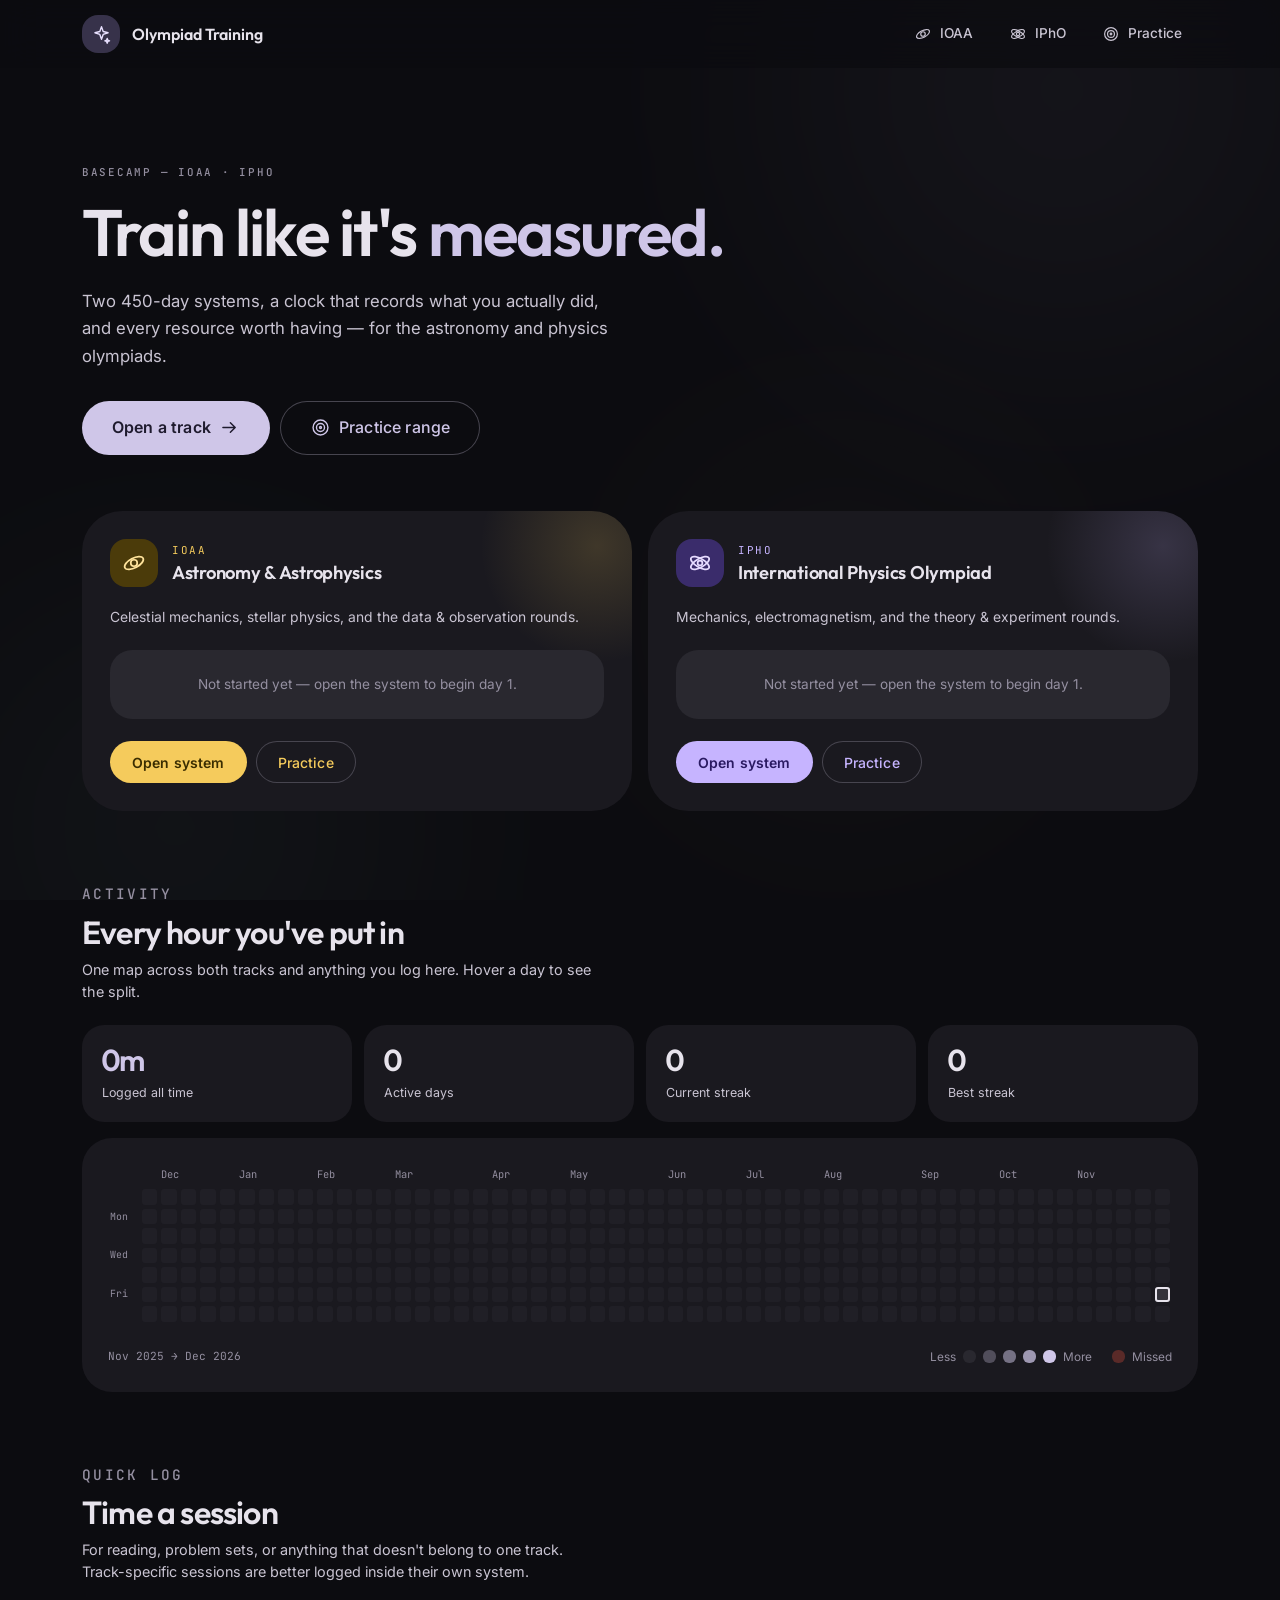
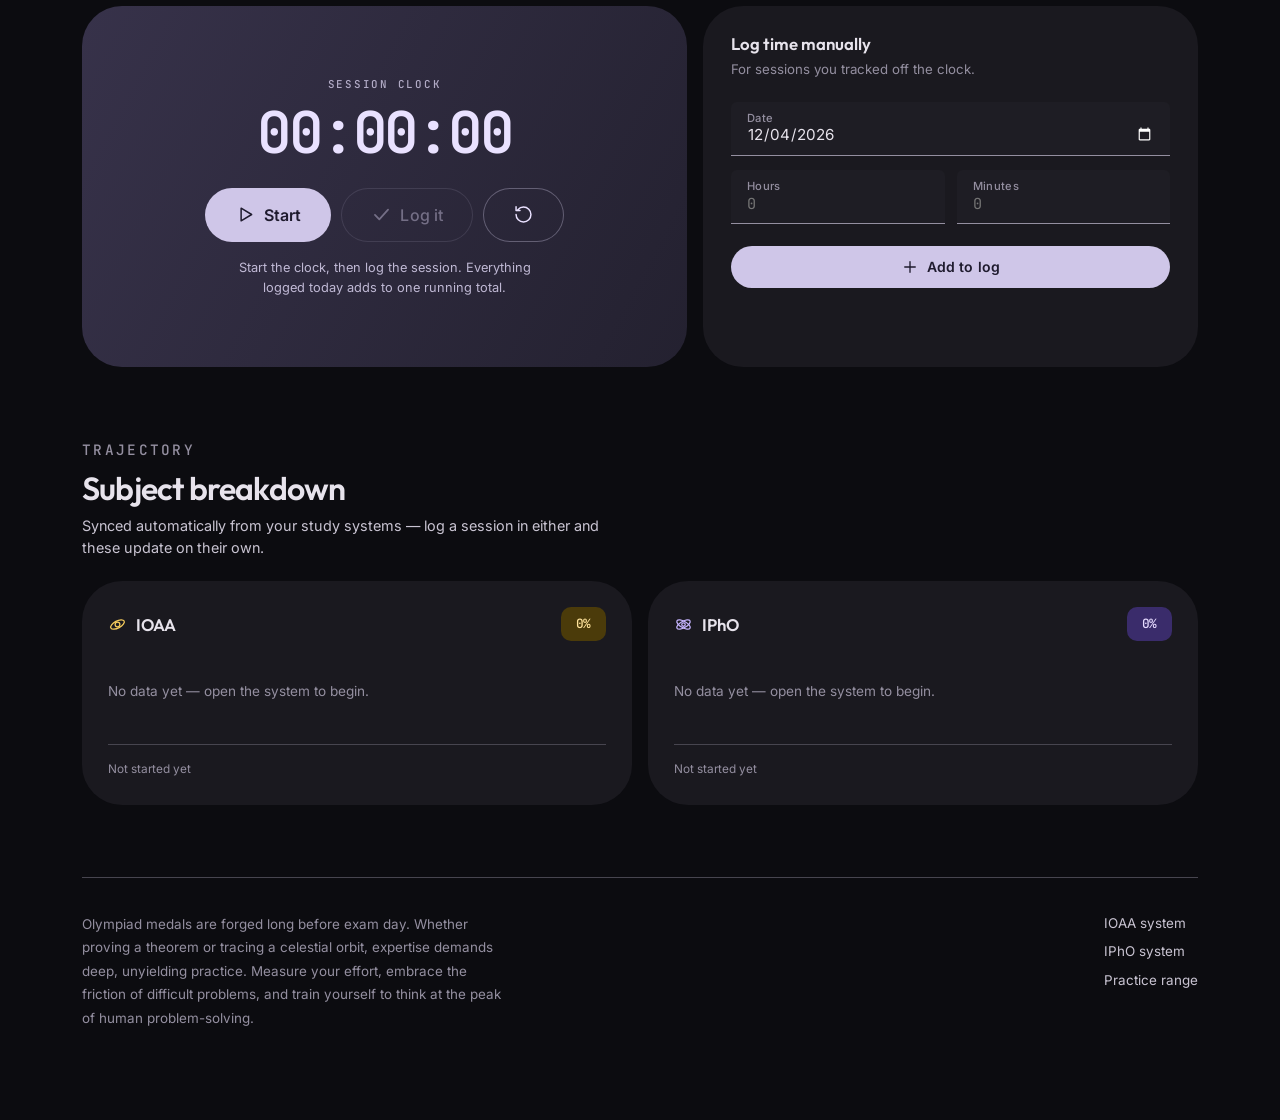
<file: index.html>
<!DOCTYPE html>
<html lang="en" class="t-neutral">
<head>
<meta charset="UTF-8">
<meta name="viewport" content="width=device-width, initial-scale=1">
<title>Olympiad Training — IOAA · IPhO</title>
<meta name="description" content="A training log for the international astronomy and physics olympiads: two 450-day study systems, a session clock, a combined activity map and synced subject progress.">
<meta name="theme-color" content="#0C0C10">
<link rel="preconnect" href="https://fonts.googleapis.com">
<link rel="preconnect" href="https://fonts.gstatic.com" crossorigin>
<link href="https://fonts.googleapis.com/css2?family=Outfit:wght@400;500;600;700&family=Inter:wght@400;500;600&family=JetBrains+Mono:wght@400;500;600&display=swap" rel="stylesheet">
<style>
/* ============================================================================
   Olympiad Training — design system
   Built on Material 3 Expressive: tonal surface layers instead of borders,
   large and varied corner radii, pill-shaped actions, emphasized motion.
   ========================================================================== */

:root{
  /* ---- neutral surface layers (M3 tonal elevation) ---- */
  --surface-dim:        #0C0C10;
  --surface:            #121116;
  --surface-bright:     #38373F;
  --sc-lowest:          #070709;
  --sc-low:             #1A191F;
  --sc:                 #1E1D24;
  --sc-high:            #29282F;
  --sc-highest:         #34333B;

  --on-surface:         #E7E3EC;
  --on-surface-var:     #C9C4D2;
  --outline:            #948FA0;
  --outline-var:        #47454F;

  --scrim:              rgba(6,6,9,.72);

  /* ---- default key colour (overridden per track) ---- */
  --primary:            #E8C24A;
  --on-primary:         #3B2E00;
  --primary-container:  #554300;
  --on-primary-container:#FFE08A;
  --primary-fixed-dim:  #C9A227;

  --secondary:          #D6C9A0;
  --secondary-container:#3A3524;
  --on-secondary-container:#EFE2B8;

  --tertiary:           #9ED3C4;
  --tertiary-container: #24504A;
  --on-tertiary-container:#BFF0E2;

  --error:              #F2B8B5;
  --error-container:    #5A2A28;
  --on-error-container:  #FFDAD6;

  --success:            #86D9A8;
  --success-container:  #1D4A33;
  --on-success-container:#B6F0CD;

  /* ---- shape scale ---- */
  --r-xs:   6px;
  --r-s:    10px;
  --r-m:    16px;
  --r-l:    22px;
  --r-xl:   30px;
  --r-xxl:  40px;
  --r-full: 999px;

  /* ---- motion ---- */
  --m-standard:   cubic-bezier(.2,0,0,1);
  --m-decel:      cubic-bezier(.05,.7,.1,1);
  --m-accel:      cubic-bezier(.3,0,.8,.15);
  --m-spring:     cubic-bezier(.32,1.5,.62,1);
  --d-short:  .18s;
  --d-med:    .32s;
  --d-long:   .5s;

  /* ---- type ---- */
  --font-display: 'Outfit', 'Google Sans', ui-sans-serif, system-ui, sans-serif;
  --font-body:    'Inter', ui-sans-serif, system-ui, -apple-system, sans-serif;
  --font-mono:    'JetBrains Mono', ui-monospace, 'SF Mono', Menlo, monospace;

  /* ---- elevation (for floating elements only) ---- */
  --e1: 0 1px 3px rgba(0,0,0,.4);
  --e2: 0 3px 10px -2px rgba(0,0,0,.5);
  --e3: 0 10px 28px -8px rgba(0,0,0,.62);
  --e4: 0 24px 60px -16px rgba(0,0,0,.7);

  --rail-w: 232px;
}

/* ---- track key colours ------------------------------------------------- */
.t-ioaa{
  --primary:#F5CB5C; --on-primary:#3A2D00; --primary-container:#4B3B0A;
  --on-primary-container:#FFE39B; --primary-fixed-dim:#D4AB2E;
  --secondary:#E0CFA0; --secondary-container:#332E1D; --on-secondary-container:#F0E2BA;
  --tertiary:#9DD5D0; --tertiary-container:#1F4F4C; --on-tertiary-container:#BEF0EB;
}
.t-ipho{
  --primary:#C6B4FF; --on-primary:#2A1A62; --primary-container:#3A2C6B;
  --on-primary-container:#E6DBFF; --primary-fixed-dim:#A48CF0;
  --secondary:#CFC4E4; --secondary-container:#372E4A; --on-secondary-container:#E9DEFA;
  --tertiary:#F2B8D0; --tertiary-container:#5A2843; --on-tertiary-container:#FFD8E8;
}
.t-practice{
  --primary:#7BE0C4; --on-primary:#00382C; --primary-container:#00463A;
  --on-primary-container:#9DFCDF; --primary-fixed-dim:#4FC3A5;
  --secondary:#B4CCC2; --secondary-container:#28382F; --on-secondary-container:#CFE9DD;
  --tertiary:#B5C9E8; --tertiary-container:#2C4463; --on-tertiary-container:#D5E4FF;
}
.t-neutral{
  --primary:#CFC6E8; --on-primary:#1F1B2E; --primary-container:#37324A;
  --on-primary-container:#E9E1FF; --primary-fixed-dim:#B0A6CC;
}

/* ========================================================================== */
*,*::before,*::after{ box-sizing:border-box; }
html{ color-scheme:dark; -webkit-text-size-adjust:100%; scroll-behavior:smooth; }

body{
  margin:0;
  background:var(--surface-dim);
  color:var(--on-surface);
  font-family:var(--font-body);
  font-size:15px; line-height:1.55;
  -webkit-font-smoothing:antialiased;
  min-height:100vh;
  overflow-x:hidden;
}

/* ---- expressive background: soft tonal fields, fixed behind everything ---- */
.bg-field{
  position:fixed; inset:0; z-index:-1; pointer-events:none; overflow:hidden;
  background:var(--surface-dim);
}
.bg-field::before,
.bg-field::after{
  content:''; position:absolute; border-radius:50%;
  filter:blur(100px); opacity:.34;
}
.bg-field::before{
  width:70vw; height:70vw; max-width:900px; max-height:900px;
  top:-28vw; right:-18vw;
  background:radial-gradient(circle, color-mix(in srgb, var(--primary) 17%, transparent), transparent 70%);
}
.bg-field::after{
  width:60vw; height:60vw; max-width:760px; max-height:760px;
  bottom:-24vw; left:-16vw;
  background:radial-gradient(circle, color-mix(in srgb, var(--tertiary) 15%, transparent), transparent 70%);
}
.bg-field i{
  position:absolute; display:block; border-radius:50%;
  width:44vw; height:44vw; max-width:560px; max-height:560px;
  top:38%; left:44%;
  background:radial-gradient(circle, color-mix(in srgb, var(--secondary) 14%, transparent), transparent 70%);
  filter:blur(120px); opacity:.3;
}

@media (prefers-reduced-motion:reduce){
  *{ animation-duration:.001ms!important; transition-duration:.001ms!important; }
  html{ scroll-behavior:auto; }
}

::selection{ background:var(--primary-container); color:var(--on-primary-container); }
a{ color:inherit; }
button,input,textarea,select{ font:inherit; color:inherit; }
:focus-visible{ outline:3px solid var(--primary); outline-offset:2px; }
::-webkit-scrollbar{ width:12px; height:12px; }
::-webkit-scrollbar-track{ background:transparent; }
::-webkit-scrollbar-thumb{ background:var(--sc-highest); border-radius:99px; border:4px solid transparent; background-clip:content-box; }
::-webkit-scrollbar-thumb:hover{ background:var(--outline-var); background-clip:content-box; }

/* ---- type scale (M3) --------------------------------------------------- */
h1,h2,h3,h4,h5{ margin:0; font-family:var(--font-display); font-weight:600; line-height:1.15; }
p{ margin:0; }

.display-l{ font-family:var(--font-display); font-size:clamp(2.9rem,7vw,4.1rem); font-weight:600; letter-spacing:-.03em; line-height:1.02; }
.display-m{ font-family:var(--font-display); font-size:clamp(2.3rem,5vw,3rem);  font-weight:600; letter-spacing:-.025em; line-height:1.06; }
.display-s{ font-family:var(--font-display); font-size:clamp(1.9rem,4vw,2.3rem);font-weight:600; letter-spacing:-.02em; line-height:1.1; }
.headline{  font-family:var(--font-display); font-size:1.6rem;  font-weight:600; letter-spacing:-.015em; }
.title-l{   font-family:var(--font-display); font-size:1.28rem; font-weight:600; letter-spacing:-.01em; }
.title-m{   font-family:var(--font-display); font-size:1.05rem; font-weight:600; letter-spacing:-.005em; }
.title-s{   font-family:var(--font-display); font-size:.92rem;  font-weight:600; }
.body-l{ font-size:1rem;   line-height:1.6; }
.body-m{ font-size:.885rem; line-height:1.6; }
.body-s{ font-size:.8rem;  line-height:1.55; }
.label-l{ font-size:.85rem; font-weight:500; }
.label-m{ font-size:.775rem; font-weight:500; }
.label-s{ font-size:.7rem;  font-weight:500; }

.overline{
  font-family:var(--font-mono); font-size:.68rem; font-weight:500;
  letter-spacing:.16em; text-transform:uppercase;
}
.num{ font-family:var(--font-mono); font-variant-numeric:tabular-nums; letter-spacing:-.03em; }
.on-var{ color:var(--on-surface-var); }
.dim{ color:var(--outline); }
.pri{ color:var(--primary); }

/* ---- buttons ----------------------------------------------------------- */
.btn{
  position:relative; overflow:hidden;
  display:inline-flex; align-items:center; justify-content:center; gap:8px;
  height:42px; padding:0 22px; border:0; border-radius:var(--r-full);
  background:var(--sc-high); color:var(--on-surface);
  font-family:var(--font-body); font-size:.875rem; font-weight:500; letter-spacing:.01em;
  cursor:pointer; text-decoration:none; white-space:nowrap;
  transition:background var(--d-short) var(--m-standard),
             border-radius var(--d-med) var(--m-spring),
             box-shadow var(--d-short) var(--m-standard),
             opacity var(--d-short) var(--m-standard);
}
.btn::after{               /* state layer */
  content:''; position:absolute; inset:0; background:currentColor;
  opacity:0; transition:opacity var(--d-short) var(--m-standard);
}
.btn:hover::after{ opacity:.08; }
.btn:active::after{ opacity:.12; }
.btn:active{ border-radius:var(--r-s); }
.btn:disabled{ opacity:.38; cursor:not-allowed; }
.btn:disabled::after{ opacity:0; }
.btn > *{ position:relative; }
.btn svg{ width:18px; height:18px; flex:none; position:relative; }

.btn-filled{  background:var(--primary); color:var(--on-primary); font-weight:600; }
.btn-tonal{   background:var(--primary-container); color:var(--on-primary-container); }
.btn-tonal-2{ background:var(--secondary-container); color:var(--on-secondary-container); }
.btn-outlined{ background:transparent; color:var(--primary); box-shadow:inset 0 0 0 1px var(--outline-var); }
.btn-outlined:hover{ box-shadow:inset 0 0 0 1px var(--primary); }
.btn-text{ background:transparent; color:var(--primary); padding:0 14px; }
.btn-elevated{ background:var(--sc-low); color:var(--primary); box-shadow:var(--e1); }
.btn-elevated:hover{ box-shadow:var(--e2); }
.btn-error{ background:var(--error-container); color:var(--on-error-container); }
.btn-success{ background:var(--success-container); color:var(--on-success-container); }

.btn-xs{ height:32px; padding:0 14px; font-size:.78rem; }
.btn-xs svg{ width:15px; height:15px; }
.btn-s{ height:36px; padding:0 18px; font-size:.82rem; }
.btn-l{ height:54px; padding:0 30px; font-size:1rem; }
.btn-l svg{ width:21px; height:21px; }
.btn-block{ width:100%; }

/* icon button */
.icon-btn{
  position:relative; overflow:hidden; flex:none;
  display:inline-grid; place-items:center;
  width:42px; height:42px; border:0; border-radius:var(--r-full);
  background:transparent; color:var(--on-surface-var); cursor:pointer;
  transition:background var(--d-short) var(--m-standard), color var(--d-short) var(--m-standard);
}
.icon-btn::after{ content:''; position:absolute; inset:0; background:currentColor; opacity:0; transition:opacity var(--d-short); }
.icon-btn:hover::after{ opacity:.1; }
.icon-btn:hover{ color:var(--on-surface); }
.icon-btn svg{ width:20px; height:20px; position:relative; }
.icon-btn-filled{ background:var(--sc-high); color:var(--on-surface); }
.icon-btn-tonal{ background:var(--primary-container); color:var(--on-primary-container); }
.icon-btn-s{ width:34px; height:34px; }
.icon-btn-s svg{ width:17px; height:17px; }

/* FAB */
.fab{
  position:relative; overflow:hidden;
  display:inline-flex; align-items:center; gap:11px;
  height:58px; padding:0 22px; border:0;
  border-radius:var(--r-l);
  background:var(--primary-container); color:var(--on-primary-container);
  font-family:var(--font-display); font-size:.95rem; font-weight:600;
  cursor:pointer; box-shadow:var(--e3);
  transition:border-radius var(--d-med) var(--m-spring),
             transform var(--d-med) var(--m-spring),
             box-shadow var(--d-short) var(--m-standard);
}
.fab::after{ content:''; position:absolute; inset:0; background:currentColor; opacity:0; transition:opacity var(--d-short); }
.fab:hover::after{ opacity:.09; }
.fab:hover{ transform:translateY(-2px); box-shadow:var(--e4); }
.fab:active{ border-radius:var(--r-s); }
.fab svg{ width:23px; height:23px; flex:none; position:relative; }
.fab span{ position:relative; }
.fab-round{ width:58px; padding:0; justify-content:center; }

/* ---- cards ------------------------------------------------------------- */
.card{
  background:var(--sc-low);
  border-radius:var(--r-xl);
  padding:26px;
}
.card-low{ background:color-mix(in srgb, var(--sc-low) 82%, transparent); backdrop-filter:blur(12px); }
.card-high{ background:var(--sc-high); }
.card-primary{ background:var(--primary-container); color:var(--on-primary-container); }
.card-secondary{ background:var(--secondary-container); color:var(--on-secondary-container); }
.card-tertiary{ background:var(--tertiary-container); color:var(--on-tertiary-container); }
.card-outlined{ background:transparent; box-shadow:inset 0 0 0 1px var(--outline-var); }
.card-tight{ padding:20px; }
.card-flush{ padding:0; overflow:hidden; }

.card-head{ display:flex; align-items:center; justify-content:space-between; gap:14px; margin-bottom:20px; }
.card-head > svg{ width:20px; height:20px; flex:none; opacity:.6; }
.card-head .overline{ color:var(--outline); }

/* ---- chips ------------------------------------------------------------- */
.chip{
  position:relative; overflow:hidden;
  display:inline-flex; align-items:center; gap:7px;
  height:34px; padding:0 15px; border:0; border-radius:var(--r-s);
  background:var(--sc-high); color:var(--on-surface-var);
  font-size:.8rem; font-weight:500; cursor:default; white-space:nowrap;
  transition:background var(--d-short) var(--m-standard), color var(--d-short) var(--m-standard);
}
.chip svg{ width:16px; height:16px; flex:none; }
button.chip{ cursor:pointer; }
button.chip:hover{ background:var(--sc-highest); color:var(--on-surface); }
.chip-on{ background:var(--primary-container); color:var(--on-primary-container); }
button.chip-on:hover{ background:var(--primary-container); }
.chip-outlined{ background:transparent; box-shadow:inset 0 0 0 1px var(--outline-var); }
.chip-xs{ height:27px; padding:0 11px; font-size:.72rem; }
.chip-pri{ background:var(--primary-container); color:var(--on-primary-container); }
.chip-ok{ background:var(--success-container); color:var(--on-success-container); }
.chip-err{ background:var(--error-container); color:var(--on-error-container); }

/* ---- segmented button (M3) --------------------------------------------- */
.segmented{ display:inline-flex; border-radius:var(--r-full); box-shadow:inset 0 0 0 1px var(--outline-var); overflow:hidden; }
.segmented button{
  position:relative; display:inline-flex; align-items:center; gap:6px;
  height:40px; padding:0 18px; border:0; background:transparent;
  color:var(--on-surface-var); font-size:.82rem; font-weight:500; cursor:pointer;
  transition:background var(--d-short) var(--m-standard), color var(--d-short) var(--m-standard);
}
.segmented button + button{ box-shadow:inset 1px 0 0 var(--outline-var); }
.segmented button:hover{ background:color-mix(in srgb, var(--on-surface) 8%, transparent); }
.segmented button.on{ background:var(--secondary-container); color:var(--on-secondary-container); }
.segmented button svg{ width:16px; height:16px; }

/* ---- inputs ------------------------------------------------------------ */
.field{ position:relative; }
.field input, .field textarea, .field select, .input{
  width:100%; height:54px; padding:20px 16px 6px;
  background:var(--sc); color:var(--on-surface);
  border:0; border-bottom:1px solid var(--outline);
  border-radius:var(--r-xs) var(--r-xs) 0 0;
  font-size:.95rem;
  transition:background var(--d-short) var(--m-standard), border-color var(--d-short) var(--m-standard);
}
.field textarea{ height:auto; min-height:120px; padding:22px 16px 12px; resize:vertical; line-height:1.65; }
.field input:hover, .field textarea:hover{ background:var(--sc-high); }
.field input:focus, .field textarea:focus, .field select:focus{
  outline:none; background:var(--sc-high);
  border-bottom:2px solid var(--primary); padding-bottom:5px;
}
.field > label{
  position:absolute; left:16px; top:8px;
  font-size:.7rem; font-weight:500; letter-spacing:.03em;
  color:var(--outline); pointer-events:none;
  transition:color var(--d-short) var(--m-standard);
}
.field:focus-within > label{ color:var(--primary); }
.field input[type=number]{ font-family:var(--font-mono); }
.field .suffix{ position:absolute; right:16px; bottom:8px; font-size:.8rem; color:var(--outline); pointer-events:none; }

/* plain input (search / select pills) */
.input-pill{
  height:40px; padding:0 16px; border-radius:var(--r-full);
  background:var(--sc-high); color:var(--on-surface);
  border:0; font-size:.83rem;
}
.input-pill:focus{ outline:2px solid var(--primary); outline-offset:0; }
select.input-pill{ padding-right:34px; appearance:none;
  background-image:linear-gradient(45deg,transparent 50%,var(--outline) 50%),linear-gradient(135deg,var(--outline) 50%,transparent 50%);
  background-position:calc(100% - 18px) 18px, calc(100% - 13px) 18px;
  background-size:5px 5px,5px 5px; background-repeat:no-repeat; }

/* ---- linear progress (M3 expressive: gap + stop dot) ------------------- */
.bar{
  position:relative; height:8px; border-radius:var(--r-full);
  background:var(--sc-highest); overflow:visible;
}
.bar > i{
  display:block; height:100%; width:0%; border-radius:var(--r-full);
  background:var(--primary);
  transition:width var(--d-long) var(--m-decel);
}
.bar::after{                    /* stop indicator */
  content:''; position:absolute; right:2px; top:50%; transform:translateY(-50%);
  width:4px; height:4px; border-radius:50%; background:var(--primary); opacity:.55;
}
.bar-s{ height:5px; }
.bar-s::after{ width:3px; height:3px; }
.bar-l{ height:12px; }
.bar-l::after{ width:5px; height:5px; }

/* ---- list rows --------------------------------------------------------- */
.row-list{ display:flex; flex-direction:column; }
.row-item{
  position:relative; overflow:hidden;
  display:flex; align-items:center; gap:14px;
  padding:14px 16px; border-radius:var(--r-m);
  transition:background var(--d-short) var(--m-standard);
}
.row-item + .row-item{ margin-top:2px; }

/* ---- dialog ------------------------------------------------------------ */
.scrim{
  position:fixed; inset:0; z-index:300; display:grid; place-items:center; padding:20px;
  background:var(--scrim); backdrop-filter:blur(4px);
  opacity:0; visibility:hidden; transition:opacity var(--d-med) var(--m-standard), visibility var(--d-med);
}
.scrim.show{ opacity:1; visibility:visible; }
.dialog{
  width:100%; max-width:400px;
  background:var(--sc-high); color:var(--on-surface);
  border-radius:var(--r-xxl); padding:28px;
  box-shadow:var(--e4);
  transform:translateY(20px) scale(.94); opacity:0;
  transition:transform var(--d-med) var(--m-spring), opacity var(--d-short) var(--m-standard);
}
.scrim.show .dialog{ transform:none; opacity:1; }
.dialog-icon{
  width:46px; height:46px; margin:0 auto 16px; border-radius:var(--r-m);
  display:grid; place-items:center;
  background:var(--primary-container); color:var(--on-primary-container);
}
.dialog-icon svg{ width:24px; height:24px; }
.dialog h3{ text-align:center; margin-bottom:8px; }
.dialog .dialog-sub{ text-align:center; color:var(--on-surface-var); font-size:.86rem; margin-bottom:22px; }
.dialog-actions{ display:flex; justify-content:flex-end; gap:8px; margin-top:24px; }

/* ---- snackbar ---------------------------------------------------------- */
.snackbar{
  position:fixed; left:50%; bottom:26px; z-index:400;
  transform:translate(-50%,140%);
  display:flex; align-items:center; gap:14px;
  min-width:280px; max-width:min(560px,calc(100vw - 32px));
  padding:14px 20px; border-radius:var(--r-m);
  background:var(--sc-highest); color:var(--on-surface);
  box-shadow:var(--e4);
  pointer-events:none;   /* status only — must never swallow taps */
  opacity:0; visibility:hidden;
  transition:transform var(--d-med) var(--m-spring),
             opacity var(--d-med) var(--m-standard), visibility var(--d-med);
}
.snackbar.show{ transform:translate(-50%,0); opacity:1; visibility:visible; }
.snack-icon{
  width:32px; height:32px; flex:none; border-radius:var(--r-s);
  display:grid; place-items:center;
  background:var(--primary-container); color:var(--on-primary-container);
}
.snack-icon svg{ width:17px; height:17px; }
.snack-title{ font-family:var(--font-display); font-size:.9rem; font-weight:600; }
.snack-sub{ font-size:.8rem; color:var(--on-surface-var); }
@media (max-width:700px){ .snackbar{ bottom:96px; } }

/* ---- switch (M3) ------------------------------------------------------- */
.switch{ position:relative; display:inline-block; width:48px; height:28px; flex:none; }
.switch input{ position:absolute; opacity:0; width:0; height:0; }
.switch .track{
  position:absolute; inset:0; border-radius:var(--r-full); cursor:pointer;
  background:var(--sc-highest); box-shadow:inset 0 0 0 2px var(--outline-var);
  transition:background var(--d-med) var(--m-standard), box-shadow var(--d-med) var(--m-standard);
}
.switch .track::before{
  content:''; position:absolute; left:6px; top:50%; width:14px; height:14px;
  border-radius:50%; background:var(--outline); transform:translateY(-50%);
  transition:all var(--d-med) var(--m-spring);
}
.switch input:checked + .track{ background:var(--primary); box-shadow:none; }
.switch input:checked + .track::before{ left:26px; width:20px; height:20px; background:var(--on-primary); }

/* ---- layout helpers ---------------------------------------------------- */
.stack{ display:flex; flex-direction:column; gap:16px; }
.stack-l{ display:flex; flex-direction:column; gap:24px; }
.row{ display:flex; align-items:center; gap:10px; flex-wrap:wrap; }
.spread{ display:flex; align-items:center; justify-content:space-between; gap:14px; flex-wrap:wrap; }
.grow{ flex:1; min-width:0; }
.sr-only{ position:absolute; width:1px; height:1px; overflow:hidden; clip:rect(0 0 0 0); white-space:nowrap; }

/* entrance */
.rv{ opacity:0; transform:translateY(18px); transition:opacity var(--d-long) var(--m-decel), transform var(--d-long) var(--m-decel); }
.rv.in{ opacity:1; transform:none; }
@media (prefers-reduced-motion:reduce){ .rv{ opacity:1; transform:none; } }

/* ============================================================================
   Basecamp — the home screen across both tracks
   ========================================================================== */

.top-app-bar{
  position:sticky; top:0; z-index:60;
  background:color-mix(in srgb, var(--surface-dim) 78%, transparent);
  backdrop-filter:blur(20px) saturate(180%);
}
.tab-inner{
  max-width:1180px; margin:0 auto; padding:14px clamp(16px,4vw,32px);
  display:flex; align-items:center; justify-content:space-between; gap:16px;
}
.brand{ display:flex; align-items:center; gap:12px; text-decoration:none; }
.brand-mark{
  width:38px; height:38px; border-radius:var(--r-m); flex:none;
  display:grid; place-items:center;
  background:var(--primary-container); color:var(--on-primary-container);
}
.brand-mark svg{ width:21px; height:21px; }
.brand-name{ font-family:var(--font-display); font-size:1rem; font-weight:600; }
.top-links{ display:flex; gap:4px; }
.top-links a{
  display:inline-flex; align-items:center; gap:8px;
  height:40px; padding:0 16px; border-radius:var(--r-full);
  color:var(--on-surface-var); text-decoration:none; font-size:.85rem; font-weight:500;
  transition:background var(--d-short) var(--m-standard), color var(--d-short) var(--m-standard);
}
.top-links a:hover{ background:var(--sc-low); color:var(--on-surface); }
.top-links svg{ width:18px; height:18px; }
@media (max-width:620px){ .top-links a span{ display:none; } .top-links a{ padding:0 11px; } }

main{ max-width:1180px; margin:0 auto; padding:0 clamp(16px,4vw,32px) 90px; }

/* ---------- hero -------------------------------------------------------- */
.hero{ padding:clamp(48px,9vw,96px) 0 clamp(34px,5vw,56px); }
.hero .overline{ color:var(--outline); margin-bottom:18px; }
.hero h1{ max-width:16ch; margin-bottom:22px; }
.hero h1 em{ font-style:normal; color:var(--primary); }
.hero-sub{ font-size:1.05rem; color:var(--on-surface-var); max-width:50ch; line-height:1.65; }
.hero-actions{ display:flex; gap:10px; flex-wrap:wrap; margin-top:30px; }

/* ---------- track cards -------------------------------------------------- */
.tracks{ display:grid; grid-template-columns:1fr 1fr; gap:16px; margin-bottom:clamp(40px,6vw,72px); }
@media (max-width:820px){ .tracks{ grid-template-columns:1fr; } }

.track{
  position:relative; overflow:hidden;
  display:flex; flex-direction:column;
  border-radius:var(--r-xxl); padding:28px;
  background:var(--sc-low);
  transition:transform var(--d-med) var(--m-spring), background var(--d-med) var(--m-standard);
}
.track:hover{ transform:translateY(-3px); background:var(--sc); }
.track::before{
  content:''; position:absolute; right:-90px; top:-90px;
  width:250px; height:250px; border-radius:50%;
  background:radial-gradient(circle, color-mix(in srgb, var(--primary) 17%, transparent), transparent 66%);
  pointer-events:none;
}
.track-head{ display:flex; align-items:center; gap:14px; margin-bottom:20px; position:relative; }
.track-mark{
  width:48px; height:48px; flex:none; border-radius:var(--r-m);
  display:grid; place-items:center;
  background:var(--primary-container); color:var(--on-primary-container);
}
.track-mark svg{ width:26px; height:26px; }
.track-tag{ font-family:var(--font-mono); font-size:.68rem; letter-spacing:.16em; text-transform:uppercase; color:var(--primary); }
.track-head h2{ font-size:1.15rem; margin-top:3px; letter-spacing:-.015em; }
.track-desc{ font-size:.87rem; color:var(--on-surface-var); margin-bottom:22px; position:relative; }

.track-rank{
  display:flex; align-items:center; gap:14px;
  padding:14px 16px; border-radius:var(--r-l);
  background:var(--sc-high); margin-bottom:14px; position:relative;
}
.track-rank .r-orb{
  width:42px; height:42px; flex:none; border-radius:var(--r-s);
  display:grid; place-items:center;
  font-family:var(--font-display); font-size:1.18rem; font-weight:600;
  background:var(--primary-container); color:var(--on-primary-container);
}
.track-rank .r-name{ font-family:var(--font-display); font-size:.95rem; font-weight:600; }
.track-rank .r-sub{ font-size:.75rem; color:var(--outline); }

.track-stats{ display:grid; grid-template-columns:repeat(3,1fr); gap:10px; margin-bottom:20px; position:relative; }
.tstat{ padding:13px 14px; border-radius:var(--r-m); background:var(--sc-high); }
.tstat b{ display:block; font-family:var(--font-display); font-size:1.35rem; font-weight:600; letter-spacing:-.03em; line-height:1.1; }
.tstat span{ font-size:.72rem; color:var(--outline); }

.track-bar{ margin-bottom:22px; position:relative; }
.track-bar .spread{ margin-bottom:9px; font-size:.8rem; }
.track-actions{ display:flex; gap:9px; flex-wrap:wrap; margin-top:auto; position:relative; }

.track-empty{
  text-align:center; padding:24px 12px; color:var(--outline); font-size:.85rem;
  border-radius:var(--r-l); background:var(--sc-high); margin-bottom:22px; position:relative;
}

/* ---------- section ------------------------------------------------------ */
.section{ margin-bottom:clamp(40px,6vw,72px); }
.section-head{ margin-bottom:22px; }
.section-head .overline{ color:var(--outline); }
.section-head h2{ font-size:clamp(1.5rem,3vw,2rem); letter-spacing:-.025em; margin-top:8px; }
.section-head p{ font-size:.9rem; color:var(--on-surface-var); margin-top:8px; max-width:58ch; }

/* ---------- activity ----------------------------------------------------- */
.act-grid{ display:grid; grid-template-columns:repeat(4,1fr); gap:12px; margin-bottom:16px; }
@media (max-width:700px){ .act-grid{ grid-template-columns:repeat(2,1fr); } }
.act-tile{ background:var(--sc-low); border-radius:var(--r-l); padding:20px; }
.act-tile .a-val{ font-family:var(--font-display); font-size:1.9rem; font-weight:600; letter-spacing:-.035em; line-height:1; }
.act-tile .a-lab{ font-size:.78rem; color:var(--on-surface-var); margin-top:7px; }
.act-tile:first-child .a-val{ color:var(--primary); }

.cal-wrap{ overflow-x:auto; padding:2px 2px 6px; }
.cal-scroll{ min-width:760px; }
.cal-months{
  display:grid; grid-template-columns:repeat(53,minmax(0,1fr));
  gap:4px; margin:0 0 7px 32px;
  font-family:var(--font-mono); font-size:.65rem; color:var(--outline);
}
.cal-months span{ grid-row:1; white-space:nowrap; }
.cal-body{ display:flex; gap:8px; align-items:flex-start; }
.cal-days{
  display:grid; grid-template-rows:repeat(7,1fr); gap:4px;
  width:24px; flex:none;
  font-family:var(--font-mono); font-size:.62rem; color:var(--outline);
}
.cal-days span{ display:flex; align-items:center; height:100%; }
.cal{
  flex:1; display:grid;
  grid-template-columns:repeat(53,minmax(0,1fr));
  grid-template-rows:repeat(7,1fr);
  grid-auto-flow:column; gap:4px;
}
.cell{
  aspect-ratio:1; border-radius:3px;
  background:var(--sc-high);
  transition:transform var(--d-short) var(--m-spring);
}
.cell:hover{ transform:scale(1.4); position:relative; z-index:3; }
.cell.lv-future,
.cell.lv-none{ background:color-mix(in srgb, var(--sc-high) 45%, transparent); }
.cell.lv-pending{ background:var(--sc-highest); box-shadow:inset 0 0 0 1.5px var(--outline-var); }
.cell.lv-miss{ background:var(--error-container); }
.cell.lv-1{ background:color-mix(in srgb, var(--primary) 24%, var(--sc-high)); }
.cell.lv-2{ background:color-mix(in srgb, var(--primary) 46%, var(--sc-high)); }
.cell.lv-3{ background:color-mix(in srgb, var(--primary) 70%, var(--sc-high)); }
.cell.lv-4{ background:var(--primary); }

.cal-foot{ display:flex; align-items:center; justify-content:space-between; gap:16px; flex-wrap:wrap; margin-top:20px; }
.cal-range{ font-family:var(--font-mono); font-size:.7rem; color:var(--outline); }
.legend{ display:flex; align-items:center; gap:7px; font-size:.74rem; color:var(--outline); }
.legend .sw{ width:13px; height:13px; border-radius:var(--r-xs); }
.legend .gap{ width:6px; }

.tooltip{
  position:fixed; z-index:200; pointer-events:none;
  padding:10px 14px; border-radius:var(--r-s);
  background:var(--sc-highest); box-shadow:var(--e3);
  font-size:.76rem; white-space:nowrap;
  opacity:0; transform:translate(-50%,-100%) translateY(-10px);
  transition:opacity var(--d-short) var(--m-standard);
}
.tooltip.visible{ opacity:1; }
.tt-date{ display:block; font-family:var(--font-mono); font-size:.68rem; color:var(--outline); margin-bottom:3px; }
.tt-hours{ font-family:var(--font-display); font-weight:600; }
.tt-split{ display:block; font-size:.7rem; color:var(--on-surface-var); margin-top:3px; }

/* ---------- quick log ---------------------------------------------------- */
.log-grid{ display:grid; grid-template-columns:1.1fr .9fr; gap:16px; }
@media (max-width:820px){ .log-grid{ grid-template-columns:1fr; } }

.clock-card{
  background:linear-gradient(118deg,
      var(--primary-container) 0%,
      color-mix(in srgb, var(--primary-container) 55%, var(--surface-dim)) 100%);
  color:var(--on-primary-container);
  border-radius:var(--r-xxl); padding:34px 30px;
  display:flex; flex-direction:column; align-items:center; justify-content:center; text-align:center;
}
.clock-read{
  font-family:var(--font-mono); font-size:clamp(2.6rem,7vw,3.6rem); font-weight:600;
  letter-spacing:-.055em; font-variant-numeric:tabular-nums; line-height:1;
}
.clock-card.running .clock-read{ animation:tpulse 2s var(--m-standard) infinite; }
@keyframes tpulse{ 0%,100%{opacity:1} 50%{opacity:.72} }
.clock-actions{ display:flex; gap:10px; flex-wrap:wrap; justify-content:center; margin:26px 0 16px; }
.clock-card .btn-filled{ background:var(--primary); color:var(--on-primary); }
.clock-card .btn-outlined{ color:inherit; box-shadow:inset 0 0 0 1px color-mix(in srgb, currentColor 30%, transparent); }
.clock-card .btn-outlined:hover{ box-shadow:inset 0 0 0 1px currentColor; }
.clock-note{ font-size:.8rem; opacity:.78; max-width:40ch; }

.manual-card{ background:var(--sc-low); border-radius:var(--r-xxl); padding:28px; }
.manual-card h3{ font-size:1.05rem; margin-bottom:6px; }
.manual-card > p{ font-size:.83rem; color:var(--outline); margin-bottom:22px; }
.split2{ display:grid; grid-template-columns:1fr 1fr; gap:12px; margin-top:14px; }
.manual-status{ min-height:1.2em; font-size:.8rem; color:var(--primary); margin-top:14px; }

/* ---------- breakdown ---------------------------------------------------- */
.break-grid{ display:grid; grid-template-columns:1fr 1fr; gap:16px; }
@media (max-width:820px){ .break-grid{ grid-template-columns:1fr; } }
.break-card{ background:var(--sc-low); border-radius:var(--r-xxl); padding:26px; }
.break-head{ display:flex; align-items:center; justify-content:space-between; gap:12px; margin-bottom:20px; }
.break-head h3{ font-size:1.05rem; display:flex; align-items:center; gap:9px; }
.break-head h3 svg{ width:19px; height:19px; color:var(--primary); }
.break-topics{ list-style:none; margin:0; padding:0; display:flex; flex-direction:column; gap:13px; }
.break-topic{ display:grid; grid-template-columns:minmax(0,1fr) minmax(0,1fr) 42px; gap:12px; align-items:center; }
.bt-name{ font-size:.83rem; color:var(--on-surface-var); white-space:nowrap; overflow:hidden; text-overflow:ellipsis; }
.bt-pct{ font-family:var(--font-mono); font-size:.72rem; color:var(--outline); text-align:right; }
.break-meta{ font-size:.74rem; color:var(--outline); margin-top:22px; padding-top:16px; box-shadow:inset 0 1px 0 var(--outline-var); }
.break-empty{ font-size:.85rem; color:var(--outline); padding:20px 0; }

/* ---------- footer ------------------------------------------------------- */
.foot{
  display:flex; gap:36px; justify-content:space-between; flex-wrap:wrap;
  padding-top:36px; box-shadow:inset 0 1px 0 var(--outline-var);
}
.foot p{ font-size:.84rem; color:var(--outline); max-width:54ch; line-height:1.75; }
.foot nav{ display:flex; flex-direction:column; gap:8px; }
.foot nav a{ font-size:.84rem; color:var(--on-surface-var); text-decoration:none; }
.foot nav a:hover{ color:var(--primary); }

</style>
</head>
<body>
<div class="bg-field" aria-hidden="true"><i></i></div>
<svg width="0" height="0" style="position:absolute" aria-hidden="true" focusable="false">
<defs>
<g id="i-dash" fill="none" stroke="currentColor" stroke-width="1.6" stroke-linecap="round" stroke-linejoin="round"><rect x="3" y="3" width="7" height="8" rx="1.5"/><rect x="14" y="3" width="7" height="5" rx="1.5"/><rect x="14" y="11" width="7" height="10" rx="1.5"/><rect x="3" y="14" width="7" height="7" rx="1.5"/></g>
<g id="i-today" fill="none" stroke="currentColor" stroke-width="1.6" stroke-linecap="round" stroke-linejoin="round"><rect x="3.5" y="4.5" width="17" height="16" rx="2.5"/><path d="M8 3v3M16 3v3M3.5 9.5h17"/><path d="M9 14l2 2 4-4"/></g>
<g id="i-map" fill="none" stroke="currentColor" stroke-width="1.6" stroke-linecap="round" stroke-linejoin="round"><path d="M9 4L3.5 6.2v13.3L9 17.3l6 2.2 5.5-2.2V4L15 6.2 9 4z"/><path d="M9 4v13.3M15 6.2v13.3"/></g>
<g id="i-flame" fill="none" stroke="currentColor" stroke-width="1.6" stroke-linecap="round" stroke-linejoin="round"><path d="M12 2.8s4.6 3.6 4.6 8.2a4.6 4.6 0 01-9.2 0c0-1.5.5-2.6 1.1-3.5.3 1.2 1 2 1.9 2.3-.3-2.6.6-5.3 1.6-7z"/><path d="M12 21.2a4.6 4.6 0 004.6-4.6c0-1.7-1-3.2-2.2-4.4"/></g>
<g id="i-book" fill="none" stroke="currentColor" stroke-width="1.6" stroke-linecap="round" stroke-linejoin="round"><path d="M4 4.5A1.5 1.5 0 015.5 3H18a1 1 0 011 1v14a1 1 0 01-1 1H5.5A1.5 1.5 0 004 20.5v-16z"/><path d="M4 17.5A1.5 1.5 0 015.5 16H19"/><path d="M8 7.5h7"/></g>
<g id="i-trophy" fill="none" stroke="currentColor" stroke-width="1.6" stroke-linecap="round" stroke-linejoin="round"><path d="M7 4h10v5a5 5 0 01-10 0V4z"/><path d="M7 6H4.5v1A3.5 3.5 0 007.6 10.5M17 6h2.5v1a3.5 3.5 0 01-3.1 3.5"/><path d="M12 14v3M8.5 20.5h7M10 17.5h4l.5 3h-5l.5-3z"/></g>
<g id="i-library" fill="none" stroke="currentColor" stroke-width="1.6" stroke-linecap="round" stroke-linejoin="round"><path d="M4 4h3.5v16H4zM9.5 4H13v16H9.5z"/><path d="M15.4 5.2l3.3-.9 3 12.5-3.3.9z"/></g>
<g id="i-play" fill="none" stroke="currentColor" stroke-width="1.7" stroke-linecap="round" stroke-linejoin="round"><path d="M7 4.8l12 7.2-12 7.2V4.8z"/></g>
<g id="i-pause" fill="none" stroke="currentColor" stroke-width="1.7" stroke-linecap="round" stroke-linejoin="round"><path d="M8.5 4.5v15M15.5 4.5v15"/></g>
<g id="i-reset" fill="none" stroke="currentColor" stroke-width="1.7" stroke-linecap="round" stroke-linejoin="round"><path d="M3.5 12a8.5 8.5 0 108.5-8.5c-2.6 0-4.9 1.2-6.4 3"/><path d="M3.5 3v4.5H8"/></g>
<g id="i-check" fill="none" stroke="currentColor" stroke-width="2" stroke-linecap="round" stroke-linejoin="round"><path d="M4.5 12.5l5 5 10-11"/></g>
<g id="i-plus" fill="none" stroke="currentColor" stroke-width="1.8" stroke-linecap="round"><path d="M12 5v14M5 12h14"/></g>
<g id="i-home" fill="none" stroke="currentColor" stroke-width="1.6" stroke-linecap="round" stroke-linejoin="round"><path d="M3.5 10.5L12 3.5l8.5 7"/><path d="M5.5 9.5v10h13v-10"/><path d="M9.5 19.5v-6h5v6"/></g>
<g id="i-arrow-r" fill="none" stroke="currentColor" stroke-width="1.7" stroke-linecap="round" stroke-linejoin="round"><path d="M4.5 12h14M13 6.5l5.5 5.5L13 17.5"/></g>
<g id="i-chevron" fill="none" stroke="currentColor" stroke-width="1.7" stroke-linecap="round" stroke-linejoin="round"><path d="M5.5 9l6.5 6.5L18.5 9"/></g>
<g id="i-menu" fill="none" stroke="currentColor" stroke-width="1.7" stroke-linecap="round"><path d="M4 7h16M4 12h16M4 17h16"/></g>
<g id="i-external" fill="none" stroke="currentColor" stroke-width="1.6" stroke-linecap="round" stroke-linejoin="round"><path d="M13.5 4.5H19.5V10.5"/><path d="M19.5 4.5L11 13"/><path d="M18 14v4.5a1.5 1.5 0 01-1.5 1.5h-11A1.5 1.5 0 014 18.5v-11A1.5 1.5 0 015.5 6H10"/></g>
<g id="i-orbit" fill="none" stroke="currentColor" stroke-width="1.6" stroke-linecap="round" stroke-linejoin="round"><circle cx="12" cy="12" r="3"/><ellipse cx="12" cy="12" rx="9.5" ry="4.5" transform="rotate(-28 12 12)"/></g>
<g id="i-atom" fill="none" stroke="currentColor" stroke-width="1.6" stroke-linecap="round" stroke-linejoin="round"><circle cx="12" cy="12" r="2.2"/><ellipse cx="12" cy="12" rx="9.5" ry="4" transform="rotate(30 12 12)"/><ellipse cx="12" cy="12" rx="9.5" ry="4" transform="rotate(-30 12 12)"/></g>
<g id="i-target" fill="none" stroke="currentColor" stroke-width="1.6" stroke-linecap="round" stroke-linejoin="round"><circle cx="12" cy="12" r="8.5"/><circle cx="12" cy="12" r="4.6"/><circle cx="12" cy="12" r="1.1"/></g>
<g id="i-clock" fill="none" stroke="currentColor" stroke-width="1.6" stroke-linecap="round" stroke-linejoin="round"><circle cx="12" cy="12" r="8.5"/><path d="M12 7v5.3l3.4 2"/></g>
<g id="i-search" fill="none" stroke="currentColor" stroke-width="1.7" stroke-linecap="round" stroke-linejoin="round"><circle cx="11" cy="11" r="6.5"/><path d="M15.8 15.8L20.5 20.5"/></g>
<g id="i-flag" fill="none" stroke="currentColor" stroke-width="1.7" stroke-linecap="round" stroke-linejoin="round"><path d="M5.5 21V3.5M5.5 4.5h11l-2 3.5 2 3.5h-11"/></g>
<g id="i-spark" fill="none" stroke="currentColor" stroke-width="1.6" stroke-linecap="round" stroke-linejoin="round"><path d="M12 3l1.9 5.6L19.5 10l-5.6 1.9L12 17.5l-1.9-5.6L4.5 10l5.6-1.4L12 3z"/><path d="M18.5 16.5l.7 2 2 .7-2 .7-.7 2-.7-2-2-.7 2-.7.7-2z"/></g>
<g id="i-close" fill="none" stroke="currentColor" stroke-width="1.8" stroke-linecap="round"><path d="M6 6l12 12M18 6L6 18"/></g>
<g id="i-gear" fill="none" stroke="currentColor" stroke-width="1.5" stroke-linecap="round" stroke-linejoin="round"><circle cx="12" cy="12" r="3"/><path d="M19.4 15a1.6 1.6 0 00.3 1.8l.1.1a2 2 0 11-2.8 2.8l-.1-.1a1.6 1.6 0 00-1.8-.3 1.6 1.6 0 00-1 1.5V21a2 2 0 11-4 0v-.1A1.6 1.6 0 009 19.4a1.6 1.6 0 00-1.8.3l-.1.1a2 2 0 11-2.8-2.8l.1-.1a1.6 1.6 0 00.3-1.8 1.6 1.6 0 00-1.5-1H3a2 2 0 110-4h.1A1.6 1.6 0 004.6 9a1.6 1.6 0 00-.3-1.8l-.1-.1a2 2 0 112.8-2.8l.1.1a1.6 1.6 0 001.8.3H9a1.6 1.6 0 001-1.5V3a2 2 0 114 0v.1a1.6 1.6 0 001 1.5 1.6 1.6 0 001.8-.3l.1-.1a2 2 0 112.8 2.8l-.1.1a1.6 1.6 0 00-.3 1.8V9a1.6 1.6 0 001.5 1H21a2 2 0 110 4h-.1a1.6 1.6 0 00-1.5 1z"/></g>
<g id="i-send" fill="none" stroke="currentColor" stroke-width="1.7" stroke-linecap="round" stroke-linejoin="round"><path d="M20.5 3.5L10.5 13.5M20.5 3.5l-6.5 17-3.5-7-7-3.5 17-6.5z"/></g>
<g id="i-users" fill="none" stroke="currentColor" stroke-width="1.6" stroke-linecap="round" stroke-linejoin="round"><circle cx="9" cy="8" r="3.4"/><path d="M2.8 20a6.2 6.2 0 0112.4 0"/><path d="M16.2 5.2a3.4 3.4 0 010 5.6M17.5 14.4A6.2 6.2 0 0121.2 20"/></g>
<g id="i-bulb" fill="none" stroke="currentColor" stroke-width="1.6" stroke-linecap="round" stroke-linejoin="round"><path d="M9 17.5h6M10 20.5h4"/><path d="M12 3a6 6 0 00-3.5 10.9c.5.4.8 1 .8 1.6h5.4c0-.6.3-1.2.8-1.6A6 6 0 0012 3z"/></g>
<g id="i-doc" fill="none" stroke="currentColor" stroke-width="1.6" stroke-linecap="round" stroke-linejoin="round"><path d="M14 3.5H7A1.5 1.5 0 005.5 5v14A1.5 1.5 0 007 20.5h10a1.5 1.5 0 001.5-1.5V8L14 3.5z"/><path d="M13.5 3.5V8.5H18.5M8.5 13h7M8.5 16.5h5"/></g>
<g id="i-chart" fill="none" stroke="currentColor" stroke-width="1.7" stroke-linecap="round" stroke-linejoin="round"><path d="M4 20V4M4 20h16"/><rect x="7.5" y="12" width="3.2" height="5" rx="1"/><rect x="13.3" y="8" width="3.2" height="9" rx="1"/><path d="M7 8.5l3.5-3.5 3 2.5 4-4"/></g>
<g id="i-chev-left" fill="none" stroke="currentColor" stroke-width="1.9" stroke-linecap="round" stroke-linejoin="round"><path d="M14.5 5.5L8 12l6.5 6.5"/></g>
<g id="i-chev-right" fill="none" stroke="currentColor" stroke-width="1.9" stroke-linecap="round" stroke-linejoin="round"><path d="M9.5 5.5L16 12l-6.5 6.5"/></g>
<g id="i-pencil" fill="none" stroke="currentColor" stroke-width="1.6" stroke-linecap="round" stroke-linejoin="round"><path d="M4 20h4L19.5 8.5a2.1 2.1 0 00-3-3L5 17v3z"/><path d="M14.5 6.5l3 3"/></g>
<g id="i-layers" fill="none" stroke="currentColor" stroke-width="1.6" stroke-linecap="round" stroke-linejoin="round"><path d="M12 3.5l8.5 4.3-8.5 4.3-8.5-4.3L12 3.5z"/><path d="M3.5 12.2l8.5 4.3 8.5-4.3M3.5 16.4l8.5 4.3 8.5-4.3"/></g>
</defs>
</svg>


<header class="top-app-bar">
  <div class="tab-inner">
    <a class="brand" href="index.html">
      <span class="brand-mark"><svg viewBox="0 0 24 24"><use href="#i-spark"/></svg></span>
      <span class="brand-name">Olympiad Training</span>
    </a>
    <nav class="top-links">
      <a href="ioaa-study.html"><svg viewBox="0 0 24 24"><use href="#i-orbit"/></svg><span>IOAA</span></a>
      <a href="ipho-study.html"><svg viewBox="0 0 24 24"><use href="#i-atom"/></svg><span>IPhO</span></a>
      <a href="practice.html"><svg viewBox="0 0 24 24"><use href="#i-target"/></svg><span>Practice</span></a>
    </nav>
  </div>
</header>

<main>

  <!-- ══ HERO ══ -->
  <section class="hero">
    <p class="overline">Basecamp — IOAA · IPhO</p>
    <h1 class="display-l">Train like it's <em>measured.</em></h1>
    <p class="hero-sub">Two 450-day systems, a clock that records what you actually did, and every resource worth having — for the astronomy and physics olympiads.</p>
    <div class="hero-actions">
      <a class="btn btn-filled btn-l" href="#tracks">Open a track<svg viewBox="0 0 24 24"><use href="#i-arrow-r"/></svg></a>
      <a class="btn btn-outlined btn-l" href="practice.html"><svg viewBox="0 0 24 24"><use href="#i-target"/></svg>Practice range</a>
    </div>
  </section>

  <!-- ══ TRACKS ══ -->
  <section class="tracks" id="tracks" aria-label="Your tracks">

    <article class="track t-ioaa" id="card-ioaa">
      <div class="track-head">
        <span class="track-mark"><svg viewBox="0 0 24 24"><use href="#i-orbit"/></svg></span>
        <div>
          <p class="track-tag">IOAA</p>
          <h2>Astronomy &amp; Astrophysics</h2>
        </div>
      </div>
      <p class="track-desc">Celestial mechanics, stellar physics, and the data &amp; observation rounds.</p>

      <div id="ioaa-live" hidden>
        <div class="track-rank">
          <span class="r-orb" id="ioaa-rank">E</span>
          <div>
            <div class="r-name" id="ioaa-rankname">Initiate</div>
            <div class="r-sub"><span id="ioaa-xp">0</span> XP earned</div>
          </div>
        </div>
        <div class="track-stats">
          <div class="tstat"><b class="num" id="ioaa-day">1</b><span>Current day</span></div>
          <div class="tstat"><b class="num" id="ioaa-hrs">0h</b><span>Logged</span></div>
          <div class="tstat"><b class="num" id="ioaa-streak">0</b><span>Day streak</span></div>
        </div>
        <div class="track-bar">
          <div class="spread"><span class="on-var">Journey</span><span class="num pri" id="ioaa-pct">0%</span></div>
          <div class="bar bar-s"><i id="ioaa-fill"></i></div>
        </div>
      </div>
      <div class="track-empty" id="ioaa-empty">Not started yet — open the system to begin day 1.</div>

      <div class="track-actions">
        <a class="btn btn-filled" href="ioaa-study.html">Open system</a>
        <a class="btn btn-outlined" href="practice.html#ioaa">Practice</a>
      </div>
    </article>

    <article class="track t-ipho" id="card-ipho">
      <div class="track-head">
        <span class="track-mark"><svg viewBox="0 0 24 24"><use href="#i-atom"/></svg></span>
        <div>
          <p class="track-tag">IPhO</p>
          <h2>International Physics Olympiad</h2>
        </div>
      </div>
      <p class="track-desc">Mechanics, electromagnetism, and the theory &amp; experiment rounds.</p>

      <div id="ipho-live" hidden>
        <div class="track-rank">
          <span class="r-orb" id="ipho-rank">E</span>
          <div>
            <div class="r-name" id="ipho-rankname">Initiate</div>
            <div class="r-sub"><span id="ipho-xp">0</span> XP earned</div>
          </div>
        </div>
        <div class="track-stats">
          <div class="tstat"><b class="num" id="ipho-day">1</b><span>Current day</span></div>
          <div class="tstat"><b class="num" id="ipho-hrs">0h</b><span>Logged</span></div>
          <div class="tstat"><b class="num" id="ipho-streak">0</b><span>Day streak</span></div>
        </div>
        <div class="track-bar">
          <div class="spread"><span class="on-var">Journey</span><span class="num pri" id="ipho-pct">0%</span></div>
          <div class="bar bar-s"><i id="ipho-fill"></i></div>
        </div>
      </div>
      <div class="track-empty" id="ipho-empty">Not started yet — open the system to begin day 1.</div>

      <div class="track-actions">
        <a class="btn btn-filled" href="ipho-study.html">Open system</a>
        <a class="btn btn-outlined" href="practice.html#ipho">Practice</a>
      </div>
    </article>

  </section>

  <!-- ══ ACTIVITY ══ -->
  <section class="section" aria-label="Activity">
    <div class="section-head">
      <p class="overline">Activity</p>
      <h2>Every hour you've put in</h2>
      <p>One map across both tracks and anything you log here. Hover a day to see the split.</p>
    </div>

    <div class="act-grid">
      <div class="act-tile"><div class="a-val num" id="statHours">0m</div><div class="a-lab">Logged all time</div></div>
      <div class="act-tile"><div class="a-val num" id="statDays">0</div><div class="a-lab">Active days</div></div>
      <div class="act-tile"><div class="a-val num" id="statStreak">0</div><div class="a-lab">Current streak</div></div>
      <div class="act-tile"><div class="a-val num" id="statBest">0</div><div class="a-lab">Best streak</div></div>
    </div>

    <div class="card">
      <div class="cal-wrap">
        <div class="cal-scroll">
          <div class="cal-months" id="calMonths" aria-hidden="true"></div>
          <div class="cal-body">
            <div class="cal-days" aria-hidden="true">
              <span></span><span>Mon</span><span></span><span>Wed</span><span></span><span>Fri</span><span></span>
            </div>
            <div class="cal" id="cal" role="img" aria-label="Daily study activity over the last year"></div>
          </div>
        </div>
      </div>
      <div class="cal-foot">
        <span class="cal-range" id="calRange"></span>
        <div class="legend">
          <span>Less</span>
          <span class="sw" style="background:var(--sc-high)"></span>
          <span class="sw cell lv-1"></span>
          <span class="sw cell lv-2"></span>
          <span class="sw cell lv-3"></span>
          <span class="sw cell lv-4"></span>
          <span>More</span>
          <span class="gap"></span>
          <span class="sw" style="background:var(--error-container)"></span><span>Missed</span>
        </div>
      </div>
    </div>
    <div class="tooltip" id="tooltip" role="tooltip"></div>
  </section>

  <!-- ══ QUICK LOG ══ -->
  <section class="section" aria-label="Quick log">
    <div class="section-head">
      <p class="overline">Quick log</p>
      <h2>Time a session</h2>
      <p>For reading, problem sets, or anything that doesn't belong to one track. Track-specific sessions are better logged inside their own system.</p>
    </div>

    <div class="log-grid">
      <div class="clock-card" id="clockCard">
        <p class="overline" style="opacity:.7">Session clock</p>
        <div class="clock-read num" id="clock" style="margin-top:12px">00:00:00</div>
        <div class="clock-actions">
          <button class="btn btn-filled btn-l" id="btnStart" type="button"><svg viewBox="0 0 24 24"><use href="#i-play"/></svg>Start</button>
          <button class="btn btn-outlined btn-l" id="btnLog" type="button" disabled><svg viewBox="0 0 24 24"><use href="#i-check"/></svg>Log it</button>
          <button class="btn btn-outlined btn-l" id="btnReset" type="button" aria-label="Reset clock"><svg viewBox="0 0 24 24"><use href="#i-reset"/></svg></button>
        </div>
        <p class="clock-note" id="clockNote">Start the clock, then log the session. Everything logged today adds to one running total.</p>
      </div>

      <form class="manual-card" id="manualForm">
        <h3>Log time manually</h3>
        <p>For sessions you tracked off the clock.</p>
        <div class="field">
          <label for="mDate">Date</label>
          <input id="mDate" type="date" required>
        </div>
        <div class="split2">
          <div class="field">
            <label for="mHours">Hours</label>
            <input id="mHours" type="number" min="0" max="24" step="1" placeholder="0" inputmode="numeric">
          </div>
          <div class="field">
            <label for="mMins">Minutes</label>
            <input id="mMins" type="number" min="0" max="59" step="5" placeholder="0" inputmode="numeric">
          </div>
        </div>
        <button class="btn btn-filled btn-block" type="submit" style="margin-top:22px"><svg viewBox="0 0 24 24"><use href="#i-plus"/></svg>Add to log</button>
        <p class="manual-status" id="manualStatus" aria-live="polite"></p>
      </form>
    </div>
  </section>

  <!-- ══ BREAKDOWN ══ -->
  <section class="section" aria-label="Subject breakdown">
    <div class="section-head">
      <p class="overline">Trajectory</p>
      <h2>Subject breakdown</h2>
      <p>Synced automatically from your study systems — log a session in either and these update on their own.</p>
    </div>

    <div class="break-grid">
      <article class="break-card t-ioaa" id="breakIoaa">
        <div class="break-head">
          <h3><svg viewBox="0 0 24 24"><use href="#i-orbit"/></svg>IOAA</h3>
          <span class="chip chip-pri num" id="ioaaBadge">0%</span>
        </div>
        <ul class="break-topics" id="ioaaTopics"></ul>
        <p class="break-meta" id="ioaaMeta">Not started yet</p>
      </article>

      <article class="break-card t-ipho" id="breakIpho">
        <div class="break-head">
          <h3><svg viewBox="0 0 24 24"><use href="#i-atom"/></svg>IPhO</h3>
          <span class="chip chip-pri num" id="iphoBadge">0%</span>
        </div>
        <ul class="break-topics" id="iphoTopics"></ul>
        <p class="break-meta" id="iphoMeta">Not started yet</p>
      </article>
    </div>
  </section>

  <footer class="foot">
    <p>Olympiad medals are forged long before exam day. Whether proving a theorem or tracing a celestial orbit, expertise demands deep, unyielding practice. Measure your effort, embrace the friction of difficult problems, and train yourself to think at the peak of human problem-solving.</p>
    <nav>
      <a href="ioaa-study.html">IOAA system</a>
      <a href="ipho-study.html">IPhO system</a>
      <a href="practice.html">Practice range</a>
    </nav>
  </footer>

</main>

<script>
/* ============================================================================
   Basecamp — aggregates both study systems plus the general log.
   Writes only ever go to the general log (olympiadStreakData), exactly as
   before; the study systems keep owning their own data.
   ========================================================================== */
(function () {
'use strict';

var GENERAL_KEY = 'olympiadStreakData';                 // { "YYYY-MM-DD": hours }
var PUB = { ioaa: 'olympiad.progress.ioaa', ipho: 'olympiad.progress.ipho' };

function readJSON(k) { try { var r = localStorage.getItem(k); return r ? JSON.parse(r) : null; } catch (e) { return null; } }
function readGeneral() { return readJSON(GENERAL_KEY) || {}; }
function writeGeneral(d) { try { localStorage.setItem(GENERAL_KEY, JSON.stringify(d)); } catch (e) {} }

function $(id) { return document.getElementById(id); }
function setText(id, v) { var el = $(id); if (el) el.textContent = v; }

var MONTHS = ['Jan','Feb','Mar','Apr','May','Jun','Jul','Aug','Sep','Oct','Nov','Dec'];
var DAYS = ['Sunday','Monday','Tuesday','Wednesday','Thursday','Friday','Saturday'];

function dateKey(d) {
  return d.getFullYear() + '-' + String(d.getMonth() + 1).padStart(2, '0') + '-' + String(d.getDate()).padStart(2, '0');
}
function fmtHrs(h) {
  var w = Math.floor(h), m = Math.round((h - w) * 60);
  if (m === 60) { w += 1; m = 0; }
  if (w > 0 && m > 0) return w + 'h ' + m + 'm';
  if (w > 0) return w + 'h';
  return m + 'm';
}

/* ---------- combined day index ------------------------------------------
   { "YYYY-MM-DD": { total, general, ioaa, ipho } }
   Study systems publish their per-day logs keyed "dN"; each carries the
   calendar date it was recorded against, so they slot straight in.         */
function buildCombined() {
  var out = {};
  function add(key, bucket, hrs) {
    if (!hrs || hrs <= 0) return;
    if (!out[key]) out[key] = { total: 0, general: 0, ioaa: 0, ipho: 0 };
    out[key][bucket] += hrs;
    out[key].total += hrs;
  }

  var gen = readGeneral();
  Object.keys(gen).forEach(function (k) { add(k, 'general', gen[k]); });

  ['ioaa', 'ipho'].forEach(function (which) {
    var pub = readJSON(PUB[which]);
    if (!pub || !pub.logs) return;
    Object.keys(pub.logs).forEach(function (dk) {
      var entry = pub.logs[dk];
      if (entry && entry.date) add(entry.date, which, entry.hrs || 0);
    });
  });

  Object.keys(out).forEach(function (k) { out[k].total = Math.round(out[k].total * 100) / 100; });
  return out;
}

/* ---------- activity calendar ------------------------------------------
   A weekday-aligned year graph: 53 columns of 7 days, each column one
   week starting Sunday, so rows line up by weekday the way people expect. */
var WEEKS = 53, CELLS = WEEKS * 7;

function level(hours, isToday, isFuture, beforeStart) {
  if (isFuture) return 'future';
  if (!hours || hours <= 0) return beforeStart ? 'none' : (isToday ? 'pending' : 'miss');
  if (hours < 1) return '1';
  if (hours < 2.5) return '2';
  if (hours < 4) return '3';
  return '4';
}

function renderCalendar() {
  var cal = $('cal'); if (!cal) return;
  var data = buildCombined();
  var today = new Date(); today.setHours(0, 0, 0, 0);
  var tKey = dateKey(today);

  /* end on the Saturday of the current week, start 52 weeks earlier */
  var end = new Date(today);
  end.setDate(end.getDate() + (6 - end.getDay()));
  var start = new Date(end);
  start.setDate(start.getDate() - (CELLS - 1));

  /* days before your very first logged session aren't misses — they're
     simply before the story starts */
  var activeKeys = Object.keys(data).filter(function (k) { return data[k].total > 0; }).sort();
  var firstActive = activeKeys.length ? new Date(activeKeys[0] + 'T00:00:00') : today;

  cal.innerHTML = '';
  var tooltip = $('tooltip');
  var frag = document.createDocumentFragment();
  var cursor = new Date(start);
  var monthCols = [];

  for (var i = 0; i < CELLS; i++) {
    (function (day, index) {
      var key = dateKey(day);
      var rec = data[key];
      var hours = rec ? rec.total : 0;
      var isToday = key === tKey;
      var isFuture = day > today;

      if (day.getDate() <= 7 && index % 7 === 0) {
        monthCols.push({ col: Math.floor(index / 7) + 1, label: MONTHS[day.getMonth()] });
      }

      var cell = document.createElement('div');
      var beforeStart = day < firstActive;
      cell.className = 'cell lv-' + level(hours, isToday, isFuture, beforeStart);
      cell.tabIndex = isFuture ? -1 : 0;
      if (isToday) cell.style.boxShadow = 'inset 0 0 0 2px var(--on-surface)';

      function show() {
        var d = new Date(key + 'T00:00:00');
        var label = DAYS[d.getDay()] + ', ' + MONTHS[d.getMonth()] + ' ' + d.getDate() + ', ' + d.getFullYear();
        var main = isFuture ? 'Not here yet'
          : hours > 0 ? fmtHrs(hours)
          : beforeStart ? 'Before you started'
          : isToday ? 'Nothing logged yet' : 'Nothing logged';
        var parts = [];
        if (rec) {
          if (rec.ioaa) parts.push('IOAA ' + fmtHrs(rec.ioaa));
          if (rec.ipho) parts.push('IPhO ' + fmtHrs(rec.ipho));
          if (rec.general) parts.push('General ' + fmtHrs(rec.general));
        }
        tooltip.innerHTML = '<span class="tt-date"></span><span class="tt-hours"></span>' +
                            (parts.length > 1 ? '<span class="tt-split"></span>' : '');
        tooltip.querySelector('.tt-date').textContent = label;
        tooltip.querySelector('.tt-hours').textContent = main;
        if (parts.length > 1) tooltip.querySelector('.tt-split').textContent = parts.join(' \u00b7 ');
        var r = cell.getBoundingClientRect();
        tooltip.style.left = (r.left + r.width / 2) + 'px';
        tooltip.style.top = r.top + 'px';
        tooltip.classList.add('visible');
      }
      function hide() { tooltip.classList.remove('visible'); }

      cell.addEventListener('mouseenter', show);
      cell.addEventListener('mouseleave', hide);
      cell.addEventListener('focus', show);
      cell.addEventListener('blur', hide);
      frag.appendChild(cell);
    })(new Date(cursor), i);
    cursor.setDate(cursor.getDate() + 1);
  }
  cal.appendChild(frag);

  var months = $('calMonths');
  if (months) {
    months.innerHTML = monthCols.map(function (m) {
      return '<span style="grid-column:' + m.col + '">' + m.label + '</span>';
    }).join('');
  }

  setText('calRange', MONTHS[start.getMonth()] + ' ' + start.getFullYear() +
                      '  \u2192  ' + MONTHS[end.getMonth()] + ' ' + end.getFullYear());
  renderActivityStats(data);
}

function renderActivityStats(data) {
  var active = Object.keys(data).filter(function (k) { return data[k].total > 0; });
  var total = active.reduce(function (s, k) { return s + data[k].total; }, 0);

  var streak = 0;
  var cur = new Date(); cur.setHours(0, 0, 0, 0);
  if (!(data[dateKey(cur)] && data[dateKey(cur)].total > 0)) cur.setDate(cur.getDate() - 1);
  while (data[dateKey(cur)] && data[dateKey(cur)].total > 0) { streak++; cur.setDate(cur.getDate() - 1); }

  var best = 0, run = 0, prev = null;
  active.sort().forEach(function (k) {
    var d = new Date(k + 'T00:00:00');
    run = prev && Math.round((d - prev) / 86400000) === 1 ? run + 1 : 1;
    best = Math.max(best, run);
    prev = d;
  });

  setText('statHours', fmtHrs(total));
  setText('statDays', active.length);
  setText('statStreak', streak);
  setText('statBest', best);
}

function addGeneralHours(key, hours) {
  if (!hours || hours <= 0) return;
  var d = readGeneral();
  d[key] = Math.round(((d[key] || 0) + hours) * 100) / 100;
  writeGeneral(d);
  renderCalendar();
}

/* ---------- session clock ------------------------------------------------ */
var ms = 0, running = false, raf = null, last = 0;
var clockCard = $('clockCard'), clockEl = $('clock'), noteEl = $('clockNote');
var btnStart = $('btnStart'), btnLog = $('btnLog'), btnReset = $('btnReset');
var IDLE = 'Start the clock, then log the session. Everything logged today adds to one running total.';

function svg(id) { return '<svg viewBox="0 0 24 24"><use href="#i-' + id + '"/></svg>'; }
function fmtClock(v) {
  var t = Math.floor(v / 1000);
  return String(Math.floor(t / 3600)).padStart(2, '0') + ':' +
         String(Math.floor((t % 3600) / 60)).padStart(2, '0') + ':' +
         String(t % 60).padStart(2, '0');
}
function paint() {
  clockEl.textContent = fmtClock(ms);
  clockCard.classList.toggle('running', running);
  btnLog.disabled = ms < 1000;
  btnStart.innerHTML = running ? svg('pause') + 'Pause' : svg('play') + (ms > 0 ? 'Resume' : 'Start');
}
function tick() {
  var now = performance.now();
  ms += now - last; last = now;
  paint();
  raf = requestAnimationFrame(tick);
}
btnStart.addEventListener('click', function () {
  if (running) { running = false; cancelAnimationFrame(raf); noteEl.textContent = 'Paused. Resume when you’re back at it.'; }
  else { running = true; last = performance.now(); raf = requestAnimationFrame(tick); noteEl.textContent = 'Running — log the session whenever you stop.'; }
  paint();
});
btnReset.addEventListener('click', function () {
  running = false; cancelAnimationFrame(raf); ms = 0;
  noteEl.textContent = IDLE; paint();
});
btnLog.addEventListener('click', function () {
  if (ms < 1000) return;
  var hours = ms / 3600000;
  addGeneralHours(dateKey(new Date()), hours);
  var label = fmtHrs(hours);
  running = false; cancelAnimationFrame(raf); ms = 0; paint();
  noteEl.textContent = 'Logged ' + label + ' to today. Start another whenever — it adds to the same day.';
});

/* ---------- manual log --------------------------------------------------- */
var mDate = $('mDate'), mHours = $('mHours'), mMins = $('mMins'), mStatus = $('manualStatus');
mDate.value = dateKey(new Date());
mDate.max = dateKey(new Date());

$('manualForm').addEventListener('submit', function (e) {
  e.preventDefault();
  var total = (parseFloat(mHours.value) || 0) + (parseFloat(mMins.value) || 0) / 60;
  if (total <= 0) { mStatus.textContent = 'Add at least a few minutes before logging.'; return; }
  var key = mDate.value || dateKey(new Date());
  addGeneralHours(key, total);
  mStatus.textContent = 'Added ' + fmtHrs(total) + ' to ' + key + '.';
  mHours.value = ''; mMins.value = '';
});

/* ---------- track cards + breakdown -------------------------------------- */
function pct(p) { return (Math.round(p * 10) / 10).toString().replace(/\.0$/, '') + '%'; }

function renderTrack(which) {
  var data = readJSON(PUB[which]);
  var live = $(which + '-live'), empty = $(which + '-empty');

  if (!data) { live.hidden = true; empty.hidden = false; return; }
  live.hidden = false; empty.hidden = true;

  setText(which + '-rank', data.rank || 'E');
  setText(which + '-rankname', data.rankName || 'Initiate');
  setText(which + '-xp', data.xp != null ? data.xp : 0);
  setText(which + '-day', data.day != null ? data.day : 1);
  setText(which + '-hrs', data.hours != null ? fmtHrs(data.hours) : '0m');
  setText(which + '-streak', data.streak != null ? data.streak : 0);
  setText(which + '-pct', pct(data.overall || 0));
  var f = $(which + '-fill'); if (f) f.style.width = (data.overall || 0) + '%';
}

function renderBreakdown(which, label) {
  var data = readJSON(PUB[which]);
  var list = $(which + 'Topics'), badge = $(which + 'Badge'), meta = $(which + 'Meta');

  if (!data) {
    badge.textContent = '0%';
    list.innerHTML = '<li class="break-empty">No data yet — open the system to begin.</li>';
    meta.textContent = 'Not started yet';
    return;
  }
  badge.textContent = pct(data.overall || 0);
  list.innerHTML = '';
  (data.topics || []).forEach(function (t) {
    var li = document.createElement('li');
    li.className = 'break-topic';
    var n = document.createElement('span'); n.className = 'bt-name'; n.textContent = t.name;
    var bar = document.createElement('span'); bar.className = 'bar bar-s';
    var fill = document.createElement('i'); fill.style.width = (t.pct || 0) + '%';
    bar.appendChild(fill);
    var p = document.createElement('span'); p.className = 'bt-pct'; p.textContent = pct(t.pct || 0);
    li.append(n, bar, p);
    list.appendChild(li);
  });
  var d = new Date(data.updatedAt);
  meta.textContent = 'Day ' + (data.day || 1) + ' · ' + pct(data.overall || 0) + ' complete · synced ' +
    d.toLocaleDateString() + ' ' + d.toLocaleTimeString([], { hour: '2-digit', minute: '2-digit' });
}

function renderAll() {
  renderTrack('ioaa'); renderTrack('ipho');
  renderBreakdown('ioaa', 'IOAA'); renderBreakdown('ipho', 'IPhO');
  renderCalendar();
}

/* ---------- init --------------------------------------------------------- */
paint();
renderAll();

window.addEventListener('storage', function (e) {
  if (!e.key || e.key === GENERAL_KEY || e.key.indexOf('olympiad.progress.') === 0) renderAll();
});
window.addEventListener('pageshow', renderAll);
window.addEventListener('focus', renderAll);
document.addEventListener('visibilitychange', function () { if (!document.hidden) renderAll(); });

(function () {
  if (!('IntersectionObserver' in window)) return;
  var io = new IntersectionObserver(function (es) {
    es.forEach(function (e) { if (e.isIntersecting) { e.target.classList.add('in'); io.unobserve(e.target); } });
  }, { threshold: .08 });
  document.querySelectorAll('.track, .act-tile, .section > .card, .clock-card, .manual-card, .break-card, .foot')
    .forEach(function (el, i) { el.classList.add('rv'); el.style.transitionDelay = (i % 4) * 55 + 'ms'; io.observe(el); });
})();

})();

</script>
</body>
</html>
</file>
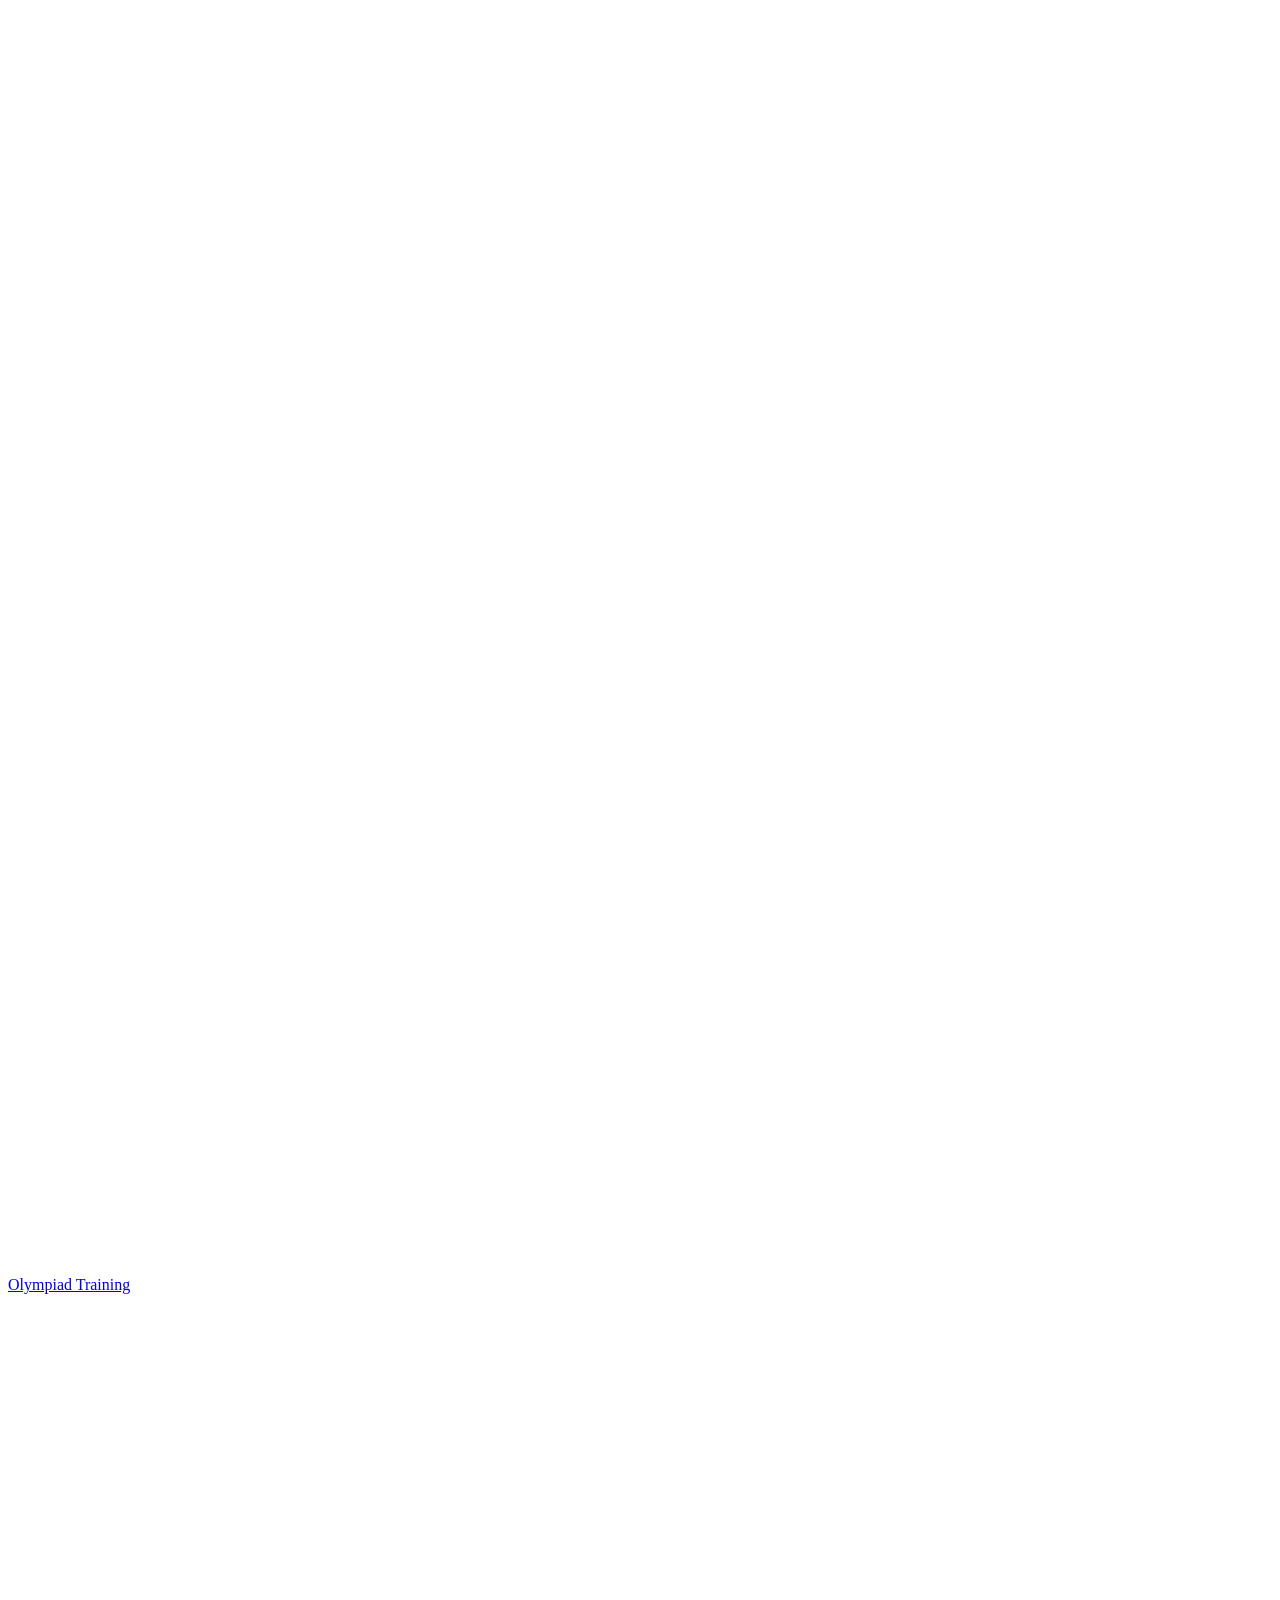
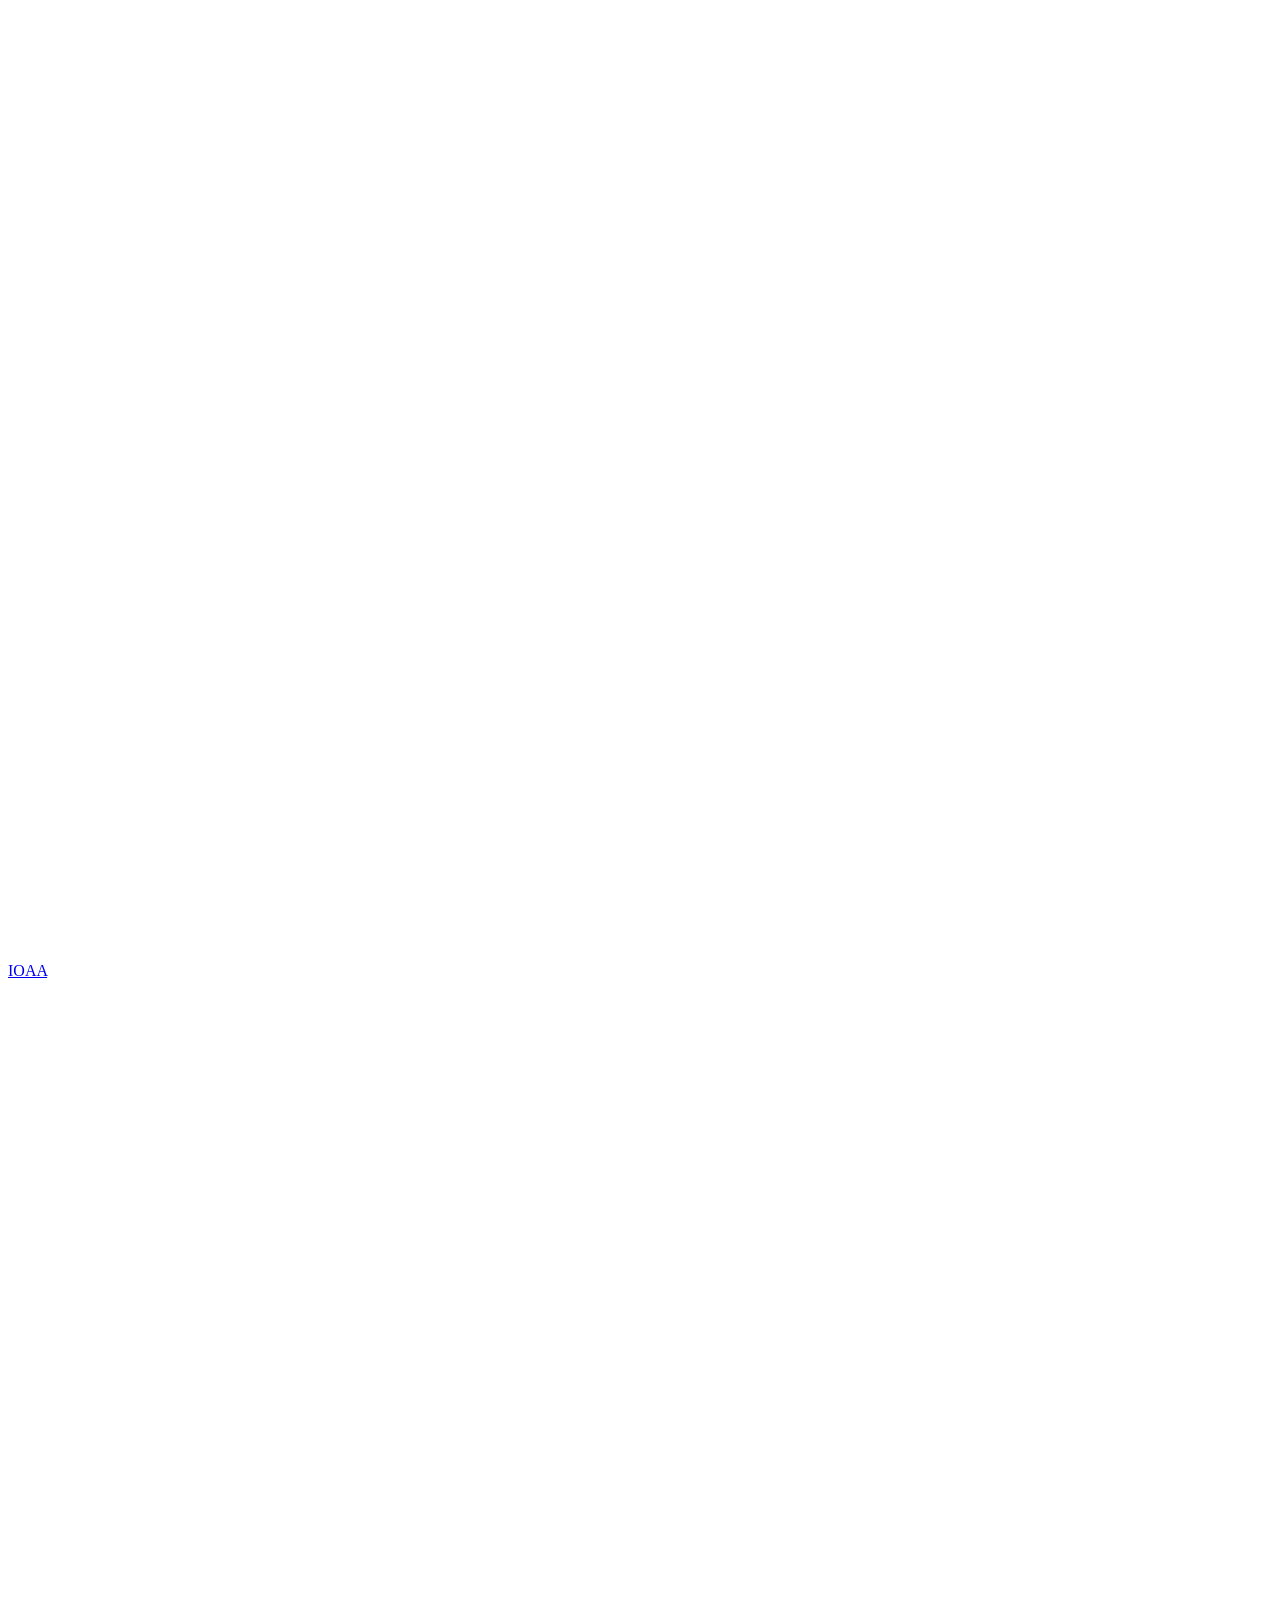
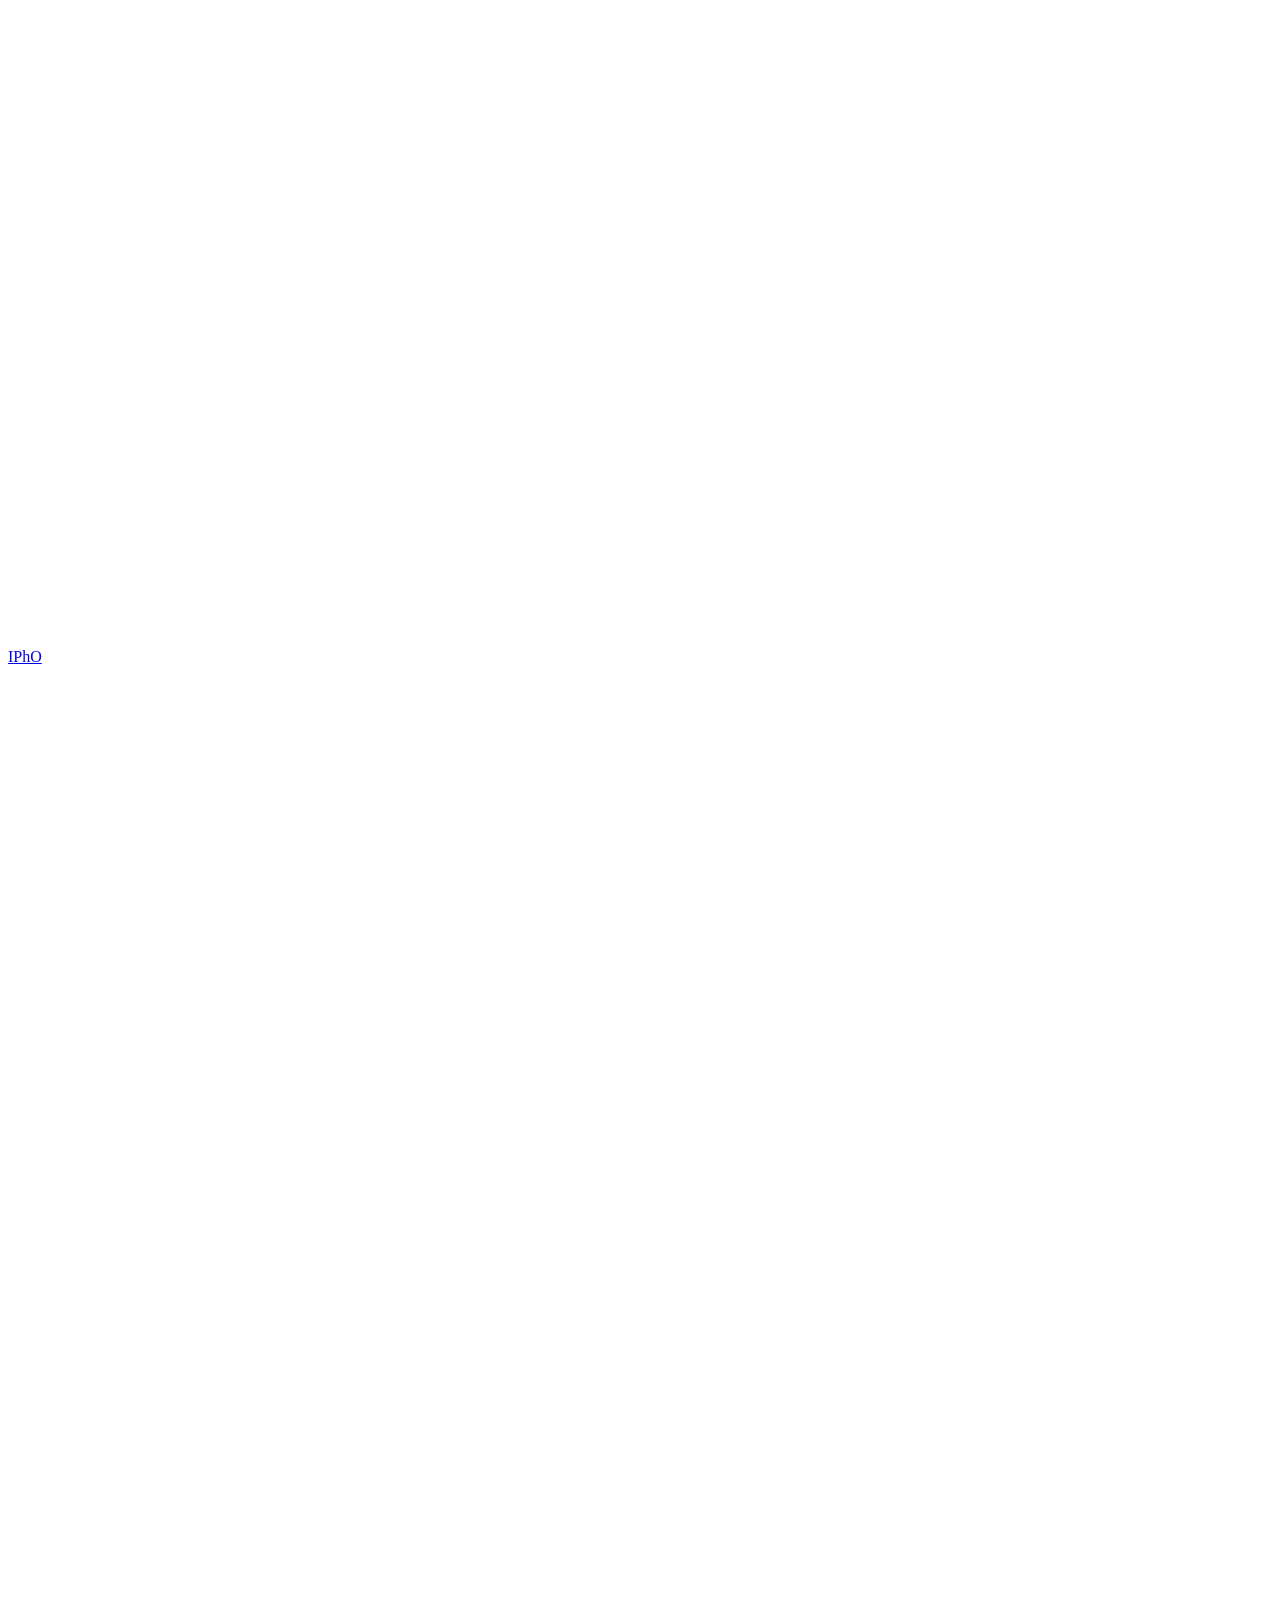
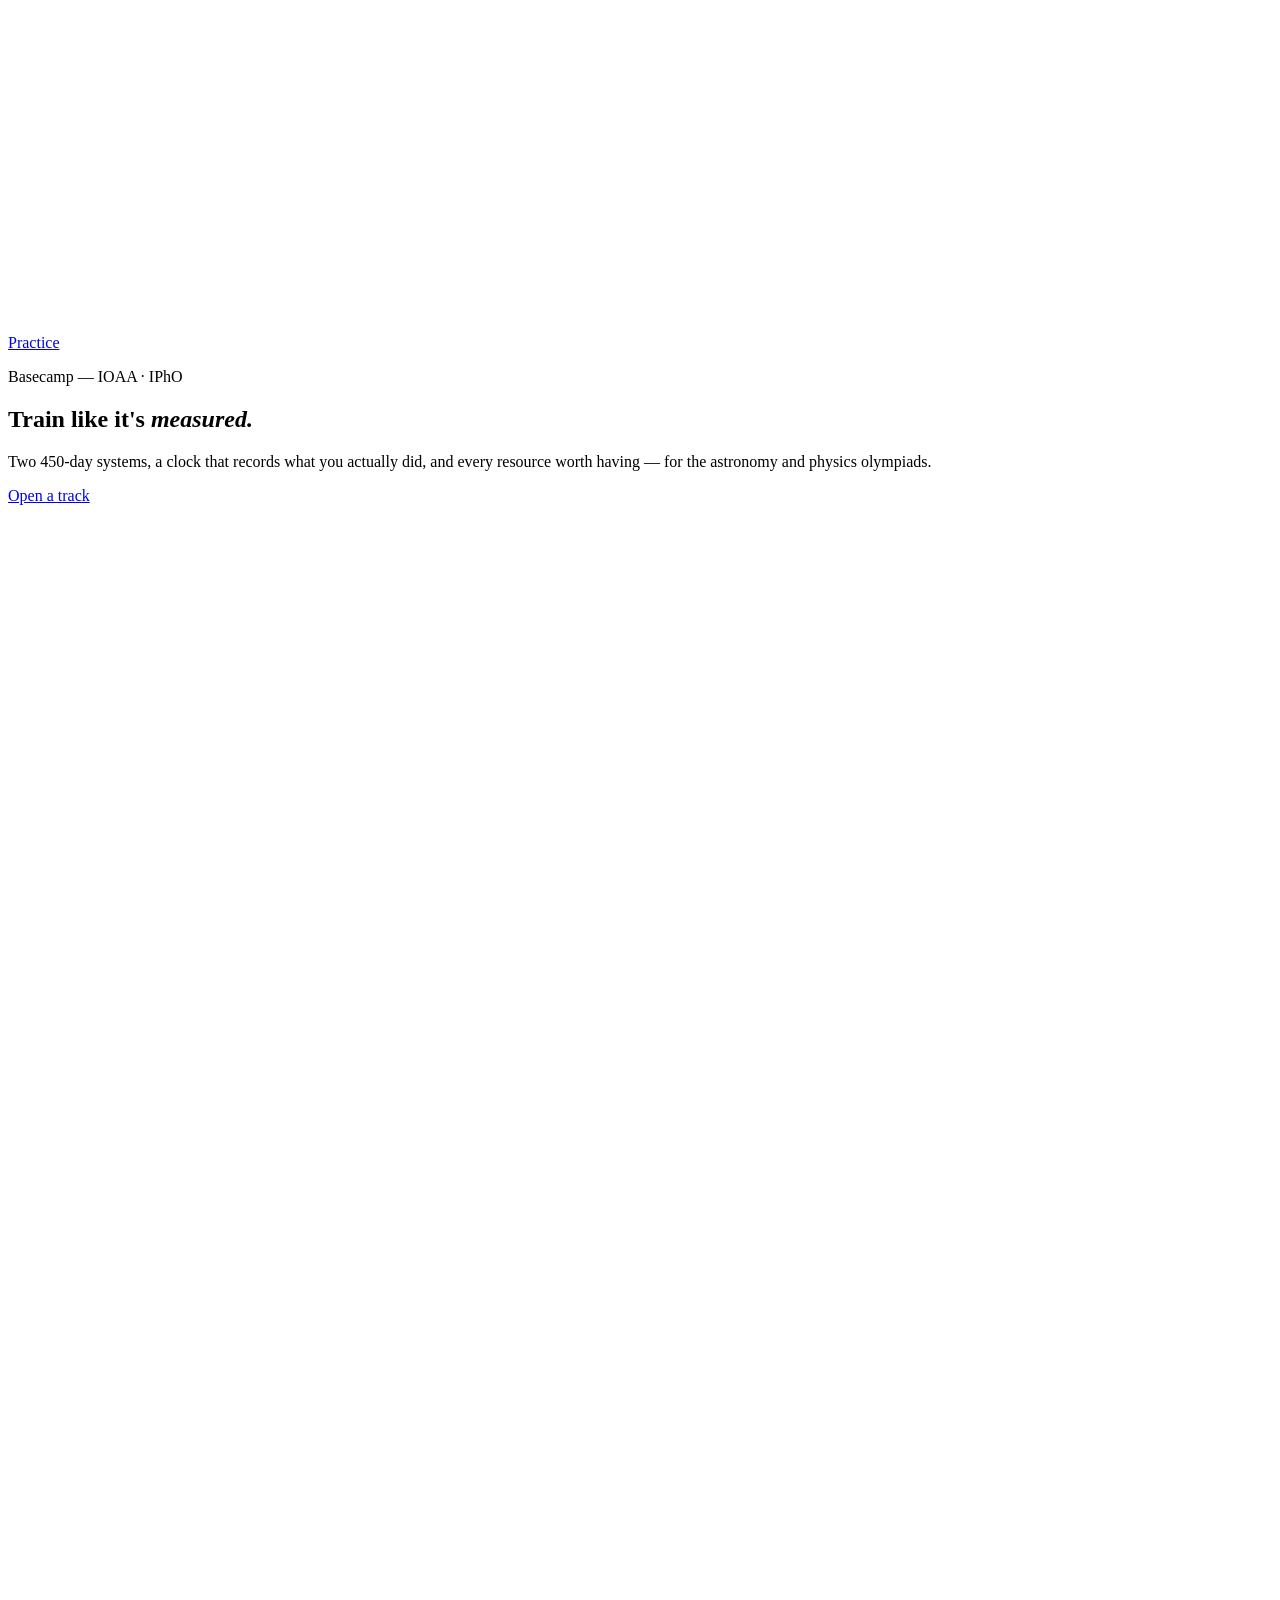
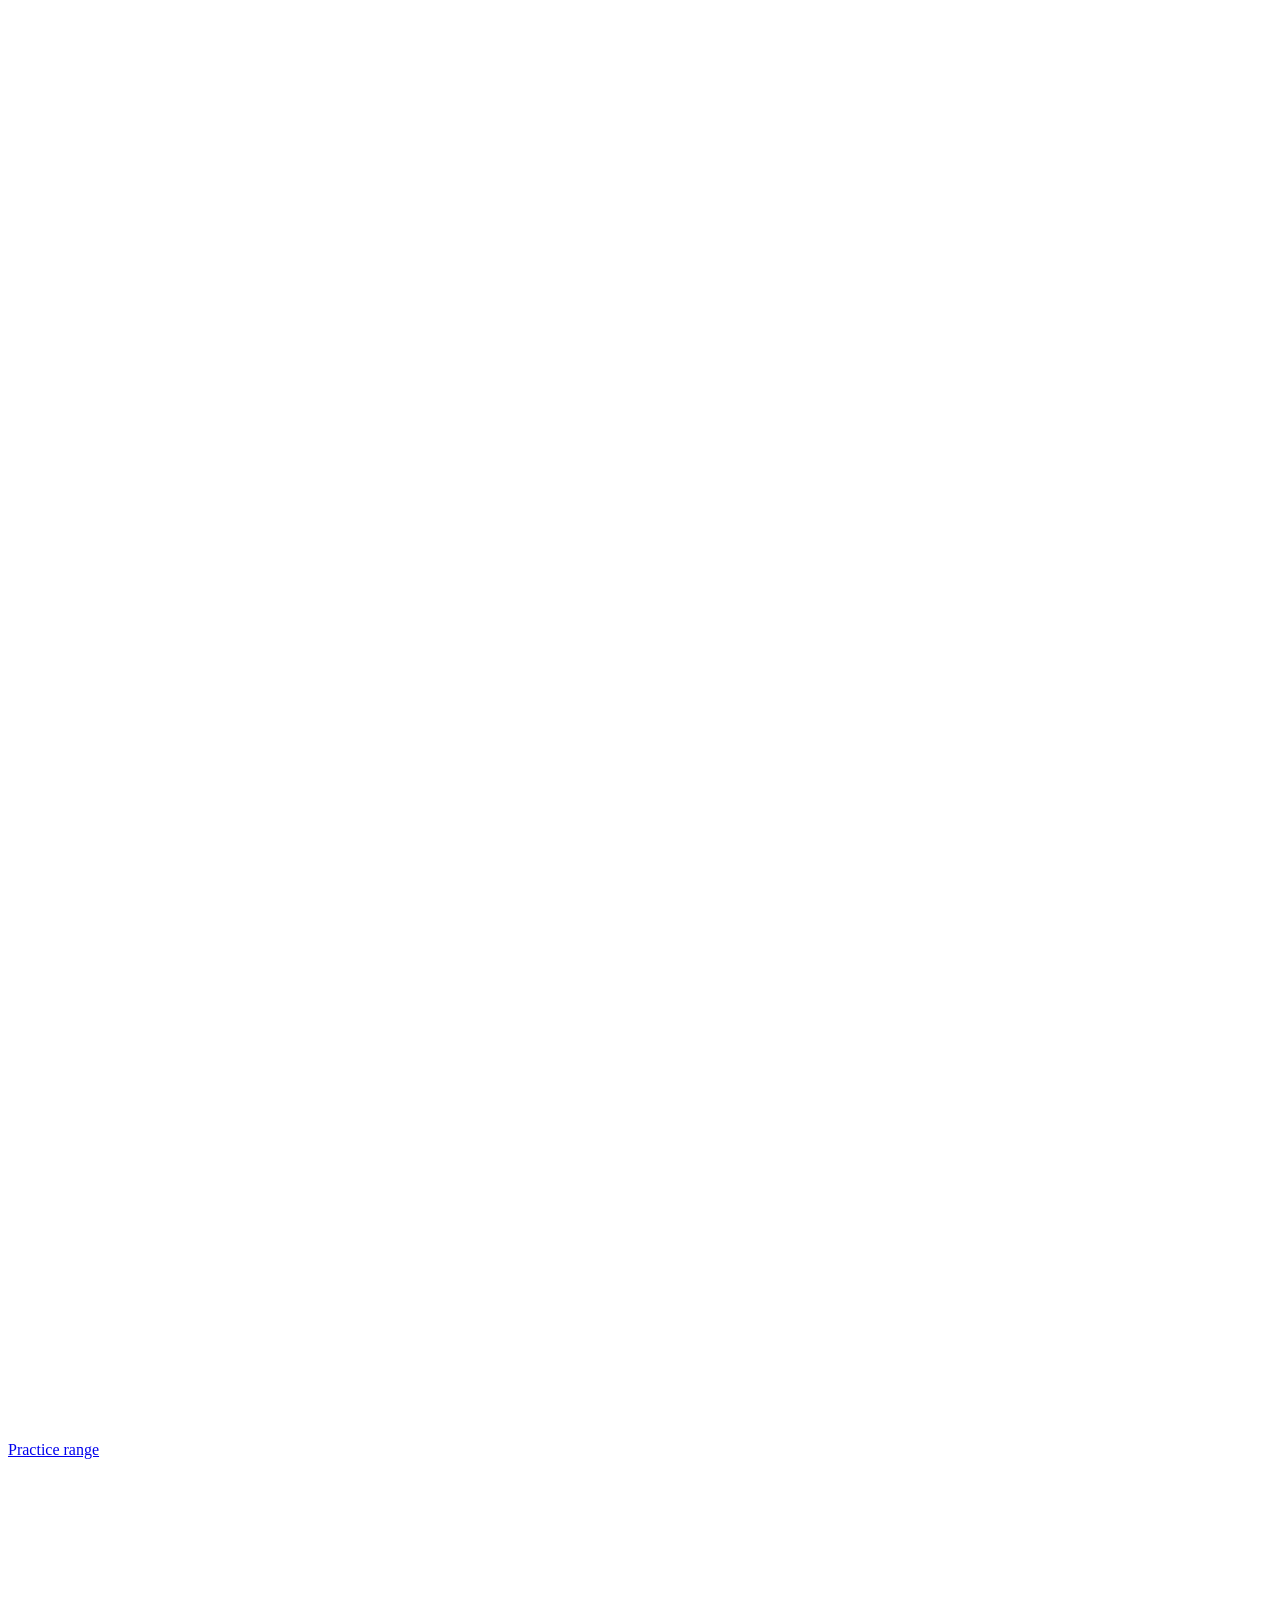
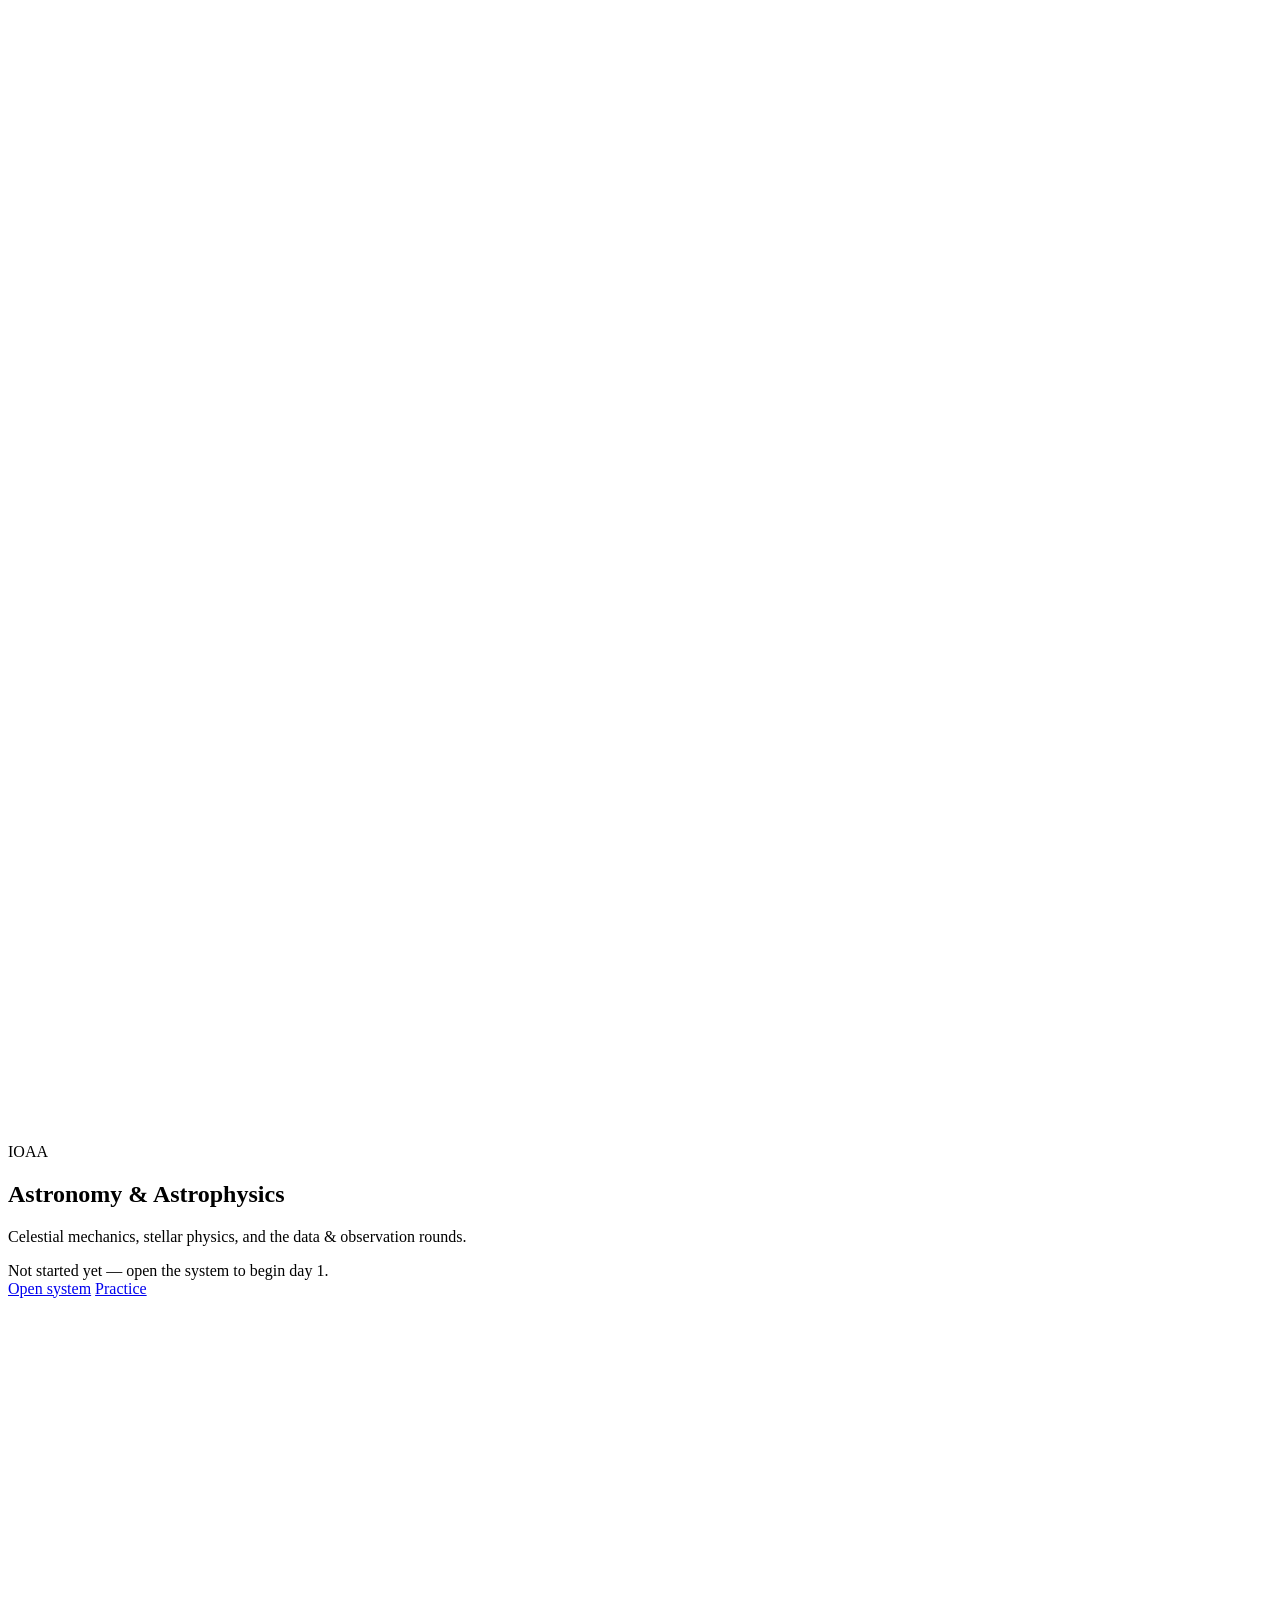
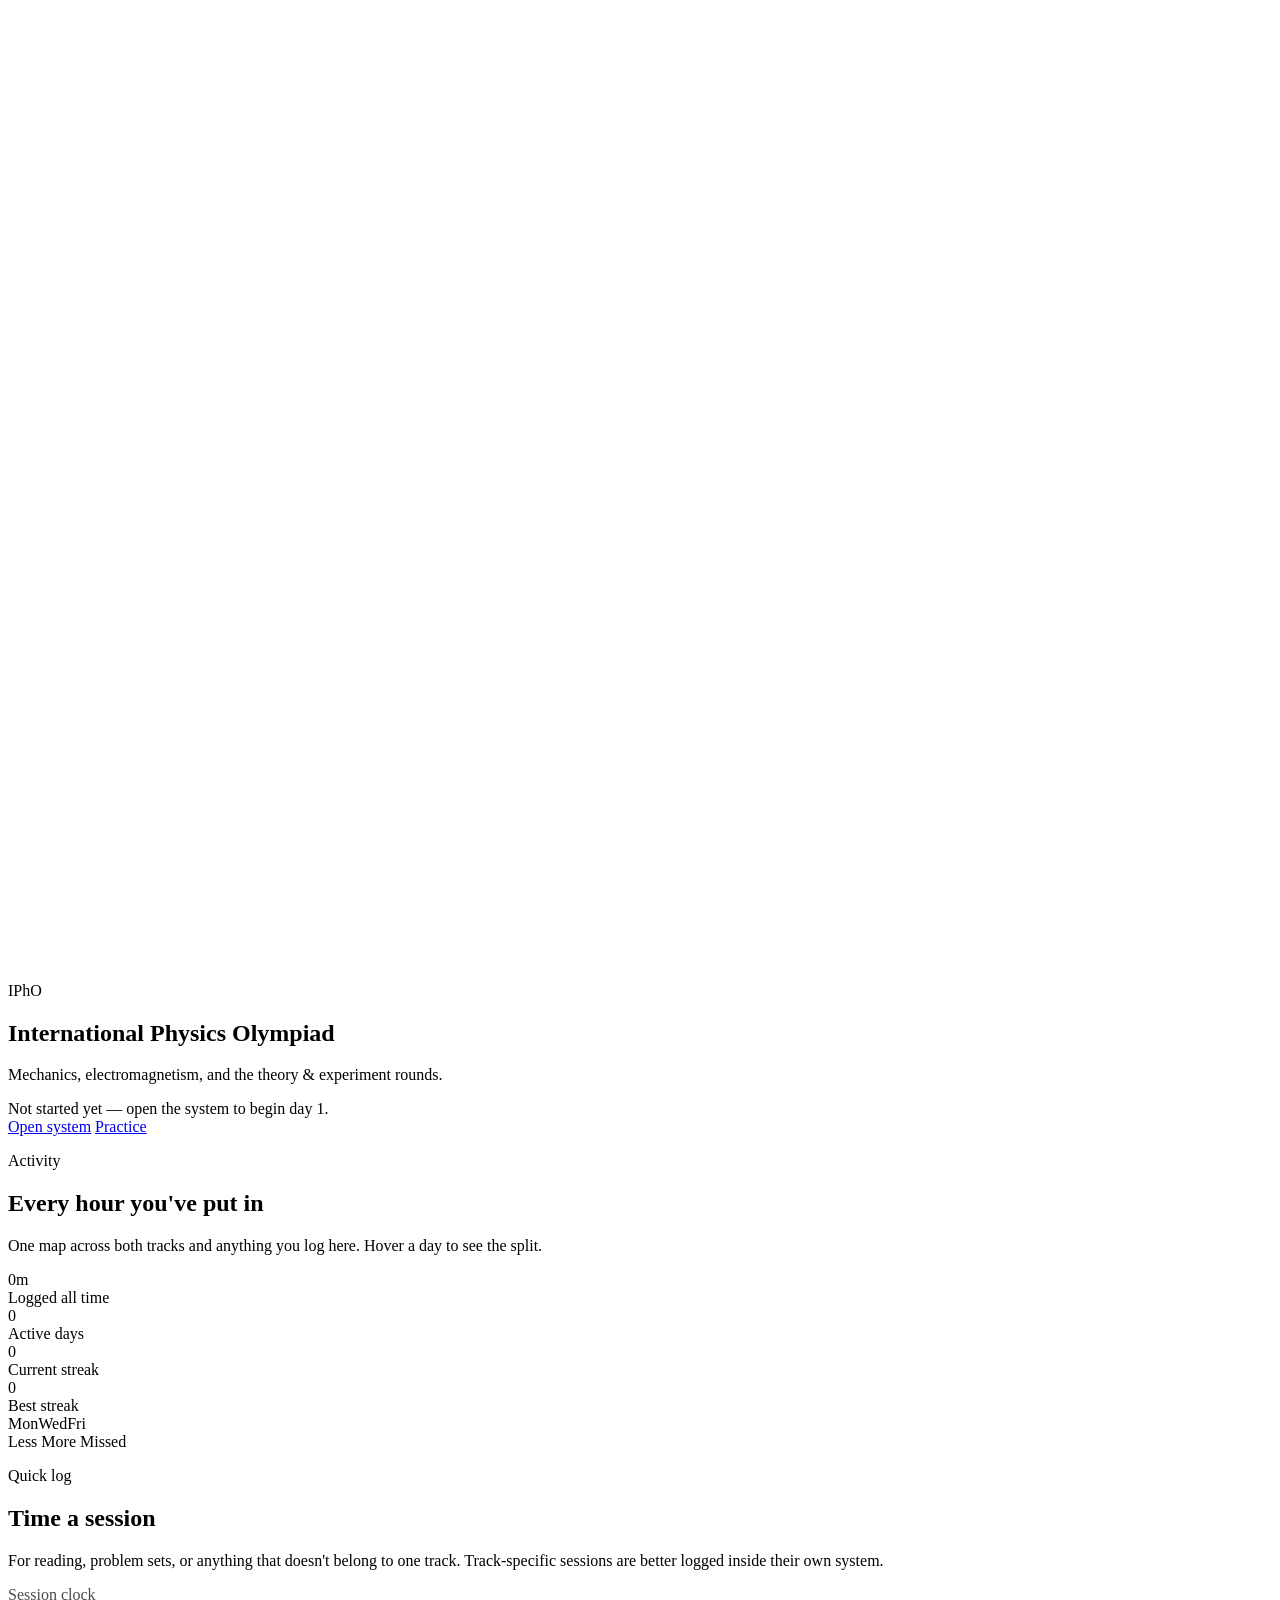
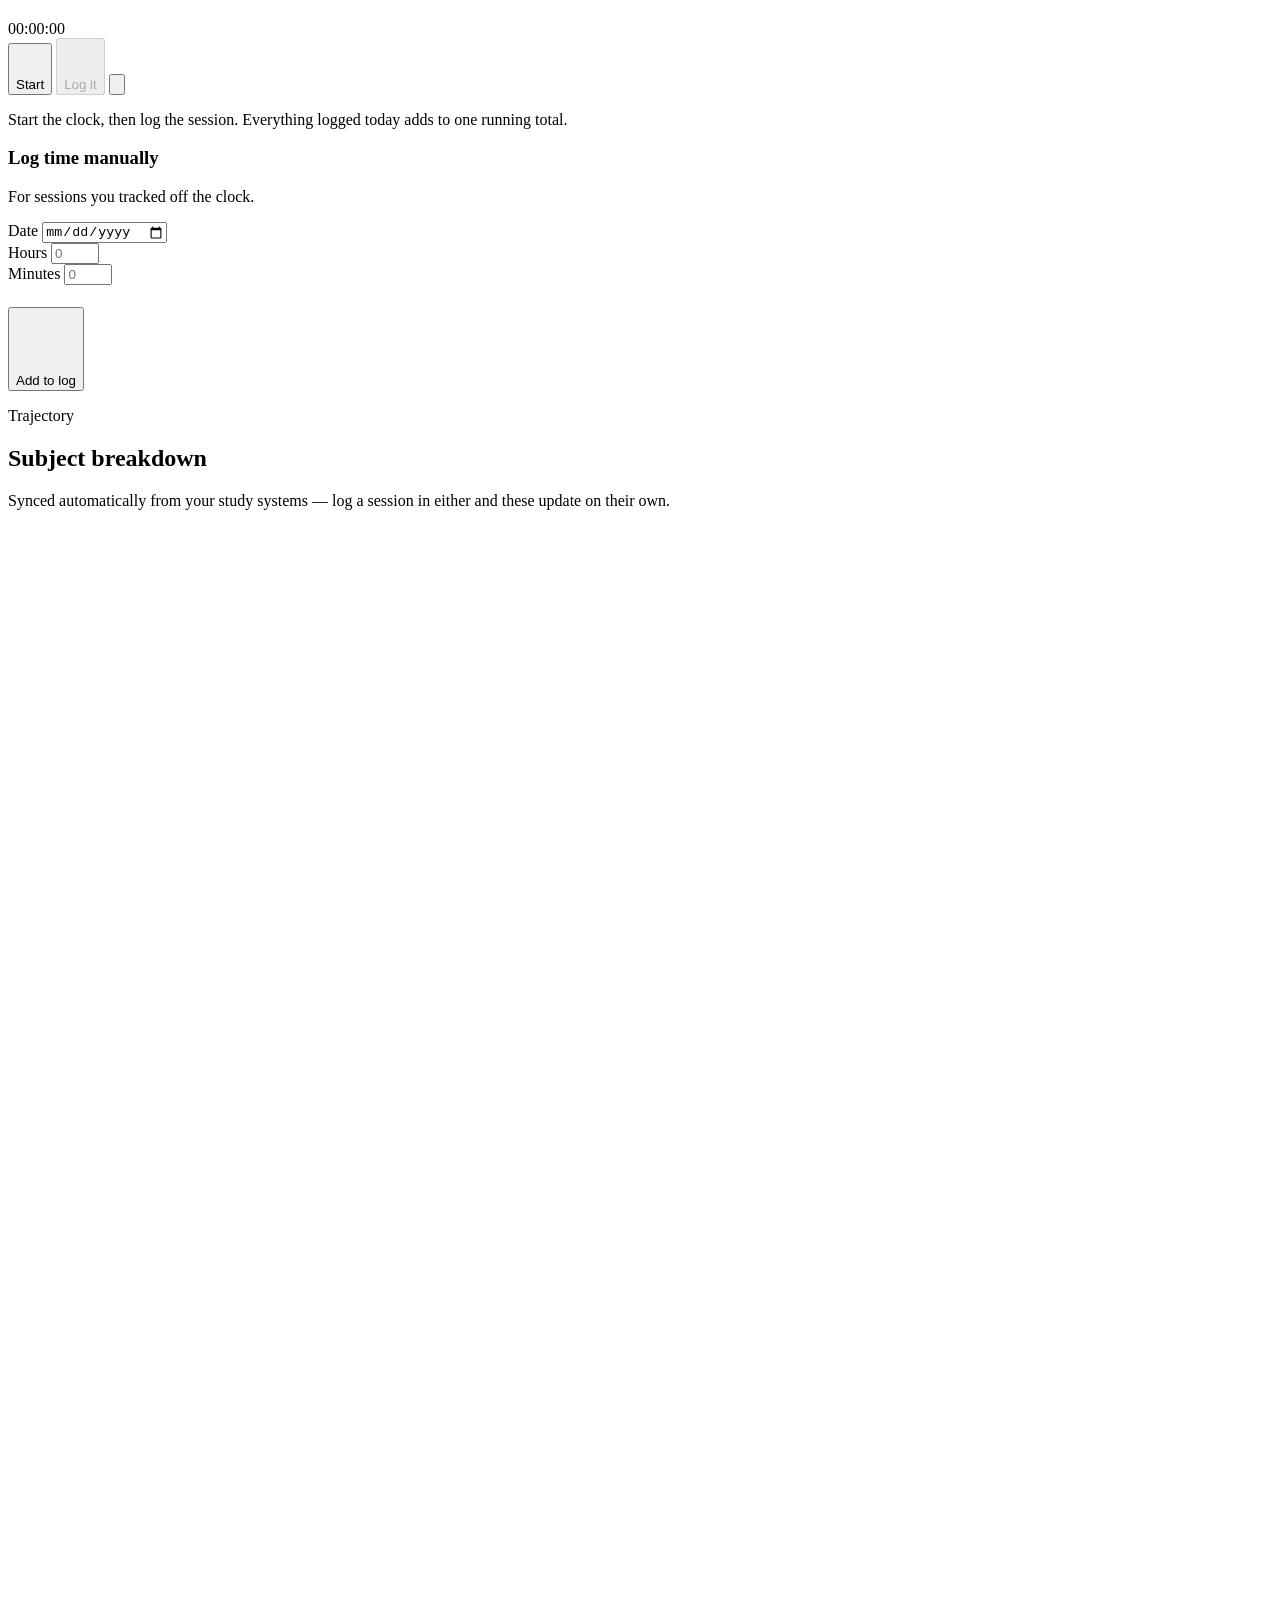
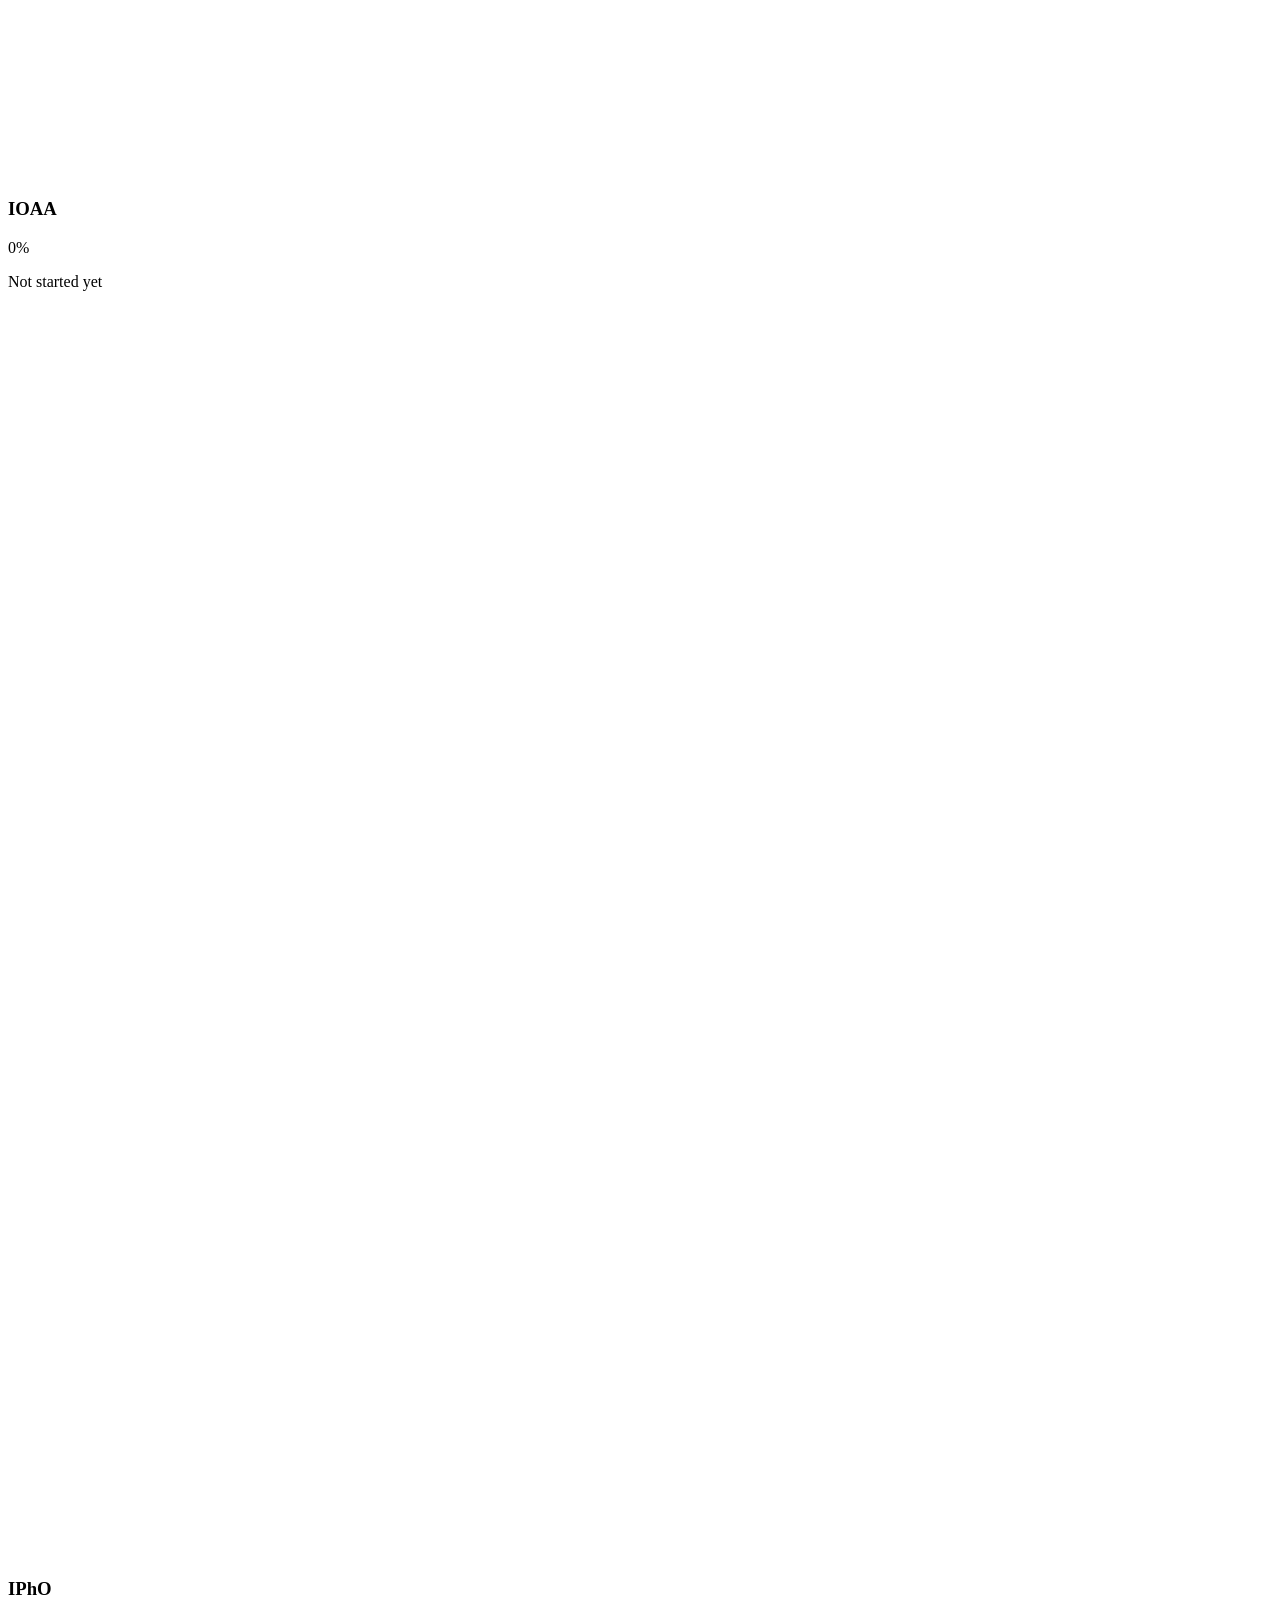
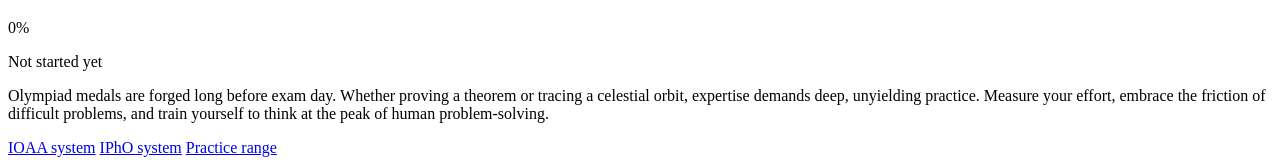
<file: src/index.html>
<!DOCTYPE html>
<html lang="en" class="t-neutral">
<head>
<meta charset="UTF-8">
<meta name="viewport" content="width=device-width, initial-scale=1">
<title>Olympiad Training — IOAA · IPhO</title>
<meta name="description" content="A training log for the international astronomy and physics olympiads: two 450-day study systems, a session clock, a combined activity map and synced subject progress.">
<meta name="theme-color" content="#0C0C10">
<!--@FONTS-->
<style>
<!--@CSS-->
</style>
</head>
<body>
<div class="bg-field" aria-hidden="true"><i></i></div>
<!--@ICONS-->

<header class="top-app-bar">
  <div class="tab-inner">
    <a class="brand" href="index.html">
      <span class="brand-mark"><svg viewBox="0 0 24 24"><use href="#i-spark"/></svg></span>
      <span class="brand-name">Olympiad Training</span>
    </a>
    <nav class="top-links">
      <a href="ioaa-study.html"><svg viewBox="0 0 24 24"><use href="#i-orbit"/></svg><span>IOAA</span></a>
      <a href="ipho-study.html"><svg viewBox="0 0 24 24"><use href="#i-atom"/></svg><span>IPhO</span></a>
      <a href="practice.html"><svg viewBox="0 0 24 24"><use href="#i-target"/></svg><span>Practice</span></a>
    </nav>
  </div>
</header>

<main>

  <!-- ══ HERO ══ -->
  <section class="hero">
    <p class="overline">Basecamp — IOAA · IPhO</p>
    <h1 class="display-l">Train like it's <em>measured.</em></h1>
    <p class="hero-sub">Two 450-day systems, a clock that records what you actually did, and every resource worth having — for the astronomy and physics olympiads.</p>
    <div class="hero-actions">
      <a class="btn btn-filled btn-l" href="#tracks">Open a track<svg viewBox="0 0 24 24"><use href="#i-arrow-r"/></svg></a>
      <a class="btn btn-outlined btn-l" href="practice.html"><svg viewBox="0 0 24 24"><use href="#i-target"/></svg>Practice range</a>
    </div>
  </section>

  <!-- ══ TRACKS ══ -->
  <section class="tracks" id="tracks" aria-label="Your tracks">

    <article class="track t-ioaa" id="card-ioaa">
      <div class="track-head">
        <span class="track-mark"><svg viewBox="0 0 24 24"><use href="#i-orbit"/></svg></span>
        <div>
          <p class="track-tag">IOAA</p>
          <h2>Astronomy &amp; Astrophysics</h2>
        </div>
      </div>
      <p class="track-desc">Celestial mechanics, stellar physics, and the data &amp; observation rounds.</p>

      <div id="ioaa-live" hidden>
        <div class="track-rank">
          <span class="r-orb" id="ioaa-rank">E</span>
          <div>
            <div class="r-name" id="ioaa-rankname">Initiate</div>
            <div class="r-sub"><span id="ioaa-xp">0</span> XP earned</div>
          </div>
        </div>
        <div class="track-stats">
          <div class="tstat"><b class="num" id="ioaa-day">1</b><span>Current day</span></div>
          <div class="tstat"><b class="num" id="ioaa-hrs">0h</b><span>Logged</span></div>
          <div class="tstat"><b class="num" id="ioaa-streak">0</b><span>Day streak</span></div>
        </div>
        <div class="track-bar">
          <div class="spread"><span class="on-var">Journey</span><span class="num pri" id="ioaa-pct">0%</span></div>
          <div class="bar bar-s"><i id="ioaa-fill"></i></div>
        </div>
      </div>
      <div class="track-empty" id="ioaa-empty">Not started yet — open the system to begin day 1.</div>

      <div class="track-actions">
        <a class="btn btn-filled" href="ioaa-study.html">Open system</a>
        <a class="btn btn-outlined" href="practice.html#ioaa">Practice</a>
      </div>
    </article>

    <article class="track t-ipho" id="card-ipho">
      <div class="track-head">
        <span class="track-mark"><svg viewBox="0 0 24 24"><use href="#i-atom"/></svg></span>
        <div>
          <p class="track-tag">IPhO</p>
          <h2>International Physics Olympiad</h2>
        </div>
      </div>
      <p class="track-desc">Mechanics, electromagnetism, and the theory &amp; experiment rounds.</p>

      <div id="ipho-live" hidden>
        <div class="track-rank">
          <span class="r-orb" id="ipho-rank">E</span>
          <div>
            <div class="r-name" id="ipho-rankname">Initiate</div>
            <div class="r-sub"><span id="ipho-xp">0</span> XP earned</div>
          </div>
        </div>
        <div class="track-stats">
          <div class="tstat"><b class="num" id="ipho-day">1</b><span>Current day</span></div>
          <div class="tstat"><b class="num" id="ipho-hrs">0h</b><span>Logged</span></div>
          <div class="tstat"><b class="num" id="ipho-streak">0</b><span>Day streak</span></div>
        </div>
        <div class="track-bar">
          <div class="spread"><span class="on-var">Journey</span><span class="num pri" id="ipho-pct">0%</span></div>
          <div class="bar bar-s"><i id="ipho-fill"></i></div>
        </div>
      </div>
      <div class="track-empty" id="ipho-empty">Not started yet — open the system to begin day 1.</div>

      <div class="track-actions">
        <a class="btn btn-filled" href="ipho-study.html">Open system</a>
        <a class="btn btn-outlined" href="practice.html#ipho">Practice</a>
      </div>
    </article>

  </section>

  <!-- ══ ACTIVITY ══ -->
  <section class="section" aria-label="Activity">
    <div class="section-head">
      <p class="overline">Activity</p>
      <h2>Every hour you've put in</h2>
      <p>One map across both tracks and anything you log here. Hover a day to see the split.</p>
    </div>

    <div class="act-grid">
      <div class="act-tile"><div class="a-val num" id="statHours">0m</div><div class="a-lab">Logged all time</div></div>
      <div class="act-tile"><div class="a-val num" id="statDays">0</div><div class="a-lab">Active days</div></div>
      <div class="act-tile"><div class="a-val num" id="statStreak">0</div><div class="a-lab">Current streak</div></div>
      <div class="act-tile"><div class="a-val num" id="statBest">0</div><div class="a-lab">Best streak</div></div>
    </div>

    <div class="card">
      <div class="cal-wrap">
        <div class="cal-scroll">
          <div class="cal-months" id="calMonths" aria-hidden="true"></div>
          <div class="cal-body">
            <div class="cal-days" aria-hidden="true">
              <span></span><span>Mon</span><span></span><span>Wed</span><span></span><span>Fri</span><span></span>
            </div>
            <div class="cal" id="cal" role="img" aria-label="Daily study activity over the last year"></div>
          </div>
        </div>
      </div>
      <div class="cal-foot">
        <span class="cal-range" id="calRange"></span>
        <div class="legend">
          <span>Less</span>
          <span class="sw" style="background:var(--sc-high)"></span>
          <span class="sw cell lv-1"></span>
          <span class="sw cell lv-2"></span>
          <span class="sw cell lv-3"></span>
          <span class="sw cell lv-4"></span>
          <span>More</span>
          <span class="gap"></span>
          <span class="sw" style="background:var(--error-container)"></span><span>Missed</span>
        </div>
      </div>
    </div>
    <div class="tooltip" id="tooltip" role="tooltip"></div>
  </section>

  <!-- ══ QUICK LOG ══ -->
  <section class="section" aria-label="Quick log">
    <div class="section-head">
      <p class="overline">Quick log</p>
      <h2>Time a session</h2>
      <p>For reading, problem sets, or anything that doesn't belong to one track. Track-specific sessions are better logged inside their own system.</p>
    </div>

    <div class="log-grid">
      <div class="clock-card" id="clockCard">
        <p class="overline" style="opacity:.7">Session clock</p>
        <div class="clock-read num" id="clock" style="margin-top:12px">00:00:00</div>
        <div class="clock-actions">
          <button class="btn btn-filled btn-l" id="btnStart" type="button"><svg viewBox="0 0 24 24"><use href="#i-play"/></svg>Start</button>
          <button class="btn btn-outlined btn-l" id="btnLog" type="button" disabled><svg viewBox="0 0 24 24"><use href="#i-check"/></svg>Log it</button>
          <button class="btn btn-outlined btn-l" id="btnReset" type="button" aria-label="Reset clock"><svg viewBox="0 0 24 24"><use href="#i-reset"/></svg></button>
        </div>
        <p class="clock-note" id="clockNote">Start the clock, then log the session. Everything logged today adds to one running total.</p>
      </div>

      <form class="manual-card" id="manualForm">
        <h3>Log time manually</h3>
        <p>For sessions you tracked off the clock.</p>
        <div class="field">
          <label for="mDate">Date</label>
          <input id="mDate" type="date" required>
        </div>
        <div class="split2">
          <div class="field">
            <label for="mHours">Hours</label>
            <input id="mHours" type="number" min="0" max="24" step="1" placeholder="0" inputmode="numeric">
          </div>
          <div class="field">
            <label for="mMins">Minutes</label>
            <input id="mMins" type="number" min="0" max="59" step="5" placeholder="0" inputmode="numeric">
          </div>
        </div>
        <button class="btn btn-filled btn-block" type="submit" style="margin-top:22px"><svg viewBox="0 0 24 24"><use href="#i-plus"/></svg>Add to log</button>
        <p class="manual-status" id="manualStatus" aria-live="polite"></p>
      </form>
    </div>
  </section>

  <!-- ══ BREAKDOWN ══ -->
  <section class="section" aria-label="Subject breakdown">
    <div class="section-head">
      <p class="overline">Trajectory</p>
      <h2>Subject breakdown</h2>
      <p>Synced automatically from your study systems — log a session in either and these update on their own.</p>
    </div>

    <div class="break-grid">
      <article class="break-card t-ioaa" id="breakIoaa">
        <div class="break-head">
          <h3><svg viewBox="0 0 24 24"><use href="#i-orbit"/></svg>IOAA</h3>
          <span class="chip chip-pri num" id="ioaaBadge">0%</span>
        </div>
        <ul class="break-topics" id="ioaaTopics"></ul>
        <p class="break-meta" id="ioaaMeta">Not started yet</p>
      </article>

      <article class="break-card t-ipho" id="breakIpho">
        <div class="break-head">
          <h3><svg viewBox="0 0 24 24"><use href="#i-atom"/></svg>IPhO</h3>
          <span class="chip chip-pri num" id="iphoBadge">0%</span>
        </div>
        <ul class="break-topics" id="iphoTopics"></ul>
        <p class="break-meta" id="iphoMeta">Not started yet</p>
      </article>
    </div>
  </section>

  <footer class="foot">
    <p>Olympiad medals are forged long before exam day. Whether proving a theorem or tracing a celestial orbit, expertise demands deep, unyielding practice. Measure your effort, embrace the friction of difficult problems, and train yourself to think at the peak of human problem-solving.</p>
    <nav>
      <a href="ioaa-study.html">IOAA system</a>
      <a href="ipho-study.html">IPhO system</a>
      <a href="practice.html">Practice range</a>
    </nav>
  </footer>

</main>

<!--@SCRIPTS-->
</body>
</html>
</file>
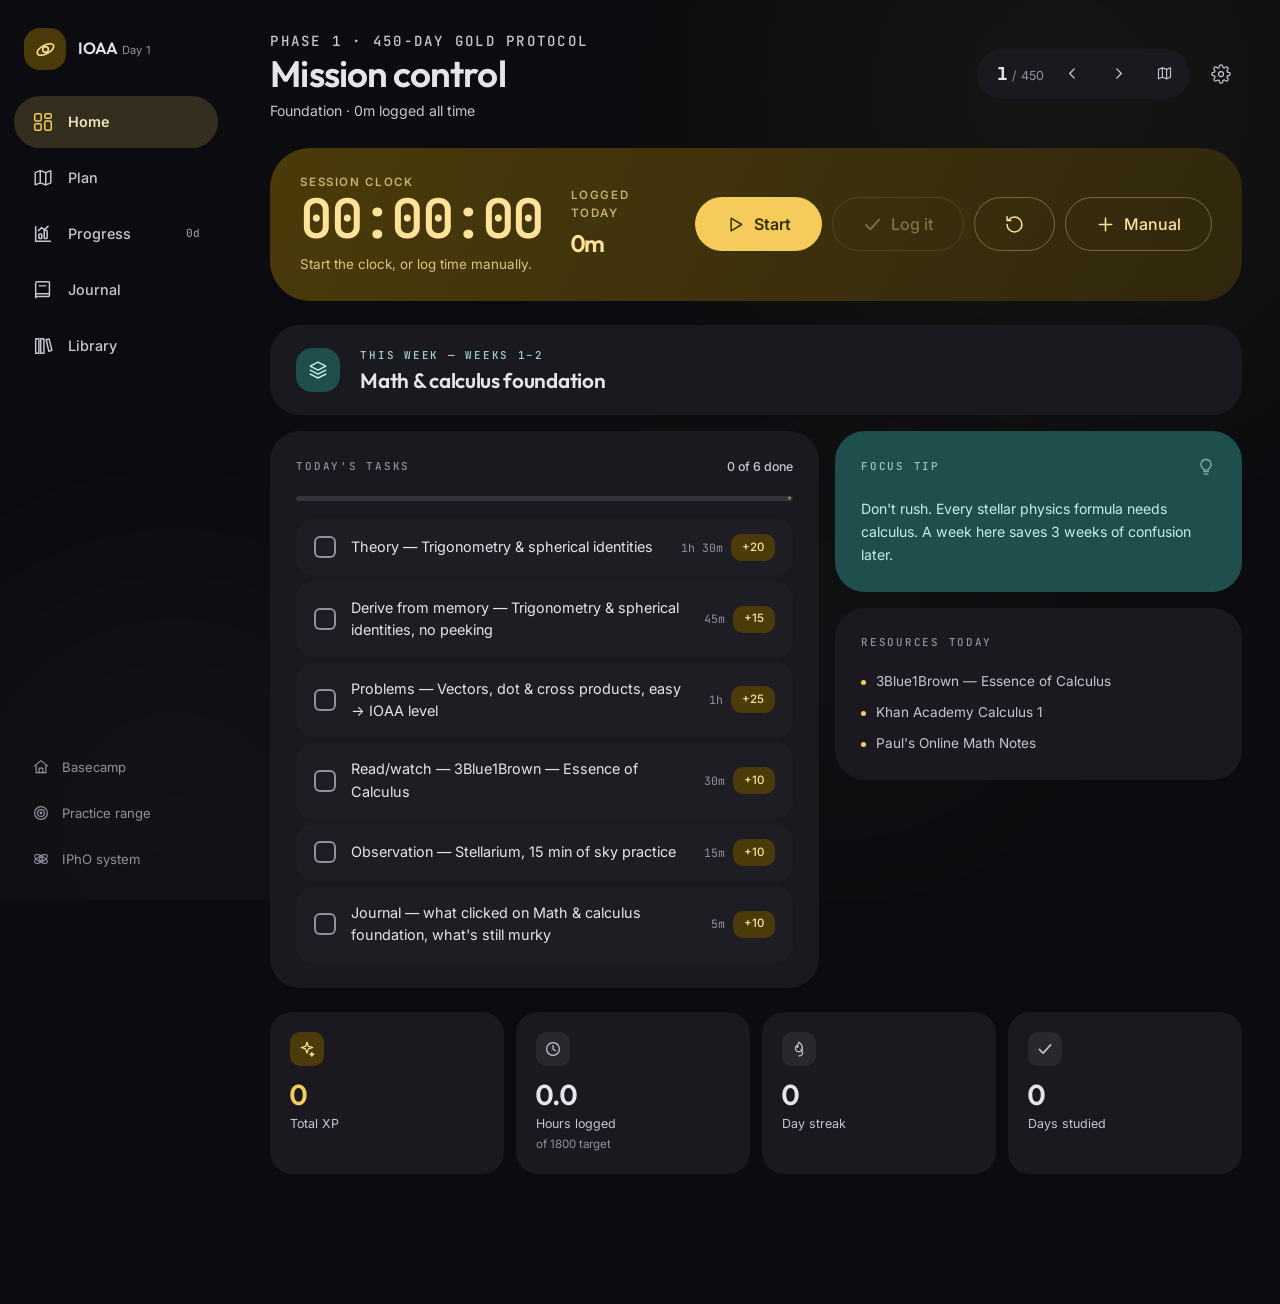
<file: ioaa-study.html>
<!DOCTYPE html>
<html lang="en" class="t-ioaa">
<head>
<meta charset="UTF-8">
<meta name="viewport" content="width=device-width, initial-scale=1">
<title>IOAA — Olympiad Training</title>
<meta name="description" content="A 450-day training system for the International Olympiad on Astronomy and Astrophysics.">
<meta name="theme-color" content="#0C0C10">
<link rel="preconnect" href="https://fonts.googleapis.com">
<link rel="preconnect" href="https://fonts.gstatic.com" crossorigin>
<link href="https://fonts.googleapis.com/css2?family=Outfit:wght@400;500;600;700&family=Inter:wght@400;500;600&family=JetBrains+Mono:wght@400;500;600&display=swap" rel="stylesheet">
<style>
/* ============================================================================
   Olympiad Training — design system
   Built on Material 3 Expressive: tonal surface layers instead of borders,
   large and varied corner radii, pill-shaped actions, emphasized motion.
   ========================================================================== */

:root{
  /* ---- neutral surface layers (M3 tonal elevation) ---- */
  --surface-dim:        #0C0C10;
  --surface:            #121116;
  --surface-bright:     #38373F;
  --sc-lowest:          #070709;
  --sc-low:             #1A191F;
  --sc:                 #1E1D24;
  --sc-high:            #29282F;
  --sc-highest:         #34333B;

  --on-surface:         #E7E3EC;
  --on-surface-var:     #C9C4D2;
  --outline:            #948FA0;
  --outline-var:        #47454F;

  --scrim:              rgba(6,6,9,.72);

  /* ---- default key colour (overridden per track) ---- */
  --primary:            #E8C24A;
  --on-primary:         #3B2E00;
  --primary-container:  #554300;
  --on-primary-container:#FFE08A;
  --primary-fixed-dim:  #C9A227;

  --secondary:          #D6C9A0;
  --secondary-container:#3A3524;
  --on-secondary-container:#EFE2B8;

  --tertiary:           #9ED3C4;
  --tertiary-container: #24504A;
  --on-tertiary-container:#BFF0E2;

  --error:              #F2B8B5;
  --error-container:    #5A2A28;
  --on-error-container:  #FFDAD6;

  --success:            #86D9A8;
  --success-container:  #1D4A33;
  --on-success-container:#B6F0CD;

  /* ---- shape scale ---- */
  --r-xs:   6px;
  --r-s:    10px;
  --r-m:    16px;
  --r-l:    22px;
  --r-xl:   30px;
  --r-xxl:  40px;
  --r-full: 999px;

  /* ---- motion ---- */
  --m-standard:   cubic-bezier(.2,0,0,1);
  --m-decel:      cubic-bezier(.05,.7,.1,1);
  --m-accel:      cubic-bezier(.3,0,.8,.15);
  --m-spring:     cubic-bezier(.32,1.5,.62,1);
  --d-short:  .18s;
  --d-med:    .32s;
  --d-long:   .5s;

  /* ---- type ---- */
  --font-display: 'Outfit', 'Google Sans', ui-sans-serif, system-ui, sans-serif;
  --font-body:    'Inter', ui-sans-serif, system-ui, -apple-system, sans-serif;
  --font-mono:    'JetBrains Mono', ui-monospace, 'SF Mono', Menlo, monospace;

  /* ---- elevation (for floating elements only) ---- */
  --e1: 0 1px 3px rgba(0,0,0,.4);
  --e2: 0 3px 10px -2px rgba(0,0,0,.5);
  --e3: 0 10px 28px -8px rgba(0,0,0,.62);
  --e4: 0 24px 60px -16px rgba(0,0,0,.7);

  --rail-w: 232px;
}

/* ---- track key colours ------------------------------------------------- */
.t-ioaa{
  --primary:#F5CB5C; --on-primary:#3A2D00; --primary-container:#4B3B0A;
  --on-primary-container:#FFE39B; --primary-fixed-dim:#D4AB2E;
  --secondary:#E0CFA0; --secondary-container:#332E1D; --on-secondary-container:#F0E2BA;
  --tertiary:#9DD5D0; --tertiary-container:#1F4F4C; --on-tertiary-container:#BEF0EB;
}
.t-ipho{
  --primary:#C6B4FF; --on-primary:#2A1A62; --primary-container:#3A2C6B;
  --on-primary-container:#E6DBFF; --primary-fixed-dim:#A48CF0;
  --secondary:#CFC4E4; --secondary-container:#372E4A; --on-secondary-container:#E9DEFA;
  --tertiary:#F2B8D0; --tertiary-container:#5A2843; --on-tertiary-container:#FFD8E8;
}
.t-practice{
  --primary:#7BE0C4; --on-primary:#00382C; --primary-container:#00463A;
  --on-primary-container:#9DFCDF; --primary-fixed-dim:#4FC3A5;
  --secondary:#B4CCC2; --secondary-container:#28382F; --on-secondary-container:#CFE9DD;
  --tertiary:#B5C9E8; --tertiary-container:#2C4463; --on-tertiary-container:#D5E4FF;
}
.t-neutral{
  --primary:#CFC6E8; --on-primary:#1F1B2E; --primary-container:#37324A;
  --on-primary-container:#E9E1FF; --primary-fixed-dim:#B0A6CC;
}

/* ========================================================================== */
*,*::before,*::after{ box-sizing:border-box; }
html{ color-scheme:dark; -webkit-text-size-adjust:100%; scroll-behavior:smooth; }

body{
  margin:0;
  background:var(--surface-dim);
  color:var(--on-surface);
  font-family:var(--font-body);
  font-size:15px; line-height:1.55;
  -webkit-font-smoothing:antialiased;
  min-height:100vh;
  overflow-x:hidden;
}

/* ---- expressive background: soft tonal fields, fixed behind everything ---- */
.bg-field{
  position:fixed; inset:0; z-index:-1; pointer-events:none; overflow:hidden;
  background:var(--surface-dim);
}
.bg-field::before,
.bg-field::after{
  content:''; position:absolute; border-radius:50%;
  filter:blur(100px); opacity:.34;
}
.bg-field::before{
  width:70vw; height:70vw; max-width:900px; max-height:900px;
  top:-28vw; right:-18vw;
  background:radial-gradient(circle, color-mix(in srgb, var(--primary) 17%, transparent), transparent 70%);
}
.bg-field::after{
  width:60vw; height:60vw; max-width:760px; max-height:760px;
  bottom:-24vw; left:-16vw;
  background:radial-gradient(circle, color-mix(in srgb, var(--tertiary) 15%, transparent), transparent 70%);
}
.bg-field i{
  position:absolute; display:block; border-radius:50%;
  width:44vw; height:44vw; max-width:560px; max-height:560px;
  top:38%; left:44%;
  background:radial-gradient(circle, color-mix(in srgb, var(--secondary) 14%, transparent), transparent 70%);
  filter:blur(120px); opacity:.3;
}

@media (prefers-reduced-motion:reduce){
  *{ animation-duration:.001ms!important; transition-duration:.001ms!important; }
  html{ scroll-behavior:auto; }
}

::selection{ background:var(--primary-container); color:var(--on-primary-container); }
a{ color:inherit; }
button,input,textarea,select{ font:inherit; color:inherit; }
:focus-visible{ outline:3px solid var(--primary); outline-offset:2px; }
::-webkit-scrollbar{ width:12px; height:12px; }
::-webkit-scrollbar-track{ background:transparent; }
::-webkit-scrollbar-thumb{ background:var(--sc-highest); border-radius:99px; border:4px solid transparent; background-clip:content-box; }
::-webkit-scrollbar-thumb:hover{ background:var(--outline-var); background-clip:content-box; }

/* ---- type scale (M3) --------------------------------------------------- */
h1,h2,h3,h4,h5{ margin:0; font-family:var(--font-display); font-weight:600; line-height:1.15; }
p{ margin:0; }

.display-l{ font-family:var(--font-display); font-size:clamp(2.9rem,7vw,4.1rem); font-weight:600; letter-spacing:-.03em; line-height:1.02; }
.display-m{ font-family:var(--font-display); font-size:clamp(2.3rem,5vw,3rem);  font-weight:600; letter-spacing:-.025em; line-height:1.06; }
.display-s{ font-family:var(--font-display); font-size:clamp(1.9rem,4vw,2.3rem);font-weight:600; letter-spacing:-.02em; line-height:1.1; }
.headline{  font-family:var(--font-display); font-size:1.6rem;  font-weight:600; letter-spacing:-.015em; }
.title-l{   font-family:var(--font-display); font-size:1.28rem; font-weight:600; letter-spacing:-.01em; }
.title-m{   font-family:var(--font-display); font-size:1.05rem; font-weight:600; letter-spacing:-.005em; }
.title-s{   font-family:var(--font-display); font-size:.92rem;  font-weight:600; }
.body-l{ font-size:1rem;   line-height:1.6; }
.body-m{ font-size:.885rem; line-height:1.6; }
.body-s{ font-size:.8rem;  line-height:1.55; }
.label-l{ font-size:.85rem; font-weight:500; }
.label-m{ font-size:.775rem; font-weight:500; }
.label-s{ font-size:.7rem;  font-weight:500; }

.overline{
  font-family:var(--font-mono); font-size:.68rem; font-weight:500;
  letter-spacing:.16em; text-transform:uppercase;
}
.num{ font-family:var(--font-mono); font-variant-numeric:tabular-nums; letter-spacing:-.03em; }
.on-var{ color:var(--on-surface-var); }
.dim{ color:var(--outline); }
.pri{ color:var(--primary); }

/* ---- buttons ----------------------------------------------------------- */
.btn{
  position:relative; overflow:hidden;
  display:inline-flex; align-items:center; justify-content:center; gap:8px;
  height:42px; padding:0 22px; border:0; border-radius:var(--r-full);
  background:var(--sc-high); color:var(--on-surface);
  font-family:var(--font-body); font-size:.875rem; font-weight:500; letter-spacing:.01em;
  cursor:pointer; text-decoration:none; white-space:nowrap;
  transition:background var(--d-short) var(--m-standard),
             border-radius var(--d-med) var(--m-spring),
             box-shadow var(--d-short) var(--m-standard),
             opacity var(--d-short) var(--m-standard);
}
.btn::after{               /* state layer */
  content:''; position:absolute; inset:0; background:currentColor;
  opacity:0; transition:opacity var(--d-short) var(--m-standard);
}
.btn:hover::after{ opacity:.08; }
.btn:active::after{ opacity:.12; }
.btn:active{ border-radius:var(--r-s); }
.btn:disabled{ opacity:.38; cursor:not-allowed; }
.btn:disabled::after{ opacity:0; }
.btn > *{ position:relative; }
.btn svg{ width:18px; height:18px; flex:none; position:relative; }

.btn-filled{  background:var(--primary); color:var(--on-primary); font-weight:600; }
.btn-tonal{   background:var(--primary-container); color:var(--on-primary-container); }
.btn-tonal-2{ background:var(--secondary-container); color:var(--on-secondary-container); }
.btn-outlined{ background:transparent; color:var(--primary); box-shadow:inset 0 0 0 1px var(--outline-var); }
.btn-outlined:hover{ box-shadow:inset 0 0 0 1px var(--primary); }
.btn-text{ background:transparent; color:var(--primary); padding:0 14px; }
.btn-elevated{ background:var(--sc-low); color:var(--primary); box-shadow:var(--e1); }
.btn-elevated:hover{ box-shadow:var(--e2); }
.btn-error{ background:var(--error-container); color:var(--on-error-container); }
.btn-success{ background:var(--success-container); color:var(--on-success-container); }

.btn-xs{ height:32px; padding:0 14px; font-size:.78rem; }
.btn-xs svg{ width:15px; height:15px; }
.btn-s{ height:36px; padding:0 18px; font-size:.82rem; }
.btn-l{ height:54px; padding:0 30px; font-size:1rem; }
.btn-l svg{ width:21px; height:21px; }
.btn-block{ width:100%; }

/* icon button */
.icon-btn{
  position:relative; overflow:hidden; flex:none;
  display:inline-grid; place-items:center;
  width:42px; height:42px; border:0; border-radius:var(--r-full);
  background:transparent; color:var(--on-surface-var); cursor:pointer;
  transition:background var(--d-short) var(--m-standard), color var(--d-short) var(--m-standard);
}
.icon-btn::after{ content:''; position:absolute; inset:0; background:currentColor; opacity:0; transition:opacity var(--d-short); }
.icon-btn:hover::after{ opacity:.1; }
.icon-btn:hover{ color:var(--on-surface); }
.icon-btn svg{ width:20px; height:20px; position:relative; }
.icon-btn-filled{ background:var(--sc-high); color:var(--on-surface); }
.icon-btn-tonal{ background:var(--primary-container); color:var(--on-primary-container); }
.icon-btn-s{ width:34px; height:34px; }
.icon-btn-s svg{ width:17px; height:17px; }

/* FAB */
.fab{
  position:relative; overflow:hidden;
  display:inline-flex; align-items:center; gap:11px;
  height:58px; padding:0 22px; border:0;
  border-radius:var(--r-l);
  background:var(--primary-container); color:var(--on-primary-container);
  font-family:var(--font-display); font-size:.95rem; font-weight:600;
  cursor:pointer; box-shadow:var(--e3);
  transition:border-radius var(--d-med) var(--m-spring),
             transform var(--d-med) var(--m-spring),
             box-shadow var(--d-short) var(--m-standard);
}
.fab::after{ content:''; position:absolute; inset:0; background:currentColor; opacity:0; transition:opacity var(--d-short); }
.fab:hover::after{ opacity:.09; }
.fab:hover{ transform:translateY(-2px); box-shadow:var(--e4); }
.fab:active{ border-radius:var(--r-s); }
.fab svg{ width:23px; height:23px; flex:none; position:relative; }
.fab span{ position:relative; }
.fab-round{ width:58px; padding:0; justify-content:center; }

/* ---- cards ------------------------------------------------------------- */
.card{
  background:var(--sc-low);
  border-radius:var(--r-xl);
  padding:26px;
}
.card-low{ background:color-mix(in srgb, var(--sc-low) 82%, transparent); backdrop-filter:blur(12px); }
.card-high{ background:var(--sc-high); }
.card-primary{ background:var(--primary-container); color:var(--on-primary-container); }
.card-secondary{ background:var(--secondary-container); color:var(--on-secondary-container); }
.card-tertiary{ background:var(--tertiary-container); color:var(--on-tertiary-container); }
.card-outlined{ background:transparent; box-shadow:inset 0 0 0 1px var(--outline-var); }
.card-tight{ padding:20px; }
.card-flush{ padding:0; overflow:hidden; }

.card-head{ display:flex; align-items:center; justify-content:space-between; gap:14px; margin-bottom:20px; }
.card-head > svg{ width:20px; height:20px; flex:none; opacity:.6; }
.card-head .overline{ color:var(--outline); }

/* ---- chips ------------------------------------------------------------- */
.chip{
  position:relative; overflow:hidden;
  display:inline-flex; align-items:center; gap:7px;
  height:34px; padding:0 15px; border:0; border-radius:var(--r-s);
  background:var(--sc-high); color:var(--on-surface-var);
  font-size:.8rem; font-weight:500; cursor:default; white-space:nowrap;
  transition:background var(--d-short) var(--m-standard), color var(--d-short) var(--m-standard);
}
.chip svg{ width:16px; height:16px; flex:none; }
button.chip{ cursor:pointer; }
button.chip:hover{ background:var(--sc-highest); color:var(--on-surface); }
.chip-on{ background:var(--primary-container); color:var(--on-primary-container); }
button.chip-on:hover{ background:var(--primary-container); }
.chip-outlined{ background:transparent; box-shadow:inset 0 0 0 1px var(--outline-var); }
.chip-xs{ height:27px; padding:0 11px; font-size:.72rem; }
.chip-pri{ background:var(--primary-container); color:var(--on-primary-container); }
.chip-ok{ background:var(--success-container); color:var(--on-success-container); }
.chip-err{ background:var(--error-container); color:var(--on-error-container); }

/* ---- segmented button (M3) --------------------------------------------- */
.segmented{ display:inline-flex; border-radius:var(--r-full); box-shadow:inset 0 0 0 1px var(--outline-var); overflow:hidden; }
.segmented button{
  position:relative; display:inline-flex; align-items:center; gap:6px;
  height:40px; padding:0 18px; border:0; background:transparent;
  color:var(--on-surface-var); font-size:.82rem; font-weight:500; cursor:pointer;
  transition:background var(--d-short) var(--m-standard), color var(--d-short) var(--m-standard);
}
.segmented button + button{ box-shadow:inset 1px 0 0 var(--outline-var); }
.segmented button:hover{ background:color-mix(in srgb, var(--on-surface) 8%, transparent); }
.segmented button.on{ background:var(--secondary-container); color:var(--on-secondary-container); }
.segmented button svg{ width:16px; height:16px; }

/* ---- inputs ------------------------------------------------------------ */
.field{ position:relative; }
.field input, .field textarea, .field select, .input{
  width:100%; height:54px; padding:20px 16px 6px;
  background:var(--sc); color:var(--on-surface);
  border:0; border-bottom:1px solid var(--outline);
  border-radius:var(--r-xs) var(--r-xs) 0 0;
  font-size:.95rem;
  transition:background var(--d-short) var(--m-standard), border-color var(--d-short) var(--m-standard);
}
.field textarea{ height:auto; min-height:120px; padding:22px 16px 12px; resize:vertical; line-height:1.65; }
.field input:hover, .field textarea:hover{ background:var(--sc-high); }
.field input:focus, .field textarea:focus, .field select:focus{
  outline:none; background:var(--sc-high);
  border-bottom:2px solid var(--primary); padding-bottom:5px;
}
.field > label{
  position:absolute; left:16px; top:8px;
  font-size:.7rem; font-weight:500; letter-spacing:.03em;
  color:var(--outline); pointer-events:none;
  transition:color var(--d-short) var(--m-standard);
}
.field:focus-within > label{ color:var(--primary); }
.field input[type=number]{ font-family:var(--font-mono); }
.field .suffix{ position:absolute; right:16px; bottom:8px; font-size:.8rem; color:var(--outline); pointer-events:none; }

/* plain input (search / select pills) */
.input-pill{
  height:40px; padding:0 16px; border-radius:var(--r-full);
  background:var(--sc-high); color:var(--on-surface);
  border:0; font-size:.83rem;
}
.input-pill:focus{ outline:2px solid var(--primary); outline-offset:0; }
select.input-pill{ padding-right:34px; appearance:none;
  background-image:linear-gradient(45deg,transparent 50%,var(--outline) 50%),linear-gradient(135deg,var(--outline) 50%,transparent 50%);
  background-position:calc(100% - 18px) 18px, calc(100% - 13px) 18px;
  background-size:5px 5px,5px 5px; background-repeat:no-repeat; }

/* ---- linear progress (M3 expressive: gap + stop dot) ------------------- */
.bar{
  position:relative; height:8px; border-radius:var(--r-full);
  background:var(--sc-highest); overflow:visible;
}
.bar > i{
  display:block; height:100%; width:0%; border-radius:var(--r-full);
  background:var(--primary);
  transition:width var(--d-long) var(--m-decel);
}
.bar::after{                    /* stop indicator */
  content:''; position:absolute; right:2px; top:50%; transform:translateY(-50%);
  width:4px; height:4px; border-radius:50%; background:var(--primary); opacity:.55;
}
.bar-s{ height:5px; }
.bar-s::after{ width:3px; height:3px; }
.bar-l{ height:12px; }
.bar-l::after{ width:5px; height:5px; }

/* ---- list rows --------------------------------------------------------- */
.row-list{ display:flex; flex-direction:column; }
.row-item{
  position:relative; overflow:hidden;
  display:flex; align-items:center; gap:14px;
  padding:14px 16px; border-radius:var(--r-m);
  transition:background var(--d-short) var(--m-standard);
}
.row-item + .row-item{ margin-top:2px; }

/* ---- dialog ------------------------------------------------------------ */
.scrim{
  position:fixed; inset:0; z-index:300; display:grid; place-items:center; padding:20px;
  background:var(--scrim); backdrop-filter:blur(4px);
  opacity:0; visibility:hidden; transition:opacity var(--d-med) var(--m-standard), visibility var(--d-med);
}
.scrim.show{ opacity:1; visibility:visible; }
.dialog{
  width:100%; max-width:400px;
  background:var(--sc-high); color:var(--on-surface);
  border-radius:var(--r-xxl); padding:28px;
  box-shadow:var(--e4);
  transform:translateY(20px) scale(.94); opacity:0;
  transition:transform var(--d-med) var(--m-spring), opacity var(--d-short) var(--m-standard);
}
.scrim.show .dialog{ transform:none; opacity:1; }
.dialog-icon{
  width:46px; height:46px; margin:0 auto 16px; border-radius:var(--r-m);
  display:grid; place-items:center;
  background:var(--primary-container); color:var(--on-primary-container);
}
.dialog-icon svg{ width:24px; height:24px; }
.dialog h3{ text-align:center; margin-bottom:8px; }
.dialog .dialog-sub{ text-align:center; color:var(--on-surface-var); font-size:.86rem; margin-bottom:22px; }
.dialog-actions{ display:flex; justify-content:flex-end; gap:8px; margin-top:24px; }

/* ---- snackbar ---------------------------------------------------------- */
.snackbar{
  position:fixed; left:50%; bottom:26px; z-index:400;
  transform:translate(-50%,140%);
  display:flex; align-items:center; gap:14px;
  min-width:280px; max-width:min(560px,calc(100vw - 32px));
  padding:14px 20px; border-radius:var(--r-m);
  background:var(--sc-highest); color:var(--on-surface);
  box-shadow:var(--e4);
  pointer-events:none;   /* status only — must never swallow taps */
  opacity:0; visibility:hidden;
  transition:transform var(--d-med) var(--m-spring),
             opacity var(--d-med) var(--m-standard), visibility var(--d-med);
}
.snackbar.show{ transform:translate(-50%,0); opacity:1; visibility:visible; }
.snack-icon{
  width:32px; height:32px; flex:none; border-radius:var(--r-s);
  display:grid; place-items:center;
  background:var(--primary-container); color:var(--on-primary-container);
}
.snack-icon svg{ width:17px; height:17px; }
.snack-title{ font-family:var(--font-display); font-size:.9rem; font-weight:600; }
.snack-sub{ font-size:.8rem; color:var(--on-surface-var); }
@media (max-width:700px){ .snackbar{ bottom:96px; } }

/* ---- switch (M3) ------------------------------------------------------- */
.switch{ position:relative; display:inline-block; width:48px; height:28px; flex:none; }
.switch input{ position:absolute; opacity:0; width:0; height:0; }
.switch .track{
  position:absolute; inset:0; border-radius:var(--r-full); cursor:pointer;
  background:var(--sc-highest); box-shadow:inset 0 0 0 2px var(--outline-var);
  transition:background var(--d-med) var(--m-standard), box-shadow var(--d-med) var(--m-standard);
}
.switch .track::before{
  content:''; position:absolute; left:6px; top:50%; width:14px; height:14px;
  border-radius:50%; background:var(--outline); transform:translateY(-50%);
  transition:all var(--d-med) var(--m-spring);
}
.switch input:checked + .track{ background:var(--primary); box-shadow:none; }
.switch input:checked + .track::before{ left:26px; width:20px; height:20px; background:var(--on-primary); }

/* ---- layout helpers ---------------------------------------------------- */
.stack{ display:flex; flex-direction:column; gap:16px; }
.stack-l{ display:flex; flex-direction:column; gap:24px; }
.row{ display:flex; align-items:center; gap:10px; flex-wrap:wrap; }
.spread{ display:flex; align-items:center; justify-content:space-between; gap:14px; flex-wrap:wrap; }
.grow{ flex:1; min-width:0; }
.sr-only{ position:absolute; width:1px; height:1px; overflow:hidden; clip:rect(0 0 0 0); white-space:nowrap; }

/* entrance */
.rv{ opacity:0; transform:translateY(18px); transition:opacity var(--d-long) var(--m-decel), transform var(--d-long) var(--m-decel); }
.rv.in{ opacity:1; transform:none; }
@media (prefers-reduced-motion:reduce){ .rv{ opacity:1; transform:none; } }

/* ============================================================================
   Study app shell — navigation rail + persistent timer dock
   ========================================================================== */

.app{ display:flex; min-height:100vh; }

/* ---------- navigation rail (desktop) ----------------------------------- */
.rail{
  width:var(--rail-w); flex:none;
  position:sticky; top:0; height:100vh;
  display:flex; flex-direction:column; gap:6px;
  padding:22px 14px 20px;
}
.rail-brand{
  display:flex; align-items:center; gap:12px;
  padding:6px 10px 20px; text-decoration:none;
}
.rail-mark{
  width:42px; height:42px; flex:none; border-radius:var(--r-m);
  display:grid; place-items:center;
  background:var(--primary-container); color:var(--on-primary-container);
}
.rail-mark svg{ width:23px; height:23px; }
.rail-name{ font-family:var(--font-display); font-size:1.02rem; font-weight:600; line-height:1.2; }
.rail-sub{ font-size:.7rem; color:var(--outline); letter-spacing:.02em; }

.nav{ display:flex; flex-direction:column; gap:4px; }
.nav-item{
  position:relative; overflow:hidden;
  display:flex; align-items:center; gap:14px;
  height:52px; padding:0 18px; border:0;
  border-radius:var(--r-full);
  background:transparent; color:var(--on-surface-var);
  font-family:var(--font-body); font-size:.9rem; font-weight:500;
  cursor:pointer; text-align:left; width:100%;
  transition:background var(--d-med) var(--m-standard), color var(--d-med) var(--m-standard);
}
.nav-item::after{ content:''; position:absolute; inset:0; background:currentColor; opacity:0; transition:opacity var(--d-short); }
.nav-item:hover::after{ opacity:.08; }
.nav-item svg{ width:22px; height:22px; flex:none; position:relative; }
.nav-item span{ position:relative; }
.nav-item.on{
  background:var(--secondary-container); color:var(--on-secondary-container);
  font-weight:600;
}
.nav-item.on svg{ color:var(--primary); }
.nav-badge{
  position:relative; margin-left:auto;
  font-family:var(--font-mono); font-size:.7rem; color:var(--outline);
}

.rail-foot{ margin-top:auto; display:flex; flex-direction:column; gap:4px; padding-top:16px; }
.rail-link{
  display:flex; align-items:center; gap:12px;
  height:42px; padding:0 18px; border-radius:var(--r-full);
  color:var(--outline); text-decoration:none; font-size:.82rem;
  transition:background var(--d-short) var(--m-standard), color var(--d-short) var(--m-standard);
}
.rail-link:hover{ background:var(--sc-low); color:var(--on-surface-var); }
.rail-link svg{ width:18px; height:18px; }

/* ---------- bottom navigation (mobile) ---------------------------------- */
.bottom-nav{ display:none; }
@media (max-width:900px){
  .app{ flex-direction:column; }
  .rail{
    position:static; width:auto; height:auto; flex-direction:row; align-items:center;
    padding:14px 16px 6px; gap:12px;
  }
  .rail-brand{ padding:0; flex:1; }
  .rail .nav, .rail-foot{ display:none; }

  .bottom-nav{
    position:fixed; left:0; right:0; bottom:0; z-index:90;
    display:flex; justify-content:space-around; gap:2px;
    padding:10px 8px calc(10px + env(safe-area-inset-bottom));
    background:color-mix(in srgb, var(--sc) 92%, transparent);
    backdrop-filter:blur(22px) saturate(180%);
    box-shadow:0 -1px 0 var(--outline-var);
  }
  .bn-item{
    flex:1; display:flex; flex-direction:column; align-items:center; gap:4px;
    border:0; background:transparent; color:var(--on-surface-var);
    font-size:.66rem; font-weight:500; cursor:pointer; padding:0;
  }
  .bn-ind{
    width:56px; height:30px; border-radius:var(--r-full);
    display:grid; place-items:center;
    transition:background var(--d-med) var(--m-spring);
  }
  .bn-item svg{ width:21px; height:21px; }
  .bn-item.on .bn-ind{ background:var(--secondary-container); }
  .bn-item.on{ color:var(--on-surface); font-weight:600; }
  .bn-item.on svg{ color:var(--primary); }
  .content{ padding-bottom:110px!important; }
}

/* ---------- content ----------------------------------------------------- */
.content{
  flex:1; min-width:0;
  padding:26px clamp(16px,3vw,40px) 130px;
  max-width:1240px; margin:0 auto; width:100%;
}

.topbar{
  display:flex; align-items:center; justify-content:space-between;
  gap:16px; margin-bottom:26px; flex-wrap:wrap;
}
.topbar-title h1{ font-size:clamp(1.7rem,3.4vw,2.3rem); letter-spacing:-.025em; }
.topbar-title p{ color:var(--on-surface-var); font-size:.88rem; margin-top:5px; }

.screen{ display:none; }
.screen.on{ display:block; animation:screen-in var(--d-long) var(--m-decel); }
@keyframes screen-in{ from{ opacity:0; transform:translateY(14px); } to{ opacity:1; transform:none; } }

/* ---------- day stepper -------------------------------------------------- */
.day-strip{
  display:flex; align-items:center; gap:12px;
  padding:8px 8px 8px 20px; border-radius:var(--r-full);
  background:var(--sc-low);
}
.day-strip .d-num{ font-family:var(--font-display); font-size:1.15rem; font-weight:600; }
.day-strip .d-of{ font-size:.78rem; color:var(--outline); }

/* ---------- hero timer (Home) ------------------------------------------- */
.timer-hero{
  display:grid; grid-template-columns:auto 1fr auto; align-items:center; gap:28px;
  background:linear-gradient(118deg,
      color-mix(in srgb, var(--primary-container) 100%, transparent) 0%,
      color-mix(in srgb, var(--primary-container) 58%, var(--surface-dim)) 100%);
  color:var(--on-primary-container);
  border-radius:var(--r-xxl); padding:26px 30px;
}
.timer-hero .t-read{
  font-family:var(--font-mono); font-size:clamp(2.4rem,5.5vw,3.4rem);
  font-weight:600; letter-spacing:-.05em; line-height:1; font-variant-numeric:tabular-nums;
}
.timer-hero .t-meta{ font-size:.84rem; opacity:.82; margin-top:8px; }
.timer-hero .t-label{ font-size:.72rem; font-weight:600; letter-spacing:.14em; text-transform:uppercase; opacity:.7; }
.timer-hero .t-today{ font-family:var(--font-display); font-size:1.5rem; font-weight:600; margin-top:2px; }
.timer-hero .t-actions{ display:flex; gap:10px; flex-wrap:wrap; }
.timer-hero .btn-filled{ background:var(--primary); color:var(--on-primary); }
.timer-hero .btn-outlined{ color:inherit; box-shadow:inset 0 0 0 1px color-mix(in srgb, currentColor 32%, transparent); }
.timer-hero .btn-outlined:hover{ box-shadow:inset 0 0 0 1px currentColor; }
.timer-hero.running .t-read{ animation:tpulse 2s var(--m-standard) infinite; }
@keyframes tpulse{ 0%,100%{ opacity:1; } 50%{ opacity:.72; } }
@media (max-width:1000px){
  .timer-hero{ grid-template-columns:1fr; gap:20px; padding:26px; }
  .timer-hero .t-actions{ width:100%; }
  .timer-hero .t-actions .btn{ flex:1 1 auto; }
}
@media (max-width:600px){
  .timer-hero{ padding:22px; }
  .timer-hero .t-actions{
    display:grid; grid-template-columns:1fr 1fr; gap:9px;
  }
  .timer-hero .t-actions .btn{ width:100%; height:48px; padding:0 14px; font-size:.88rem; }
}

/* ---------- persistent timer dock --------------------------------------- */
.dock{
  position:fixed; left:50%; bottom:24px; z-index:95;
  transform:translate(-50%,150%);
  display:flex; align-items:center; gap:6px;
  padding:8px 8px 8px 22px; border-radius:var(--r-full);
  background:var(--sc-highest); box-shadow:var(--e4);
  transition:transform var(--d-med) var(--m-spring),
             opacity var(--d-med) var(--m-standard), visibility var(--d-med);
  pointer-events:none; opacity:0; visibility:hidden;   /* fully out of the way */
}
.dock.show{ transform:translate(-50%,0); pointer-events:auto; opacity:1; visibility:visible; }
.dock .d-time{
  font-family:var(--font-mono); font-size:1.1rem; font-weight:600;
  letter-spacing:-.03em; font-variant-numeric:tabular-nums; margin-right:10px;
}
.dock .d-dot{
  width:7px; height:7px; border-radius:50%; background:var(--primary); margin-right:10px;
  animation:blink 1.6s var(--m-standard) infinite;
}
@keyframes blink{ 0%,100%{ opacity:1; } 50%{ opacity:.25; } }
.dock.paused .d-dot{ animation:none; opacity:.35; }
@media (max-width:900px){ .dock{ bottom:96px; } }
@media (max-width:520px){ .dock{ left:12px; right:12px; transform:translateY(150%); padding-left:18px; }
  .dock.show{ transform:translateY(0); } .dock .d-time{ font-size:1rem; }
  .dock .btn{ padding:0 14px; } }

/* ---------- stat tiles --------------------------------------------------- */
.tiles{ display:grid; grid-template-columns:repeat(4,1fr); gap:12px; }
@media (max-width:820px){ .tiles{ grid-template-columns:repeat(2,1fr); } }
.tile{
  background:var(--sc-low); border-radius:var(--r-l); padding:20px;
  transition:background var(--d-med) var(--m-standard), transform var(--d-med) var(--m-spring);
}
.tile:hover{ background:var(--sc); transform:translateY(-2px); }
.tile-icon{
  width:34px; height:34px; border-radius:var(--r-s); margin-bottom:14px;
  display:grid; place-items:center;
  background:var(--sc-high); color:var(--on-surface-var);
}
.tile-icon svg{ width:18px; height:18px; }
.tile-val{ font-family:var(--font-display); font-size:1.8rem; font-weight:600; letter-spacing:-.03em; line-height:1; }
.tile-label{ font-size:.78rem; color:var(--on-surface-var); margin-top:6px; }
.tile-sub{ font-size:.72rem; color:var(--outline); margin-top:2px; }
.tile-pri .tile-icon{ background:var(--primary-container); color:var(--on-primary-container); }
.tile-pri .tile-val{ color:var(--primary); }

/* ---------- today's quest ------------------------------------------------ */
.quest-grid{ display:grid; grid-template-columns:1.35fr 1fr; gap:16px; align-items:start; }
@media (max-width:1000px){ .quest-grid{ grid-template-columns:1fr; } }

.topic-banner{
  display:flex; align-items:center; gap:20px;
  background:var(--sc-low); border-radius:var(--r-xl);
  padding:22px 26px; margin-bottom:16px;
}
.topic-banner .tb-mark{
  width:44px; height:44px; flex:none; border-radius:var(--r-m);
  display:grid; place-items:center;
  background:var(--tertiary-container); color:var(--on-tertiary-container);
}
.topic-banner .tb-mark svg{ width:22px; height:22px; }
.topic-banner .overline{ color:var(--tertiary); }
.topic-banner h2{ font-size:1.3rem; margin-top:5px; letter-spacing:-.015em; }
@media (max-width:600px){ .topic-banner{ padding:20px; gap:15px; } .topic-banner h2{ font-size:1.1rem; } }

.task{
  position:relative; overflow:hidden;
  display:flex; align-items:center; gap:15px;
  padding:15px 18px; border-radius:var(--r-m);
  background:var(--sc); cursor:pointer;
  transition:background var(--d-short) var(--m-standard), opacity var(--d-med) var(--m-standard);
}
.task + .task{ margin-top:6px; }
.task:hover{ background:var(--sc-high); }
.task-box{
  width:22px; height:22px; flex:none; border-radius:var(--r-xs);
  display:grid; place-items:center;
  box-shadow:inset 0 0 0 2px var(--outline); color:var(--on-primary);
  transition:all var(--d-med) var(--m-spring);
}
.task-box svg{ width:15px; height:15px; transform:scale(0); transition:transform var(--d-med) var(--m-spring); }
.task.done .task-box{ background:var(--primary); box-shadow:none; }
.task.done .task-box svg{ transform:scale(1); }
.task.done{ opacity:.5; }
.task.done .task-text{ text-decoration:line-through; }
.task-text{ flex:1; font-size:.9rem; }
.task-meta{ display:flex; align-items:center; gap:8px; }
.task-dur{ font-family:var(--font-mono); font-size:.72rem; color:var(--outline); }

.mini-list{ display:flex; flex-direction:column; gap:10px; }
.mini-row{ display:flex; align-items:flex-start; gap:10px; font-size:.85rem; color:var(--on-surface-var); }
.mini-dot{ width:5px; height:5px; border-radius:50%; background:var(--primary); flex:none; margin-top:9px; }

.tip-card{ background:var(--tertiary-container); color:var(--on-tertiary-container); }
.tip-card .card-head .overline{ color:inherit; opacity:.7; }
.tip-card .tip-body{ font-size:.88rem; line-height:1.65; }

/* ---------- plan: phase stepper ----------------------------------------- */
.stepper{
  display:flex; gap:8px; overflow-x:auto; padding-bottom:8px; margin-bottom:20px;
  scrollbar-width:thin;
}
.step-card{
  flex:1 1 0; min-width:142px;
  background:var(--sc-low); border-radius:var(--r-l); padding:18px;
  transition:background var(--d-med) var(--m-standard);
}
.step-card .s-num{
  width:26px; height:26px; border-radius:var(--r-full); margin-bottom:12px;
  display:grid; place-items:center;
  background:var(--sc-highest); color:var(--on-surface-var);
  font-family:var(--font-mono); font-size:.72rem; font-weight:600;
}
.step-card .s-days{ font-family:var(--font-mono); font-size:.68rem; color:var(--outline); letter-spacing:.05em; }
.step-card .s-name{ font-family:var(--font-display); font-size:.92rem; font-weight:600; margin-top:4px; line-height:1.25; }
.step-card .s-note{ font-size:.74rem; color:var(--outline); margin-top:5px; line-height:1.45; }
.step-card.cur{ background:var(--primary-container); color:var(--on-primary-container); }
.step-card.cur .s-num{ background:var(--primary); color:var(--on-primary); }
.step-card.cur .s-days, .step-card.cur .s-note{ color:inherit; opacity:.78; }
.step-card.done .s-num{ background:var(--success-container); color:var(--on-success-container); }
.step-card.done{ opacity:.62; }

.filter-chips{ display:flex; gap:8px; flex-wrap:wrap; margin-bottom:18px; }

.week{
  background:var(--sc-low); border-radius:var(--r-l);
  margin-bottom:8px; overflow:hidden;
  transition:background var(--d-med) var(--m-standard);
}
.week:hover{ background:var(--sc); }
.week.open{ background:var(--sc); }
.week-head{
  display:flex; align-items:center; gap:14px;
  padding:18px 22px; cursor:pointer; user-select:none;
}
.week-days{ font-family:var(--font-mono); font-size:.72rem; color:var(--outline); min-width:96px; }
.week-title{ flex:1; font-family:var(--font-display); font-size:.98rem; font-weight:600; }
.week-chev{ color:var(--outline); display:grid; place-items:center; transition:transform var(--d-med) var(--m-spring); }
.week-chev svg{ width:20px; height:20px; }
.week.open .week-chev{ transform:rotate(180deg); }
.week-body{ display:none; padding:0 22px 22px; }
.week.open .week-body{ display:block; animation:screen-in var(--d-med) var(--m-decel); }
.week-tip{
  margin-top:16px; padding:16px 18px; border-radius:var(--r-m);
  background:var(--tertiary-container); color:var(--on-tertiary-container);
  font-size:.85rem; line-height:1.6;
  display:flex; gap:12px; align-items:flex-start;
}
.week-tip svg{ width:19px; height:19px; flex:none; margin-top:1px; }
@media (max-width:640px){
  .week-head{ flex-wrap:wrap; padding:16px 18px; }
  .week-days{ min-width:0; }
  .week-title{ flex-basis:100%; order:3; }
  .week-body{ padding:0 18px 18px; }
}

/* ---------- flow steps (IPhO reading pattern) --------------------------- */
.flow{ display:grid; gap:10px; }
.flow-step{
  display:flex; gap:16px; align-items:flex-start;
  background:var(--sc-low); border-radius:var(--r-l); padding:18px 20px;
}
.flow-num{
  width:30px; height:30px; flex:none; border-radius:var(--r-full);
  display:grid; place-items:center;
  background:var(--primary-container); color:var(--on-primary-container);
  font-family:var(--font-mono); font-size:.78rem; font-weight:600;
}
.flow-body{ font-size:.86rem; color:var(--on-surface-var); line-height:1.6; }
.flow-body strong{ color:var(--on-surface); display:block; margin-bottom:3px; font-family:var(--font-display); }

/* ---------- progress screen --------------------------------------------- */
.rank-hero{
  display:flex; align-items:center; gap:26px; flex-wrap:wrap;
  background:var(--sc-low); border-radius:var(--r-xxl); padding:30px 34px;
}
.rank-orb{
  width:88px; height:88px; flex:none; border-radius:var(--r-l);
  display:grid; place-items:center;
  background:var(--primary-container); color:var(--on-primary-container);
  font-family:var(--font-display); font-size:2.4rem; font-weight:600; letter-spacing:-.04em;
}
.rank-info{ flex:1; min-width:200px; }
.rank-name{ font-family:var(--font-display); font-size:1.5rem; font-weight:600; letter-spacing:-.02em; }
.rank-next{ font-size:.82rem; color:var(--on-surface-var); margin:4px 0 14px; }

.prog-row{ display:grid; grid-template-columns:150px 1fr 48px; align-items:center; gap:16px; }
.prog-row + .prog-row{ margin-top:14px; }
.prog-label{ font-size:.86rem; color:var(--on-surface-var); }
.prog-pct{ font-family:var(--font-mono); font-size:.78rem; color:var(--outline); text-align:right; }
@media (max-width:560px){
  .prog-row{ grid-template-columns:1fr auto; grid-template-rows:auto auto; gap:8px 12px; }
  .prog-label{ grid-area:1/1; }
  .prog-pct{ grid-area:1/2; }
  .prog-row .bar{ grid-area:2/1/3/3; }
}

/* ---------- streak map --------------------------------------------------- */
.streak-map{ display:grid; grid-template-columns:repeat(30,1fr); gap:4px; }
@media (max-width:760px){ .streak-map{ grid-template-columns:repeat(18,1fr); } }
.s-cell{
  aspect-ratio:1; border-radius:var(--r-xs);
  background:var(--sc-high);
  transition:transform var(--d-short) var(--m-spring);
}
.s-cell:hover{ transform:scale(1.45); position:relative; z-index:2; }
.s-cell.missed{ background:var(--error-container); }
.s-cell.h1{ background:color-mix(in srgb, var(--primary) 26%, var(--sc-high)); }
.s-cell.h2{ background:color-mix(in srgb, var(--primary) 48%, var(--sc-high)); }
.s-cell.h3{ background:color-mix(in srgb, var(--primary) 72%, var(--sc-high)); }
.s-cell.h4{ background:var(--primary); }
.s-cell.today-marker{ box-shadow:0 0 0 2px var(--on-surface); }
.legend{ display:flex; align-items:center; gap:7px; flex-wrap:wrap; font-size:.75rem; color:var(--outline); }
.legend .sw{ width:12px; height:12px; border-radius:var(--r-xs); }
.legend .gap{ width:8px; }

/* ---------- achievements ------------------------------------------------- */
.ach-grid{ display:grid; grid-template-columns:repeat(auto-fill,minmax(158px,1fr)); gap:10px; }
.ach{
  background:var(--sc-low); border-radius:var(--r-l); padding:20px 16px; text-align:center;
  transition:background var(--d-med) var(--m-standard), transform var(--d-med) var(--m-spring);
}
.ach.unlocked{ background:var(--primary-container); color:var(--on-primary-container); }
.ach.unlocked:hover{ transform:translateY(-3px); }
.ach.locked{ opacity:.4; }
.ach-icon{ font-size:1.65rem; line-height:1; margin-bottom:11px; }
.ach.locked .ach-icon{ filter:grayscale(1); }
.ach-name{ font-family:var(--font-display); font-size:.88rem; font-weight:600; }
.ach-desc{ font-size:.73rem; opacity:.72; margin-top:4px; line-height:1.45; }
.ach-at{ font-family:var(--font-mono); font-size:.66rem; margin-top:9px; opacity:.8; }

/* ---------- journal ------------------------------------------------------ */
.j-entry{
  background:var(--sc-low); border-radius:var(--r-l); padding:20px 22px;
}
.j-entry + .j-entry{ margin-top:8px; }
.j-meta{ font-family:var(--font-mono); font-size:.7rem; color:var(--outline); letter-spacing:.06em; margin-bottom:8px; }
.j-text{ font-size:.89rem; color:var(--on-surface-var); line-height:1.7; white-space:pre-wrap; }
.empty{
  text-align:center; padding:52px 20px; color:var(--outline);
}
.empty svg{ width:38px; height:38px; margin-bottom:14px; opacity:.5; }
.empty p{ font-size:.86rem; }

/* ---------- library ------------------------------------------------------ */
.lib-sec{ margin-top:34px; }
.lib-sec:first-of-type{ margin-top:0; }
.lib-sec > h3{ font-size:1.05rem; margin-bottom:14px; display:flex; align-items:center; gap:10px; }
.lib-sec > h3::after{ content:''; flex:1; height:1px; background:var(--outline-var); }
.res-grid{ display:grid; grid-template-columns:repeat(auto-fill,minmax(268px,1fr)); gap:12px; }
.res-card{
  background:var(--sc-low); border-radius:var(--r-l); padding:20px;
  display:flex; flex-direction:column; gap:9px;
  transition:background var(--d-med) var(--m-standard), transform var(--d-med) var(--m-spring);
}
.res-card:hover{ background:var(--sc); transform:translateY(-2px); }
.res-tags{ display:flex; gap:5px; flex-wrap:wrap; margin-bottom:2px; }
.res-title{ font-family:var(--font-display); font-size:.98rem; font-weight:600; letter-spacing:-.01em; }
.res-desc{ font-size:.81rem; color:var(--on-surface-var); line-height:1.6; flex:1; }
.res-link{
  display:inline-flex; align-items:center; gap:7px; align-self:flex-start;
  height:34px; padding:0 15px; border-radius:var(--r-full);
  background:var(--primary-container); color:var(--on-primary-container);
  font-size:.8rem; font-weight:500; text-decoration:none;
  transition:background var(--d-short) var(--m-standard);
}
.res-link:hover{ background:var(--primary); color:var(--on-primary); }
.res-link svg{ width:15px; height:15px; }
.res-note{ font-size:.76rem; color:var(--outline); }

/* ---------- viewing an earlier day -------------------------------------- */
.past-banner{
  display:flex; align-items:center; gap:12px;
  background:var(--secondary-container); color:var(--on-secondary-container);
  border-radius:var(--r-l); padding:14px 18px; margin-bottom:16px;
  font-size:.86rem; line-height:1.55;
}
.past-banner svg{ width:19px; height:19px; flex:none; }
.past-banner b{ font-weight:600; }

/* schedule marker on a progress bar */
.bar-mark{
  position:absolute; top:50%; width:2px; height:14px;
  transform:translate(-50%,-50%); border-radius:2px;
  background:var(--on-surface); opacity:.55; pointer-events:none;
}
.bar-mark::after{
  content:''; position:absolute; left:50%; top:-5px; transform:translateX(-50%);
  border-left:3px solid transparent; border-right:3px solid transparent;
  border-top:4px solid var(--on-surface); opacity:.8;
}

.step-card .s-logged{
  font-family:var(--font-mono); font-size:.68rem; margin-top:9px;
  padding-top:9px; box-shadow:inset 0 1px 0 color-mix(in srgb, currentColor 18%, transparent);
  opacity:.75;
}

.check-row{
  display:flex; align-items:flex-start; gap:11px; cursor:pointer;
  margin-top:20px; font-size:.85rem; color:var(--on-surface-var); line-height:1.5;
}
.check-row input{ width:18px; height:18px; flex:none; margin-top:1px; accent-color:var(--primary); }

</style>
</head>
<body>
<div class="bg-field" aria-hidden="true"><i></i></div>
<svg width="0" height="0" style="position:absolute" aria-hidden="true" focusable="false">
<defs>
<g id="i-dash" fill="none" stroke="currentColor" stroke-width="1.6" stroke-linecap="round" stroke-linejoin="round"><rect x="3" y="3" width="7" height="8" rx="1.5"/><rect x="14" y="3" width="7" height="5" rx="1.5"/><rect x="14" y="11" width="7" height="10" rx="1.5"/><rect x="3" y="14" width="7" height="7" rx="1.5"/></g>
<g id="i-today" fill="none" stroke="currentColor" stroke-width="1.6" stroke-linecap="round" stroke-linejoin="round"><rect x="3.5" y="4.5" width="17" height="16" rx="2.5"/><path d="M8 3v3M16 3v3M3.5 9.5h17"/><path d="M9 14l2 2 4-4"/></g>
<g id="i-map" fill="none" stroke="currentColor" stroke-width="1.6" stroke-linecap="round" stroke-linejoin="round"><path d="M9 4L3.5 6.2v13.3L9 17.3l6 2.2 5.5-2.2V4L15 6.2 9 4z"/><path d="M9 4v13.3M15 6.2v13.3"/></g>
<g id="i-flame" fill="none" stroke="currentColor" stroke-width="1.6" stroke-linecap="round" stroke-linejoin="round"><path d="M12 2.8s4.6 3.6 4.6 8.2a4.6 4.6 0 01-9.2 0c0-1.5.5-2.6 1.1-3.5.3 1.2 1 2 1.9 2.3-.3-2.6.6-5.3 1.6-7z"/><path d="M12 21.2a4.6 4.6 0 004.6-4.6c0-1.7-1-3.2-2.2-4.4"/></g>
<g id="i-book" fill="none" stroke="currentColor" stroke-width="1.6" stroke-linecap="round" stroke-linejoin="round"><path d="M4 4.5A1.5 1.5 0 015.5 3H18a1 1 0 011 1v14a1 1 0 01-1 1H5.5A1.5 1.5 0 004 20.5v-16z"/><path d="M4 17.5A1.5 1.5 0 015.5 16H19"/><path d="M8 7.5h7"/></g>
<g id="i-trophy" fill="none" stroke="currentColor" stroke-width="1.6" stroke-linecap="round" stroke-linejoin="round"><path d="M7 4h10v5a5 5 0 01-10 0V4z"/><path d="M7 6H4.5v1A3.5 3.5 0 007.6 10.5M17 6h2.5v1a3.5 3.5 0 01-3.1 3.5"/><path d="M12 14v3M8.5 20.5h7M10 17.5h4l.5 3h-5l.5-3z"/></g>
<g id="i-library" fill="none" stroke="currentColor" stroke-width="1.6" stroke-linecap="round" stroke-linejoin="round"><path d="M4 4h3.5v16H4zM9.5 4H13v16H9.5z"/><path d="M15.4 5.2l3.3-.9 3 12.5-3.3.9z"/></g>
<g id="i-play" fill="none" stroke="currentColor" stroke-width="1.7" stroke-linecap="round" stroke-linejoin="round"><path d="M7 4.8l12 7.2-12 7.2V4.8z"/></g>
<g id="i-pause" fill="none" stroke="currentColor" stroke-width="1.7" stroke-linecap="round" stroke-linejoin="round"><path d="M8.5 4.5v15M15.5 4.5v15"/></g>
<g id="i-reset" fill="none" stroke="currentColor" stroke-width="1.7" stroke-linecap="round" stroke-linejoin="round"><path d="M3.5 12a8.5 8.5 0 108.5-8.5c-2.6 0-4.9 1.2-6.4 3"/><path d="M3.5 3v4.5H8"/></g>
<g id="i-check" fill="none" stroke="currentColor" stroke-width="2" stroke-linecap="round" stroke-linejoin="round"><path d="M4.5 12.5l5 5 10-11"/></g>
<g id="i-plus" fill="none" stroke="currentColor" stroke-width="1.8" stroke-linecap="round"><path d="M12 5v14M5 12h14"/></g>
<g id="i-home" fill="none" stroke="currentColor" stroke-width="1.6" stroke-linecap="round" stroke-linejoin="round"><path d="M3.5 10.5L12 3.5l8.5 7"/><path d="M5.5 9.5v10h13v-10"/><path d="M9.5 19.5v-6h5v6"/></g>
<g id="i-arrow-r" fill="none" stroke="currentColor" stroke-width="1.7" stroke-linecap="round" stroke-linejoin="round"><path d="M4.5 12h14M13 6.5l5.5 5.5L13 17.5"/></g>
<g id="i-chevron" fill="none" stroke="currentColor" stroke-width="1.7" stroke-linecap="round" stroke-linejoin="round"><path d="M5.5 9l6.5 6.5L18.5 9"/></g>
<g id="i-menu" fill="none" stroke="currentColor" stroke-width="1.7" stroke-linecap="round"><path d="M4 7h16M4 12h16M4 17h16"/></g>
<g id="i-external" fill="none" stroke="currentColor" stroke-width="1.6" stroke-linecap="round" stroke-linejoin="round"><path d="M13.5 4.5H19.5V10.5"/><path d="M19.5 4.5L11 13"/><path d="M18 14v4.5a1.5 1.5 0 01-1.5 1.5h-11A1.5 1.5 0 014 18.5v-11A1.5 1.5 0 015.5 6H10"/></g>
<g id="i-orbit" fill="none" stroke="currentColor" stroke-width="1.6" stroke-linecap="round" stroke-linejoin="round"><circle cx="12" cy="12" r="3"/><ellipse cx="12" cy="12" rx="9.5" ry="4.5" transform="rotate(-28 12 12)"/></g>
<g id="i-atom" fill="none" stroke="currentColor" stroke-width="1.6" stroke-linecap="round" stroke-linejoin="round"><circle cx="12" cy="12" r="2.2"/><ellipse cx="12" cy="12" rx="9.5" ry="4" transform="rotate(30 12 12)"/><ellipse cx="12" cy="12" rx="9.5" ry="4" transform="rotate(-30 12 12)"/></g>
<g id="i-target" fill="none" stroke="currentColor" stroke-width="1.6" stroke-linecap="round" stroke-linejoin="round"><circle cx="12" cy="12" r="8.5"/><circle cx="12" cy="12" r="4.6"/><circle cx="12" cy="12" r="1.1"/></g>
<g id="i-clock" fill="none" stroke="currentColor" stroke-width="1.6" stroke-linecap="round" stroke-linejoin="round"><circle cx="12" cy="12" r="8.5"/><path d="M12 7v5.3l3.4 2"/></g>
<g id="i-search" fill="none" stroke="currentColor" stroke-width="1.7" stroke-linecap="round" stroke-linejoin="round"><circle cx="11" cy="11" r="6.5"/><path d="M15.8 15.8L20.5 20.5"/></g>
<g id="i-flag" fill="none" stroke="currentColor" stroke-width="1.7" stroke-linecap="round" stroke-linejoin="round"><path d="M5.5 21V3.5M5.5 4.5h11l-2 3.5 2 3.5h-11"/></g>
<g id="i-spark" fill="none" stroke="currentColor" stroke-width="1.6" stroke-linecap="round" stroke-linejoin="round"><path d="M12 3l1.9 5.6L19.5 10l-5.6 1.9L12 17.5l-1.9-5.6L4.5 10l5.6-1.4L12 3z"/><path d="M18.5 16.5l.7 2 2 .7-2 .7-.7 2-.7-2-2-.7 2-.7.7-2z"/></g>
<g id="i-close" fill="none" stroke="currentColor" stroke-width="1.8" stroke-linecap="round"><path d="M6 6l12 12M18 6L6 18"/></g>
<g id="i-gear" fill="none" stroke="currentColor" stroke-width="1.5" stroke-linecap="round" stroke-linejoin="round"><circle cx="12" cy="12" r="3"/><path d="M19.4 15a1.6 1.6 0 00.3 1.8l.1.1a2 2 0 11-2.8 2.8l-.1-.1a1.6 1.6 0 00-1.8-.3 1.6 1.6 0 00-1 1.5V21a2 2 0 11-4 0v-.1A1.6 1.6 0 009 19.4a1.6 1.6 0 00-1.8.3l-.1.1a2 2 0 11-2.8-2.8l.1-.1a1.6 1.6 0 00.3-1.8 1.6 1.6 0 00-1.5-1H3a2 2 0 110-4h.1A1.6 1.6 0 004.6 9a1.6 1.6 0 00-.3-1.8l-.1-.1a2 2 0 112.8-2.8l.1.1a1.6 1.6 0 001.8.3H9a1.6 1.6 0 001-1.5V3a2 2 0 114 0v.1a1.6 1.6 0 001 1.5 1.6 1.6 0 001.8-.3l.1-.1a2 2 0 112.8 2.8l-.1.1a1.6 1.6 0 00-.3 1.8V9a1.6 1.6 0 001.5 1H21a2 2 0 110 4h-.1a1.6 1.6 0 00-1.5 1z"/></g>
<g id="i-send" fill="none" stroke="currentColor" stroke-width="1.7" stroke-linecap="round" stroke-linejoin="round"><path d="M20.5 3.5L10.5 13.5M20.5 3.5l-6.5 17-3.5-7-7-3.5 17-6.5z"/></g>
<g id="i-users" fill="none" stroke="currentColor" stroke-width="1.6" stroke-linecap="round" stroke-linejoin="round"><circle cx="9" cy="8" r="3.4"/><path d="M2.8 20a6.2 6.2 0 0112.4 0"/><path d="M16.2 5.2a3.4 3.4 0 010 5.6M17.5 14.4A6.2 6.2 0 0121.2 20"/></g>
<g id="i-bulb" fill="none" stroke="currentColor" stroke-width="1.6" stroke-linecap="round" stroke-linejoin="round"><path d="M9 17.5h6M10 20.5h4"/><path d="M12 3a6 6 0 00-3.5 10.9c.5.4.8 1 .8 1.6h5.4c0-.6.3-1.2.8-1.6A6 6 0 0012 3z"/></g>
<g id="i-doc" fill="none" stroke="currentColor" stroke-width="1.6" stroke-linecap="round" stroke-linejoin="round"><path d="M14 3.5H7A1.5 1.5 0 005.5 5v14A1.5 1.5 0 007 20.5h10a1.5 1.5 0 001.5-1.5V8L14 3.5z"/><path d="M13.5 3.5V8.5H18.5M8.5 13h7M8.5 16.5h5"/></g>
<g id="i-chart" fill="none" stroke="currentColor" stroke-width="1.7" stroke-linecap="round" stroke-linejoin="round"><path d="M4 20V4M4 20h16"/><rect x="7.5" y="12" width="3.2" height="5" rx="1"/><rect x="13.3" y="8" width="3.2" height="9" rx="1"/><path d="M7 8.5l3.5-3.5 3 2.5 4-4"/></g>
<g id="i-chev-left" fill="none" stroke="currentColor" stroke-width="1.9" stroke-linecap="round" stroke-linejoin="round"><path d="M14.5 5.5L8 12l6.5 6.5"/></g>
<g id="i-chev-right" fill="none" stroke="currentColor" stroke-width="1.9" stroke-linecap="round" stroke-linejoin="round"><path d="M9.5 5.5L16 12l-6.5 6.5"/></g>
<g id="i-pencil" fill="none" stroke="currentColor" stroke-width="1.6" stroke-linecap="round" stroke-linejoin="round"><path d="M4 20h4L19.5 8.5a2.1 2.1 0 00-3-3L5 17v3z"/><path d="M14.5 6.5l3 3"/></g>
<g id="i-layers" fill="none" stroke="currentColor" stroke-width="1.6" stroke-linecap="round" stroke-linejoin="round"><path d="M12 3.5l8.5 4.3-8.5 4.3-8.5-4.3L12 3.5z"/><path d="M3.5 12.2l8.5 4.3 8.5-4.3M3.5 16.4l8.5 4.3 8.5-4.3"/></g>
</defs>
</svg>


<div class="app">

  <!-- NAVIGATION RAIL -->
  <nav class="rail" aria-label="Sections">
    <a class="rail-brand" href="index.html">
      <span class="rail-mark"><svg viewBox="0 0 24 24" aria-hidden="true"><use href="#i-orbit"/></svg></span>
      <span>
        <span class="rail-name">IOAA</span>
        <span class="rail-sub" id="rail-day">Day 1</span>
      </span>
    </a>

    <div class="nav">
      <button class="nav-item on" data-screen="home" onclick="showScreen('home')"><svg viewBox="0 0 24 24" aria-hidden="true"><use href="#i-dash"/></svg><span>Home</span></button>
      <button class="nav-item" data-screen="plan" onclick="showScreen('plan')"><svg viewBox="0 0 24 24" aria-hidden="true"><use href="#i-map"/></svg><span>Plan</span></button>
      <button class="nav-item" data-screen="progress" onclick="showScreen('progress')"><svg viewBox="0 0 24 24" aria-hidden="true"><use href="#i-chart"/></svg><span>Progress</span><span class="nav-badge" id="rail-streak">0d</span></button>
      <button class="nav-item" data-screen="journal" onclick="showScreen('journal')"><svg viewBox="0 0 24 24" aria-hidden="true"><use href="#i-book"/></svg><span>Journal</span></button>
      <button class="nav-item" data-screen="library" onclick="showScreen('library')"><svg viewBox="0 0 24 24" aria-hidden="true"><use href="#i-library"/></svg><span>Library</span></button>
    </div>

    <div class="rail-foot">
      <a class="rail-link" href="index.html"><svg viewBox="0 0 24 24" aria-hidden="true"><use href="#i-home"/></svg>Basecamp</a>
      <a class="rail-link" href="practice.html#ioaa"><svg viewBox="0 0 24 24" aria-hidden="true"><use href="#i-target"/></svg>Practice range</a>
      <a class="rail-link" href="ipho-study.html"><svg viewBox="0 0 24 24" aria-hidden="true"><use href="#i-atom"/></svg>IPhO system</a>
    </div>
  </nav>

  <!-- CONTENT -->
  <main class="content">

  <!-- ══════════ HOME ══════════ -->
  <section class="screen on" id="screen-home">
    <header class="topbar">
      <div class="topbar-title">
        <p class="overline dim"><span id="phase-tag">Phase 1</span> · 450-day gold protocol</p>
        <h1>Mission control</h1>
        <p id="home-sub">Foundation</p>
      </div>
      <div class="row">
        <span class="chip chip-err" id="missed-chip" style="display:none"></span>
        <div class="day-strip">
          <div>
            <span class="d-num num" id="day-num">1</span>
            <span class="d-of">/ 450</span>
          </div>
          <button class="icon-btn icon-btn-s" onclick="shiftDay(-1)" aria-label="Previous day"><svg viewBox="0 0 24 24" aria-hidden="true"><use href="#i-chev-left"/></svg></button>
          <button class="icon-btn icon-btn-s" id="day-next" onclick="shiftDay(1)" aria-label="Next day"><svg viewBox="0 0 24 24" aria-hidden="true"><use href="#i-chev-right"/></svg></button>
          <button class="icon-btn icon-btn-s" onclick="openDialog('dlg-jump')" aria-label="Jump to an earlier day"><svg viewBox="0 0 24 24" aria-hidden="true"><use href="#i-map"/></svg></button>
          <button class="btn btn-tonal btn-xs" id="day-today" onclick="goToday()" style="display:none">Today</button>
        </div>
        <button class="icon-btn" onclick="openDialog('dlg-settings')" aria-label="Settings"><svg viewBox="0 0 24 24" aria-hidden="true"><use href="#i-gear"/></svg></button>
      </div>
    </header>

    <div class="past-banner" id="past-banner" style="display:none"></div>

    <div class="stack-l">

      <!-- timer -->
      <div class="timer-hero" id="timer-hero">
        <div>
          <p class="t-label">Session clock</p>
          <div class="t-read num" id="t-read">00:00:00</div>
          <p class="t-meta" id="t-meta">Start the clock, or log time manually.</p>
        </div>
        <div>
          <p class="t-label">Logged today</p>
          <div class="t-today num" id="t-today">0m</div>
        </div>
        <div class="t-actions">
          <button class="btn btn-filled btn-l" id="t-toggle" onclick="toggleTimer()"><svg viewBox="0 0 24 24" aria-hidden="true"><use href="#i-play"/></svg><span>Start</span></button>
          <button class="btn btn-outlined btn-l" id="t-log" onclick="logFromTimer()" disabled><svg viewBox="0 0 24 24" aria-hidden="true"><use href="#i-check"/></svg>Log it</button>
          <button class="btn btn-outlined btn-l" onclick="resetTimer()" aria-label="Reset clock"><svg viewBox="0 0 24 24" aria-hidden="true"><use href="#i-reset"/></svg></button>
          <button class="btn btn-outlined btn-l" onclick="openDialog('dlg-manual')"><svg viewBox="0 0 24 24" aria-hidden="true"><use href="#i-plus"/></svg>Manual</button>
        </div>
      </div>

      <!-- today's quest -->
      <div>
        <div class="topic-banner">
          <span class="tb-mark"><svg viewBox="0 0 24 24" aria-hidden="true"><use href="#i-layers"/></svg></span>
          <div>
            <p class="overline">This week — <span id="today-week">Week 1</span></p>
            <h2 id="today-topic">—</h2>
          </div>
        </div>

        <div class="quest-grid">
          <div class="card">
            <div class="card-head">
              <p class="overline">Today's tasks</p>
              <span class="label-m on-var" id="task-count">0 of 5 done</span>
            </div>
            <div class="bar bar-s" style="margin-bottom:18px"><i id="task-bar"></i></div>
            <div id="task-list"></div>
          </div>

          <div class="stack">
            <div class="card tip-card">
              <div class="card-head"><p class="overline" style="opacity:.75">Focus tip</p><svg viewBox="0 0 24 24" aria-hidden="true"><use href="#i-bulb"/></svg></div>
              <p class="tip-body" id="today-tip"></p>
            </div>
            <div class="card">
              <div class="card-head"><p class="overline">Resources today</p></div>
              <div class="mini-list" id="today-res"></div>
            </div>
          </div>
        </div>
      </div>

      <!-- glance -->
      <div class="tiles">
        <div class="tile tile-pri">
          <div class="tile-icon"><svg viewBox="0 0 24 24" aria-hidden="true"><use href="#i-spark"/></svg></div>
          <div class="tile-val num" id="d-xp">0</div>
          <div class="tile-label">Total XP</div>
        </div>
        <div class="tile">
          <div class="tile-icon"><svg viewBox="0 0 24 24" aria-hidden="true"><use href="#i-clock"/></svg></div>
          <div class="tile-val num" id="d-hrs">0.0</div>
          <div class="tile-label">Hours logged</div>
          <div class="tile-sub">of 1800 target</div>
        </div>
        <div class="tile">
          <div class="tile-icon"><svg viewBox="0 0 24 24" aria-hidden="true"><use href="#i-flame"/></svg></div>
          <div class="tile-val num" id="d-streak">0</div>
          <div class="tile-label">Day streak</div>
        </div>
        <div class="tile">
          <div class="tile-icon"><svg viewBox="0 0 24 24" aria-hidden="true"><use href="#i-check"/></svg></div>
          <div class="tile-val num" id="d-studied">0</div>
          <div class="tile-label">Days studied</div>
        </div>
      </div>

    </div>
  </section>

  <!-- ══════════ PLAN ══════════ -->
  <section class="screen" id="screen-plan">
    <header class="topbar">
      <div class="topbar-title">
        <p class="overline dim">450-day curriculum</p>
        <h1>Plan</h1>
        <p>AO Guide · Aniket Sule · 28 chapters to IOAA gold</p>
      </div>
    </header>

    <div class="stack-l">
      <div>
        <p class="overline dim" style="margin-bottom:12px">Phases</p>
        <div class="stepper" id="stepper"></div>
      </div>

      <div>
        <p class="overline dim" style="margin-bottom:12px">Weeks</p>
        <div class="filter-chips">
        <button class="chip chip-on" onclick="filterPhase(0,this)">Foundation</button>
        <button class="chip" onclick="filterPhase(1,this)">Core</button>
        <button class="chip" onclick="filterPhase(2,this)">Advanced</button>
        <button class="chip" onclick="filterPhase(3,this)">Peak</button>
        </div>
        <div id="week-list"></div>
      </div>
    </div>
  </section>

  <!-- ══════════ PROGRESS ══════════ -->
  <section class="screen" id="screen-progress">
    <header class="topbar">
      <div class="topbar-title">
        <p class="overline dim">Where you stand</p>
        <h1>Progress</h1>
      </div>
    </header>

    <div class="stack-l">
      <div class="rank-hero">
        <div class="rank-orb" id="rank-orb">E</div>
        <div class="rank-info">
          <div class="rank-name" id="rank-name">Initiate</div>
          <p class="rank-next" id="rank-next">200 XP to rank D</p>
          <div class="bar"><i id="rank-bar"></i></div>
          <p class="label-m dim num" id="rank-xp" style="margin-top:9px">0 / 200 XP</p>
        </div>
      </div>

      <div class="card">
        <div class="card-head">
          <p class="overline">Subject progress</p>
          <span class="label-m dim" id="prog-summary"></span>
        </div>
        <p class="body-s dim" style="margin-bottom:18px">Bars show days you actually studied in each block. The notch marks where the calendar says you should be.</p>
        <div class="prog-row">
          <span class="prog-label">Overall journey</span>
          <div class="bar bar-s"><i id="pb-all"></i><b class="bar-mark" id="mk-all"></b></div>
          <span class="prog-pct" id="pct-all">0%</span>
        </div>
        <div class="prog-row"><span class="prog-label">Positional astro</span><div class="bar bar-s"><i id="pb-pos"></i><b class="bar-mark" id="mk-pos"></b></div><span class="prog-pct" id="pct-pos">0%</span></div>
        <div class="prog-row"><span class="prog-label">Photometry</span><div class="bar bar-s"><i id="pb-photo"></i><b class="bar-mark" id="mk-photo"></b></div><span class="prog-pct" id="pct-photo">0%</span></div>
        <div class="prog-row"><span class="prog-label">Celestial mech</span><div class="bar bar-s"><i id="pb-mech"></i><b class="bar-mark" id="mk-mech"></b></div><span class="prog-pct" id="pct-mech">0%</span></div>
        <div class="prog-row"><span class="prog-label">Stellar astro</span><div class="bar bar-s"><i id="pb-stellar"></i><b class="bar-mark" id="mk-stellar"></b></div><span class="prog-pct" id="pct-stellar">0%</span></div>
        <div class="prog-row"><span class="prog-label">Galactic + cosmo</span><div class="bar bar-s"><i id="pb-galactic"></i><b class="bar-mark" id="mk-galactic"></b></div><span class="prog-pct" id="pct-galactic">0%</span></div>
        <div class="prog-row"><span class="prog-label">Past papers</span><div class="bar bar-s"><i id="pb-papers"></i><b class="bar-mark" id="mk-papers"></b></div><span class="prog-pct" id="pct-papers">0%</span></div>
      </div>

      <div class="card">
        <div class="card-head">
          <p class="overline">Streak map</p>
          <div class="legend">
            <span class="sw" style="background:var(--sc-high)"></span><span>None</span><span class="gap"></span>
            <span class="sw" style="background:var(--error-container)"></span><span>Missed</span><span class="gap"></span>
            <span class="sw s-cell h1"></span><span class="sw s-cell h2"></span>
            <span class="sw s-cell h3"></span><span class="sw s-cell h4"></span><span>4h+</span>
          </div>
        </div>
        <div class="tiles" style="margin-bottom:22px">
          <div class="tile"><div class="tile-val num" id="st-cur">0</div><div class="tile-label">Current streak</div></div>
          <div class="tile"><div class="tile-val num" id="st-best">0</div><div class="tile-label">Longest streak</div></div>
          <div class="tile"><div class="tile-val num" id="st-total">0</div><div class="tile-label">Days logged</div></div>
          <div class="tile"><div class="tile-val num" id="st-pct">0%</div><div class="tile-label">Completion</div></div>
        </div>
        <div class="streak-map" id="streak-map"></div>
      </div>

      <div class="card">
        <div class="card-head">
          <p class="overline">Achievements</p>
          <span class="chip chip-xs num" id="ach-count">0 / 0</span>
        </div>
        <div class="ach-grid" id="ach-grid"></div>
      </div>
    </div>
  </section>

  <!-- ══════════ JOURNAL ══════════ -->
  <section class="screen" id="screen-journal">
    <header class="topbar">
      <div class="topbar-title">
        <p class="overline dim">Study journal</p>
        <h1>Journal</h1>
        <p>What clicked, what's unclear, what's next.</p>
      </div>
      <span class="chip" id="j-count">0 entries</span>
    </header>

    <div class="stack-l">
      <div class="card">
        <div class="card-head"><p class="overline">New entry — day <span id="j-day-num">1</span></p></div>
        <div class="field">
          <label for="j-input">Tonight's notes</label>
          <textarea id="j-input" placeholder="What clicked today? What's still unclear? What will you focus on tomorrow?"></textarea>
        </div>
        <div class="row" style="margin-top:16px">
          <button class="btn btn-filled" onclick="addJournal()"><svg viewBox="0 0 24 24" aria-hidden="true"><use href="#i-check"/></svg>Save entry</button>
          <button class="btn btn-text" onclick="clearJournalInput()">Clear</button>
        </div>
      </div>
      <div id="journal-entries"></div>
    </div>
  </section>

  <!-- ══════════ LIBRARY ══════════ -->
  <section class="screen" id="screen-library">
    <header class="topbar">
      <div class="topbar-title">
        <p class="overline dim">Resource library</p>
        <h1>Library</h1>
        <p>Everything you need to prepare for IOAA</p>
      </div>
    </header>
  <section class="lib-sec">
    <h3>Primary</h3>
    <div class="res-grid">
    <article class="res-card">
      <div class="res-tags"><span class="chip chip-xs chip-ok">Free</span><span class="chip chip-xs">Essential</span></div>
      <h4 class="res-title">AO Guide — Full Theory</h4>
      <p class="res-desc">28 chapters from coordinates to cosmology. Your primary textbook. Read alongside Aniket Sule.</p>
      <a class="res-link" href="https://www.aoguide.app/guide" target="_blank" rel="noopener">aoguide.app/guide <svg viewBox="0 0 24 24" aria-hidden="true"><use href="#i-external"/></svg></a>
    </article>
    <article class="res-card">
      <div class="res-tags"><span class="chip chip-xs">Book</span></div>
      <h4 class="res-title">IOAA Book — Aniket Sule</h4>
      <p class="res-desc">Official IOAA prep guide. Every solved example and problem. Use chapter-by-chapter with AO Guide.</p>
      <p class="res-note">From Day 1 alongside AO Guide</p>
    </article>
    <article class="res-card">
      <div class="res-tags"><span class="chip chip-xs chip-ok">Free</span></div>
      <h4 class="res-title">aoxiv — Problem Archive</h4>
      <p class="res-desc">Searchable past IOAA problems tagged by topic. Use after each chapter to practice.</p>
      <a class="res-link" href="https://aoxiv.aoguide.app" target="_blank" rel="noopener">aoxiv.aoguide.app <svg viewBox="0 0 24 24" aria-hidden="true"><use href="#i-external"/></svg></a>
    </article>
    <article class="res-card">
      <div class="res-tags"><span class="chip chip-xs chip-ok">Free</span></div>
      <h4 class="res-title">IOAA Past Papers</h4>
      <p class="res-desc">All years from 2007. Theory + data analysis. Start 2012 in Phase 2, latest in Phase 3–4.</p>
      <a class="res-link" href="https://www.ioaa.net/problems" target="_blank" rel="noopener">ioaa.net/problems <svg viewBox="0 0 24 24" aria-hidden="true"><use href="#i-external"/></svg></a>
    </article>
    </div>
  </section>
  <section class="lib-sec">
    <h3>Math</h3>
    <div class="res-grid">
    <article class="res-card">
      <div class="res-tags"><span class="chip chip-xs chip-ok">Free</span><span class="chip chip-xs">Watch first</span></div>
      <h4 class="res-title">3Blue1Brown — Essence of Calculus</h4>
      <p class="res-desc">Watch before Khan Academy. Best intuition-first calculus introduction ever made.</p>
      <a class="res-link" href="https://www.youtube.com/playlist?list=PLZHQObOWTQDMsr9K-rj53DwVRMYO3t5Yr" target="_blank" rel="noopener">YouTube <svg viewBox="0 0 24 24" aria-hidden="true"><use href="#i-external"/></svg></a>
    </article>
    <article class="res-card">
      <div class="res-tags"><span class="chip chip-xs chip-ok">Free</span></div>
      <h4 class="res-title">Khan Academy — Calculus 1</h4>
      <p class="res-desc">Do every exercise. Derivatives, integrals, chain rule must become automatic. Days 1–14.</p>
      <a class="res-link" href="https://www.khanacademy.org/math/calculus-1" target="_blank" rel="noopener">khanacademy.org <svg viewBox="0 0 24 24" aria-hidden="true"><use href="#i-external"/></svg></a>
    </article>
    <article class="res-card">
      <div class="res-tags"><span class="chip chip-xs chip-ok">Free</span></div>
      <h4 class="res-title">Paul's Online Math Notes</h4>
      <p class="res-desc">Best written reference for calculus and ODEs. Use when AO Guide math is unclear.</p>
      <a class="res-link" href="https://tutorial.math.lamar.edu" target="_blank" rel="noopener">tutorial.math.lamar.edu <svg viewBox="0 0 24 24" aria-hidden="true"><use href="#i-external"/></svg></a>
    </article>
    <article class="res-card">
      <div class="res-tags"><span class="chip chip-xs chip-ok">Free</span></div>
      <h4 class="res-title">3Blue1Brown — Linear Algebra</h4>
      <p class="res-desc">Vectors, dot products, cross products, rotation matrices. Essential for coordinate transforms.</p>
      <a class="res-link" href="https://www.youtube.com/playlist?list=PLZHQObOWTQDPD3MizzM2xVFitgF8hE_ab" target="_blank" rel="noopener">YouTube <svg viewBox="0 0 24 24" aria-hidden="true"><use href="#i-external"/></svg></a>
    </article>
    </div>
  </section>
  <section class="lib-sec">
    <h3>Positional & Observation</h3>
    <div class="res-grid">
    <article class="res-card">
      <div class="res-tags"><span class="chip chip-xs chip-ok">Free</span></div>
      <h4 class="res-title">Stellarium</h4>
      <p class="res-desc">Set your location in the app. 15 min/day from Week 3. Memorize 88 constellations.</p>
      <a class="res-link" href="https://stellarium.org" target="_blank" rel="noopener">stellarium.org <svg viewBox="0 0 24 24" aria-hidden="true"><use href="#i-external"/></svg></a>
    </article>
    <article class="res-card">
      <div class="res-tags"><span class="chip chip-xs">Book</span></div>
      <h4 class="res-title">Fundamental Astronomy — Karttunen</h4>
      <p class="res-desc">Standard university reference. Ch. 1–4 for positional, Ch. 7 for photometry. Supplement to AO Guide.</p>
      <p class="res-note">Available as PDF online</p>
    </article>
    </div>
  </section>
  <section class="lib-sec">
    <h3>Stellar & Celestial Mechanics</h3>
    <div class="res-grid">
    <article class="res-card">
      <div class="res-tags"><span class="chip chip-xs chip-ok">Free</span></div>
      <h4 class="res-title">Feynman Lectures — Mechanics</h4>
      <p class="res-desc">Feynman's derivation of planetary motion from Newton. The most beautiful orbital mechanics exposition.</p>
      <a class="res-link" href="https://www.feynmanlectures.caltech.edu" target="_blank" rel="noopener">feynmanlectures.caltech.edu <svg viewBox="0 0 24 24" aria-hidden="true"><use href="#i-external"/></svg></a>
    </article>
    <article class="res-card">
      <div class="res-tags"><span class="chip chip-xs">Book</span></div>
      <h4 class="res-title">Carroll & Ostlie — Modern Astrophysics</h4>
      <p class="res-desc">University textbook for stellar astrophysics. Start in Phase 2. Read sections matching AO Guide chapters.</p>
      <p class="res-note">Library or PDF</p>
    </article>
    <article class="res-card">
      <div class="res-tags"><span class="chip chip-xs chip-ok">Free</span></div>
      <h4 class="res-title">HyperPhysics — Stars</h4>
      <p class="res-desc">Quick formula reference with brief physical explanations. Best for checking understanding mid-chapter.</p>
      <a class="res-link" href="http://hyperphysics.phy-astr.gsu.edu/hbase/Starcon.html" target="_blank" rel="noopener">hyperphysics <svg viewBox="0 0 24 24" aria-hidden="true"><use href="#i-external"/></svg></a>
    </article>
    </div>
  </section>
  <section class="lib-sec">
    <h3>Cosmology</h3>
    <div class="res-grid">
    <article class="res-card">
      <div class="res-tags"><span class="chip chip-xs chip-ok">Free</span></div>
      <h4 class="res-title">PBS Space Time</h4>
      <p class="res-desc">Best YouTube channel for cosmology and GR intuition. Watch relevant episodes in Phase 3.</p>
      <a class="res-link" href="https://www.youtube.com/@pbsspacetime" target="_blank" rel="noopener">YouTube <svg viewBox="0 0 24 24" aria-hidden="true"><use href="#i-external"/></svg></a>
    </article>
    <article class="res-card">
      <div class="res-tags"><span class="chip chip-xs chip-ok">Free</span></div>
      <h4 class="res-title">Ned Wright's Cosmology Tutorial</h4>
      <p class="res-desc">Clearest cosmology reference online. Friedmann equation, distances, CMB — all explained precisely.</p>
      <a class="res-link" href="https://www.astro.ucla.edu/~wright/cosmolog.htm" target="_blank" rel="noopener">astro.ucla.edu <svg viewBox="0 0 24 24" aria-hidden="true"><use href="#i-external"/></svg></a>
    </article>
    <article class="res-card">
      <div class="res-tags"><span class="chip chip-xs chip-ok">Free</span></div>
      <h4 class="res-title">Desmos Graphing Calculator</h4>
      <p class="res-desc">Visualize orbital equations, Planck curves, light curves. Seeing the shape of an equation is worth 10 minutes staring at it.</p>
      <a class="res-link" href="https://www.desmos.com/calculator" target="_blank" rel="noopener">desmos.com <svg viewBox="0 0 24 24" aria-hidden="true"><use href="#i-external"/></svg></a>
    </article>
    </div>
  </section>

  </section>

  </main>
</div>

<!-- BOTTOM NAVIGATION (mobile) -->
<nav class="bottom-nav" aria-label="Sections">
    <button class="bn-item on" data-screen="home" onclick="showScreen('home')"><span class="bn-ind"><svg viewBox="0 0 24 24" aria-hidden="true"><use href="#i-dash"/></svg></span><span>Home</span></button>
    <button class="bn-item" data-screen="plan" onclick="showScreen('plan')"><span class="bn-ind"><svg viewBox="0 0 24 24" aria-hidden="true"><use href="#i-map"/></svg></span><span>Plan</span></button>
    <button class="bn-item" data-screen="progress" onclick="showScreen('progress')"><span class="bn-ind"><svg viewBox="0 0 24 24" aria-hidden="true"><use href="#i-chart"/></svg></span><span>Progress</span></button>
    <button class="bn-item" data-screen="journal" onclick="showScreen('journal')"><span class="bn-ind"><svg viewBox="0 0 24 24" aria-hidden="true"><use href="#i-book"/></svg></span><span>Journal</span></button>
    <button class="bn-item" data-screen="library" onclick="showScreen('library')"><span class="bn-ind"><svg viewBox="0 0 24 24" aria-hidden="true"><use href="#i-library"/></svg></span><span>Library</span></button>
</nav>

<!-- PERSISTENT TIMER DOCK -->
<div class="dock" id="dock">
  <span class="d-dot"></span>
  <span class="d-time num" id="dock-time">00:00:00</span>
  <button class="icon-btn icon-btn-filled" id="dock-toggle" onclick="toggleTimer()" aria-label="Play or pause"><svg viewBox="0 0 24 24" aria-hidden="true"><use href="#i-play"/></svg></button>
  <button class="btn btn-filled btn-s" onclick="logFromTimer()"><svg viewBox="0 0 24 24" aria-hidden="true"><use href="#i-check"/></svg>Log</button>
</div>

<!-- DIALOGS -->
<div class="scrim" id="dlg-manual" onclick="if(event.target===this)closeDialog('dlg-manual')">
  <form class="dialog" onsubmit="return submitManual(event)">
    <div class="dialog-icon"><svg viewBox="0 0 24 24" aria-hidden="true"><use href="#i-plus"/></svg></div>
    <h3 class="title-l">Log time manually</h3>
    <p class="dialog-sub">Adds to whatever is already logged for day <span id="dlg-day">1</span>.</p>
    <div class="row" style="gap:12px;flex-wrap:nowrap">
      <div class="field grow">
        <label for="m-hours">Hours</label>
        <input id="m-hours" type="number" min="0" max="16" step="1" placeholder="0" inputmode="numeric">
      </div>
      <div class="field grow">
        <label for="m-mins">Minutes</label>
        <input id="m-mins" type="number" min="0" max="59" step="5" placeholder="0" inputmode="numeric">
      </div>
    </div>
    <div class="dialog-actions">
      <button type="button" class="btn btn-text" onclick="closeDialog('dlg-manual')">Cancel</button>
      <button type="submit" class="btn btn-filled">Add to log</button>
    </div>
  </form>
</div>

<div class="scrim" id="dlg-jump" onclick="if(event.target===this)closeDialog('dlg-jump')">
  <form class="dialog" onsubmit="return submitJump(event)">
    <div class="dialog-icon"><svg viewBox="0 0 24 24" aria-hidden="true"><use href="#i-map"/></svg></div>
    <h3 class="title-l">Jump to a day</h3>
    <p class="dialog-sub">Review or backfill an earlier day. You can't jump past today — the current day follows your system clock.</p>
    <div class="field">
      <label for="jump-day">Day number</label>
      <input id="jump-day" type="number" min="1" step="1" placeholder="1" inputmode="numeric">
    </div>
    <div class="dialog-actions">
      <button type="button" class="btn btn-text" onclick="closeDialog('dlg-jump')">Cancel</button>
      <button type="submit" class="btn btn-filled">Go</button>
    </div>
  </form>
</div>

<div class="scrim" id="dlg-settings" onclick="if(event.target===this)closeDialog('dlg-settings')">
  <form class="dialog" onsubmit="return submitSettings(event)">
    <div class="dialog-icon"><svg viewBox="0 0 24 24" aria-hidden="true"><use href="#i-gear"/></svg></div>
    <h3 class="title-l">Settings</h3>
    <p class="dialog-sub">Day 1 of your plan. Change this and every logged day, task and journal entry moves with it.</p>
    <div class="field">
      <label for="set-start">Start date</label>
      <input id="set-start" type="date" required>
    </div>

    <hr class="divider" style="margin:24px 0 18px">
    <p class="overline dim" style="margin-bottom:6px">Backup</p>
    <p class="body-s dim" style="margin-bottom:14px">Everything lives in this browser only. Export regularly — clearing site data wipes it.</p>
    <div class="row" style="gap:8px;flex-wrap:nowrap">
      <button type="button" class="btn btn-tonal grow" onclick="exportAll()"><svg viewBox="0 0 24 24" aria-hidden="true"><use href="#i-doc"/></svg>Export</button>
      <button type="button" class="btn btn-tonal grow" onclick="document.getElementById('import-file').click()"><svg viewBox="0 0 24 24" aria-hidden="true"><use href="#i-plus"/></svg>Import</button>
      <input type="file" id="import-file" accept="application/json,.json" style="display:none" onchange="importAll(this)">
    </div>

    <hr class="divider" style="margin:22px 0 16px">
    <button type="button" class="btn btn-error btn-block" onclick="closeDialog('dlg-settings');openDialog('dlg-reset')"><svg viewBox="0 0 24 24" aria-hidden="true"><use href="#i-reset"/></svg>Reset all progress</button>

    <div class="dialog-actions">
      <button type="button" class="btn btn-text" onclick="closeDialog('dlg-settings')">Cancel</button>
      <button type="submit" class="btn btn-filled">Save</button>
    </div>
  </form>
</div>

<div class="scrim" id="dlg-reset" onclick="if(event.target===this)closeDialog('dlg-reset')">
  <div class="dialog">
    <div class="dialog-icon" style="background:var(--error-container);color:var(--on-error-container)"><svg viewBox="0 0 24 24" aria-hidden="true"><use href="#i-reset"/></svg></div>
    <h3 class="title-l">Reset all progress?</h3>
    <p class="dialog-sub">Every logged hour, journal entry, XP point and achievement for IOAA will be erased. This cannot be undone.</p>
    <label class="check-row">
      <input type="checkbox" id="reset-keep-start" checked>
      <span>Keep my start date (day numbering stays the same)</span>
    </label>
    <div class="dialog-actions">
      <button class="btn btn-text" onclick="closeDialog('dlg-reset')">Keep my progress</button>
      <button class="btn btn-error" onclick="confirmReset()">Reset everything</button>
    </div>
  </div>
</div>

<div class="scrim" id="lu-scrim" onclick="if(event.target===this)closeDialog('lu-scrim')">
  <div class="dialog" style="text-align:center">
    <p class="overline dim">Rank up</p>
    <div class="rank-orb" id="lu-rank" style="margin:18px auto 14px">D</div>
    <h3 class="headline" id="lu-name">Observer</h3>
    <p class="dialog-sub" id="lu-sub" style="margin-bottom:6px">You earned this.</p>
    <button class="btn btn-filled btn-block" onclick="closeDialog('lu-scrim')" style="margin-top:18px">Continue</button>
  </div>
</div>

<!-- SNACKBAR -->
<div class="snackbar" id="snackbar" role="status" aria-live="polite">
  <span class="snack-icon" id="snack-icon"></span>
  <span>
    <span class="snack-title" id="snack-title"></span><br>
    <span class="snack-sub" id="snack-sub"></span>
  </span>
</div>

<script>
const CURRICULUM=[
  {w:"Weeks 1–2",days:"1–14",title:"Math & calculus foundation",phase:0,
   topics:["Trigonometry & spherical identities","Vectors, dot & cross products","Derivatives & chain rule","Integrals & substitution","First-order ODEs"],
   tip:"Don't rush. Every stellar physics formula needs calculus. A week here saves 3 weeks of confusion later.",
   res:["3Blue1Brown — Essence of Calculus","Khan Academy Calculus 1","Paul's Online Math Notes"]},
  {w:"Week 3",days:"15–21",title:"The celestial sphere",phase:0,
   topics:["Great circles & spherical triangles","Spherical excess formula","Zenith, nadir, celestial poles","Celestial equator geometry"],
   tip:"Draw everything. Spherical geometry lives in spatial intuition, not on the page.",
   res:["AO Guide: Positional — Sphere"]},
  {w:"Weeks 4–5",days:"22–35",title:"Coordinate systems",phase:0,
   topics:["Horizon & Equatorial coords (Alt-Az, RA/Dec)","Ecliptic & Galactic coords","Rotation matrix transforms","Rising/setting/transit conditions","Circumpolar star conditions"],
   tip:"Most-tested IOAA topic. Master coordinate transforms cold. Do 20+ problems minimum.",
   res:["AO Guide: Coordinate Systems","Aniket Sule Ch.2"]},
  {w:"Weeks 6–7",days:"36–49",title:"Timekeeping",phase:0,
   topics:["Solar vs sidereal time","Julian dates & calendars","LST, GST, UT conversions","Precession & nutation"],
   tip:"Derive the LST–RA relationship yourself from scratch. If you can't, you don't know it.",
   res:["AO Guide: Time","Aniket Sule Ch.3"]},
  {w:"Weeks 8–9",days:"50–63",title:"Perturbations & SSO basics",phase:0,
   topics:["Atmospheric refraction","Annual & diurnal parallax","Aberration of light","Solar & lunar motion","Eclipse geometry — umbra/penumbra"],
   tip:"Aberration of light: draw the velocity vector diagram. The geometry is everything.",
   res:["AO Guide: Perturbations & SSO"]},
  {w:"Weeks 10–11",days:"64–77",title:"Radiometry & magnitude systems",phase:0,
   topics:["Flux, luminosity, solid angle","Pogson magnitude formula","Distance modulus m−M=5log(d/10pc)","Color index B−V","Extinction & reddening E(B−V)"],
   tip:"The distance modulus appears in almost every IOAA problem. Derive it until it feels obvious.",
   res:["AO Guide: Radiometry","Aniket Sule Ch.5"]},
  {w:"Weeks 12–13",days:"78–91",title:"Blackbody radiation & telescopes",phase:0,
   topics:["Planck function — derive from scratch","Wien's displacement law derivation","Stefan-Boltzmann law","Telescope focal length, f-ratio, plate scale","Resolving power — Rayleigh criterion"],
   tip:"Derive Wien's law by differentiating Planck and setting to zero. This exact step appears in IOAA.",
   res:["AO Guide: Radiation & Telescopes","Aniket Sule Ch.6"]},
  {w:"Weeks 14–15",days:"92–105",title:"Kepler's laws from first principles",phase:1,
   topics:["Conservation of energy & angular momentum","Kepler 1st: central force → conic sections","Kepler 2nd: equal areas from L conservation","Kepler 3rd: T²∝a³ derivation"],
   tip:"Never memorize. Derive K3 until it takes under 2 minutes. That is mastery.",
   res:["AO Guide: Kepler's Laws","Feynman Lectures"]},
  {w:"Weeks 16–18",days:"106–126",title:"Bound orbits & orbital energy",phase:1,
   topics:["Vis-viva: v²=GM(2/r−1/a)","Elliptical orbit geometry","Perihelion & aphelion velocities","Escape velocity derivation","Tidal forces & Roche limit"],
   tip:"Vis-viva is to orbital mechanics what F=ma is to dynamics. Derive it every time.",
   res:["AO Guide: Bound Orbits","Aniket Sule Ch.7"]},
  {w:"Weeks 19–20",days:"127–140",title:"Unbound orbits & orbital elements",phase:1,
   topics:["Hyperbolic & parabolic orbits","6 orbital elements: a, e, i, Ω, ω, M","True vs eccentric vs mean anomaly","Kepler's equation M=E−e sinE"],
   tip:"Kepler's equation has no closed form. Practice iterative solving — IOAA asks for this.",
   res:["AO Guide: Unbound Orbits"]},
  {w:"Weeks 21–23",days:"141–161",title:"Three-body & orbital maneuvers",phase:1,
   topics:["Lagrange points L1–L5","Hill sphere derivation","Hohmann transfer orbit","Gravity assist — frame-switching argument","GR basics: Schwarzschild radius, gravitational redshift"],
   tip:"Gravity assist confuses people. Master the frame-switching energy argument completely.",
   res:["AO Guide: Three-Body & Maneuvers"]},
  {w:"Weeks 24–26",days:"162–182",title:"Stellar structure & classification",phase:1,
   topics:["Hydrostatic equilibrium derivation","Radiative vs convective transport","pp chain & CNO cycle","OBAFGKM spectral classification","HR diagram: physical meaning of each region"],
   tip:"The HR diagram is a map of stellar physics, not just a plot. Know why every region exists.",
   res:["AO Guide: Stellar Structure","Carroll & Ostlie Ch.10"]},
  {w:"Weeks 27–29",days:"183–203",title:"Binary star systems",phase:1,
   topics:["Visual, spectroscopic & eclipsing binaries","Radial velocity curve analysis","Eclipsing light curve analysis","Mass & radius determination","Mass transfer & Roche lobes"],
   tip:"Eclipsing binary light curve analysis is a guaranteed IOAA data problem. Master this cold.",
   res:["AO Guide: Binary Systems","Aniket Sule Ch.9"]},
  {w:"Weeks 30–34",days:"204–238",title:"Stellar evolution",phase:1,
   topics:["Pre-MS: Hayashi track, KH timescale","Main sequence lifetime t~M/L","Post-MS low mass: RGB, He-flash, AGB","Post-MS high mass: supergiants, iron core","WD (Chandrasekhar 1.4M☉), NS, BH","Type Ia vs core-collapse supernovae","First IOAA past papers (2012–2015)"],
   tip:"Chandrasekhar 1.4M☉ — know the quantum pressure order-of-magnitude derivation.",
   res:["AO Guide: Stellar Evolution","Carroll & Ostlie Ch.13"]},
  {w:"Weeks 35–37",days:"239–259",title:"Solar system & practical sky",phase:2,
   topics:["Planetary atmospheres: scale height, escape","Tides & tidal locking","Asteroids, comets, meteors","All 88 constellation memorization sprint","Top 50 bright stars: RA/Dec, spectral type"],
   tip:"Start Stellarium daily. 15 min identification of the night sky. Every single day.",
   res:["AO Guide: SSO & Practical","Stellarium"]},
  {w:"Weeks 38–40",days:"260–280",title:"Galaxies & galactic astrophysics",phase:2,
   topics:["Hubble morphological sequence","Milky Way: disk, bulge, halo, spiral arms","Galactic rotation — Oort constants A & B","Flat rotation curve → dark matter","Distance ladder: parallax → Cepheids → SN Ia","AGN: Seyfert, quasars, blazars, unified model"],
   tip:"v=√(GM/r) predicts declining v but we observe flat. Know the dark matter argument quantitatively.",
   res:["AO Guide: Galactic Astrophysics"]},
  {w:"Weeks 41–43",days:"281–301",title:"Cosmology",phase:2,
   topics:["Hubble's law: v=H₀d","FRW metric & scale factor a(t)","Friedmann equations — derive from Newtonian","Ω, flat/open/closed universes","BBN, recombination, CMB timeline","Dark energy & ΛCDM model"],
   tip:"Derive Friedmann from Newtonian gravity applied to a uniform sphere. The GR term is just a constant.",
   res:["AO Guide: Cosmology","Ned Wright's Tutorial"]},
  {w:"Weeks 44–46",days:"302–322",title:"Advanced topics",phase:2,
   topics:["Gravitational waves: chirp mass, quadrupole","Eddington luminosity: L_Edd≈1.3×10³¹(M/M☉)W","Stellar oscillations & helioseismology","ISM: HII regions, Strömgren sphere","IOAA 2019–2024 hardest problems"],
   tip:"Eddington luminosity: set radiation pressure = gravity. It appears in 1 of every 3 hard IOAA problems.",
   res:["AO Guide: Advanced Topics"]},
  {w:"Weeks 47–51",days:"323–357",title:"Data analysis intensive",phase:2,
   topics:["Least squares & log-log plot fitting","Error propagation from partial derivatives","Photometric period finding","Spectroscopic RV extraction","IOAA data papers 2012–2022 (timed)","Chi-squared test & statistics","Calculator speed drills"],
   tip:"Data analysis = 25% of your final score. Most students neglect it. Don't.",
   res:["IOAA Official Past Papers"]},
  {w:"Weeks 52–55",days:"358–385",title:"Mock exam cycle 1",phase:3,
   topics:["IOAA 2022 full mock: theory + data, strict time","Deep solution review: every wrong → root cause","Weak spot targeting from results","IOAA 2023 & 2021 full mocks","Observation: constellation & Messier drills"],
   tip:"Track mock scores in a table. Trend matters. Consistency above 70% theory = gold territory.",
   res:["ioaa.net/problems"]},
  {w:"Weeks 56–59",days:"386–413",title:"Mock cycle 2 & final gaps",phase:3,
   topics:["IOAA 2020, 2019, 2018 mocks","Top 5 weak chapters: re-derive, fresh problems","Hard problem marathon — no time limit","88 constellations blind on blank map <10 min","Binary full review: light curve + RV combined"],
   tip:"By now distinguish truly understood vs memorized. Ruthlessly attack the memorized ones.",
   res:["aoxiv.aoguide.app"]},
  {w:"Weeks 60–64",days:"414–450",title:"Peak performance & sharpening",phase:3,
   topics:["IOAA 2017, 2016, 2015 full mocks","Formula audit: derive every key formula <5 min","Observation final sprint: all Messier blind","Data analysis sprint: 3 papers back to back","Days 442–444: sleep 8h, walk, do NOT study","Day 450: read Day 1 notes. Remember why you started."],
   tip:"The last week is not for learning. It's for remembering you already know. Trust your 450 days.",
   res:["Everything you've built"]},
];

const TODAY_TASKS=[
  {text:"Theory — AO Guide + Aniket Sule (today's chapter)",dur:"2h",xp:20},
  {text:"Derivations — reproduce every formula from memory, no peeking",dur:"45m",xp:15},
  {text:"Practice problems — easy → medium → IOAA style",dur:"1h",xp:25},
  {text:"Observation — Stellarium, 15 min constellation practice",dur:"15m",xp:10},
  {text:"Journal — what clicked, what's unclear, what's next",dur:"5m",xp:10},
];

const RANKS=[
  {rank:"E",name:"Initiate",       xp:0,    color:"#718096"},
  {rank:"D",name:"Observer",       xp:200,  color:"#68D391"},
  {rank:"C",name:"Analyst",        xp:600,  color:"#63B3ED"},
  {rank:"B",name:"Theorist",       xp:1200, color:"#B794F4"},
  {rank:"A",name:"Astrophysicist", xp:2400, color:"#F6AD55"},
  {rank:"S",name:"IOAA Gold",      xp:4000, color:"#F6C90E"},
];

const ACHIEVEMENTS=[
  {id:"first_day", icon:"🌅",name:"Day One",         desc:"Log your first session",          cond:s=>totalHrs(s)>0},
  {id:"week_one",  icon:"📅",name:"First Week",       desc:"Study 7 days",                    cond:s=>loggedDays(s)>=7},
  {id:"month_one", icon:"🗓",name:"One Month",        desc:"Reach Day 30",                    cond:s=>s.day>30},
  {id:"streak_7",  icon:"🔥",name:"On Fire",          desc:"7-day streak",                    cond:s=>s.streak>=7},
  {id:"streak_30", icon:"⚡",name:"Unstoppable",      desc:"30-day streak",                   cond:s=>s.streak>=30},
  {id:"streak_90", icon:"💥",name:"Inferno",          desc:"90-day streak",                   cond:s=>s.streak>=90},
  {id:"hrs_100",   icon:"⏱",name:"100 Hours",        desc:"Log 100 total hours",             cond:s=>totalHrs(s)>=100},
  {id:"hrs_500",   icon:"🕐",name:"500 Hours",        desc:"Log 500 total hours",             cond:s=>totalHrs(s)>=500},
  {id:"hrs_1000",  icon:"🕰",name:"1000 Hours",       desc:"Half the journey",               cond:s=>totalHrs(s)>=1000},
  {id:"phase1",    icon:"🌌",name:"Foundation Built", desc:"Complete Phase 1 (Day 90)",       cond:s=>s.day>90},
  {id:"phase2",    icon:"⭐",name:"Core Mastered",    desc:"Complete Phase 2 (Day 240)",      cond:s=>s.day>240},
  {id:"phase3",    icon:"🌟",name:"Advanced Complete",desc:"Complete Phase 3 (Day 360)",      cond:s=>s.day>360},
  {id:"phase4",    icon:"🏆",name:"IOAA Gold",        desc:"Complete all 450 days",           cond:s=>s.day>=450},
  {id:"rank_d",    icon:"🟢",name:"Rank D",           desc:"Reach 200 XP",                   cond:s=>s.xp>=200},
  {id:"rank_c",    icon:"🔵",name:"Rank C",           desc:"Reach 600 XP",                   cond:s=>s.xp>=600},
  {id:"rank_b",    icon:"🟣",name:"Rank B",           desc:"Reach 1200 XP",                  cond:s=>s.xp>=1200},
  {id:"rank_a",    icon:"🟠",name:"Rank A",           desc:"Reach 2400 XP",                  cond:s=>s.xp>=2400},
  {id:"rank_s",    icon:"✨",name:"Rank S: IOAA Gold",desc:"Reach 4000 XP",                  cond:s=>s.xp>=4000},
];

/* ---------- page configuration ---------- */
window.CONFIG = {
  subject: 'IOAA',
  storageKey: 'ioaa-sys',
  publishKey: 'olympiad.progress.ioaa',
  journalName: 'Journal',
  maxRankLabel: 'MAX RANK',
  totalDays: 450,
  curriculum: CURRICULUM,
  taskTemplates: [
    { text: "Theory — {A}",                                   dur: "1h 30m", xp: 20 },
    { text: "Derive from memory — {A}, no peeking",            dur: "45m",    xp: 15 },
    { text: "Problems — {B}, easy → IOAA level",               dur: "1h",     xp: 25 },
    { text: "Read/watch — {R}",                                dur: "30m",    xp: 10 },
    { text: "Observation — Stellarium, 15 min of sky practice", dur: "15m",   xp: 10 },
    { text: "Journal — what clicked on {W}, what's still murky", dur: "5m",   xp: 10 }
  ],
  ranks: RANKS,
  achievements: ACHIEVEMENTS,
  phases: [
    { name: 'Foundation',        from: 1,   to: 90  },
    { name: 'Core Astrophysics', from: 91,  to: 240 },
    { name: 'Advanced + Data',   from: 241, to: 360 },
    { name: 'Peak Performance',  from: 361, to: 450 }
  ],
  tracks: [
    { key: 'pos',      label: 'Positional Astro',  span: 77, offset: 14  },
    { key: 'photo',    label: 'Photometry',        span: 28, offset: 63  },
    { key: 'mech',     label: 'Celestial Mech',    span: 70, offset: 91  },
    { key: 'stellar',  label: 'Stellar Astro',     span: 77, offset: 161 },
    { key: 'galactic', label: 'Galactic + Cosmo',  span: 63, offset: 238 },
    { key: 'papers',   label: 'Past Papers',       span: 93, offset: 232 }
  ]
};

</script>
<script>
/* ============================================================================
   Study engine — shared by the IOAA and IPhO manuals.

   Day model: TODAY is always derived from the system clock relative to your
   start date. It is never stored and never advanced by hand. S.day is only a
   *view cursor* for reviewing or backfilling earlier days, clamped so it can
   never point past today.
   ========================================================================== */
(function () {
'use strict';

var C            = window.CONFIG;
var CURRICULUM   = C.curriculum;
var TASK_TEMPLATES = C.taskTemplates;
var RANKS        = C.ranks;
var ACHIEVEMENTS = C.achievements;
var PHASES       = C.phases;
var TRACKS       = C.tracks;
var TOTAL_DAYS   = C.totalDays || 450;

function icon(id) { return '<svg viewBox="0 0 24 24" aria-hidden="true"><use href="#i-' + id + '"/></svg>'; }
function esc(s) { var d = document.createElement('div'); d.textContent = s; return d.innerHTML; }
function $(id) { return document.getElementById(id); }
function setText(id, v) { var el = $(id); if (el) el.textContent = v; }

/* ---------- state -------------------------------------------------------- */
var DEF = {
  day: 1, xp: 0, streak: 0, longestStreak: 0,
  logs: {}, checks: {}, journal: [], progress: {},
  unlockedAch: [], unlockedAchDates: {}, startDate: null
};
TRACKS.forEach(function (t) { DEF.progress[t.key] = 0; });

var S = JSON.parse(JSON.stringify(DEF));

function save() { try { localStorage.setItem(C.storageKey, JSON.stringify(S)); } catch (e) {} }
function load() {
  try {
    var raw = localStorage.getItem(C.storageKey);
    if (raw) S = Object.assign({}, JSON.parse(JSON.stringify(DEF)), JSON.parse(raw));
    if (!S.startDate) S.startDate = todayStr();
  } catch (e) {}
}

function totalHrs(s) { return Object.values(s.logs).reduce(function (a, b) { return a + (b.hrs || 0); }, 0); }
function loggedDays(s) { return Object.values(s.logs).filter(function (l) { return l.hrs > 0; }).length; }
window.totalHrs = totalHrs; window.loggedDays = loggedDays;

function todayStr() {
  var d = new Date();
  return d.getFullYear() + '-' + String(d.getMonth() + 1).padStart(2, '0') + '-' + String(d.getDate()).padStart(2, '0');
}
function dateToDay(dateStr) {
  if (!S.startDate) return 1;
  return Math.round((new Date(dateStr + 'T00:00:00') - new Date(S.startDate + 'T00:00:00')) / 86400000) + 1;
}
function dayToDate(dayNum) {
  if (!S.startDate) return '';
  var d = new Date(S.startDate + 'T00:00:00');
  d.setDate(d.getDate() + dayNum - 1);
  return d.getFullYear() + '-' + String(d.getMonth() + 1).padStart(2, '0') + '-' + String(d.getDate()).padStart(2, '0');
}

/* THE day number, always from the system clock. Never stored. */
function todayDay() {
  return Math.max(1, Math.min(TOTAL_DAYS, dateToDay(todayStr())));
}
/* true once the calendar has run past the end of the plan */
function planFinished() { return dateToDay(todayStr()) > TOTAL_DAYS; }

function clampCursor() {
  S.day = Math.max(1, Math.min(todayDay(), S.day || 1));
}

function fmtHrs(h) {
  var w = Math.floor(h), m = Math.round((h - w) * 60);
  if (m === 60) { w += 1; m = 0; }
  if (w > 0 && m > 0) return w + 'h ' + m + 'm';
  if (w > 0) return w + 'h';
  return m + 'm';
}

/* every past day with no entry is recorded as a miss */
function fillMissedDays() {
  if (!S.startDate) return;
  var current = todayDay(), filled = 0;
  for (var i = 1; i < current && i <= TOTAL_DAYS; i++) {
    if (!('d' + i in S.logs)) { S.logs['d' + i] = { hrs: 0, date: dayToDate(i), missed: true }; filled++; }
  }
  if (filled) save();
  clampCursor();
}

/* ---------- timer -------------------------------------------------------- */
var running = false, tStart = null, tElapsed = 0, tRAF = null;

function fmtClock(ms) {
  var s = Math.floor(ms / 1000);
  return String(Math.floor(s / 3600)).padStart(2, '0') + ':' +
         String(Math.floor((s % 3600) / 60)).padStart(2, '0') + ':' +
         String(s % 60).padStart(2, '0');
}
function elapsedMs() { return running ? tElapsed + (Date.now() - tStart) : tElapsed; }

function paintTimer() {
  var ms = elapsedMs(), str = fmtClock(ms), hrs = ms / 3600000;
  setText('t-read', str);
  setText('dock-time', str);
  var todayLogged = S.logs['d' + S.day] ? (S.logs['d' + S.day].hrs || 0) : 0;
  setText('t-today', fmtHrs(todayLogged + hrs));
  setText('t-meta', running ? 'Running — log it whenever you stop.'
                  : ms > 0 ? 'Paused. Resume when you’re back at it.'
                  : 'Start the clock, or log time manually.');

  var hero = $('timer-hero');
  if (hero) hero.classList.toggle('running', running);

  var dock = $('dock');
  if (dock) {
    dock.classList.toggle('show', ms > 0 && currentScreen !== 'home');
    dock.classList.toggle('paused', !running);
  }
  var btn = $('t-toggle');
  if (btn) btn.innerHTML = running ? icon('pause') + '<span>Pause</span>' : icon('play') + '<span>' + (ms > 0 ? 'Resume' : 'Start') + '</span>';
  var dbtn = $('dock-toggle');
  if (dbtn) dbtn.innerHTML = running ? icon('pause') : icon('play');
  var logBtn = $('t-log'); if (logBtn) logBtn.disabled = ms < 1000;
  if (running) tRAF = requestAnimationFrame(paintTimer);
}

window.toggleTimer = function () {
  if (running) { tElapsed += Date.now() - tStart; running = false; cancelAnimationFrame(tRAF); }
  else { tStart = Date.now(); running = true; }
  paintTimer();
};
window.resetTimer = function () {
  running = false; cancelAnimationFrame(tRAF); tElapsed = 0; tStart = null;
  paintTimer();
};
window.logFromTimer = function () {
  var hrs = parseFloat((elapsedMs() / 3600000).toFixed(2));
  if (hrs < 0.01) {
    snack(elapsedMs() > 0 ? 'Too short to log' : 'Nothing to log',
          elapsedMs() > 0 ? 'Sessions under a minute aren’t recorded' : 'Start the clock first', 'clock');
    return;
  }
  doLog(hrs, true);
  window.resetTimer();
};

/* ---------- logging ------------------------------------------------------ */
function doLog(hrs, additive) {
  var key = 'd' + S.day;
  var prev = (S.logs[key] && S.logs[key].hrs) || 0;
  var next = additive ? Math.round((prev + hrs) * 100) / 100 : hrs;
  var added = next - prev;
  /* stamp the calendar date of the day being logged, not of "now" —
     otherwise backfilled sessions all collapse onto today */
  S.logs[key] = { hrs: next, date: dayToDate(S.day), missed: next === 0 };

  var bonus = Math.max(0, Math.round(added * 10));
  var before = getRank(S.xp);
  if (added > 0) S.xp += bonus;
  var after = getRank(S.xp);

  updateProgress(); save(); render(); publish();

  if (after.rank !== before.rank) {
    var r = $('lu-rank');
    r.textContent = after.rank; r.style.color = after.color;
    setText('lu-name', after.name);
    setText('lu-sub', 'Rank ' + after.rank + ' · ' + after.name);
    $('lu-scrim').classList.add('show');
  }
  snack('Day ' + S.day + ' logged',
        next === 0 ? 'Recorded as a missed day' : '+' + bonus + ' XP · ' + fmtHrs(next) + ' that day',
        next === 0 ? 'flame' : 'check');
}

/* ---------- progress: measures work done, not days elapsed --------------- */
function loggedDaysBetween(from, to) {
  var n = 0;
  for (var i = Math.max(1, from); i <= Math.min(TOTAL_DAYS, to); i++) {
    var l = S.logs['d' + i];
    if (l && l.hrs > 0) n++;
  }
  return n;
}
function updateProgress() {
  TRACKS.forEach(function (t) {
    S.progress[t.key] = loggedDaysBetween(t.offset + 1, t.offset + t.span);
  });
}
/* where the calendar says you ought to be, for the schedule marker */
function schedulePct(offset, span) {
  return Math.max(0, Math.min(100, (todayDay() - offset) / span * 100));
}

window.shiftDay = function (delta) {
  S.day = Math.max(1, Math.min(todayDay(), S.day + delta));
  render(); publish();
};
window.goToday = function () {
  S.day = todayDay();
  render(); publish();
  snack('Back to today', 'Day ' + S.day + ' of ' + TOTAL_DAYS, 'today');
};

/* ---------- rank --------------------------------------------------------- */
function getRank(xp) { var r = RANKS[0]; RANKS.forEach(function (k) { if (xp >= k.xp) r = k; }); return r; }
function getNextRank(xp) { for (var i = 0; i < RANKS.length; i++) if (xp < RANKS[i].xp) return RANKS[i]; return null; }
function phaseIndex(d) { for (var i = 0; i < PHASES.length; i++) if (d <= PHASES[i].to) return i; return PHASES.length - 1; }

function weekFor(d) {
  return CURRICULUM.find(function (w) {
    var r = w.days.split('–').map(Number); return d >= r[0] && d <= r[1];
  }) || CURRICULUM[0];
}

/* ---------- daily tasks, generated from the week's own topics ------------ */
function tasksFor(day) {
  var wk = weekFor(day);
  var range = wk.days.split('–').map(Number);
  var i = Math.max(0, day - range[0]);
  var topics = wk.topics && wk.topics.length ? wk.topics : [wk.title];
  var res = wk.res && wk.res.length ? wk.res : ['your main text'];

  var slot = {
    A: topics[i % topics.length],
    B: topics[(i + 1) % topics.length],
    C: topics[(i + 2) % topics.length],
    R: res[i % res.length],
    W: wk.title
  };
  return TASK_TEMPLATES.map(function (t) {
    return {
      text: t.text.replace(/\{([ABCRW])\}/g, function (m, k) { return slot[k]; }),
      dur: t.dur, xp: t.xp
    };
  });
}

/* ---------- render ------------------------------------------------------- */
function render() {
  clampCursor();
  var today = todayDay();
  var d = S.day;
  var hrs = totalHrs(S), rank = getRank(S.xp), next = getNextRank(S.xp);
  var pi = phaseIndex(today), ph = PHASES[pi];
  var viewingPast = d < today;

  setText('rail-day', 'Day ' + today);
  setText('day-num', d);
  setText('home-sub', ph.name + ' · ' + fmtHrs(hrs) + ' logged all time');
  setText('phase-tag', planFinished() ? 'Plan complete' : 'Phase ' + (pi + 1));

  /* past-day banner + disable "next" at today */
  var nextBtn = $('day-next');
  if (nextBtn) nextBtn.disabled = d >= today;
  var backBtn = $('day-today');
  if (backBtn) backBtn.style.display = viewingPast ? '' : 'none';
  var pastBar = $('past-banner');
  if (pastBar) {
    pastBar.style.display = viewingPast ? '' : 'none';
    if (viewingPast) {
      pastBar.innerHTML = icon('clock') +
        '<span>Viewing <b>day ' + d + '</b> (' + dayToDate(d) + ') — anything you log lands on that day. Today is day ' + today + '.</span>';
    }
  }

  /* rank */
  var orb = $('rank-orb');
  if (orb) {
    orb.textContent = rank.rank;
    orb.style.background = 'color-mix(in srgb, ' + rank.color + ' 24%, transparent)';
    orb.style.color = rank.color;
  }
  setText('rank-name', rank.name);
  setText('rank-next', next
    ? (next.xp - S.xp) + ' XP to rank ' + next.rank + ' · ' + next.name
    : 'Maximum rank reached — ' + C.maxRankLabel);
  var xpPct = next ? Math.round((S.xp - rank.xp) / (next.xp - rank.xp) * 100) : 100;
  var xf = $('rank-bar'); if (xf) { xf.style.width = xpPct + '%'; xf.style.background = rank.color; }
  setText('rank-xp', S.xp + (next ? ' / ' + next.xp + ' XP' : ' XP'));

  /* tiles */
  setText('d-day', today);
  setText('d-xp', S.xp);
  setText('d-hrs', hrs.toFixed(1));
  setText('d-studied', loggedDays(S));

  var missed = Object.values(S.logs).filter(function (l) { return l.missed; }).length;
  var ma = $('missed-chip');
  if (ma) {
    ma.style.display = missed > 0 ? '' : 'none';
    ma.innerHTML = icon('flame') + missed + ' missed day' + (missed > 1 ? 's' : '');
  }

  /* today's quest — for whichever day the cursor is on */
  var wk = weekFor(d);
  setText('today-week', wk.w);
  setText('today-topic', wk.title);
  setText('today-tip', wk.tip);
  var resEl = $('today-res');
  if (resEl) resEl.innerHTML = wk.res.map(function (r) {
    return '<div class="mini-row"><span class="mini-dot"></span><span>' + esc(r) + '</span></div>';
  }).join('');

  var dayTasks = tasksFor(d);
  var list = $('task-list');
  if (list) {
    list.innerHTML = '';
    dayTasks.forEach(function (t, i) {
      var key = 'd' + d + 't' + i;
      var done = !!S.checks[key];
      var el = document.createElement('div');
      el.className = 'task' + (done ? ' done' : '');
      el.setAttribute('role', 'checkbox');
      el.setAttribute('aria-checked', done ? 'true' : 'false');
      el.tabIndex = 0;
      el.innerHTML = '<span class="task-box">' + icon('check') + '</span>' +
        '<span class="task-text">' + esc(t.text) + '</span>' +
        '<span class="task-meta"><span class="task-dur">' + t.dur + '</span>' +
        '<span class="chip chip-xs chip-pri">+' + t.xp + '</span></span>';
      var fire = function () { toggleTask(key, t.xp); };
      el.onclick = fire;
      el.onkeydown = function (e) { if (e.key === 'Enter' || e.key === ' ') { e.preventDefault(); fire(); } };
      list.appendChild(el);
    });
  }
  var doneCount = dayTasks.filter(function (t, i) { return S.checks['d' + d + 't' + i]; }).length;
  setText('task-count', doneCount + ' of ' + dayTasks.length + ' done');
  var tb = $('task-bar');
  if (tb) tb.style.width = Math.round(doneCount / dayTasks.length * 100) + '%';

  setText('j-day-num', d);
  setText('dlg-day', d);

  /* subject progress — work done, with a marker for the schedule */
  TRACKS.forEach(function (t) {
    var pct = Math.min(100, Math.round((S.progress[t.key] || 0) / t.span * 100));
    var b = $('pb-' + t.key); if (b) b.style.width = pct + '%';
    setText('pct-' + t.key, pct + '%');
    var m = $('mk-' + t.key);
    if (m) {
      var sp = schedulePct(t.offset, t.span);
      m.style.left = sp + '%';
      m.style.display = sp > 0 && sp < 100 ? '' : 'none';
      m.title = 'Schedule is ' + Math.round(sp) + '% through this block';
    }
  });
  var ovDone = loggedDays(S);
  var ov = Math.round(ovDone / TOTAL_DAYS * 100);
  var pa = $('pb-all'); if (pa) pa.style.width = ov + '%';
  setText('pct-all', ov + '%');
  var mAll = $('mk-all');
  if (mAll) {
    var sAll = Math.max(0, Math.min(100, (today - 1) / TOTAL_DAYS * 100));
    mAll.style.left = sAll + '%';
    mAll.style.display = sAll > 0 && sAll < 100 ? '' : 'none';
    mAll.title = 'Day ' + today + ' of ' + TOTAL_DAYS + ' elapsed';
  }
  setText('prog-summary', ovDone + ' of ' + today + ' days studied so far · ' +
    (today > 0 ? Math.round(ovDone / today * 100) : 0) + '% turn-up rate');

  renderStepper();
  renderStreakStats();
  renderJournal();
  checkAchievements();
  if (!running) paintTimer();
}

/* ---------- plan --------------------------------------------------------- */
function renderStepper() {
  var el = $('stepper'); if (!el) return;
  var d = todayDay();
  el.innerHTML = PHASES.map(function (p, i) {
    var done = d > p.to, cur = d >= p.from && d <= p.to;
    var logged = loggedDaysBetween(p.from, p.to);
    var span = p.to - p.from + 1;
    return '<div class="step-card ' + (done ? 'done' : cur ? 'cur' : '') + '">' +
      '<div class="s-num">' + (done ? '✓' : (i + 1)) + '</div>' +
      '<div class="s-days">Days ' + p.from + '–' + p.to + '</div>' +
      '<div class="s-name">' + esc(p.name) + '</div>' +
      '<div class="s-note">' + esc(p.note) + '</div>' +
      '<div class="s-logged">' + logged + '/' + span + ' days studied</div></div>';
  }).join('');
}

var currPhase = null;
function renderWeeks(phase) {
  currPhase = phase;
  var body = $('week-list'); if (!body) return;
  var today = todayDay();
  body.innerHTML = '';
  CURRICULUM.filter(function (w) { return w.phase === phase; }).forEach(function (wk) {
    var r = wk.days.split('–').map(Number);
    var done = today > r[1], cur = today >= r[0] && today <= r[1];
    var logged = loggedDaysBetween(r[0], r[1]);
    var span = r[1] - r[0] + 1;
    var card = document.createElement('article');
    card.className = 'week' + (cur ? ' open' : '');
    card.innerHTML =
      '<div class="week-head" role="button" tabindex="0" aria-expanded="' + (cur ? 'true' : 'false') + '">' +
        '<span class="week-days">Days ' + esc(wk.days) + '</span>' +
        '<span class="week-title">' + esc(wk.title) + '</span>' +
        '<span class="chip chip-xs">' + logged + '/' + span + '</span>' +
        '<span class="chip chip-xs ' + (done ? 'chip-ok' : cur ? 'chip-pri' : '') + '">' +
          (done ? 'Done' : cur ? 'Current' : 'Upcoming') + '</span>' +
        '<span class="week-chev">' + icon('chevron') + '</span>' +
      '</div>' +
      '<div class="week-body">' +
        '<div class="mini-list">' +
        wk.topics.map(function (t) {
          return '<div class="mini-row"><span class="mini-dot"></span><span>' + esc(t) + '</span></div>';
        }).join('') +
        '</div>' +
        '<div class="week-tip">' + icon('bulb') + '<span>' + esc(wk.tip) + '</span></div>' +
        '<p class="overline dim" style="margin:18px 0 8px">Resources</p>' +
        '<div class="mini-list">' +
        wk.res.map(function (x) {
          return '<div class="mini-row"><span class="mini-dot"></span><span>' + esc(x) + '</span></div>';
        }).join('') +
        '</div>' +
      '</div>';
    var head = card.querySelector('.week-head');
    var toggle = function () {
      var open = card.classList.toggle('open');
      head.setAttribute('aria-expanded', open ? 'true' : 'false');
    };
    head.addEventListener('click', toggle);
    head.addEventListener('keydown', function (e) {
      if (e.key === 'Enter' || e.key === ' ') { e.preventDefault(); toggle(); }
    });
    body.appendChild(card);
  });
}

window.filterPhase = function (p, btn) {
  document.querySelectorAll('.filter-chips .chip').forEach(function (b) { b.classList.remove('chip-on'); });
  btn.classList.add('chip-on');
  renderWeeks(p);
};

/* ---------- streak ------------------------------------------------------- */
function renderStreakMap() {
  var map = $('streak-map'); if (!map) return;
  map.innerHTML = '';
  var today = todayDay();
  var frag = document.createDocumentFragment();
  for (var i = 1; i <= TOTAL_DAYS; i++) {
    var log = S.logs['d' + i];
    var h = log ? (log.hrs || 0) : 0;
    var isMissed = log && log.missed && i < today;
    var isFuture = i > today;
    var cls = 's-cell';
    if (isMissed) cls += ' missed';
    else if (!isFuture && h >= 4) cls += ' h4';
    else if (!isFuture && h >= 3) cls += ' h3';
    else if (!isFuture && h >= 2) cls += ' h2';
    else if (!isFuture && h > 0) cls += ' h1';
    if (i === today) cls += ' today-marker';
    var c = document.createElement('div');
    c.className = cls;
    var ds = dayToDate(i);
    c.title = isFuture ? 'Day ' + i + ' — not here yet'
      : isMissed ? 'Day ' + i + ' · ' + ds + ' · missed'
      : 'Day ' + i + (h ? ' · ' + fmtHrs(h) : ' · not logged') + (ds ? ' · ' + ds : '');
    frag.appendChild(c);
  }
  map.appendChild(frag);
}

function renderStreakStats() {
  recalcStreak();
  var total = loggedDays(S);
  setText('st-cur', S.streak);
  setText('st-best', S.longestStreak);
  setText('st-total', total);
  setText('st-pct', Math.round(total / TOTAL_DAYS * 100) + '%');
  setText('rail-streak', S.streak + 'd');
}

function recalcStreak() {
  var trail = 0, i, today = todayDay();
  for (i = today; i >= 1; i--) { var l = S.logs['d' + i]; if (l && l.hrs > 0) trail++; else break; }
  var longest = 0, run = 0;
  for (i = 1; i <= TOTAL_DAYS; i++) {
    var g = S.logs['d' + i];
    if (g && g.hrs > 0) { run++; longest = Math.max(longest, run); } else run = 0;
  }
  S.streak = trail;
  S.longestStreak = Math.max(S.longestStreak || 0, longest);
}

/* ---------- journal ------------------------------------------------------ */
function renderJournal() {
  var list = $('journal-entries'); if (!list) return;
  if (!S.journal || !S.journal.length) {
    list.innerHTML = '<div class="empty">' + icon('book') + '<p>No entries yet. Write one after today’s session.</p></div>';
    setText('j-count', '0 entries');
    return;
  }
  list.innerHTML = S.journal.slice().reverse().slice(0, 60).map(function (j) {
    return '<article class="j-entry"><div class="j-meta">Day ' + j.day + ' · ' + esc(j.date) + '</div>' +
           '<div class="j-text">' + esc(j.text) + '</div></article>';
  }).join('');
  setText('j-count', S.journal.length + (S.journal.length === 1 ? ' entry' : ' entries'));
}

window.addJournal = function () {
  var input = $('j-input');
  var text = input.value.trim();
  if (!text) { snack('Nothing to save', 'Write something first', 'book'); return; }
  if (!S.journal) S.journal = [];
  S.journal.push({ text: text, day: S.day, date: dayToDate(S.day) });
  input.value = '';
  save(); renderJournal();
  snack('Entry saved', 'Day ' + S.day + ' · ' + C.journalName, 'check');
};
window.clearJournalInput = function () { $('j-input').value = ''; };

/* ---------- achievements ------------------------------------------------- */
function achSnapshot() { return Object.assign({}, S, { day: todayDay() }); }

function renderAchievements() {
  var grid = $('ach-grid'); if (!grid) return;
  grid.innerHTML = ACHIEVEMENTS.map(function (a) {
    var un = S.unlockedAch.indexOf(a.id) !== -1;
    var at = S.unlockedAchDates && S.unlockedAchDates[a.id];
    return '<div class="ach ' + (un ? 'unlocked' : 'locked') + '">' +
      '<div class="ach-icon">' + a.icon + '</div>' +
      '<div class="ach-name">' + esc(a.name) + '</div>' +
      '<div class="ach-desc">' + esc(a.desc) + '</div>' +
      (un && at ? '<div class="ach-at">Day ' + at + '</div>' : '') + '</div>';
  }).join('');
  setText('ach-count', S.unlockedAch.length + ' / ' + ACHIEVEMENTS.length);
}

function checkAchievements() {
  if (!S.unlockedAchDates) S.unlockedAchDates = {};
  var snap = achSnapshot(), changed = false;
  ACHIEVEMENTS.forEach(function (a) {
    if (S.unlockedAch.indexOf(a.id) === -1 && a.cond(snap)) {
      S.unlockedAch.push(a.id);
      S.unlockedAchDates[a.id] = snap.day;
      changed = true;
      snack('Achievement unlocked', a.icon + '  ' + a.name, 'trophy');
    }
  });
  if (changed) { save(); renderAchievements(); }
}

function toggleTask(key, xp) {
  var was = !!S.checks[key];
  S.checks[key] = !was;
  if (!was) { S.xp += xp; snack('Task complete', '+' + xp + ' XP', 'check'); }
  else S.xp = Math.max(0, S.xp - xp);
  save(); render(); publish();
}

/* ---------- navigation --------------------------------------------------- */
var currentScreen = 'home';
window.showScreen = function (id) {
  currentScreen = id;
  document.querySelectorAll('.screen').forEach(function (s) { s.classList.remove('on'); });
  $('screen-' + id).classList.add('on');
  document.querySelectorAll('[data-screen]').forEach(function (b) {
    b.classList.toggle('on', b.dataset.screen === id);
  });
  if (id === 'plan')     renderWeeks(currPhase === null ? phaseIndex(todayDay()) : currPhase);
  if (id === 'progress') { renderStreakMap(); renderStreakStats(); renderAchievements(); }
  if (id === 'journal')  renderJournal();
  paintTimer();
  window.scrollTo({ top: 0, behavior: 'smooth' });
};

/* ---------- dialogs ------------------------------------------------------ */
window.openDialog = function (id) {
  if (id === 'dlg-settings') $('set-start').value = S.startDate || todayStr();
  $(id).classList.add('show');
  var f = $(id).querySelector('input,textarea,button');
  if (f) setTimeout(function () { f.focus(); }, 90);
};
window.closeDialog = function (id) { $(id).classList.remove('show'); };

document.addEventListener('keydown', function (e) {
  if (e.key === 'Escape') document.querySelectorAll('.scrim.show').forEach(function (s) { s.classList.remove('show'); });
});

window.submitManual = function (e) {
  e.preventDefault();
  var h = parseFloat($('m-hours').value) || 0;
  var m = parseFloat($('m-mins').value) || 0;
  var total = Math.round((h + m / 60) * 100) / 100;
  if (total <= 0) { snack('Nothing to add', 'Enter hours or minutes', 'clock'); return false; }
  doLog(total, true);
  $('m-hours').value = ''; $('m-mins').value = '';
  window.closeDialog('dlg-manual');
  return false;
};

window.submitJump = function (e) {
  e.preventDefault();
  var today = todayDay();
  var want = parseInt($('jump-day').value, 10) || S.day;
  var v = Math.max(1, Math.min(today, want));
  S.day = v;
  render(); publish();
  window.closeDialog('dlg-jump');
  snack(want > today ? 'Clamped to today' : 'Jumped to day ' + v,
        want > today ? 'You can review the past, not the future' : PHASES[phaseIndex(v)].name, 'map');
  return false;
};

/* ---------- start date --------------------------------------------------- */
window.submitSettings = function (e) {
  e.preventDefault();
  var next = $('set-start').value;
  if (!next) { snack('Pick a date', 'A start date is required', 'today'); return false; }
  if (next === S.startDate) { window.closeDialog('dlg-settings'); return false; }

  /* Every day index is (date − start). Moving the start by D days shifts
     every index by exactly −D, so logs, checks and journal all remap cleanly. */
  var D = Math.round((new Date(next + 'T00:00:00') - new Date(S.startDate + 'T00:00:00')) / 86400000);
  var logs = {}, checks = {};
  Object.keys(S.logs).forEach(function (k) {
    var oldI = parseInt(k.slice(1), 10);
    var nI = oldI - D;
    if (nI >= 1 && nI <= TOTAL_DAYS) {
      var entry = S.logs[k];
      entry.date = entry.date || '';
      logs['d' + nI] = entry;
    }
  });
  Object.keys(S.checks).forEach(function (k) {
    var m = /^d(\d+)t(\d+)$/.exec(k);
    if (!m) return;
    var nI = parseInt(m[1], 10) - D;
    if (nI >= 1 && nI <= TOTAL_DAYS) checks['d' + nI + 't' + m[2]] = S.checks[k];
  });
  (S.journal || []).forEach(function (j) {
    var nd = j.day - D;
    j.day = Math.max(1, Math.min(TOTAL_DAYS, nd));
  });

  S.logs = logs; S.checks = checks; S.startDate = next; S.day = todayDay();
  /* re-stamp calendar dates against the new start */
  Object.keys(S.logs).forEach(function (k) {
    S.logs[k].date = dayToDate(parseInt(k.slice(1), 10));
  });

  fillMissedDays(); updateProgress(); save(); render(); publish();
  renderStreakMap(); renderAchievements();
  window.closeDialog('dlg-settings');
  snack('Start date updated', 'Today is now day ' + todayDay(), 'today');
  return false;
};

/* ---------- backup ------------------------------------------------------- */
var BACKUP_KEYS = ['ioaa-sys', 'ipho-sys', 'olympiadStreakData',
  'olympiad.progress.ioaa', 'olympiad.progress.ipho',
  'practice.stats.v1', 'practice.seen.v1', 'practice.solved.v1',
  'practice.attempts.v1', 'practice.companion.v1'];

window.exportAll = function () {
  var out = { format: 'olympiad-training-backup', version: 1, exportedAt: new Date().toISOString(), data: {} };
  BACKUP_KEYS.forEach(function (k) {
    var v = localStorage.getItem(k);
    if (v !== null) out.data[k] = v;
  });
  var blob = new Blob([JSON.stringify(out, null, 2)], { type: 'application/json' });
  var url = URL.createObjectURL(blob);
  var a = document.createElement('a');
  a.href = url;
  a.download = 'olympiad-backup-' + todayStr() + '.json';
  document.body.appendChild(a); a.click(); a.remove();
  setTimeout(function () { URL.revokeObjectURL(url); }, 1000);
  snack('Backup downloaded', Object.keys(out.data).length + ' records saved', 'doc');
};

window.importAll = function (input) {
  var file = input.files && input.files[0];
  if (!file) return;
  var reader = new FileReader();
  reader.onload = function () {
    try {
      var parsed = JSON.parse(reader.result);
      if (!parsed || parsed.format !== 'olympiad-training-backup' || !parsed.data) {
        snack('Not a backup file', 'Expected an export from this app', 'close');
        return;
      }
      var n = 0;
      Object.keys(parsed.data).forEach(function (k) {
        if (BACKUP_KEYS.indexOf(k) === -1) return;
        localStorage.setItem(k, parsed.data[k]);
        n++;
      });
      snack('Backup restored', n + ' records · reloading…', 'check');
      setTimeout(function () { location.reload(); }, 900);
    } catch (e) {
      snack('Could not read that file', 'It may be corrupted', 'close');
    }
  };
  reader.readAsText(file);
  input.value = '';
};

window.confirmReset = function () {
  var keepStart = $('reset-keep-start') && $('reset-keep-start').checked;
  var start = S.startDate;
  S = JSON.parse(JSON.stringify(DEF));
  S.startDate = keepStart ? start : todayStr();
  S.day = 1;
  save(); fillMissedDays(); updateProgress(); render(); publish();
  renderStreakMap(); renderAchievements();
  window.closeDialog('dlg-reset');
  snack('Progress reset', keepStart ? 'Start date kept' : 'Starting fresh from today', 'reset');
};

/* ---------- snackbar ----------------------------------------------------- */
var snackTimer = null;
function snack(title, sub, ic) {
  var el = $('snackbar');
  $('snack-icon').innerHTML = icon(ic || 'check');
  setText('snack-title', title);
  setText('snack-sub', sub || '');
  el.classList.add('show');
  if (snackTimer) clearTimeout(snackTimer);
  snackTimer = setTimeout(function () { el.classList.remove('show'); }, 3400);
}
window.snack = snack;

/* ---------- publish to the home dashboard -------------------------------- */
function publish() {
  try {
    localStorage.setItem(C.publishKey, JSON.stringify({
      subject: C.subject,
      overall: Math.round(loggedDays(S) / TOTAL_DAYS * 1000) / 10,
      elapsed: Math.round((todayDay() - 1) / TOTAL_DAYS * 1000) / 10,
      topics: TRACKS.map(function (t) {
        return {
          name: t.label,
          pct: Math.round(Math.min(100, (S.progress[t.key] || 0) / t.span * 100) * 10) / 10,
          schedulePct: Math.round(schedulePct(t.offset, t.span) * 10) / 10
        };
      }),
      logs: S.logs,
      hours: Math.round(totalHrs(S) * 10) / 10,
      streak: S.streak,
      day: todayDay(),
      daysStudied: loggedDays(S),
      rank: getRank(S.xp).rank,
      rankName: getRank(S.xp).name,
      xp: S.xp,
      updatedAt: new Date().toISOString()
    }));
  } catch (e) {}
}

/* ---------- keyboard ----------------------------------------------------- */
document.addEventListener('keydown', function (e) {
  if (e.target.matches('input, textarea, select')) return;
  if (document.querySelector('.scrim.show')) return;
  if (e.code === 'Space') { e.preventDefault(); window.toggleTimer(); }
});

/* ---------- init --------------------------------------------------------- */
load();
fillMissedDays();
S.day = todayDay();          /* always open on today */
updateProgress();
render();
renderWeeks(phaseIndex(todayDay()));
publish();
paintTimer();

$('jump-day').max = todayDay();

/* the clock can roll past midnight while the tab is open */
setInterval(function () {
  var before = todayDay();
  fillMissedDays();
  if (todayDay() !== before) S.day = todayDay();
  $('jump-day').max = todayDay();
  render(); publish();
}, 60000);

window.addEventListener('pagehide', publish);
document.addEventListener('visibilitychange', function () {
  if (document.hidden) publish();
  else { fillMissedDays(); render(); publish(); }
});

(function () {
  if (!('IntersectionObserver' in window)) return;
  var io = new IntersectionObserver(function (es) {
    es.forEach(function (e) { if (e.isIntersecting) { e.target.classList.add('in'); io.unobserve(e.target); } });
  }, { threshold: .06 });
  document.querySelectorAll('.content .card, .content .tile, .content .timer-hero, .content .rank-hero, .content .topic-banner')
    .forEach(function (el, i) { el.classList.add('rv'); el.style.transitionDelay = (i % 6) * 50 + 'ms'; io.observe(el); });
})();

})();

</script>
</body>
</html>
</file>
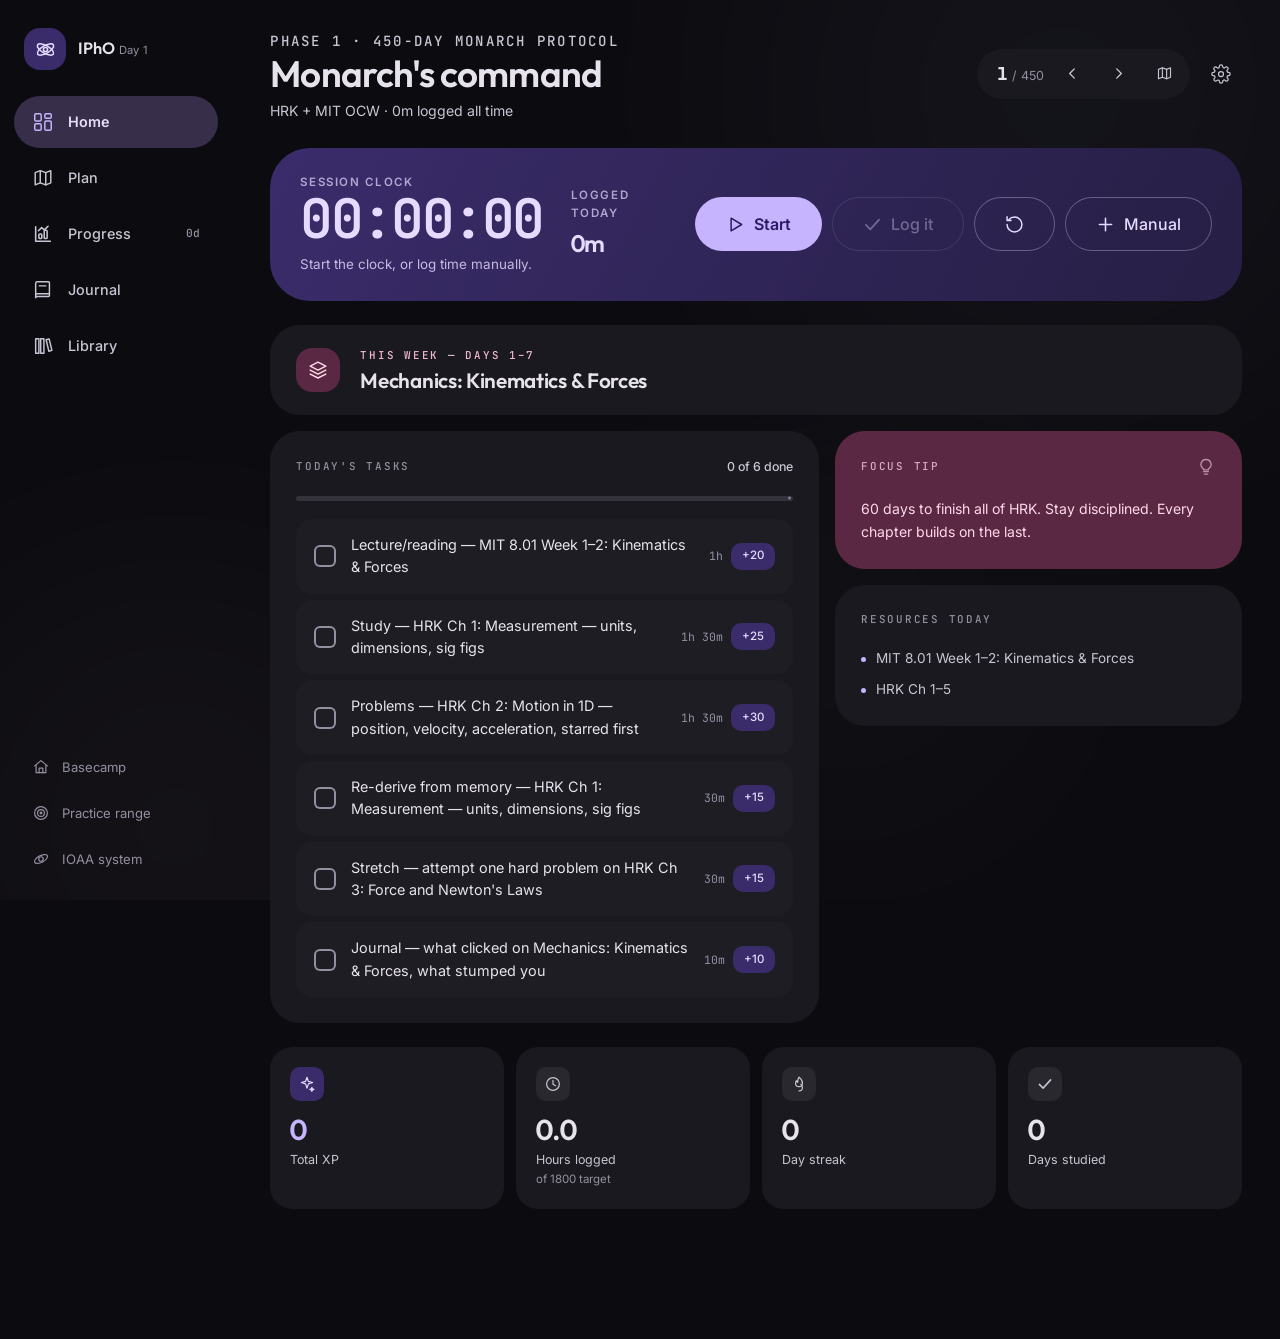
<file: ipho-study.html>
<!DOCTYPE html>
<html lang="en" class="t-ipho">
<head>
<meta charset="UTF-8">
<meta name="viewport" content="width=device-width, initial-scale=1">
<title>IPhO — Olympiad Training</title>
<meta name="description" content="A 450-day training system for the International Physics Olympiad.">
<meta name="theme-color" content="#0C0C10">
<link rel="preconnect" href="https://fonts.googleapis.com">
<link rel="preconnect" href="https://fonts.gstatic.com" crossorigin>
<link href="https://fonts.googleapis.com/css2?family=Outfit:wght@400;500;600;700&family=Inter:wght@400;500;600&family=JetBrains+Mono:wght@400;500;600&display=swap" rel="stylesheet">
<style>
/* ============================================================================
   Olympiad Training — design system
   Built on Material 3 Expressive: tonal surface layers instead of borders,
   large and varied corner radii, pill-shaped actions, emphasized motion.
   ========================================================================== */

:root{
  /* ---- neutral surface layers (M3 tonal elevation) ---- */
  --surface-dim:        #0C0C10;
  --surface:            #121116;
  --surface-bright:     #38373F;
  --sc-lowest:          #070709;
  --sc-low:             #1A191F;
  --sc:                 #1E1D24;
  --sc-high:            #29282F;
  --sc-highest:         #34333B;

  --on-surface:         #E7E3EC;
  --on-surface-var:     #C9C4D2;
  --outline:            #948FA0;
  --outline-var:        #47454F;

  --scrim:              rgba(6,6,9,.72);

  /* ---- default key colour (overridden per track) ---- */
  --primary:            #E8C24A;
  --on-primary:         #3B2E00;
  --primary-container:  #554300;
  --on-primary-container:#FFE08A;
  --primary-fixed-dim:  #C9A227;

  --secondary:          #D6C9A0;
  --secondary-container:#3A3524;
  --on-secondary-container:#EFE2B8;

  --tertiary:           #9ED3C4;
  --tertiary-container: #24504A;
  --on-tertiary-container:#BFF0E2;

  --error:              #F2B8B5;
  --error-container:    #5A2A28;
  --on-error-container:  #FFDAD6;

  --success:            #86D9A8;
  --success-container:  #1D4A33;
  --on-success-container:#B6F0CD;

  /* ---- shape scale ---- */
  --r-xs:   6px;
  --r-s:    10px;
  --r-m:    16px;
  --r-l:    22px;
  --r-xl:   30px;
  --r-xxl:  40px;
  --r-full: 999px;

  /* ---- motion ---- */
  --m-standard:   cubic-bezier(.2,0,0,1);
  --m-decel:      cubic-bezier(.05,.7,.1,1);
  --m-accel:      cubic-bezier(.3,0,.8,.15);
  --m-spring:     cubic-bezier(.32,1.5,.62,1);
  --d-short:  .18s;
  --d-med:    .32s;
  --d-long:   .5s;

  /* ---- type ---- */
  --font-display: 'Outfit', 'Google Sans', ui-sans-serif, system-ui, sans-serif;
  --font-body:    'Inter', ui-sans-serif, system-ui, -apple-system, sans-serif;
  --font-mono:    'JetBrains Mono', ui-monospace, 'SF Mono', Menlo, monospace;

  /* ---- elevation (for floating elements only) ---- */
  --e1: 0 1px 3px rgba(0,0,0,.4);
  --e2: 0 3px 10px -2px rgba(0,0,0,.5);
  --e3: 0 10px 28px -8px rgba(0,0,0,.62);
  --e4: 0 24px 60px -16px rgba(0,0,0,.7);

  --rail-w: 232px;
}

/* ---- track key colours ------------------------------------------------- */
.t-ioaa{
  --primary:#F5CB5C; --on-primary:#3A2D00; --primary-container:#4B3B0A;
  --on-primary-container:#FFE39B; --primary-fixed-dim:#D4AB2E;
  --secondary:#E0CFA0; --secondary-container:#332E1D; --on-secondary-container:#F0E2BA;
  --tertiary:#9DD5D0; --tertiary-container:#1F4F4C; --on-tertiary-container:#BEF0EB;
}
.t-ipho{
  --primary:#C6B4FF; --on-primary:#2A1A62; --primary-container:#3A2C6B;
  --on-primary-container:#E6DBFF; --primary-fixed-dim:#A48CF0;
  --secondary:#CFC4E4; --secondary-container:#372E4A; --on-secondary-container:#E9DEFA;
  --tertiary:#F2B8D0; --tertiary-container:#5A2843; --on-tertiary-container:#FFD8E8;
}
.t-practice{
  --primary:#7BE0C4; --on-primary:#00382C; --primary-container:#00463A;
  --on-primary-container:#9DFCDF; --primary-fixed-dim:#4FC3A5;
  --secondary:#B4CCC2; --secondary-container:#28382F; --on-secondary-container:#CFE9DD;
  --tertiary:#B5C9E8; --tertiary-container:#2C4463; --on-tertiary-container:#D5E4FF;
}
.t-neutral{
  --primary:#CFC6E8; --on-primary:#1F1B2E; --primary-container:#37324A;
  --on-primary-container:#E9E1FF; --primary-fixed-dim:#B0A6CC;
}

/* ========================================================================== */
*,*::before,*::after{ box-sizing:border-box; }
html{ color-scheme:dark; -webkit-text-size-adjust:100%; scroll-behavior:smooth; }

body{
  margin:0;
  background:var(--surface-dim);
  color:var(--on-surface);
  font-family:var(--font-body);
  font-size:15px; line-height:1.55;
  -webkit-font-smoothing:antialiased;
  min-height:100vh;
  overflow-x:hidden;
}

/* ---- expressive background: soft tonal fields, fixed behind everything ---- */
.bg-field{
  position:fixed; inset:0; z-index:-1; pointer-events:none; overflow:hidden;
  background:var(--surface-dim);
}
.bg-field::before,
.bg-field::after{
  content:''; position:absolute; border-radius:50%;
  filter:blur(100px); opacity:.34;
}
.bg-field::before{
  width:70vw; height:70vw; max-width:900px; max-height:900px;
  top:-28vw; right:-18vw;
  background:radial-gradient(circle, color-mix(in srgb, var(--primary) 17%, transparent), transparent 70%);
}
.bg-field::after{
  width:60vw; height:60vw; max-width:760px; max-height:760px;
  bottom:-24vw; left:-16vw;
  background:radial-gradient(circle, color-mix(in srgb, var(--tertiary) 15%, transparent), transparent 70%);
}
.bg-field i{
  position:absolute; display:block; border-radius:50%;
  width:44vw; height:44vw; max-width:560px; max-height:560px;
  top:38%; left:44%;
  background:radial-gradient(circle, color-mix(in srgb, var(--secondary) 14%, transparent), transparent 70%);
  filter:blur(120px); opacity:.3;
}

@media (prefers-reduced-motion:reduce){
  *{ animation-duration:.001ms!important; transition-duration:.001ms!important; }
  html{ scroll-behavior:auto; }
}

::selection{ background:var(--primary-container); color:var(--on-primary-container); }
a{ color:inherit; }
button,input,textarea,select{ font:inherit; color:inherit; }
:focus-visible{ outline:3px solid var(--primary); outline-offset:2px; }
::-webkit-scrollbar{ width:12px; height:12px; }
::-webkit-scrollbar-track{ background:transparent; }
::-webkit-scrollbar-thumb{ background:var(--sc-highest); border-radius:99px; border:4px solid transparent; background-clip:content-box; }
::-webkit-scrollbar-thumb:hover{ background:var(--outline-var); background-clip:content-box; }

/* ---- type scale (M3) --------------------------------------------------- */
h1,h2,h3,h4,h5{ margin:0; font-family:var(--font-display); font-weight:600; line-height:1.15; }
p{ margin:0; }

.display-l{ font-family:var(--font-display); font-size:clamp(2.9rem,7vw,4.1rem); font-weight:600; letter-spacing:-.03em; line-height:1.02; }
.display-m{ font-family:var(--font-display); font-size:clamp(2.3rem,5vw,3rem);  font-weight:600; letter-spacing:-.025em; line-height:1.06; }
.display-s{ font-family:var(--font-display); font-size:clamp(1.9rem,4vw,2.3rem);font-weight:600; letter-spacing:-.02em; line-height:1.1; }
.headline{  font-family:var(--font-display); font-size:1.6rem;  font-weight:600; letter-spacing:-.015em; }
.title-l{   font-family:var(--font-display); font-size:1.28rem; font-weight:600; letter-spacing:-.01em; }
.title-m{   font-family:var(--font-display); font-size:1.05rem; font-weight:600; letter-spacing:-.005em; }
.title-s{   font-family:var(--font-display); font-size:.92rem;  font-weight:600; }
.body-l{ font-size:1rem;   line-height:1.6; }
.body-m{ font-size:.885rem; line-height:1.6; }
.body-s{ font-size:.8rem;  line-height:1.55; }
.label-l{ font-size:.85rem; font-weight:500; }
.label-m{ font-size:.775rem; font-weight:500; }
.label-s{ font-size:.7rem;  font-weight:500; }

.overline{
  font-family:var(--font-mono); font-size:.68rem; font-weight:500;
  letter-spacing:.16em; text-transform:uppercase;
}
.num{ font-family:var(--font-mono); font-variant-numeric:tabular-nums; letter-spacing:-.03em; }
.on-var{ color:var(--on-surface-var); }
.dim{ color:var(--outline); }
.pri{ color:var(--primary); }

/* ---- buttons ----------------------------------------------------------- */
.btn{
  position:relative; overflow:hidden;
  display:inline-flex; align-items:center; justify-content:center; gap:8px;
  height:42px; padding:0 22px; border:0; border-radius:var(--r-full);
  background:var(--sc-high); color:var(--on-surface);
  font-family:var(--font-body); font-size:.875rem; font-weight:500; letter-spacing:.01em;
  cursor:pointer; text-decoration:none; white-space:nowrap;
  transition:background var(--d-short) var(--m-standard),
             border-radius var(--d-med) var(--m-spring),
             box-shadow var(--d-short) var(--m-standard),
             opacity var(--d-short) var(--m-standard);
}
.btn::after{               /* state layer */
  content:''; position:absolute; inset:0; background:currentColor;
  opacity:0; transition:opacity var(--d-short) var(--m-standard);
}
.btn:hover::after{ opacity:.08; }
.btn:active::after{ opacity:.12; }
.btn:active{ border-radius:var(--r-s); }
.btn:disabled{ opacity:.38; cursor:not-allowed; }
.btn:disabled::after{ opacity:0; }
.btn > *{ position:relative; }
.btn svg{ width:18px; height:18px; flex:none; position:relative; }

.btn-filled{  background:var(--primary); color:var(--on-primary); font-weight:600; }
.btn-tonal{   background:var(--primary-container); color:var(--on-primary-container); }
.btn-tonal-2{ background:var(--secondary-container); color:var(--on-secondary-container); }
.btn-outlined{ background:transparent; color:var(--primary); box-shadow:inset 0 0 0 1px var(--outline-var); }
.btn-outlined:hover{ box-shadow:inset 0 0 0 1px var(--primary); }
.btn-text{ background:transparent; color:var(--primary); padding:0 14px; }
.btn-elevated{ background:var(--sc-low); color:var(--primary); box-shadow:var(--e1); }
.btn-elevated:hover{ box-shadow:var(--e2); }
.btn-error{ background:var(--error-container); color:var(--on-error-container); }
.btn-success{ background:var(--success-container); color:var(--on-success-container); }

.btn-xs{ height:32px; padding:0 14px; font-size:.78rem; }
.btn-xs svg{ width:15px; height:15px; }
.btn-s{ height:36px; padding:0 18px; font-size:.82rem; }
.btn-l{ height:54px; padding:0 30px; font-size:1rem; }
.btn-l svg{ width:21px; height:21px; }
.btn-block{ width:100%; }

/* icon button */
.icon-btn{
  position:relative; overflow:hidden; flex:none;
  display:inline-grid; place-items:center;
  width:42px; height:42px; border:0; border-radius:var(--r-full);
  background:transparent; color:var(--on-surface-var); cursor:pointer;
  transition:background var(--d-short) var(--m-standard), color var(--d-short) var(--m-standard);
}
.icon-btn::after{ content:''; position:absolute; inset:0; background:currentColor; opacity:0; transition:opacity var(--d-short); }
.icon-btn:hover::after{ opacity:.1; }
.icon-btn:hover{ color:var(--on-surface); }
.icon-btn svg{ width:20px; height:20px; position:relative; }
.icon-btn-filled{ background:var(--sc-high); color:var(--on-surface); }
.icon-btn-tonal{ background:var(--primary-container); color:var(--on-primary-container); }
.icon-btn-s{ width:34px; height:34px; }
.icon-btn-s svg{ width:17px; height:17px; }

/* FAB */
.fab{
  position:relative; overflow:hidden;
  display:inline-flex; align-items:center; gap:11px;
  height:58px; padding:0 22px; border:0;
  border-radius:var(--r-l);
  background:var(--primary-container); color:var(--on-primary-container);
  font-family:var(--font-display); font-size:.95rem; font-weight:600;
  cursor:pointer; box-shadow:var(--e3);
  transition:border-radius var(--d-med) var(--m-spring),
             transform var(--d-med) var(--m-spring),
             box-shadow var(--d-short) var(--m-standard);
}
.fab::after{ content:''; position:absolute; inset:0; background:currentColor; opacity:0; transition:opacity var(--d-short); }
.fab:hover::after{ opacity:.09; }
.fab:hover{ transform:translateY(-2px); box-shadow:var(--e4); }
.fab:active{ border-radius:var(--r-s); }
.fab svg{ width:23px; height:23px; flex:none; position:relative; }
.fab span{ position:relative; }
.fab-round{ width:58px; padding:0; justify-content:center; }

/* ---- cards ------------------------------------------------------------- */
.card{
  background:var(--sc-low);
  border-radius:var(--r-xl);
  padding:26px;
}
.card-low{ background:color-mix(in srgb, var(--sc-low) 82%, transparent); backdrop-filter:blur(12px); }
.card-high{ background:var(--sc-high); }
.card-primary{ background:var(--primary-container); color:var(--on-primary-container); }
.card-secondary{ background:var(--secondary-container); color:var(--on-secondary-container); }
.card-tertiary{ background:var(--tertiary-container); color:var(--on-tertiary-container); }
.card-outlined{ background:transparent; box-shadow:inset 0 0 0 1px var(--outline-var); }
.card-tight{ padding:20px; }
.card-flush{ padding:0; overflow:hidden; }

.card-head{ display:flex; align-items:center; justify-content:space-between; gap:14px; margin-bottom:20px; }
.card-head > svg{ width:20px; height:20px; flex:none; opacity:.6; }
.card-head .overline{ color:var(--outline); }

/* ---- chips ------------------------------------------------------------- */
.chip{
  position:relative; overflow:hidden;
  display:inline-flex; align-items:center; gap:7px;
  height:34px; padding:0 15px; border:0; border-radius:var(--r-s);
  background:var(--sc-high); color:var(--on-surface-var);
  font-size:.8rem; font-weight:500; cursor:default; white-space:nowrap;
  transition:background var(--d-short) var(--m-standard), color var(--d-short) var(--m-standard);
}
.chip svg{ width:16px; height:16px; flex:none; }
button.chip{ cursor:pointer; }
button.chip:hover{ background:var(--sc-highest); color:var(--on-surface); }
.chip-on{ background:var(--primary-container); color:var(--on-primary-container); }
button.chip-on:hover{ background:var(--primary-container); }
.chip-outlined{ background:transparent; box-shadow:inset 0 0 0 1px var(--outline-var); }
.chip-xs{ height:27px; padding:0 11px; font-size:.72rem; }
.chip-pri{ background:var(--primary-container); color:var(--on-primary-container); }
.chip-ok{ background:var(--success-container); color:var(--on-success-container); }
.chip-err{ background:var(--error-container); color:var(--on-error-container); }

/* ---- segmented button (M3) --------------------------------------------- */
.segmented{ display:inline-flex; border-radius:var(--r-full); box-shadow:inset 0 0 0 1px var(--outline-var); overflow:hidden; }
.segmented button{
  position:relative; display:inline-flex; align-items:center; gap:6px;
  height:40px; padding:0 18px; border:0; background:transparent;
  color:var(--on-surface-var); font-size:.82rem; font-weight:500; cursor:pointer;
  transition:background var(--d-short) var(--m-standard), color var(--d-short) var(--m-standard);
}
.segmented button + button{ box-shadow:inset 1px 0 0 var(--outline-var); }
.segmented button:hover{ background:color-mix(in srgb, var(--on-surface) 8%, transparent); }
.segmented button.on{ background:var(--secondary-container); color:var(--on-secondary-container); }
.segmented button svg{ width:16px; height:16px; }

/* ---- inputs ------------------------------------------------------------ */
.field{ position:relative; }
.field input, .field textarea, .field select, .input{
  width:100%; height:54px; padding:20px 16px 6px;
  background:var(--sc); color:var(--on-surface);
  border:0; border-bottom:1px solid var(--outline);
  border-radius:var(--r-xs) var(--r-xs) 0 0;
  font-size:.95rem;
  transition:background var(--d-short) var(--m-standard), border-color var(--d-short) var(--m-standard);
}
.field textarea{ height:auto; min-height:120px; padding:22px 16px 12px; resize:vertical; line-height:1.65; }
.field input:hover, .field textarea:hover{ background:var(--sc-high); }
.field input:focus, .field textarea:focus, .field select:focus{
  outline:none; background:var(--sc-high);
  border-bottom:2px solid var(--primary); padding-bottom:5px;
}
.field > label{
  position:absolute; left:16px; top:8px;
  font-size:.7rem; font-weight:500; letter-spacing:.03em;
  color:var(--outline); pointer-events:none;
  transition:color var(--d-short) var(--m-standard);
}
.field:focus-within > label{ color:var(--primary); }
.field input[type=number]{ font-family:var(--font-mono); }
.field .suffix{ position:absolute; right:16px; bottom:8px; font-size:.8rem; color:var(--outline); pointer-events:none; }

/* plain input (search / select pills) */
.input-pill{
  height:40px; padding:0 16px; border-radius:var(--r-full);
  background:var(--sc-high); color:var(--on-surface);
  border:0; font-size:.83rem;
}
.input-pill:focus{ outline:2px solid var(--primary); outline-offset:0; }
select.input-pill{ padding-right:34px; appearance:none;
  background-image:linear-gradient(45deg,transparent 50%,var(--outline) 50%),linear-gradient(135deg,var(--outline) 50%,transparent 50%);
  background-position:calc(100% - 18px) 18px, calc(100% - 13px) 18px;
  background-size:5px 5px,5px 5px; background-repeat:no-repeat; }

/* ---- linear progress (M3 expressive: gap + stop dot) ------------------- */
.bar{
  position:relative; height:8px; border-radius:var(--r-full);
  background:var(--sc-highest); overflow:visible;
}
.bar > i{
  display:block; height:100%; width:0%; border-radius:var(--r-full);
  background:var(--primary);
  transition:width var(--d-long) var(--m-decel);
}
.bar::after{                    /* stop indicator */
  content:''; position:absolute; right:2px; top:50%; transform:translateY(-50%);
  width:4px; height:4px; border-radius:50%; background:var(--primary); opacity:.55;
}
.bar-s{ height:5px; }
.bar-s::after{ width:3px; height:3px; }
.bar-l{ height:12px; }
.bar-l::after{ width:5px; height:5px; }

/* ---- list rows --------------------------------------------------------- */
.row-list{ display:flex; flex-direction:column; }
.row-item{
  position:relative; overflow:hidden;
  display:flex; align-items:center; gap:14px;
  padding:14px 16px; border-radius:var(--r-m);
  transition:background var(--d-short) var(--m-standard);
}
.row-item + .row-item{ margin-top:2px; }

/* ---- dialog ------------------------------------------------------------ */
.scrim{
  position:fixed; inset:0; z-index:300; display:grid; place-items:center; padding:20px;
  background:var(--scrim); backdrop-filter:blur(4px);
  opacity:0; visibility:hidden; transition:opacity var(--d-med) var(--m-standard), visibility var(--d-med);
}
.scrim.show{ opacity:1; visibility:visible; }
.dialog{
  width:100%; max-width:400px;
  background:var(--sc-high); color:var(--on-surface);
  border-radius:var(--r-xxl); padding:28px;
  box-shadow:var(--e4);
  transform:translateY(20px) scale(.94); opacity:0;
  transition:transform var(--d-med) var(--m-spring), opacity var(--d-short) var(--m-standard);
}
.scrim.show .dialog{ transform:none; opacity:1; }
.dialog-icon{
  width:46px; height:46px; margin:0 auto 16px; border-radius:var(--r-m);
  display:grid; place-items:center;
  background:var(--primary-container); color:var(--on-primary-container);
}
.dialog-icon svg{ width:24px; height:24px; }
.dialog h3{ text-align:center; margin-bottom:8px; }
.dialog .dialog-sub{ text-align:center; color:var(--on-surface-var); font-size:.86rem; margin-bottom:22px; }
.dialog-actions{ display:flex; justify-content:flex-end; gap:8px; margin-top:24px; }

/* ---- snackbar ---------------------------------------------------------- */
.snackbar{
  position:fixed; left:50%; bottom:26px; z-index:400;
  transform:translate(-50%,140%);
  display:flex; align-items:center; gap:14px;
  min-width:280px; max-width:min(560px,calc(100vw - 32px));
  padding:14px 20px; border-radius:var(--r-m);
  background:var(--sc-highest); color:var(--on-surface);
  box-shadow:var(--e4);
  pointer-events:none;   /* status only — must never swallow taps */
  opacity:0; visibility:hidden;
  transition:transform var(--d-med) var(--m-spring),
             opacity var(--d-med) var(--m-standard), visibility var(--d-med);
}
.snackbar.show{ transform:translate(-50%,0); opacity:1; visibility:visible; }
.snack-icon{
  width:32px; height:32px; flex:none; border-radius:var(--r-s);
  display:grid; place-items:center;
  background:var(--primary-container); color:var(--on-primary-container);
}
.snack-icon svg{ width:17px; height:17px; }
.snack-title{ font-family:var(--font-display); font-size:.9rem; font-weight:600; }
.snack-sub{ font-size:.8rem; color:var(--on-surface-var); }
@media (max-width:700px){ .snackbar{ bottom:96px; } }

/* ---- switch (M3) ------------------------------------------------------- */
.switch{ position:relative; display:inline-block; width:48px; height:28px; flex:none; }
.switch input{ position:absolute; opacity:0; width:0; height:0; }
.switch .track{
  position:absolute; inset:0; border-radius:var(--r-full); cursor:pointer;
  background:var(--sc-highest); box-shadow:inset 0 0 0 2px var(--outline-var);
  transition:background var(--d-med) var(--m-standard), box-shadow var(--d-med) var(--m-standard);
}
.switch .track::before{
  content:''; position:absolute; left:6px; top:50%; width:14px; height:14px;
  border-radius:50%; background:var(--outline); transform:translateY(-50%);
  transition:all var(--d-med) var(--m-spring);
}
.switch input:checked + .track{ background:var(--primary); box-shadow:none; }
.switch input:checked + .track::before{ left:26px; width:20px; height:20px; background:var(--on-primary); }

/* ---- layout helpers ---------------------------------------------------- */
.stack{ display:flex; flex-direction:column; gap:16px; }
.stack-l{ display:flex; flex-direction:column; gap:24px; }
.row{ display:flex; align-items:center; gap:10px; flex-wrap:wrap; }
.spread{ display:flex; align-items:center; justify-content:space-between; gap:14px; flex-wrap:wrap; }
.grow{ flex:1; min-width:0; }
.sr-only{ position:absolute; width:1px; height:1px; overflow:hidden; clip:rect(0 0 0 0); white-space:nowrap; }

/* entrance */
.rv{ opacity:0; transform:translateY(18px); transition:opacity var(--d-long) var(--m-decel), transform var(--d-long) var(--m-decel); }
.rv.in{ opacity:1; transform:none; }
@media (prefers-reduced-motion:reduce){ .rv{ opacity:1; transform:none; } }

/* ============================================================================
   Study app shell — navigation rail + persistent timer dock
   ========================================================================== */

.app{ display:flex; min-height:100vh; }

/* ---------- navigation rail (desktop) ----------------------------------- */
.rail{
  width:var(--rail-w); flex:none;
  position:sticky; top:0; height:100vh;
  display:flex; flex-direction:column; gap:6px;
  padding:22px 14px 20px;
}
.rail-brand{
  display:flex; align-items:center; gap:12px;
  padding:6px 10px 20px; text-decoration:none;
}
.rail-mark{
  width:42px; height:42px; flex:none; border-radius:var(--r-m);
  display:grid; place-items:center;
  background:var(--primary-container); color:var(--on-primary-container);
}
.rail-mark svg{ width:23px; height:23px; }
.rail-name{ font-family:var(--font-display); font-size:1.02rem; font-weight:600; line-height:1.2; }
.rail-sub{ font-size:.7rem; color:var(--outline); letter-spacing:.02em; }

.nav{ display:flex; flex-direction:column; gap:4px; }
.nav-item{
  position:relative; overflow:hidden;
  display:flex; align-items:center; gap:14px;
  height:52px; padding:0 18px; border:0;
  border-radius:var(--r-full);
  background:transparent; color:var(--on-surface-var);
  font-family:var(--font-body); font-size:.9rem; font-weight:500;
  cursor:pointer; text-align:left; width:100%;
  transition:background var(--d-med) var(--m-standard), color var(--d-med) var(--m-standard);
}
.nav-item::after{ content:''; position:absolute; inset:0; background:currentColor; opacity:0; transition:opacity var(--d-short); }
.nav-item:hover::after{ opacity:.08; }
.nav-item svg{ width:22px; height:22px; flex:none; position:relative; }
.nav-item span{ position:relative; }
.nav-item.on{
  background:var(--secondary-container); color:var(--on-secondary-container);
  font-weight:600;
}
.nav-item.on svg{ color:var(--primary); }
.nav-badge{
  position:relative; margin-left:auto;
  font-family:var(--font-mono); font-size:.7rem; color:var(--outline);
}

.rail-foot{ margin-top:auto; display:flex; flex-direction:column; gap:4px; padding-top:16px; }
.rail-link{
  display:flex; align-items:center; gap:12px;
  height:42px; padding:0 18px; border-radius:var(--r-full);
  color:var(--outline); text-decoration:none; font-size:.82rem;
  transition:background var(--d-short) var(--m-standard), color var(--d-short) var(--m-standard);
}
.rail-link:hover{ background:var(--sc-low); color:var(--on-surface-var); }
.rail-link svg{ width:18px; height:18px; }

/* ---------- bottom navigation (mobile) ---------------------------------- */
.bottom-nav{ display:none; }
@media (max-width:900px){
  .app{ flex-direction:column; }
  .rail{
    position:static; width:auto; height:auto; flex-direction:row; align-items:center;
    padding:14px 16px 6px; gap:12px;
  }
  .rail-brand{ padding:0; flex:1; }
  .rail .nav, .rail-foot{ display:none; }

  .bottom-nav{
    position:fixed; left:0; right:0; bottom:0; z-index:90;
    display:flex; justify-content:space-around; gap:2px;
    padding:10px 8px calc(10px + env(safe-area-inset-bottom));
    background:color-mix(in srgb, var(--sc) 92%, transparent);
    backdrop-filter:blur(22px) saturate(180%);
    box-shadow:0 -1px 0 var(--outline-var);
  }
  .bn-item{
    flex:1; display:flex; flex-direction:column; align-items:center; gap:4px;
    border:0; background:transparent; color:var(--on-surface-var);
    font-size:.66rem; font-weight:500; cursor:pointer; padding:0;
  }
  .bn-ind{
    width:56px; height:30px; border-radius:var(--r-full);
    display:grid; place-items:center;
    transition:background var(--d-med) var(--m-spring);
  }
  .bn-item svg{ width:21px; height:21px; }
  .bn-item.on .bn-ind{ background:var(--secondary-container); }
  .bn-item.on{ color:var(--on-surface); font-weight:600; }
  .bn-item.on svg{ color:var(--primary); }
  .content{ padding-bottom:110px!important; }
}

/* ---------- content ----------------------------------------------------- */
.content{
  flex:1; min-width:0;
  padding:26px clamp(16px,3vw,40px) 130px;
  max-width:1240px; margin:0 auto; width:100%;
}

.topbar{
  display:flex; align-items:center; justify-content:space-between;
  gap:16px; margin-bottom:26px; flex-wrap:wrap;
}
.topbar-title h1{ font-size:clamp(1.7rem,3.4vw,2.3rem); letter-spacing:-.025em; }
.topbar-title p{ color:var(--on-surface-var); font-size:.88rem; margin-top:5px; }

.screen{ display:none; }
.screen.on{ display:block; animation:screen-in var(--d-long) var(--m-decel); }
@keyframes screen-in{ from{ opacity:0; transform:translateY(14px); } to{ opacity:1; transform:none; } }

/* ---------- day stepper -------------------------------------------------- */
.day-strip{
  display:flex; align-items:center; gap:12px;
  padding:8px 8px 8px 20px; border-radius:var(--r-full);
  background:var(--sc-low);
}
.day-strip .d-num{ font-family:var(--font-display); font-size:1.15rem; font-weight:600; }
.day-strip .d-of{ font-size:.78rem; color:var(--outline); }

/* ---------- hero timer (Home) ------------------------------------------- */
.timer-hero{
  display:grid; grid-template-columns:auto 1fr auto; align-items:center; gap:28px;
  background:linear-gradient(118deg,
      color-mix(in srgb, var(--primary-container) 100%, transparent) 0%,
      color-mix(in srgb, var(--primary-container) 58%, var(--surface-dim)) 100%);
  color:var(--on-primary-container);
  border-radius:var(--r-xxl); padding:26px 30px;
}
.timer-hero .t-read{
  font-family:var(--font-mono); font-size:clamp(2.4rem,5.5vw,3.4rem);
  font-weight:600; letter-spacing:-.05em; line-height:1; font-variant-numeric:tabular-nums;
}
.timer-hero .t-meta{ font-size:.84rem; opacity:.82; margin-top:8px; }
.timer-hero .t-label{ font-size:.72rem; font-weight:600; letter-spacing:.14em; text-transform:uppercase; opacity:.7; }
.timer-hero .t-today{ font-family:var(--font-display); font-size:1.5rem; font-weight:600; margin-top:2px; }
.timer-hero .t-actions{ display:flex; gap:10px; flex-wrap:wrap; }
.timer-hero .btn-filled{ background:var(--primary); color:var(--on-primary); }
.timer-hero .btn-outlined{ color:inherit; box-shadow:inset 0 0 0 1px color-mix(in srgb, currentColor 32%, transparent); }
.timer-hero .btn-outlined:hover{ box-shadow:inset 0 0 0 1px currentColor; }
.timer-hero.running .t-read{ animation:tpulse 2s var(--m-standard) infinite; }
@keyframes tpulse{ 0%,100%{ opacity:1; } 50%{ opacity:.72; } }
@media (max-width:1000px){
  .timer-hero{ grid-template-columns:1fr; gap:20px; padding:26px; }
  .timer-hero .t-actions{ width:100%; }
  .timer-hero .t-actions .btn{ flex:1 1 auto; }
}
@media (max-width:600px){
  .timer-hero{ padding:22px; }
  .timer-hero .t-actions{
    display:grid; grid-template-columns:1fr 1fr; gap:9px;
  }
  .timer-hero .t-actions .btn{ width:100%; height:48px; padding:0 14px; font-size:.88rem; }
}

/* ---------- persistent timer dock --------------------------------------- */
.dock{
  position:fixed; left:50%; bottom:24px; z-index:95;
  transform:translate(-50%,150%);
  display:flex; align-items:center; gap:6px;
  padding:8px 8px 8px 22px; border-radius:var(--r-full);
  background:var(--sc-highest); box-shadow:var(--e4);
  transition:transform var(--d-med) var(--m-spring),
             opacity var(--d-med) var(--m-standard), visibility var(--d-med);
  pointer-events:none; opacity:0; visibility:hidden;   /* fully out of the way */
}
.dock.show{ transform:translate(-50%,0); pointer-events:auto; opacity:1; visibility:visible; }
.dock .d-time{
  font-family:var(--font-mono); font-size:1.1rem; font-weight:600;
  letter-spacing:-.03em; font-variant-numeric:tabular-nums; margin-right:10px;
}
.dock .d-dot{
  width:7px; height:7px; border-radius:50%; background:var(--primary); margin-right:10px;
  animation:blink 1.6s var(--m-standard) infinite;
}
@keyframes blink{ 0%,100%{ opacity:1; } 50%{ opacity:.25; } }
.dock.paused .d-dot{ animation:none; opacity:.35; }
@media (max-width:900px){ .dock{ bottom:96px; } }
@media (max-width:520px){ .dock{ left:12px; right:12px; transform:translateY(150%); padding-left:18px; }
  .dock.show{ transform:translateY(0); } .dock .d-time{ font-size:1rem; }
  .dock .btn{ padding:0 14px; } }

/* ---------- stat tiles --------------------------------------------------- */
.tiles{ display:grid; grid-template-columns:repeat(4,1fr); gap:12px; }
@media (max-width:820px){ .tiles{ grid-template-columns:repeat(2,1fr); } }
.tile{
  background:var(--sc-low); border-radius:var(--r-l); padding:20px;
  transition:background var(--d-med) var(--m-standard), transform var(--d-med) var(--m-spring);
}
.tile:hover{ background:var(--sc); transform:translateY(-2px); }
.tile-icon{
  width:34px; height:34px; border-radius:var(--r-s); margin-bottom:14px;
  display:grid; place-items:center;
  background:var(--sc-high); color:var(--on-surface-var);
}
.tile-icon svg{ width:18px; height:18px; }
.tile-val{ font-family:var(--font-display); font-size:1.8rem; font-weight:600; letter-spacing:-.03em; line-height:1; }
.tile-label{ font-size:.78rem; color:var(--on-surface-var); margin-top:6px; }
.tile-sub{ font-size:.72rem; color:var(--outline); margin-top:2px; }
.tile-pri .tile-icon{ background:var(--primary-container); color:var(--on-primary-container); }
.tile-pri .tile-val{ color:var(--primary); }

/* ---------- today's quest ------------------------------------------------ */
.quest-grid{ display:grid; grid-template-columns:1.35fr 1fr; gap:16px; align-items:start; }
@media (max-width:1000px){ .quest-grid{ grid-template-columns:1fr; } }

.topic-banner{
  display:flex; align-items:center; gap:20px;
  background:var(--sc-low); border-radius:var(--r-xl);
  padding:22px 26px; margin-bottom:16px;
}
.topic-banner .tb-mark{
  width:44px; height:44px; flex:none; border-radius:var(--r-m);
  display:grid; place-items:center;
  background:var(--tertiary-container); color:var(--on-tertiary-container);
}
.topic-banner .tb-mark svg{ width:22px; height:22px; }
.topic-banner .overline{ color:var(--tertiary); }
.topic-banner h2{ font-size:1.3rem; margin-top:5px; letter-spacing:-.015em; }
@media (max-width:600px){ .topic-banner{ padding:20px; gap:15px; } .topic-banner h2{ font-size:1.1rem; } }

.task{
  position:relative; overflow:hidden;
  display:flex; align-items:center; gap:15px;
  padding:15px 18px; border-radius:var(--r-m);
  background:var(--sc); cursor:pointer;
  transition:background var(--d-short) var(--m-standard), opacity var(--d-med) var(--m-standard);
}
.task + .task{ margin-top:6px; }
.task:hover{ background:var(--sc-high); }
.task-box{
  width:22px; height:22px; flex:none; border-radius:var(--r-xs);
  display:grid; place-items:center;
  box-shadow:inset 0 0 0 2px var(--outline); color:var(--on-primary);
  transition:all var(--d-med) var(--m-spring);
}
.task-box svg{ width:15px; height:15px; transform:scale(0); transition:transform var(--d-med) var(--m-spring); }
.task.done .task-box{ background:var(--primary); box-shadow:none; }
.task.done .task-box svg{ transform:scale(1); }
.task.done{ opacity:.5; }
.task.done .task-text{ text-decoration:line-through; }
.task-text{ flex:1; font-size:.9rem; }
.task-meta{ display:flex; align-items:center; gap:8px; }
.task-dur{ font-family:var(--font-mono); font-size:.72rem; color:var(--outline); }

.mini-list{ display:flex; flex-direction:column; gap:10px; }
.mini-row{ display:flex; align-items:flex-start; gap:10px; font-size:.85rem; color:var(--on-surface-var); }
.mini-dot{ width:5px; height:5px; border-radius:50%; background:var(--primary); flex:none; margin-top:9px; }

.tip-card{ background:var(--tertiary-container); color:var(--on-tertiary-container); }
.tip-card .card-head .overline{ color:inherit; opacity:.7; }
.tip-card .tip-body{ font-size:.88rem; line-height:1.65; }

/* ---------- plan: phase stepper ----------------------------------------- */
.stepper{
  display:flex; gap:8px; overflow-x:auto; padding-bottom:8px; margin-bottom:20px;
  scrollbar-width:thin;
}
.step-card{
  flex:1 1 0; min-width:142px;
  background:var(--sc-low); border-radius:var(--r-l); padding:18px;
  transition:background var(--d-med) var(--m-standard);
}
.step-card .s-num{
  width:26px; height:26px; border-radius:var(--r-full); margin-bottom:12px;
  display:grid; place-items:center;
  background:var(--sc-highest); color:var(--on-surface-var);
  font-family:var(--font-mono); font-size:.72rem; font-weight:600;
}
.step-card .s-days{ font-family:var(--font-mono); font-size:.68rem; color:var(--outline); letter-spacing:.05em; }
.step-card .s-name{ font-family:var(--font-display); font-size:.92rem; font-weight:600; margin-top:4px; line-height:1.25; }
.step-card .s-note{ font-size:.74rem; color:var(--outline); margin-top:5px; line-height:1.45; }
.step-card.cur{ background:var(--primary-container); color:var(--on-primary-container); }
.step-card.cur .s-num{ background:var(--primary); color:var(--on-primary); }
.step-card.cur .s-days, .step-card.cur .s-note{ color:inherit; opacity:.78; }
.step-card.done .s-num{ background:var(--success-container); color:var(--on-success-container); }
.step-card.done{ opacity:.62; }

.filter-chips{ display:flex; gap:8px; flex-wrap:wrap; margin-bottom:18px; }

.week{
  background:var(--sc-low); border-radius:var(--r-l);
  margin-bottom:8px; overflow:hidden;
  transition:background var(--d-med) var(--m-standard);
}
.week:hover{ background:var(--sc); }
.week.open{ background:var(--sc); }
.week-head{
  display:flex; align-items:center; gap:14px;
  padding:18px 22px; cursor:pointer; user-select:none;
}
.week-days{ font-family:var(--font-mono); font-size:.72rem; color:var(--outline); min-width:96px; }
.week-title{ flex:1; font-family:var(--font-display); font-size:.98rem; font-weight:600; }
.week-chev{ color:var(--outline); display:grid; place-items:center; transition:transform var(--d-med) var(--m-spring); }
.week-chev svg{ width:20px; height:20px; }
.week.open .week-chev{ transform:rotate(180deg); }
.week-body{ display:none; padding:0 22px 22px; }
.week.open .week-body{ display:block; animation:screen-in var(--d-med) var(--m-decel); }
.week-tip{
  margin-top:16px; padding:16px 18px; border-radius:var(--r-m);
  background:var(--tertiary-container); color:var(--on-tertiary-container);
  font-size:.85rem; line-height:1.6;
  display:flex; gap:12px; align-items:flex-start;
}
.week-tip svg{ width:19px; height:19px; flex:none; margin-top:1px; }
@media (max-width:640px){
  .week-head{ flex-wrap:wrap; padding:16px 18px; }
  .week-days{ min-width:0; }
  .week-title{ flex-basis:100%; order:3; }
  .week-body{ padding:0 18px 18px; }
}

/* ---------- flow steps (IPhO reading pattern) --------------------------- */
.flow{ display:grid; gap:10px; }
.flow-step{
  display:flex; gap:16px; align-items:flex-start;
  background:var(--sc-low); border-radius:var(--r-l); padding:18px 20px;
}
.flow-num{
  width:30px; height:30px; flex:none; border-radius:var(--r-full);
  display:grid; place-items:center;
  background:var(--primary-container); color:var(--on-primary-container);
  font-family:var(--font-mono); font-size:.78rem; font-weight:600;
}
.flow-body{ font-size:.86rem; color:var(--on-surface-var); line-height:1.6; }
.flow-body strong{ color:var(--on-surface); display:block; margin-bottom:3px; font-family:var(--font-display); }

/* ---------- progress screen --------------------------------------------- */
.rank-hero{
  display:flex; align-items:center; gap:26px; flex-wrap:wrap;
  background:var(--sc-low); border-radius:var(--r-xxl); padding:30px 34px;
}
.rank-orb{
  width:88px; height:88px; flex:none; border-radius:var(--r-l);
  display:grid; place-items:center;
  background:var(--primary-container); color:var(--on-primary-container);
  font-family:var(--font-display); font-size:2.4rem; font-weight:600; letter-spacing:-.04em;
}
.rank-info{ flex:1; min-width:200px; }
.rank-name{ font-family:var(--font-display); font-size:1.5rem; font-weight:600; letter-spacing:-.02em; }
.rank-next{ font-size:.82rem; color:var(--on-surface-var); margin:4px 0 14px; }

.prog-row{ display:grid; grid-template-columns:150px 1fr 48px; align-items:center; gap:16px; }
.prog-row + .prog-row{ margin-top:14px; }
.prog-label{ font-size:.86rem; color:var(--on-surface-var); }
.prog-pct{ font-family:var(--font-mono); font-size:.78rem; color:var(--outline); text-align:right; }
@media (max-width:560px){
  .prog-row{ grid-template-columns:1fr auto; grid-template-rows:auto auto; gap:8px 12px; }
  .prog-label{ grid-area:1/1; }
  .prog-pct{ grid-area:1/2; }
  .prog-row .bar{ grid-area:2/1/3/3; }
}

/* ---------- streak map --------------------------------------------------- */
.streak-map{ display:grid; grid-template-columns:repeat(30,1fr); gap:4px; }
@media (max-width:760px){ .streak-map{ grid-template-columns:repeat(18,1fr); } }
.s-cell{
  aspect-ratio:1; border-radius:var(--r-xs);
  background:var(--sc-high);
  transition:transform var(--d-short) var(--m-spring);
}
.s-cell:hover{ transform:scale(1.45); position:relative; z-index:2; }
.s-cell.missed{ background:var(--error-container); }
.s-cell.h1{ background:color-mix(in srgb, var(--primary) 26%, var(--sc-high)); }
.s-cell.h2{ background:color-mix(in srgb, var(--primary) 48%, var(--sc-high)); }
.s-cell.h3{ background:color-mix(in srgb, var(--primary) 72%, var(--sc-high)); }
.s-cell.h4{ background:var(--primary); }
.s-cell.today-marker{ box-shadow:0 0 0 2px var(--on-surface); }
.legend{ display:flex; align-items:center; gap:7px; flex-wrap:wrap; font-size:.75rem; color:var(--outline); }
.legend .sw{ width:12px; height:12px; border-radius:var(--r-xs); }
.legend .gap{ width:8px; }

/* ---------- achievements ------------------------------------------------- */
.ach-grid{ display:grid; grid-template-columns:repeat(auto-fill,minmax(158px,1fr)); gap:10px; }
.ach{
  background:var(--sc-low); border-radius:var(--r-l); padding:20px 16px; text-align:center;
  transition:background var(--d-med) var(--m-standard), transform var(--d-med) var(--m-spring);
}
.ach.unlocked{ background:var(--primary-container); color:var(--on-primary-container); }
.ach.unlocked:hover{ transform:translateY(-3px); }
.ach.locked{ opacity:.4; }
.ach-icon{ font-size:1.65rem; line-height:1; margin-bottom:11px; }
.ach.locked .ach-icon{ filter:grayscale(1); }
.ach-name{ font-family:var(--font-display); font-size:.88rem; font-weight:600; }
.ach-desc{ font-size:.73rem; opacity:.72; margin-top:4px; line-height:1.45; }
.ach-at{ font-family:var(--font-mono); font-size:.66rem; margin-top:9px; opacity:.8; }

/* ---------- journal ------------------------------------------------------ */
.j-entry{
  background:var(--sc-low); border-radius:var(--r-l); padding:20px 22px;
}
.j-entry + .j-entry{ margin-top:8px; }
.j-meta{ font-family:var(--font-mono); font-size:.7rem; color:var(--outline); letter-spacing:.06em; margin-bottom:8px; }
.j-text{ font-size:.89rem; color:var(--on-surface-var); line-height:1.7; white-space:pre-wrap; }
.empty{
  text-align:center; padding:52px 20px; color:var(--outline);
}
.empty svg{ width:38px; height:38px; margin-bottom:14px; opacity:.5; }
.empty p{ font-size:.86rem; }

/* ---------- library ------------------------------------------------------ */
.lib-sec{ margin-top:34px; }
.lib-sec:first-of-type{ margin-top:0; }
.lib-sec > h3{ font-size:1.05rem; margin-bottom:14px; display:flex; align-items:center; gap:10px; }
.lib-sec > h3::after{ content:''; flex:1; height:1px; background:var(--outline-var); }
.res-grid{ display:grid; grid-template-columns:repeat(auto-fill,minmax(268px,1fr)); gap:12px; }
.res-card{
  background:var(--sc-low); border-radius:var(--r-l); padding:20px;
  display:flex; flex-direction:column; gap:9px;
  transition:background var(--d-med) var(--m-standard), transform var(--d-med) var(--m-spring);
}
.res-card:hover{ background:var(--sc); transform:translateY(-2px); }
.res-tags{ display:flex; gap:5px; flex-wrap:wrap; margin-bottom:2px; }
.res-title{ font-family:var(--font-display); font-size:.98rem; font-weight:600; letter-spacing:-.01em; }
.res-desc{ font-size:.81rem; color:var(--on-surface-var); line-height:1.6; flex:1; }
.res-link{
  display:inline-flex; align-items:center; gap:7px; align-self:flex-start;
  height:34px; padding:0 15px; border-radius:var(--r-full);
  background:var(--primary-container); color:var(--on-primary-container);
  font-size:.8rem; font-weight:500; text-decoration:none;
  transition:background var(--d-short) var(--m-standard);
}
.res-link:hover{ background:var(--primary); color:var(--on-primary); }
.res-link svg{ width:15px; height:15px; }
.res-note{ font-size:.76rem; color:var(--outline); }

/* ---------- viewing an earlier day -------------------------------------- */
.past-banner{
  display:flex; align-items:center; gap:12px;
  background:var(--secondary-container); color:var(--on-secondary-container);
  border-radius:var(--r-l); padding:14px 18px; margin-bottom:16px;
  font-size:.86rem; line-height:1.55;
}
.past-banner svg{ width:19px; height:19px; flex:none; }
.past-banner b{ font-weight:600; }

/* schedule marker on a progress bar */
.bar-mark{
  position:absolute; top:50%; width:2px; height:14px;
  transform:translate(-50%,-50%); border-radius:2px;
  background:var(--on-surface); opacity:.55; pointer-events:none;
}
.bar-mark::after{
  content:''; position:absolute; left:50%; top:-5px; transform:translateX(-50%);
  border-left:3px solid transparent; border-right:3px solid transparent;
  border-top:4px solid var(--on-surface); opacity:.8;
}

.step-card .s-logged{
  font-family:var(--font-mono); font-size:.68rem; margin-top:9px;
  padding-top:9px; box-shadow:inset 0 1px 0 color-mix(in srgb, currentColor 18%, transparent);
  opacity:.75;
}

.check-row{
  display:flex; align-items:flex-start; gap:11px; cursor:pointer;
  margin-top:20px; font-size:.85rem; color:var(--on-surface-var); line-height:1.5;
}
.check-row input{ width:18px; height:18px; flex:none; margin-top:1px; accent-color:var(--primary); }

</style>
</head>
<body>
<div class="bg-field" aria-hidden="true"><i></i></div>
<svg width="0" height="0" style="position:absolute" aria-hidden="true" focusable="false">
<defs>
<g id="i-dash" fill="none" stroke="currentColor" stroke-width="1.6" stroke-linecap="round" stroke-linejoin="round"><rect x="3" y="3" width="7" height="8" rx="1.5"/><rect x="14" y="3" width="7" height="5" rx="1.5"/><rect x="14" y="11" width="7" height="10" rx="1.5"/><rect x="3" y="14" width="7" height="7" rx="1.5"/></g>
<g id="i-today" fill="none" stroke="currentColor" stroke-width="1.6" stroke-linecap="round" stroke-linejoin="round"><rect x="3.5" y="4.5" width="17" height="16" rx="2.5"/><path d="M8 3v3M16 3v3M3.5 9.5h17"/><path d="M9 14l2 2 4-4"/></g>
<g id="i-map" fill="none" stroke="currentColor" stroke-width="1.6" stroke-linecap="round" stroke-linejoin="round"><path d="M9 4L3.5 6.2v13.3L9 17.3l6 2.2 5.5-2.2V4L15 6.2 9 4z"/><path d="M9 4v13.3M15 6.2v13.3"/></g>
<g id="i-flame" fill="none" stroke="currentColor" stroke-width="1.6" stroke-linecap="round" stroke-linejoin="round"><path d="M12 2.8s4.6 3.6 4.6 8.2a4.6 4.6 0 01-9.2 0c0-1.5.5-2.6 1.1-3.5.3 1.2 1 2 1.9 2.3-.3-2.6.6-5.3 1.6-7z"/><path d="M12 21.2a4.6 4.6 0 004.6-4.6c0-1.7-1-3.2-2.2-4.4"/></g>
<g id="i-book" fill="none" stroke="currentColor" stroke-width="1.6" stroke-linecap="round" stroke-linejoin="round"><path d="M4 4.5A1.5 1.5 0 015.5 3H18a1 1 0 011 1v14a1 1 0 01-1 1H5.5A1.5 1.5 0 004 20.5v-16z"/><path d="M4 17.5A1.5 1.5 0 015.5 16H19"/><path d="M8 7.5h7"/></g>
<g id="i-trophy" fill="none" stroke="currentColor" stroke-width="1.6" stroke-linecap="round" stroke-linejoin="round"><path d="M7 4h10v5a5 5 0 01-10 0V4z"/><path d="M7 6H4.5v1A3.5 3.5 0 007.6 10.5M17 6h2.5v1a3.5 3.5 0 01-3.1 3.5"/><path d="M12 14v3M8.5 20.5h7M10 17.5h4l.5 3h-5l.5-3z"/></g>
<g id="i-library" fill="none" stroke="currentColor" stroke-width="1.6" stroke-linecap="round" stroke-linejoin="round"><path d="M4 4h3.5v16H4zM9.5 4H13v16H9.5z"/><path d="M15.4 5.2l3.3-.9 3 12.5-3.3.9z"/></g>
<g id="i-play" fill="none" stroke="currentColor" stroke-width="1.7" stroke-linecap="round" stroke-linejoin="round"><path d="M7 4.8l12 7.2-12 7.2V4.8z"/></g>
<g id="i-pause" fill="none" stroke="currentColor" stroke-width="1.7" stroke-linecap="round" stroke-linejoin="round"><path d="M8.5 4.5v15M15.5 4.5v15"/></g>
<g id="i-reset" fill="none" stroke="currentColor" stroke-width="1.7" stroke-linecap="round" stroke-linejoin="round"><path d="M3.5 12a8.5 8.5 0 108.5-8.5c-2.6 0-4.9 1.2-6.4 3"/><path d="M3.5 3v4.5H8"/></g>
<g id="i-check" fill="none" stroke="currentColor" stroke-width="2" stroke-linecap="round" stroke-linejoin="round"><path d="M4.5 12.5l5 5 10-11"/></g>
<g id="i-plus" fill="none" stroke="currentColor" stroke-width="1.8" stroke-linecap="round"><path d="M12 5v14M5 12h14"/></g>
<g id="i-home" fill="none" stroke="currentColor" stroke-width="1.6" stroke-linecap="round" stroke-linejoin="round"><path d="M3.5 10.5L12 3.5l8.5 7"/><path d="M5.5 9.5v10h13v-10"/><path d="M9.5 19.5v-6h5v6"/></g>
<g id="i-arrow-r" fill="none" stroke="currentColor" stroke-width="1.7" stroke-linecap="round" stroke-linejoin="round"><path d="M4.5 12h14M13 6.5l5.5 5.5L13 17.5"/></g>
<g id="i-chevron" fill="none" stroke="currentColor" stroke-width="1.7" stroke-linecap="round" stroke-linejoin="round"><path d="M5.5 9l6.5 6.5L18.5 9"/></g>
<g id="i-menu" fill="none" stroke="currentColor" stroke-width="1.7" stroke-linecap="round"><path d="M4 7h16M4 12h16M4 17h16"/></g>
<g id="i-external" fill="none" stroke="currentColor" stroke-width="1.6" stroke-linecap="round" stroke-linejoin="round"><path d="M13.5 4.5H19.5V10.5"/><path d="M19.5 4.5L11 13"/><path d="M18 14v4.5a1.5 1.5 0 01-1.5 1.5h-11A1.5 1.5 0 014 18.5v-11A1.5 1.5 0 015.5 6H10"/></g>
<g id="i-orbit" fill="none" stroke="currentColor" stroke-width="1.6" stroke-linecap="round" stroke-linejoin="round"><circle cx="12" cy="12" r="3"/><ellipse cx="12" cy="12" rx="9.5" ry="4.5" transform="rotate(-28 12 12)"/></g>
<g id="i-atom" fill="none" stroke="currentColor" stroke-width="1.6" stroke-linecap="round" stroke-linejoin="round"><circle cx="12" cy="12" r="2.2"/><ellipse cx="12" cy="12" rx="9.5" ry="4" transform="rotate(30 12 12)"/><ellipse cx="12" cy="12" rx="9.5" ry="4" transform="rotate(-30 12 12)"/></g>
<g id="i-target" fill="none" stroke="currentColor" stroke-width="1.6" stroke-linecap="round" stroke-linejoin="round"><circle cx="12" cy="12" r="8.5"/><circle cx="12" cy="12" r="4.6"/><circle cx="12" cy="12" r="1.1"/></g>
<g id="i-clock" fill="none" stroke="currentColor" stroke-width="1.6" stroke-linecap="round" stroke-linejoin="round"><circle cx="12" cy="12" r="8.5"/><path d="M12 7v5.3l3.4 2"/></g>
<g id="i-search" fill="none" stroke="currentColor" stroke-width="1.7" stroke-linecap="round" stroke-linejoin="round"><circle cx="11" cy="11" r="6.5"/><path d="M15.8 15.8L20.5 20.5"/></g>
<g id="i-flag" fill="none" stroke="currentColor" stroke-width="1.7" stroke-linecap="round" stroke-linejoin="round"><path d="M5.5 21V3.5M5.5 4.5h11l-2 3.5 2 3.5h-11"/></g>
<g id="i-spark" fill="none" stroke="currentColor" stroke-width="1.6" stroke-linecap="round" stroke-linejoin="round"><path d="M12 3l1.9 5.6L19.5 10l-5.6 1.9L12 17.5l-1.9-5.6L4.5 10l5.6-1.4L12 3z"/><path d="M18.5 16.5l.7 2 2 .7-2 .7-.7 2-.7-2-2-.7 2-.7.7-2z"/></g>
<g id="i-close" fill="none" stroke="currentColor" stroke-width="1.8" stroke-linecap="round"><path d="M6 6l12 12M18 6L6 18"/></g>
<g id="i-gear" fill="none" stroke="currentColor" stroke-width="1.5" stroke-linecap="round" stroke-linejoin="round"><circle cx="12" cy="12" r="3"/><path d="M19.4 15a1.6 1.6 0 00.3 1.8l.1.1a2 2 0 11-2.8 2.8l-.1-.1a1.6 1.6 0 00-1.8-.3 1.6 1.6 0 00-1 1.5V21a2 2 0 11-4 0v-.1A1.6 1.6 0 009 19.4a1.6 1.6 0 00-1.8.3l-.1.1a2 2 0 11-2.8-2.8l.1-.1a1.6 1.6 0 00.3-1.8 1.6 1.6 0 00-1.5-1H3a2 2 0 110-4h.1A1.6 1.6 0 004.6 9a1.6 1.6 0 00-.3-1.8l-.1-.1a2 2 0 112.8-2.8l.1.1a1.6 1.6 0 001.8.3H9a1.6 1.6 0 001-1.5V3a2 2 0 114 0v.1a1.6 1.6 0 001 1.5 1.6 1.6 0 001.8-.3l.1-.1a2 2 0 112.8 2.8l-.1.1a1.6 1.6 0 00-.3 1.8V9a1.6 1.6 0 001.5 1H21a2 2 0 110 4h-.1a1.6 1.6 0 00-1.5 1z"/></g>
<g id="i-send" fill="none" stroke="currentColor" stroke-width="1.7" stroke-linecap="round" stroke-linejoin="round"><path d="M20.5 3.5L10.5 13.5M20.5 3.5l-6.5 17-3.5-7-7-3.5 17-6.5z"/></g>
<g id="i-users" fill="none" stroke="currentColor" stroke-width="1.6" stroke-linecap="round" stroke-linejoin="round"><circle cx="9" cy="8" r="3.4"/><path d="M2.8 20a6.2 6.2 0 0112.4 0"/><path d="M16.2 5.2a3.4 3.4 0 010 5.6M17.5 14.4A6.2 6.2 0 0121.2 20"/></g>
<g id="i-bulb" fill="none" stroke="currentColor" stroke-width="1.6" stroke-linecap="round" stroke-linejoin="round"><path d="M9 17.5h6M10 20.5h4"/><path d="M12 3a6 6 0 00-3.5 10.9c.5.4.8 1 .8 1.6h5.4c0-.6.3-1.2.8-1.6A6 6 0 0012 3z"/></g>
<g id="i-doc" fill="none" stroke="currentColor" stroke-width="1.6" stroke-linecap="round" stroke-linejoin="round"><path d="M14 3.5H7A1.5 1.5 0 005.5 5v14A1.5 1.5 0 007 20.5h10a1.5 1.5 0 001.5-1.5V8L14 3.5z"/><path d="M13.5 3.5V8.5H18.5M8.5 13h7M8.5 16.5h5"/></g>
<g id="i-chart" fill="none" stroke="currentColor" stroke-width="1.7" stroke-linecap="round" stroke-linejoin="round"><path d="M4 20V4M4 20h16"/><rect x="7.5" y="12" width="3.2" height="5" rx="1"/><rect x="13.3" y="8" width="3.2" height="9" rx="1"/><path d="M7 8.5l3.5-3.5 3 2.5 4-4"/></g>
<g id="i-chev-left" fill="none" stroke="currentColor" stroke-width="1.9" stroke-linecap="round" stroke-linejoin="round"><path d="M14.5 5.5L8 12l6.5 6.5"/></g>
<g id="i-chev-right" fill="none" stroke="currentColor" stroke-width="1.9" stroke-linecap="round" stroke-linejoin="round"><path d="M9.5 5.5L16 12l-6.5 6.5"/></g>
<g id="i-pencil" fill="none" stroke="currentColor" stroke-width="1.6" stroke-linecap="round" stroke-linejoin="round"><path d="M4 20h4L19.5 8.5a2.1 2.1 0 00-3-3L5 17v3z"/><path d="M14.5 6.5l3 3"/></g>
<g id="i-layers" fill="none" stroke="currentColor" stroke-width="1.6" stroke-linecap="round" stroke-linejoin="round"><path d="M12 3.5l8.5 4.3-8.5 4.3-8.5-4.3L12 3.5z"/><path d="M3.5 12.2l8.5 4.3 8.5-4.3M3.5 16.4l8.5 4.3 8.5-4.3"/></g>
</defs>
</svg>


<div class="app">

  <!-- NAVIGATION RAIL -->
  <nav class="rail" aria-label="Sections">
    <a class="rail-brand" href="index.html">
      <span class="rail-mark"><svg viewBox="0 0 24 24" aria-hidden="true"><use href="#i-atom"/></svg></span>
      <span>
        <span class="rail-name">IPhO</span>
        <span class="rail-sub" id="rail-day">Day 1</span>
      </span>
    </a>

    <div class="nav">
      <button class="nav-item on" data-screen="home" onclick="showScreen('home')"><svg viewBox="0 0 24 24" aria-hidden="true"><use href="#i-dash"/></svg><span>Home</span></button>
      <button class="nav-item" data-screen="plan" onclick="showScreen('plan')"><svg viewBox="0 0 24 24" aria-hidden="true"><use href="#i-map"/></svg><span>Plan</span></button>
      <button class="nav-item" data-screen="progress" onclick="showScreen('progress')"><svg viewBox="0 0 24 24" aria-hidden="true"><use href="#i-chart"/></svg><span>Progress</span><span class="nav-badge" id="rail-streak">0d</span></button>
      <button class="nav-item" data-screen="journal" onclick="showScreen('journal')"><svg viewBox="0 0 24 24" aria-hidden="true"><use href="#i-book"/></svg><span>Journal</span></button>
      <button class="nav-item" data-screen="library" onclick="showScreen('library')"><svg viewBox="0 0 24 24" aria-hidden="true"><use href="#i-library"/></svg><span>Library</span></button>
    </div>

    <div class="rail-foot">
      <a class="rail-link" href="index.html"><svg viewBox="0 0 24 24" aria-hidden="true"><use href="#i-home"/></svg>Basecamp</a>
      <a class="rail-link" href="practice.html#ipho"><svg viewBox="0 0 24 24" aria-hidden="true"><use href="#i-target"/></svg>Practice range</a>
      <a class="rail-link" href="ioaa-study.html"><svg viewBox="0 0 24 24" aria-hidden="true"><use href="#i-orbit"/></svg>IOAA system</a>
    </div>
  </nav>

  <!-- CONTENT -->
  <main class="content">

  <!-- ══════════ HOME ══════════ -->
  <section class="screen on" id="screen-home">
    <header class="topbar">
      <div class="topbar-title">
        <p class="overline dim"><span id="phase-tag">Phase 1</span> · 450-day monarch protocol</p>
        <h1>Monarch's command</h1>
        <p id="home-sub">Foundation</p>
      </div>
      <div class="row">
        <span class="chip chip-err" id="missed-chip" style="display:none"></span>
        <div class="day-strip">
          <div>
            <span class="d-num num" id="day-num">1</span>
            <span class="d-of">/ 450</span>
          </div>
          <button class="icon-btn icon-btn-s" onclick="shiftDay(-1)" aria-label="Previous day"><svg viewBox="0 0 24 24" aria-hidden="true"><use href="#i-chev-left"/></svg></button>
          <button class="icon-btn icon-btn-s" id="day-next" onclick="shiftDay(1)" aria-label="Next day"><svg viewBox="0 0 24 24" aria-hidden="true"><use href="#i-chev-right"/></svg></button>
          <button class="icon-btn icon-btn-s" onclick="openDialog('dlg-jump')" aria-label="Jump to an earlier day"><svg viewBox="0 0 24 24" aria-hidden="true"><use href="#i-map"/></svg></button>
          <button class="btn btn-tonal btn-xs" id="day-today" onclick="goToday()" style="display:none">Today</button>
        </div>
        <button class="icon-btn" onclick="openDialog('dlg-settings')" aria-label="Settings"><svg viewBox="0 0 24 24" aria-hidden="true"><use href="#i-gear"/></svg></button>
      </div>
    </header>

    <div class="past-banner" id="past-banner" style="display:none"></div>

    <div class="stack-l">

      <!-- timer -->
      <div class="timer-hero" id="timer-hero">
        <div>
          <p class="t-label">Session clock</p>
          <div class="t-read num" id="t-read">00:00:00</div>
          <p class="t-meta" id="t-meta">Start the clock, or log time manually.</p>
        </div>
        <div>
          <p class="t-label">Logged today</p>
          <div class="t-today num" id="t-today">0m</div>
        </div>
        <div class="t-actions">
          <button class="btn btn-filled btn-l" id="t-toggle" onclick="toggleTimer()"><svg viewBox="0 0 24 24" aria-hidden="true"><use href="#i-play"/></svg><span>Start</span></button>
          <button class="btn btn-outlined btn-l" id="t-log" onclick="logFromTimer()" disabled><svg viewBox="0 0 24 24" aria-hidden="true"><use href="#i-check"/></svg>Log it</button>
          <button class="btn btn-outlined btn-l" onclick="resetTimer()" aria-label="Reset clock"><svg viewBox="0 0 24 24" aria-hidden="true"><use href="#i-reset"/></svg></button>
          <button class="btn btn-outlined btn-l" onclick="openDialog('dlg-manual')"><svg viewBox="0 0 24 24" aria-hidden="true"><use href="#i-plus"/></svg>Manual</button>
        </div>
      </div>

      <!-- today's quest -->
      <div>
        <div class="topic-banner">
          <span class="tb-mark"><svg viewBox="0 0 24 24" aria-hidden="true"><use href="#i-layers"/></svg></span>
          <div>
            <p class="overline">This week — <span id="today-week">Week 1</span></p>
            <h2 id="today-topic">—</h2>
          </div>
        </div>

        <div class="quest-grid">
          <div class="card">
            <div class="card-head">
              <p class="overline">Today's tasks</p>
              <span class="label-m on-var" id="task-count">0 of 5 done</span>
            </div>
            <div class="bar bar-s" style="margin-bottom:18px"><i id="task-bar"></i></div>
            <div id="task-list"></div>
          </div>

          <div class="stack">
            <div class="card tip-card">
              <div class="card-head"><p class="overline" style="opacity:.75">Focus tip</p><svg viewBox="0 0 24 24" aria-hidden="true"><use href="#i-bulb"/></svg></div>
              <p class="tip-body" id="today-tip"></p>
            </div>
            <div class="card">
              <div class="card-head"><p class="overline">Resources today</p></div>
              <div class="mini-list" id="today-res"></div>
            </div>
          </div>
        </div>
      </div>

      <!-- glance -->
      <div class="tiles">
        <div class="tile tile-pri">
          <div class="tile-icon"><svg viewBox="0 0 24 24" aria-hidden="true"><use href="#i-spark"/></svg></div>
          <div class="tile-val num" id="d-xp">0</div>
          <div class="tile-label">Total XP</div>
        </div>
        <div class="tile">
          <div class="tile-icon"><svg viewBox="0 0 24 24" aria-hidden="true"><use href="#i-clock"/></svg></div>
          <div class="tile-val num" id="d-hrs">0.0</div>
          <div class="tile-label">Hours logged</div>
          <div class="tile-sub">of 1800 target</div>
        </div>
        <div class="tile">
          <div class="tile-icon"><svg viewBox="0 0 24 24" aria-hidden="true"><use href="#i-flame"/></svg></div>
          <div class="tile-val num" id="d-streak">0</div>
          <div class="tile-label">Day streak</div>
        </div>
        <div class="tile">
          <div class="tile-icon"><svg viewBox="0 0 24 24" aria-hidden="true"><use href="#i-check"/></svg></div>
          <div class="tile-val num" id="d-studied">0</div>
          <div class="tile-label">Days studied</div>
        </div>
      </div>

    </div>
  </section>

  <!-- ══════════ PLAN ══════════ -->
  <section class="screen" id="screen-plan">
    <header class="topbar">
      <div class="topbar-title">
        <p class="overline dim">450-day curriculum</p>
        <h1>Plan</h1>
        <p>HRK in 60 days → Kevin Zhou → IPhO gold</p>
      </div>
    </header>

    <div class="stack-l">
      <div>
        <p class="overline dim" style="margin-bottom:12px">Phases</p>
        <div class="stepper" id="stepper"></div>
      </div>
<section class="card">
  <div class="card-head"><p class="overline">Reading pattern — the path to Monarch</p></div>
  <div class="flow">
    <div class="flow-step">
      <span class="flow-num">1</span>
      <div class="flow-body"><strong>Watch MIT OCW Lecture</strong>For each HRK chapter, watch the corresponding MIT OCW lecture first. Build intuition before diving into the book.</div>
    </div>
    <div class="flow-step">
      <span class="flow-num">2</span>
      <div class="flow-body"><strong>Read HRK Chapter</strong>Halliday, Resnick, Krane 5th Edition. Every IPhO gold medalist starts here. Days 1–60.</div>
    </div>
    <div class="flow-step">
      <span class="flow-num">3</span>
      <div class="flow-body"><strong>Solve HRK Problems</strong>Do the starred problems. They mirror olympiad difficulty.</div>
    </div>
    <div class="flow-step">
      <span class="flow-num">4</span>
      <div class="flow-body"><strong>After HRK Complete (Day 60) → Kevin Zhou Handouts</strong>Transition to Kevin Zhou's 1,000+ olympiad problems. This is where you become a hunter.</div>
    </div>
    <div class="flow-step">
      <span class="flow-num">5</span>
      <div class="flow-body"><strong>IPhO Past Papers</strong>The final test. Solve under timed conditions. Review every mistake. Become the Monarch.</div>
    </div>
  </div>
</section>

      <div>
        <p class="overline dim" style="margin-bottom:12px">Weeks</p>
        <div class="filter-chips">
        <button class="chip chip-on" onclick="filterPhase(0,this)">HRK</button>
        <button class="chip" onclick="filterPhase(1,this)">KZ core</button>
        <button class="chip" onclick="filterPhase(2,this)">KZ adv</button>
        <button class="chip" onclick="filterPhase(3,this)">Training</button>
        <button class="chip" onclick="filterPhase(4,this)">Mocks</button>
        <button class="chip" onclick="filterPhase(5,this)">Papers</button>
        <button class="chip" onclick="filterPhase(6,this)">Peak</button>
        </div>
        <div id="week-list"></div>
      </div>
    </div>
  </section>

  <!-- ══════════ PROGRESS ══════════ -->
  <section class="screen" id="screen-progress">
    <header class="topbar">
      <div class="topbar-title">
        <p class="overline dim">Where you stand</p>
        <h1>Progress</h1>
      </div>
    </header>

    <div class="stack-l">
      <div class="rank-hero">
        <div class="rank-orb" id="rank-orb">E</div>
        <div class="rank-info">
          <div class="rank-name" id="rank-name">Initiate</div>
          <p class="rank-next" id="rank-next">200 XP to rank D</p>
          <div class="bar"><i id="rank-bar"></i></div>
          <p class="label-m dim num" id="rank-xp" style="margin-top:9px">0 / 200 XP</p>
        </div>
      </div>

      <div class="card">
        <div class="card-head">
          <p class="overline">Subject progress</p>
          <span class="label-m dim" id="prog-summary"></span>
        </div>
        <p class="body-s dim" style="margin-bottom:18px">Bars show days you actually studied in each block. The notch marks where the calendar says you should be.</p>
        <div class="prog-row">
          <span class="prog-label">Overall journey</span>
          <div class="bar bar-s"><i id="pb-all"></i><b class="bar-mark" id="mk-all"></b></div>
          <span class="prog-pct" id="pct-all">0%</span>
        </div>
        <div class="prog-row"><span class="prog-label">HRK + MIT OCW</span><div class="bar bar-s"><i id="pb-hrk"></i><b class="bar-mark" id="mk-hrk"></b></div><span class="prog-pct" id="pct-hrk">0%</span></div>
        <div class="prog-row"><span class="prog-label">Kevin Zhou core</span><div class="bar bar-s"><i id="pb-kzcore"></i><b class="bar-mark" id="mk-kzcore"></b></div><span class="prog-pct" id="pct-kzcore">0%</span></div>
        <div class="prog-row"><span class="prog-label">Kevin Zhou adv</span><div class="bar bar-s"><i id="pb-kzadv"></i><b class="bar-mark" id="mk-kzadv"></b></div><span class="prog-pct" id="pct-kzadv">0%</span></div>
        <div class="prog-row"><span class="prog-label">IPhO training</span><div class="bar bar-s"><i id="pb-ipho"></i><b class="bar-mark" id="mk-ipho"></b></div><span class="prog-pct" id="pct-ipho">0%</span></div>
        <div class="prog-row"><span class="prog-label">Mock exams</span><div class="bar bar-s"><i id="pb-mocks"></i><b class="bar-mark" id="mk-mocks"></b></div><span class="prog-pct" id="pct-mocks">0%</span></div>
        <div class="prog-row"><span class="prog-label">Past papers</span><div class="bar bar-s"><i id="pb-papers"></i><b class="bar-mark" id="mk-papers"></b></div><span class="prog-pct" id="pct-papers">0%</span></div>
      </div>

      <div class="card">
        <div class="card-head">
          <p class="overline">Streak map</p>
          <div class="legend">
            <span class="sw" style="background:var(--sc-high)"></span><span>None</span><span class="gap"></span>
            <span class="sw" style="background:var(--error-container)"></span><span>Missed</span><span class="gap"></span>
            <span class="sw s-cell h1"></span><span class="sw s-cell h2"></span>
            <span class="sw s-cell h3"></span><span class="sw s-cell h4"></span><span>4h+</span>
          </div>
        </div>
        <div class="tiles" style="margin-bottom:22px">
          <div class="tile"><div class="tile-val num" id="st-cur">0</div><div class="tile-label">Current streak</div></div>
          <div class="tile"><div class="tile-val num" id="st-best">0</div><div class="tile-label">Longest streak</div></div>
          <div class="tile"><div class="tile-val num" id="st-total">0</div><div class="tile-label">Days logged</div></div>
          <div class="tile"><div class="tile-val num" id="st-pct">0%</div><div class="tile-label">Completion</div></div>
        </div>
        <div class="streak-map" id="streak-map"></div>
      </div>

      <div class="card">
        <div class="card-head">
          <p class="overline">Achievements</p>
          <span class="chip chip-xs num" id="ach-count">0 / 0</span>
        </div>
        <div class="ach-grid" id="ach-grid"></div>
      </div>
    </div>
  </section>

  <!-- ══════════ JOURNAL ══════════ -->
  <section class="screen" id="screen-journal">
    <header class="topbar">
      <div class="topbar-title">
        <p class="overline dim">Shadow journal</p>
        <h1>Journal</h1>
        <p>What clicked, what's unclear, what's next.</p>
      </div>
      <span class="chip" id="j-count">0 entries</span>
    </header>

    <div class="stack-l">
      <div class="card">
        <div class="card-head"><p class="overline">New entry — day <span id="j-day-num">1</span></p></div>
        <div class="field">
          <label for="j-input">Tonight's notes</label>
          <textarea id="j-input" placeholder="What concept did you master today? What problem stumped you? What will you attack tomorrow?"></textarea>
        </div>
        <div class="row" style="margin-top:16px">
          <button class="btn btn-filled" onclick="addJournal()"><svg viewBox="0 0 24 24" aria-hidden="true"><use href="#i-check"/></svg>Save entry</button>
          <button class="btn btn-text" onclick="clearJournalInput()">Clear</button>
        </div>
      </div>
      <div id="journal-entries"></div>
    </div>
  </section>

  <!-- ══════════ LIBRARY ══════════ -->
  <section class="screen" id="screen-library">
    <header class="topbar">
      <div class="topbar-title">
        <p class="overline dim">Resource library</p>
        <h1>Library</h1>
        <p>Everything you need to become IPhO Monarch</p>
      </div>
    </header>
  <section class="lib-sec">
    <h3>Core Resources — Your Arsenal</h3>
    <div class="res-grid">
    <article class="res-card">
      <div class="res-tags"><span class="chip chip-xs chip-pri">Essential</span></div>
      <h4 class="res-title">IPhO Official Syllabus</h4>
      <p class="res-desc">The complete official syllabus covering Mechanics, Thermodynamics, Electromagnetism, Waves, Optics, Relativity, Quantum Physics, and Statistical Physics.</p>
      <a class="res-link" href="https://www.ipho-new.org/statutes-syllabus/" target="_blank" rel="noopener">ipho-new.org/statutes-syllabus <svg viewBox="0 0 24 24" aria-hidden="true"><use href="#i-external"/></svg></a>
    </article>
    <article class="res-card">
      <div class="res-tags"><span class="chip chip-xs chip-ok">Free</span><span class="chip chip-xs chip-pri">Essential</span></div>
      <h4 class="res-title">MIT OCW 8.01x — Classical Mechanics</h4>
      <p class="res-desc">MIT's legendary mechanics course. Watch before each HRK chapter. Your Phase 1 companion for Days 1–60.</p>
      <a class="res-link" href="https://ocw.mit.edu/courses/8-01sc-classical-mechanics-fall-2016/" target="_blank" rel="noopener">ocw.mit.edu/8-01sc <svg viewBox="0 0 24 24" aria-hidden="true"><use href="#i-external"/></svg></a>
    </article>
    <article class="res-card">
      <div class="res-tags"><span class="chip chip-xs">Book</span><span class="chip chip-xs chip-pri">Essential</span></div>
      <h4 class="res-title">HRK — Halliday, Resnick, Krane (5th Ed)</h4>
      <p class="res-desc">The gold standard for physics depth. 52 chapters covering all of physics. Complete all chapters in Days 1–60.</p>
      <p class="res-note">Days 1–60 · Your primary textbook</p>
    </article>
    <article class="res-card">
      <div class="res-tags"><span class="chip chip-xs chip-ok">Free</span><span class="chip chip-xs chip-pri">Day 61+</span></div>
      <h4 class="res-title">Kevin Zhou — Physics Olympiad Handouts</h4>
      <p class="res-desc">1,000+ tricky solved problems. Written by US Physics Team coach (2019-2024). Start after completing HRK on Day 60.</p>
      <a class="res-link" href="https://knzhou.github.io/#physics-olympiad-handouts" target="_blank" rel="noopener">knzhou.github.io <svg viewBox="0 0 24 24" aria-hidden="true"><use href="#i-external"/></svg></a>
    </article>
    <article class="res-card">
      <div class="res-tags"><span class="chip chip-xs chip-ok">Free</span></div>
      <h4 class="res-title">Stefan Ivanov — Physics Olympiad Teaching</h4>
      <p class="res-desc">Comprehensive problem sets and solutions from a top IPhO coach. Excellent for building olympiad intuition.</p>
      <a class="res-link" href="https://stefanivanov.site/teaching/" target="_blank" rel="noopener">stefanivanov.site <svg viewBox="0 0 24 24" aria-hidden="true"><use href="#i-external"/></svg></a>
    </article>
    <article class="res-card">
      <div class="res-tags"><span class="chip chip-xs chip-ok">Free</span></div>
      <h4 class="res-title">PhODS — Physics Olympiad Digital School</h4>
      <p class="res-desc">Curated collection of physics olympiad resources, past papers, and study guides.</p>
      <a class="res-link" href="https://physoly.tech/resources/" target="_blank" rel="noopener">physoly.tech <svg viewBox="0 0 24 24" aria-hidden="true"><use href="#i-external"/></svg></a>
    </article>
    </div>
  </section>
  <section class="lib-sec">
    <h3>MIT OCW Courses — University Lectures</h3>
    <div class="res-grid">
    <article class="res-card">
      <div class="res-tags"><span class="chip chip-xs chip-ok">Free</span><span class="chip chip-xs chip-pri">Phase 1</span></div>
      <h4 class="res-title">MIT 8.01 — Classical Mechanics</h4>
      <p class="res-desc">12 weeks covering kinematics, Newton's laws, energy, momentum, rotation, gravitation, and oscillations. Maps to HRK Ch 1–21.</p>
      <a class="res-link" href="https://ocw.mit.edu/courses/8-01sc-classical-mechanics-fall-2016/" target="_blank" rel="noopener">MIT 8.01 <svg viewBox="0 0 24 24" aria-hidden="true"><use href="#i-external"/></svg></a>
    </article>
    <article class="res-card">
      <div class="res-tags"><span class="chip chip-xs chip-ok">Free</span><span class="chip chip-xs chip-pri">Phase 1</span></div>
      <h4 class="res-title">MIT 8.02 — Electricity & Magnetism</h4>
      <p class="res-desc">Electric fields, Gauss's law, potential, circuits, magnetic fields, Faraday's law, Maxwell's equations. Maps to HRK Ch 25–38.</p>
      <a class="res-link" href="https://ocw.mit.edu/courses/8-02-physics-ii-electricity-and-magnetism-spring-2007/" target="_blank" rel="noopener">MIT 8.02 <svg viewBox="0 0 24 24" aria-hidden="true"><use href="#i-external"/></svg></a>
    </article>
    <article class="res-card">
      <div class="res-tags"><span class="chip chip-xs chip-ok">Free</span><span class="chip chip-xs chip-pri">Phase 1</span></div>
      <h4 class="res-title">MIT 8.03 — Vibrations & Waves</h4>
      <p class="res-desc">Simple harmonic motion, coupled oscillators, wave equations, interference, diffraction, polarization. Maps to HRK Ch 39–44.</p>
      <a class="res-link" href="https://ocw.mit.edu/courses/8-03sc-physics-iii-vibrations-and-waves-fall-2016/" target="_blank" rel="noopener">MIT 8.03 <svg viewBox="0 0 24 24" aria-hidden="true"><use href="#i-external"/></svg></a>
    </article>
    <article class="res-card">
      <div class="res-tags"><span class="chip chip-xs chip-ok">Free</span><span class="chip chip-xs chip-pri">Phase 1</span></div>
      <h4 class="res-title">MIT 8.04 — Quantum Physics I</h4>
      <p class="res-desc">Wave-particle duality, Schrödinger equation, hydrogen atom, angular momentum. Maps to HRK Ch 45–52.</p>
      <a class="res-link" href="https://ocw.mit.edu/courses/8-04-quantum-physics-i-spring-2016/" target="_blank" rel="noopener">MIT 8.04 <svg viewBox="0 0 24 24" aria-hidden="true"><use href="#i-external"/></svg></a>
    </article>
    </div>
  </section>
  <section class="lib-sec">
    <h3>Math — The Language of Physics</h3>
    <div class="res-grid">
    <article class="res-card">
      <div class="res-tags"><span class="chip chip-xs chip-ok">Free</span><span class="chip chip-xs chip-pri">Essential</span></div>
      <h4 class="res-title">3Blue1Brown — Essence of Calculus</h4>
      <p class="res-desc">Watch before starting HRK. Best intuition-first calculus introduction. Derivatives, integrals, and series.</p>
      <a class="res-link" href="https://www.youtube.com/playlist?list=PLZHQObOWTQDMsr9K-rj53DwVRMYO3t5Yr" target="_blank" rel="noopener">YouTube <svg viewBox="0 0 24 24" aria-hidden="true"><use href="#i-external"/></svg></a>
    </article>
    <article class="res-card">
      <div class="res-tags"><span class="chip chip-xs chip-ok">Free</span></div>
      <h4 class="res-title">3Blue1Brown — Linear Algebra</h4>
      <p class="res-desc">Vectors, matrices, eigenvalues, cross products. Essential for rotation matrices, quantum mechanics, and E&M vector fields.</p>
      <a class="res-link" href="https://www.youtube.com/playlist?list=PLZHQObOWTQDPD3MizzM2xVFitgF8hE_ab" target="_blank" rel="noopener">YouTube <svg viewBox="0 0 24 24" aria-hidden="true"><use href="#i-external"/></svg></a>
    </article>
    <article class="res-card">
      <div class="res-tags"><span class="chip chip-xs chip-ok">Free</span></div>
      <h4 class="res-title">Paul's Online Math Notes</h4>
      <p class="res-desc">Best written reference for calculus, ODEs, and linear algebra. Use when HRK math steps confuse you.</p>
      <a class="res-link" href="https://tutorial.math.lamar.edu" target="_blank" rel="noopener">tutorial.math.lamar.edu <svg viewBox="0 0 24 24" aria-hidden="true"><use href="#i-external"/></svg></a>
    </article>
    <article class="res-card">
      <div class="res-tags"><span class="chip chip-xs chip-ok">Free</span></div>
      <h4 class="res-title">Khan Academy — Differential Equations</h4>
      <p class="res-desc">First and second-order ODEs, Laplace transforms. The math behind oscillations, circuits, and quantum mechanics.</p>
      <a class="res-link" href="https://www.khanacademy.org/math/differential-equations" target="_blank" rel="noopener">khanacademy.org <svg viewBox="0 0 24 24" aria-hidden="true"><use href="#i-external"/></svg></a>
    </article>
    </div>
  </section>
  <section class="lib-sec">
    <h3>IPhO Past Papers — The Final Trial</h3>
    <div class="res-grid">
    <article class="res-card">
      <div class="res-tags"><span class="chip chip-xs chip-ok">Free</span></div>
      <h4 class="res-title">IPhO Official Past Papers</h4>
      <p class="res-desc">All IPhO problems from 1967 to present. Theory + experimental. Start in Phase 5, master in Phase 6.</p>
      <a class="res-link" href="https://ipho.olimpicos.net/" target="_blank" rel="noopener">ipho.olimpicos.net <svg viewBox="0 0 24 24" aria-hidden="true"><use href="#i-external"/></svg></a>
    </article>
    <article class="res-card">
      <div class="res-tags"><span class="chip chip-xs chip-ok">Free</span></div>
      <h4 class="res-title">phoXiv — IPhO Archive</h4>
      <p class="res-desc">Comprehensive archive of IPhO problems and solutions in PDF format.</p>
      <a class="res-link" href="https://phoxiv.org/olympiads/ipho" target="_blank" rel="noopener">phoxiv.org <svg viewBox="0 0 24 24" aria-hidden="true"><use href="#i-external"/></svg></a>
    </article>
    <article class="res-card">
      <div class="res-tags"><span class="chip chip-xs chip-ok">Free</span></div>
      <h4 class="res-title">Physics Olympiad Tutor</h4>
      <p class="res-desc">Complete collection of IPhO problems with official solutions.</p>
      <a class="res-link" href="https://physicswithstefan.com/ipho-papers/" target="_blank" rel="noopener">physicswithstefan.com <svg viewBox="0 0 24 24" aria-hidden="true"><use href="#i-external"/></svg></a>
    </article>
    <article class="res-card">
      <div class="res-tags"><span class="chip chip-xs chip-ok">Free</span></div>
      <h4 class="res-title">IPhO 2024 Iran — Latest Problems</h4>
      <p class="res-desc">Most recent IPhO problems. Use for final preparation in Phase 6.</p>
      <a class="res-link" href="https://www.ipho2024.ir/page/10028" target="_blank" rel="noopener">ipho2024.ir <svg viewBox="0 0 24 24" aria-hidden="true"><use href="#i-external"/></svg></a>
    </article>
    </div>
  </section>
  <section class="lib-sec">
    <h3>Tools & References</h3>
    <div class="res-grid">
    <article class="res-card">
      <div class="res-tags"><span class="chip chip-xs chip-ok">Free</span></div>
      <h4 class="res-title">HyperPhysics</h4>
      <p class="res-desc">Quick formula reference with brief physical explanations.</p>
      <a class="res-link" href="http://hyperphysics.phy-astr.gsu.edu/" target="_blank" rel="noopener">hyperphysics <svg viewBox="0 0 24 24" aria-hidden="true"><use href="#i-external"/></svg></a>
    </article>
    <article class="res-card">
      <div class="res-tags"><span class="chip chip-xs chip-ok">Free</span></div>
      <h4 class="res-title">Feynman Lectures</h4>
      <p class="res-desc">The most beautiful physics textbook ever written. Read when you want deeper physical intuition.</p>
      <a class="res-link" href="https://www.feynmanlectures.caltech.edu/" target="_blank" rel="noopener">feynmanlectures.caltech.edu <svg viewBox="0 0 24 24" aria-hidden="true"><use href="#i-external"/></svg></a>
    </article>
    <article class="res-card">
      <div class="res-tags"><span class="chip chip-xs chip-ok">Free</span></div>
      <h4 class="res-title">Desmos Graphing Calculator</h4>
      <p class="res-desc">Visualize orbital equations, wave interference, potential wells.</p>
      <a class="res-link" href="https://www.desmos.com/calculator" target="_blank" rel="noopener">desmos.com <svg viewBox="0 0 24 24" aria-hidden="true"><use href="#i-external"/></svg></a>
    </article>
    <article class="res-card">
      <div class="res-tags"><span class="chip chip-xs chip-ok">Free</span></div>
      <h4 class="res-title">Wolfram Alpha</h4>
      <p class="res-desc">Solve integrals, check algebra, visualize 3D vector fields.</p>
      <a class="res-link" href="https://www.wolframalpha.com/" target="_blank" rel="noopener">wolframalpha.com <svg viewBox="0 0 24 24" aria-hidden="true"><use href="#i-external"/></svg></a>
    </article>
    </div>
  </section>

  </section>

  </main>
</div>

<!-- BOTTOM NAVIGATION (mobile) -->
<nav class="bottom-nav" aria-label="Sections">
    <button class="bn-item on" data-screen="home" onclick="showScreen('home')"><span class="bn-ind"><svg viewBox="0 0 24 24" aria-hidden="true"><use href="#i-dash"/></svg></span><span>Home</span></button>
    <button class="bn-item" data-screen="plan" onclick="showScreen('plan')"><span class="bn-ind"><svg viewBox="0 0 24 24" aria-hidden="true"><use href="#i-map"/></svg></span><span>Plan</span></button>
    <button class="bn-item" data-screen="progress" onclick="showScreen('progress')"><span class="bn-ind"><svg viewBox="0 0 24 24" aria-hidden="true"><use href="#i-chart"/></svg></span><span>Progress</span></button>
    <button class="bn-item" data-screen="journal" onclick="showScreen('journal')"><span class="bn-ind"><svg viewBox="0 0 24 24" aria-hidden="true"><use href="#i-book"/></svg></span><span>Journal</span></button>
    <button class="bn-item" data-screen="library" onclick="showScreen('library')"><span class="bn-ind"><svg viewBox="0 0 24 24" aria-hidden="true"><use href="#i-library"/></svg></span><span>Library</span></button>
</nav>

<!-- PERSISTENT TIMER DOCK -->
<div class="dock" id="dock">
  <span class="d-dot"></span>
  <span class="d-time num" id="dock-time">00:00:00</span>
  <button class="icon-btn icon-btn-filled" id="dock-toggle" onclick="toggleTimer()" aria-label="Play or pause"><svg viewBox="0 0 24 24" aria-hidden="true"><use href="#i-play"/></svg></button>
  <button class="btn btn-filled btn-s" onclick="logFromTimer()"><svg viewBox="0 0 24 24" aria-hidden="true"><use href="#i-check"/></svg>Log</button>
</div>

<!-- DIALOGS -->
<div class="scrim" id="dlg-manual" onclick="if(event.target===this)closeDialog('dlg-manual')">
  <form class="dialog" onsubmit="return submitManual(event)">
    <div class="dialog-icon"><svg viewBox="0 0 24 24" aria-hidden="true"><use href="#i-plus"/></svg></div>
    <h3 class="title-l">Log time manually</h3>
    <p class="dialog-sub">Adds to whatever is already logged for day <span id="dlg-day">1</span>.</p>
    <div class="row" style="gap:12px;flex-wrap:nowrap">
      <div class="field grow">
        <label for="m-hours">Hours</label>
        <input id="m-hours" type="number" min="0" max="16" step="1" placeholder="0" inputmode="numeric">
      </div>
      <div class="field grow">
        <label for="m-mins">Minutes</label>
        <input id="m-mins" type="number" min="0" max="59" step="5" placeholder="0" inputmode="numeric">
      </div>
    </div>
    <div class="dialog-actions">
      <button type="button" class="btn btn-text" onclick="closeDialog('dlg-manual')">Cancel</button>
      <button type="submit" class="btn btn-filled">Add to log</button>
    </div>
  </form>
</div>

<div class="scrim" id="dlg-jump" onclick="if(event.target===this)closeDialog('dlg-jump')">
  <form class="dialog" onsubmit="return submitJump(event)">
    <div class="dialog-icon"><svg viewBox="0 0 24 24" aria-hidden="true"><use href="#i-map"/></svg></div>
    <h3 class="title-l">Jump to a day</h3>
    <p class="dialog-sub">Review or backfill an earlier day. You can't jump past today — the current day follows your system clock.</p>
    <div class="field">
      <label for="jump-day">Day number</label>
      <input id="jump-day" type="number" min="1" step="1" placeholder="1" inputmode="numeric">
    </div>
    <div class="dialog-actions">
      <button type="button" class="btn btn-text" onclick="closeDialog('dlg-jump')">Cancel</button>
      <button type="submit" class="btn btn-filled">Go</button>
    </div>
  </form>
</div>

<div class="scrim" id="dlg-settings" onclick="if(event.target===this)closeDialog('dlg-settings')">
  <form class="dialog" onsubmit="return submitSettings(event)">
    <div class="dialog-icon"><svg viewBox="0 0 24 24" aria-hidden="true"><use href="#i-gear"/></svg></div>
    <h3 class="title-l">Settings</h3>
    <p class="dialog-sub">Day 1 of your plan. Change this and every logged day, task and journal entry moves with it.</p>
    <div class="field">
      <label for="set-start">Start date</label>
      <input id="set-start" type="date" required>
    </div>

    <hr class="divider" style="margin:24px 0 18px">
    <p class="overline dim" style="margin-bottom:6px">Backup</p>
    <p class="body-s dim" style="margin-bottom:14px">Everything lives in this browser only. Export regularly — clearing site data wipes it.</p>
    <div class="row" style="gap:8px;flex-wrap:nowrap">
      <button type="button" class="btn btn-tonal grow" onclick="exportAll()"><svg viewBox="0 0 24 24" aria-hidden="true"><use href="#i-doc"/></svg>Export</button>
      <button type="button" class="btn btn-tonal grow" onclick="document.getElementById('import-file').click()"><svg viewBox="0 0 24 24" aria-hidden="true"><use href="#i-plus"/></svg>Import</button>
      <input type="file" id="import-file" accept="application/json,.json" style="display:none" onchange="importAll(this)">
    </div>

    <hr class="divider" style="margin:22px 0 16px">
    <button type="button" class="btn btn-error btn-block" onclick="closeDialog('dlg-settings');openDialog('dlg-reset')"><svg viewBox="0 0 24 24" aria-hidden="true"><use href="#i-reset"/></svg>Reset all progress</button>

    <div class="dialog-actions">
      <button type="button" class="btn btn-text" onclick="closeDialog('dlg-settings')">Cancel</button>
      <button type="submit" class="btn btn-filled">Save</button>
    </div>
  </form>
</div>

<div class="scrim" id="dlg-reset" onclick="if(event.target===this)closeDialog('dlg-reset')">
  <div class="dialog">
    <div class="dialog-icon" style="background:var(--error-container);color:var(--on-error-container)"><svg viewBox="0 0 24 24" aria-hidden="true"><use href="#i-reset"/></svg></div>
    <h3 class="title-l">Reset all progress?</h3>
    <p class="dialog-sub">Every logged hour, journal entry, XP point and achievement for IPhO will be erased. This cannot be undone.</p>
    <label class="check-row">
      <input type="checkbox" id="reset-keep-start" checked>
      <span>Keep my start date (day numbering stays the same)</span>
    </label>
    <div class="dialog-actions">
      <button class="btn btn-text" onclick="closeDialog('dlg-reset')">Keep my progress</button>
      <button class="btn btn-error" onclick="confirmReset()">Reset everything</button>
    </div>
  </div>
</div>

<div class="scrim" id="lu-scrim" onclick="if(event.target===this)closeDialog('lu-scrim')">
  <div class="dialog" style="text-align:center">
    <p class="overline dim">Rank up</p>
    <div class="rank-orb" id="lu-rank" style="margin:18px auto 14px">D</div>
    <h3 class="headline" id="lu-name">Observer</h3>
    <p class="dialog-sub" id="lu-sub" style="margin-bottom:6px">You earned this.</p>
    <button class="btn btn-filled btn-block" onclick="closeDialog('lu-scrim')" style="margin-top:18px">Continue</button>
  </div>
</div>

<!-- SNACKBAR -->
<div class="snackbar" id="snackbar" role="status" aria-live="polite">
  <span class="snack-icon" id="snack-icon"></span>
  <span>
    <span class="snack-title" id="snack-title"></span><br>
    <span class="snack-sub" id="snack-sub"></span>
  </span>
</div>

<script>
const MIT_801 = "https://ocw.mit.edu/courses/8-01sc-classical-mechanics-fall-2016/";
const MIT_802 = "https://ocw.mit.edu/courses/8-02-physics-ii-electricity-and-magnetism-spring-2007/";
const MIT_803 = "https://ocw.mit.edu/courses/8-03sc-physics-iii-vibrations-and-waves-fall-2016/";
const MIT_804 = "https://ocw.mit.edu/courses/8-04-quantum-physics-i-spring-2016/";

const CURRICULUM=[
  // PHASE 1: HRK + MIT OCW COMPRESSION (Days 1-60)
  {w:"Days 1–7",days:"1–7",title:"Mechanics: Kinematics & Forces",phase:0,
   topics:["HRK Ch 1: Measurement — units, dimensions, sig figs","HRK Ch 2: Motion in 1D — position, velocity, acceleration","HRK Ch 3: Force and Newton's Laws","HRK Ch 4: Motion in 2D & 3D","HRK Ch 5: Applications of Newton's Laws"],
   tip:"60 days to finish all of HRK. Stay disciplined. Every chapter builds on the last.",
   res:["MIT 8.01 Week 1–2: Kinematics & Forces","HRK Ch 1–5"]},
  {w:"Days 8–14",days:"8–14",title:"Mechanics: Energy & Momentum",phase:0,
   topics:["HRK Ch 6: Momentum & collisions","HRK Ch 7: Work and kinetic energy","HRK Ch 8: Conservative forces & potential energy","HRK Ch 9: Systems of particles","Center of mass, rocket equation"],
   tip:"Momentum and energy are conserved even when forces get complicated. Master these.",
   res:["MIT 8.01 Week 3–5: Momentum & Energy","HRK Ch 6–9"]},
  {w:"Days 15–21",days:"15–21",title:"Mechanics: Rotation & Gravitation",phase:0,
   topics:["HRK Ch 10: Rotational kinematics","HRK Ch 11: Torque & rotational dynamics","HRK Ch 12: Angular momentum","HRK Ch 13: Equilibrium & elasticity","HRK Ch 14: Gravitation"],
   tip:"Angular momentum conservation explains everything from ice skaters to galaxies.",
   res:["MIT 8.01 Week 6–8: Rotation & Gravity","HRK Ch 10–14"]},
  {w:"Days 22–28",days:"22–28",title:"Mechanics: Fluids & Oscillations",phase:0,
   topics:["HRK Ch 15: Static fluid — Pascal, Archimedes","HRK Ch 16: Dynamic fluid — Bernoulli","HRK Ch 17: Oscillations — SHM, pendulum","HRK Ch 18: Damped & driven oscillations","Resonance and normal modes"],
   tip:"Fluids and oscillations appear in every IPhO. Know Bernoulli and SHM cold.",
   res:["MIT 8.01 Week 9–12: Fluids & Oscillations","HRK Ch 15–18"]},
  {w:"Days 29–35",days:"29–35",title:"Thermodynamics: Heat & Engines",phase:0,
   topics:["HRK Ch 19: Temperature","HRK Ch 20: Heat & 1st law of thermodynamics","HRK Ch 21: Kinetic theory of gases","HRK Ch 22: Statistical approach to entropy","HRK Ch 23: Engines & 2nd law","HRK Ch 24: Entropy and disorder"],
   tip:"Entropy is just log of microstates. Once you see this, thermodynamics clicks.",
   res:["MIT 8.01 Thermodynamics","HRK Ch 19–24"]},
  {w:"Days 36–42",days:"36–42",title:"Electromagnetism: Fields & Circuits",phase:0,
   topics:["HRK Ch 25: Electric charge & Coulomb's law","HRK Ch 26: Electric field","HRK Ch 27: Gauss's law","HRK Ch 28: Electric potential","HRK Ch 29: Capacitance","HRK Ch 30: Current & resistance","HRK Ch 31: DC circuits"],
   tip:"Gauss's law and Kirchhoff's laws are your best friends. Master them completely.",
   res:["MIT 8.02 Week 1–4: E&M Basics","HRK Ch 25–31"]},
  {w:"Days 43–49",days:"43–49",title:"Electromagnetism: Magnetism & Waves",phase:0,
   topics:["HRK Ch 32: Magnetic field","HRK Ch 33: Magnetic field from currents","HRK Ch 34: Magnetic properties of materials","HRK Ch 35: Induction — Faraday & Lenz","HRK Ch 36: Inductance","HRK Ch 37: AC circuits","HRK Ch 38: Maxwell's equations & EM waves"],
   tip:"All of E&M is contained in Maxwell's four equations. Derive the wave equation from them.",
   res:["MIT 8.02 Week 5–12: Advanced E&M","HRK Ch 32–38"]},
  {w:"Days 50–56",days:"50–56",title:"Waves, Optics & Modern Physics",phase:0,
   topics:["HRK Ch 39: Transverse waves","HRK Ch 40: Sound waves","HRK Ch 41: Electromagnetic waves","HRK Ch 42: Geometric optics","HRK Ch 43: Mirrors & lenses","HRK Ch 44: Optical instruments","HRK Ch 45: Interference","HRK Ch 46: Diffraction"],
   tip:"Young's double slit killed classical physics. Master wave optics.",
   res:["MIT 8.03: Waves & Optics","HRK Ch 39–46"]},
  {w:"Days 57–60",days:"57–60",title:"Modern Physics & HRK Completion",phase:0,
   topics:["HRK Ch 47: Gratings & spectra","HRK Ch 48: Polarization","HRK Ch 49: Special relativity","HRK Ch 50: Photons & matter waves","HRK Ch 51: More about matter waves","HRK Ch 52: Schrödinger equation","Final review of all HRK formulas"],
   tip:"You've finished HRK. You now have the foundation of every IPhO gold medalist. Time for Kevin Zhou.",
   res:["MIT 8.04: Quantum Physics","HRK Ch 47–52"]},

  // PHASE 2: KEVIN ZHOU CORE (Days 61-180)
  {w:"Days 61–70",days:"61–70",title:"Kevin Zhou: Problem Solving & Mechanics I-II",phase:1,
   topics:["Kevin Zhou Problem Solving I — Mathematical techniques","Kevin Zhou Problem Solving II — Advanced methods","Kevin Zhou Mech I — Newton's Laws basics","Kevin Zhou Mech II — Advanced Newton's Laws","Preliminary problems to test readiness"],
   tip:"Start with the preliminary problems on Kevin Zhou's site. If you can't solve them, review HRK.",
   res:["Kevin Zhou: Sol I, Sol II, M1, M2","knzhou.github.io"]},
  {w:"Days 71–85",days:"71–85",title:"Kevin Zhou: Mechanics III-IV",phase:1,
   topics:["Kevin Zhou Mech III — Energy & momentum olympiad problems","Kevin Zhou Mech IV — Oscillations, small oscillations, normal modes","Adiabatic theorem in oscillations","Lagrangian mechanics introduction"],
   tip:"Kevin Zhou's Mech IV covers small oscillations — a guaranteed IPhO topic. Master normal modes.",
   res:["Kevin Zhou: M3, M4","knzhou.github.io"]},
  {w:"Days 86–105",days:"86–105",title:"Kevin Zhou: Mechanics V-VII",phase:1,
   topics:["Kevin Zhou Mech V — Rotational dynamics & rolling","Kevin Zhou Mech VI — Central forces & orbits","Kevin Zhou Mech VII — Fluids & advanced mechanics","Non-inertial reference frames","Coriolis and centrifugal forces"],
   tip:"Non-inertial frames appear in 1 of every 3 hard mechanics problems. Master fictitious forces.",
   res:["Kevin Zhou: M5, M6, M7","knzhou.github.io"]},
  {w:"Days 106–125",days:"106–125",title:"Kevin Zhou: Electricity I-IV",phase:1,
   topics:["Kevin Zhou Elec I — Electrostatics basics","Kevin Zhou Elec II — Gauss's law & potential olympiad problems","Kevin Zhou Elec III — Conductors, dielectrics, capacitance","Kevin Zhou Elec IV — Current & DC circuits","RC, RL circuits with advanced techniques"],
   tip:"Kevin Zhou's Elec handouts teach tricks that HRK never covers. Do every problem.",
   res:["Kevin Zhou: E1, E2, E3, E4","knzhou.github.io"]},
  {w:"Days 126–150",days:"126–150",title:"Kevin Zhou: Electricity V-VII",phase:1,
   topics:["Kevin Zhou Elec V — Magnetic fields & forces","Kevin Zhou Elec VI — Induction & Faraday's law","Kevin Zhou Elec VII — AC circuits, LRC resonance","Mutual inductance and transformers","Electromagnetic waves in matter"],
   tip:"Induction problems love to combine circuits with fields. Kevin Zhou shows the patterns.",
   res:["Kevin Zhou: E5, E6, E7","knzhou.github.io"]},
  {w:"Days 151–165",days:"151–165",title:"Kevin Zhou: Thermodynamics I-III",phase:1,
   topics:["Kevin Zhou Thermo I — Ideal gas olympiad problems","Kevin Zhou Thermo II — Heat engines, Carnot cycle, entropy","Kevin Zhou Thermo III — Phase transitions, Clausius-Clapeyron","Advanced thermodynamic cycles","Statistical mechanics problems"],
   tip:"Kevin Zhou's Thermo III covers phase transitions — a topic that trips up many students.",
   res:["Kevin Zhou: T1, T2, T3","knzhou.github.io"]},
  {w:"Days 166–180",days:"166–180",title:"Kevin Zhou Core Review",phase:1,
   topics:["Review Mech I-VII — redo hardest problems","Review Elec I-VII — focus on weak areas","Review Thermo I-III — memorize key formulas","Kevin Zhou Mech Review handout","Kevin Zhou Elec Review handout","Kevin Zhou Other Review handout"],
   tip:"Before moving to advanced topics, make sure you can solve any core problem from memory.",
   res:["Kevin Zhou: Review handouts","knzhou.github.io"]},

  // PHASE 3: KEVIN ZHOU ADVANCED (Days 181-280)
  {w:"Days 181–195",days:"181–195",title:"Kevin Zhou: Relativity I-II",phase:2,
   topics:["Kevin Zhou Relativity I — Special relativity postulates","Kevin Zhou Relativity II — Relativistic dynamics, E=mc²","Lorentz transformations in 4D","Relativistic collisions and decays","Four-vectors and invariant interval"],
   tip:"The invariant interval is the real fundamental concept. Everything else is just algebra.",
   res:["Kevin Zhou: R1, R2","knzhou.github.io"]},
  {w:"Days 196–215",days:"196–215",title:"Kevin Zhou: Waves I-III",phase:2,
   topics:["Kevin Zhou Waves I — Wave equation & superposition","Kevin Zhou Waves II — Interference & diffraction olympiad","Kevin Zhou Waves III — Advanced wave phenomena","Geometric optics olympiad problems","Physical optics and polarization"],
   tip:"Kevin Zhou's Waves handouts cover interference patterns that HRK skips. Master them.",
   res:["Kevin Zhou: W1, W2, W3","knzhou.github.io"]},
  {w:"Days 216–240",days:"216–240",title:"Kevin Zhou: Modern I-III",phase:2,
   topics:["Kevin Zhou Modern I — Quantum mechanics olympiad","Kevin Zhou Modern II — Atoms, nuclei, particles","Kevin Zhou Modern III — Matter, astro, and cosmology","Schrödinger equation applications","Quantum tunneling and harmonic oscillator"],
   tip:"Kevin Zhou's Modern III covers astrophysics and cosmology — topics that appear in recent IPhO.",
   res:["Kevin Zhou: Mod1, Mod2, Mod3","knzhou.github.io"]},
  {w:"Days 241–260",days:"241–260",title:"Kevin Zhou: Supplemental & Advanced",phase:2,
   topics:["Kevin Zhou Mech VIII — Advanced mechanics topics","Kevin Zhou Elec VIII — Synthesis and E&M in matter","Kevin Zhou Relativity III — General relativity basics","Experimental design problems (Expt handout)","Final handout problems"],
   tip:"The supplemental handouts contain the hardest problems. Do them last, after mastering the core.",
   res:["Kevin Zhou: M8, E8, R3, Expt, Final","knzhou.github.io"]},
  {w:"Days 261–280",days:"261–280",title:"Kevin Zhou: USAPhO Practice Exams",phase:2,
   topics:["USAPhO-M: Mechanics practice exam","USAPhO-E: E&M practice exam","USAPhO-X: Advanced topics practice","USAPhO-A, B, C, D: Full practice exams","Time yourself strictly — 3 hours per exam"],
   tip:"USAPhO exams are harder than IPhO. If you can pass these, you can pass IPhO.",
   res:["Kevin Zhou: USAPhO practice exams","knzhou.github.io"]},

  // PHASE 4: IPhO TRAINING (Days 281-360)
  {w:"Days 281–300",days:"281–300",title:"Stefan Ivanov Problem Sets",phase:3,
   topics:["Stefan Ivanov: Mechanics advanced problems","Stefan Ivanov: E&M olympiad problems","Stefan Ivanov: Thermodynamics & statistical","Stefan Ivanov: Waves & optics","Stefan Ivanov: Modern physics"],
   tip:"Stefan Ivanov's problems are excellent for building olympiad intuition. Do them alongside PhODS.",
   res:["Stefan Ivanov: All topics","stefanivanov.site"]},
  {w:"Days 301–320",days:"301–320",title:"PhODS Advanced Training",phase:3,
   topics:["PhODS: Advanced mechanics problems","PhODS: E&M olympiad challenges","PhODS: Experimental design and data analysis","PhODS: Mathematical methods for olympiads","Error propagation and statistics"],
   tip:"Data analysis is 25% of IPhO. Most students neglect it. Don't be most students.",
   res:["PhODS: All resources","physoly.tech"]},
  {w:"Days 321–340",days:"321–340",title:"Advanced Problem Marathon",phase:3,
   topics:["Jaan Kalda handouts — legendary olympiad problems","Irodov problems — selected hardest","200 Puzzling Physics Problems","Olympiad problems from national competitions","Asian Physics Olympiad problems"],
   tip:"Jaan Kalda's handouts are the secret weapon of many IPhO gold medalists. Master them.",
   res:["Jaan Kalda handouts","Irodov selected problems"]},
  {w:"Days 341–360",days:"341–360",title:"Weak Spot Targeting",phase:3,
   topics:["Identify your 5 weakest topics from Phases 1-3","Re-derive every formula in those topics","Solve 20 problems per weak topic","Experimental design practice","Laboratory skills and data analysis"],
   tip:"By now you know what you're weak at. Ruthlessly attack those topics.",
   res:["All previous resources","Focus on weak areas"]},

  // PHASE 5: MOCK EXAMS (Days 361-400)
  {w:"Days 361–370",days:"361–370",title:"USAPhO Mock Cycle",phase:4,
   topics:["USAPhO 2022 full mock: semi-finalist exam","Deep solution review: every wrong → root cause","USAPhO 2023 & 2021 full mocks","Weak spot targeting from results","Experimental design drills"],
   tip:"Track mock scores in a table. Consistency above 75% = IPhO gold territory.",
   res:["USAPhO past papers","Stefan Ivanov"]},
  {w:"Days 371–385",days:"371–385",title:"IPhO Mock Cycle 1",phase:4,
   topics:["IPhO 2022 full mock: theory + experimental, strict time","Deep solution review: every wrong → root cause","IPhO 2023 & 2021 full mocks","Weak spot targeting from results","Formula sheet audit"],
   tip:"Time yourself strictly. IPhO gives you 5 hours for theory and 5 hours for experimental.",
   res:["IPhO Past Papers","ipho.olimpicos.net"]},
  {w:"Days 386–400",days:"386–400",title:"IPhO Mock Cycle 2",phase:4,
   topics:["IPhO 2020, 2019, 2018 mocks","Top 5 weak chapters: re-derive, fresh problems","Hard problem marathon — no time limit","Full 10-hour IPhO simulation day","Review all mock scores and trends"],
   tip:"By now distinguish truly understood vs memorized. Attack the memorized ones.",
   res:["IPhO Past Papers","phoXiv"]},

  // PHASE 6: PAST PAPERS (Days 401-430)
  {w:"Days 401–410",days:"401–410",title:"IPhO 2015–2018 Full Papers",phase:5,
   topics:["IPhO 2018 full mock: theory + experimental","IPhO 2017 full mock","IPhO 2016 full mock","IPhO 2015 full mock","Deep review of every mistake"],
   tip:"Older IPhO papers are slightly easier but test the same core concepts. Master them.",
   res:["IPhO 2015-2018","ipho.olimpicos.net"]},
  {w:"Days 411–420",days:"411–420",title:"IPhO 2019–2022 Full Papers",phase:5,
   topics:["IPhO 2022 full mock","IPhO 2021 full mock","IPhO 2020 full mock","IPhO 2019 full mock","Compare your scores to gold medal cutoffs"],
   tip:"Recent IPhO papers are harder and more creative. These are your final tests.",
   res:["IPhO 2019-2022","ipho.olimpicos.net"]},
  {w:"Days 421–430",days:"421–430",title:"IPhO 2023–2024 Latest Papers",phase:5,
   topics:["IPhO 2024 (Iran) full mock","IPhO 2023 (Tokyo) full mock","Experimental design practice","Data analysis under time pressure","Final weak spot elimination"],
   tip:"The latest papers show current IPhO trends. Master them before the real exam.",
   res:["IPhO 2023-2024","ipho2024.ir"]},

  // PHASE 7: PEAK PERFORMANCE (Days 431-450)
  {w:"Days 431–440",days:"431–440",title:"Formula Audit & Final Review",phase:6,
   topics:["Derive every key formula from memory in <5 min","Create master formula sheet (2 pages max)","Review all journal entries from Day 1","Redo your 20 hardest problems","Experimental design final practice"],
   tip:"You should be able to derive any formula in 5 minutes. If not, review.",
   res:["Everything you've built"]},
  {w:"Days 441–445",days:"441–445",title:"Final Mocks & Sharpening",phase:6,
   topics:["IPhO 2024 full simulation (10 hours)","Review every mistake from this mock","Light problem solving — stay sharp","Review formula sheet daily","No new topics — only review"],
   tip:"The last 10 days are not for learning. They're for remembering you already know.",
   res:["Final review only"]},
  {w:"Days 446–450",days:"446–450",title:"Peak Performance & Rest",phase:6,
   topics:["Days 446-448: Sleep 8h, walk, do NOT study","Day 449: Light review of formula sheet only","Day 450: Read Day 1 journal. Remember why you started.","You are the Monarch.","IPhO Gold is yours."],
   tip:"Trust your 450 days. You've done the work. Now rest and let it settle.",
   res:["Rest and confidence"]},
];

const TODAY_TASKS=[
  {text:"Watch MIT OCW lecture (linked chapter)",dur:"1h",xp:20},
  {text:"Read HRK chapter — take notes, derive formulas",dur:"1.5h",xp:25},
  {text:"Solve HRK problems — starred problems first",dur:"1.5h",xp:30},
  {text:"Re-derive key formulas from memory, no peeking",dur:"30m",xp:15},
  {text:"Journal — what clicked, what's unclear, what's next",dur:"10m",xp:10},
];

// SOLO LEVELING RANKS — IPhO EDITION
const RANKS=[
  {rank:"E",name:"Initiate",             xp:0,    color:"#718096"},
  {rank:"D",name:"Apprentice Scholar",   xp:200,  color:"#68D391"},
  {rank:"C",name:"Quantum Apprentice",   xp:600,  color:"#63B3ED"},
  {rank:"B",name:"Shadow Knight",        xp:1200, color:"#B794F4"},
  {rank:"A",name:"National Level Hunter",xp:2400, color:"#F6AD55"},
  {rank:"S",name:"IPhO Gold Medalist",   xp:4000, color:"#F6C90E"},
  {rank:"SS",name:"Monarch",             xp:6000, color:"#D66DFF"},
];

// IPhO ACHIEVEMENTS
const ACHIEVEMENTS=[
  {id:"first_day", icon:"⚡",name:"First Spark",       desc:"Log your first physics session",          cond:s=>totalHrs(s)>0},
  {id:"week_one",  icon:"📅",name:"First Week",         desc:"Study 7 days",                            cond:s=>loggedDays(s)>=7},
  {id:"month_one", icon:"🗓",name:"One Month",          desc:"Reach Day 30",                            cond:s=>s.day>30},
  {id:"streak_7",  icon:"🔥",name:"On Fire",            desc:"7-day streak",                            cond:s=>s.streak>=7},
  {id:"streak_30", icon:"⚡",name:"Unstoppable",        desc:"30-day streak",                           cond:s=>s.streak>=30},
  {id:"streak_90", icon:"💥",name:"Inferno",            desc:"90-day streak",                           cond:s=>s.streak>=90},
  {id:"streak_180",icon:"🌟",name:"Halfway There",      desc:"180-day streak",                          cond:s=>s.streak>=180},
  {id:"hrs_100",   icon:"⏱",name:"100 Hours",          desc:"Log 100 total hours",                     cond:s=>totalHrs(s)>=100},
  {id:"hrs_500",   icon:"🕐",name:"500 Hours",          desc:"Log 500 total hours",                     cond:s=>totalHrs(s)>=500},
  {id:"hrs_1000",  icon:"🕰",name:"1000 Hours",         desc:"Half the journey",                        cond:s=>totalHrs(s)>=1000},
  {id:"phase1",    icon:"⚙",name:"HRK Complete",       desc:"Finish all HRK chapters (Day 60)",        cond:s=>s.day>60},
  {id:"phase2",    icon:"⚡",name:"Kevin Zhou Core",    desc:"Complete Kevin Zhou Core (Day 180)",      cond:s=>s.day>180},
  {id:"phase3",    icon:"🔮",name:"Kevin Zhou Advanced",desc:"Complete Kevin Zhou Adv (Day 280)",       cond:s=>s.day>280},
  {id:"phase4",    icon:"🎯",name:"IPhO Ready",         desc:"Complete IPhO Training (Day 360)",        cond:s=>s.day>360},
  {id:"phase5",    icon:"📊",name:"Mock Master",        desc:"Complete Mock Exams (Day 400)",           cond:s=>s.day>400},
  {id:"phase6",    icon:"📜",name:"Paper Warrior",      desc:"Complete Past Papers (Day 430)",          cond:s=>s.day>430},
  {id:"phase7",    icon:"👑",name:"IPhO Monarch",       desc:"Complete all 450 days",                   cond:s=>s.day>=450},
  {id:"rank_d",    icon:"🟢",name:"Rank D",             desc:"Reach 200 XP",                            cond:s=>s.xp>=200},
  {id:"rank_c",    icon:"🔵",name:"Rank C",             desc:"Reach 600 XP",                            cond:s=>s.xp>=600},
  {id:"rank_b",    icon:"🟣",name:"Rank B",             desc:"Reach 1200 XP",                           cond:s=>s.xp>=1200},
  {id:"rank_a",    icon:"🟠",name:"Rank A",             desc:"Reach 2400 XP",                           cond:s=>s.xp>=2400},
  {id:"rank_s",    icon:"✨",name:"Rank S: Gold",       desc:"Reach 4000 XP",                           cond:s=>s.xp>=4000},
  {id:"rank_ss",   icon:"👑",name:"Rank SS: Monarch",   desc:"Reach 6000 XP — You are the shadow",      cond:s=>s.xp>=6000},
];

/* ---------- page configuration ---------- */
window.CONFIG = {
  subject: 'IPhO',
  storageKey: 'ipho-sys',
  publishKey: 'olympiad.progress.ipho',
  journalName: 'Shadow Journal',
  maxRankLabel: 'MONARCH',
  totalDays: 450,
  curriculum: CURRICULUM,
  taskTemplates: [
    { text: "Lecture/reading — {R}",                           dur: "1h",     xp: 20 },
    { text: "Study — {A}",                                     dur: "1h 30m", xp: 25 },
    { text: "Problems — {B}, starred first",                   dur: "1h 30m", xp: 30 },
    { text: "Re-derive from memory — {A}",                     dur: "30m",    xp: 15 },
    { text: "Stretch — attempt one hard problem on {C}",       dur: "30m",    xp: 15 },
    { text: "Journal — what clicked on {W}, what stumped you", dur: "10m",    xp: 10 }
  ],
  ranks: RANKS,
  achievements: ACHIEVEMENTS,
  phases: [
    { name: 'HRK + MIT OCW',       from: 1,   to: 60  },
    { name: 'Kevin Zhou Core',     from: 61,  to: 180 },
    { name: 'Kevin Zhou Advanced', from: 181, to: 280 },
    { name: 'IPhO Training',       from: 281, to: 360 },
    { name: 'Mock Exams',          from: 361, to: 400 },
    { name: 'Past Papers',         from: 401, to: 430 },
    { name: 'Peak Performance',    from: 431, to: 450 }
  ],
  tracks: [
    { key: 'hrk',    label: 'HRK + MIT OCW',    span: 60,  offset: 1   },
    { key: 'kzcore', label: 'Kevin Zhou Core',  span: 120, offset: 60  },
    { key: 'kzadv',  label: 'Kevin Zhou Adv',   span: 100, offset: 180 },
    { key: 'ipho',   label: 'IPhO Training',    span: 80,  offset: 280 },
    { key: 'mocks',  label: 'Mock Exams',       span: 40,  offset: 360 },
    { key: 'papers', label: 'Past Papers',      span: 30,  offset: 400 }
  ]
};

</script>
<script>
/* ============================================================================
   Study engine — shared by the IOAA and IPhO manuals.

   Day model: TODAY is always derived from the system clock relative to your
   start date. It is never stored and never advanced by hand. S.day is only a
   *view cursor* for reviewing or backfilling earlier days, clamped so it can
   never point past today.
   ========================================================================== */
(function () {
'use strict';

var C            = window.CONFIG;
var CURRICULUM   = C.curriculum;
var TASK_TEMPLATES = C.taskTemplates;
var RANKS        = C.ranks;
var ACHIEVEMENTS = C.achievements;
var PHASES       = C.phases;
var TRACKS       = C.tracks;
var TOTAL_DAYS   = C.totalDays || 450;

function icon(id) { return '<svg viewBox="0 0 24 24" aria-hidden="true"><use href="#i-' + id + '"/></svg>'; }
function esc(s) { var d = document.createElement('div'); d.textContent = s; return d.innerHTML; }
function $(id) { return document.getElementById(id); }
function setText(id, v) { var el = $(id); if (el) el.textContent = v; }

/* ---------- state -------------------------------------------------------- */
var DEF = {
  day: 1, xp: 0, streak: 0, longestStreak: 0,
  logs: {}, checks: {}, journal: [], progress: {},
  unlockedAch: [], unlockedAchDates: {}, startDate: null
};
TRACKS.forEach(function (t) { DEF.progress[t.key] = 0; });

var S = JSON.parse(JSON.stringify(DEF));

function save() { try { localStorage.setItem(C.storageKey, JSON.stringify(S)); } catch (e) {} }
function load() {
  try {
    var raw = localStorage.getItem(C.storageKey);
    if (raw) S = Object.assign({}, JSON.parse(JSON.stringify(DEF)), JSON.parse(raw));
    if (!S.startDate) S.startDate = todayStr();
  } catch (e) {}
}

function totalHrs(s) { return Object.values(s.logs).reduce(function (a, b) { return a + (b.hrs || 0); }, 0); }
function loggedDays(s) { return Object.values(s.logs).filter(function (l) { return l.hrs > 0; }).length; }
window.totalHrs = totalHrs; window.loggedDays = loggedDays;

function todayStr() {
  var d = new Date();
  return d.getFullYear() + '-' + String(d.getMonth() + 1).padStart(2, '0') + '-' + String(d.getDate()).padStart(2, '0');
}
function dateToDay(dateStr) {
  if (!S.startDate) return 1;
  return Math.round((new Date(dateStr + 'T00:00:00') - new Date(S.startDate + 'T00:00:00')) / 86400000) + 1;
}
function dayToDate(dayNum) {
  if (!S.startDate) return '';
  var d = new Date(S.startDate + 'T00:00:00');
  d.setDate(d.getDate() + dayNum - 1);
  return d.getFullYear() + '-' + String(d.getMonth() + 1).padStart(2, '0') + '-' + String(d.getDate()).padStart(2, '0');
}

/* THE day number, always from the system clock. Never stored. */
function todayDay() {
  return Math.max(1, Math.min(TOTAL_DAYS, dateToDay(todayStr())));
}
/* true once the calendar has run past the end of the plan */
function planFinished() { return dateToDay(todayStr()) > TOTAL_DAYS; }

function clampCursor() {
  S.day = Math.max(1, Math.min(todayDay(), S.day || 1));
}

function fmtHrs(h) {
  var w = Math.floor(h), m = Math.round((h - w) * 60);
  if (m === 60) { w += 1; m = 0; }
  if (w > 0 && m > 0) return w + 'h ' + m + 'm';
  if (w > 0) return w + 'h';
  return m + 'm';
}

/* every past day with no entry is recorded as a miss */
function fillMissedDays() {
  if (!S.startDate) return;
  var current = todayDay(), filled = 0;
  for (var i = 1; i < current && i <= TOTAL_DAYS; i++) {
    if (!('d' + i in S.logs)) { S.logs['d' + i] = { hrs: 0, date: dayToDate(i), missed: true }; filled++; }
  }
  if (filled) save();
  clampCursor();
}

/* ---------- timer -------------------------------------------------------- */
var running = false, tStart = null, tElapsed = 0, tRAF = null;

function fmtClock(ms) {
  var s = Math.floor(ms / 1000);
  return String(Math.floor(s / 3600)).padStart(2, '0') + ':' +
         String(Math.floor((s % 3600) / 60)).padStart(2, '0') + ':' +
         String(s % 60).padStart(2, '0');
}
function elapsedMs() { return running ? tElapsed + (Date.now() - tStart) : tElapsed; }

function paintTimer() {
  var ms = elapsedMs(), str = fmtClock(ms), hrs = ms / 3600000;
  setText('t-read', str);
  setText('dock-time', str);
  var todayLogged = S.logs['d' + S.day] ? (S.logs['d' + S.day].hrs || 0) : 0;
  setText('t-today', fmtHrs(todayLogged + hrs));
  setText('t-meta', running ? 'Running — log it whenever you stop.'
                  : ms > 0 ? 'Paused. Resume when you’re back at it.'
                  : 'Start the clock, or log time manually.');

  var hero = $('timer-hero');
  if (hero) hero.classList.toggle('running', running);

  var dock = $('dock');
  if (dock) {
    dock.classList.toggle('show', ms > 0 && currentScreen !== 'home');
    dock.classList.toggle('paused', !running);
  }
  var btn = $('t-toggle');
  if (btn) btn.innerHTML = running ? icon('pause') + '<span>Pause</span>' : icon('play') + '<span>' + (ms > 0 ? 'Resume' : 'Start') + '</span>';
  var dbtn = $('dock-toggle');
  if (dbtn) dbtn.innerHTML = running ? icon('pause') : icon('play');
  var logBtn = $('t-log'); if (logBtn) logBtn.disabled = ms < 1000;
  if (running) tRAF = requestAnimationFrame(paintTimer);
}

window.toggleTimer = function () {
  if (running) { tElapsed += Date.now() - tStart; running = false; cancelAnimationFrame(tRAF); }
  else { tStart = Date.now(); running = true; }
  paintTimer();
};
window.resetTimer = function () {
  running = false; cancelAnimationFrame(tRAF); tElapsed = 0; tStart = null;
  paintTimer();
};
window.logFromTimer = function () {
  var hrs = parseFloat((elapsedMs() / 3600000).toFixed(2));
  if (hrs < 0.01) {
    snack(elapsedMs() > 0 ? 'Too short to log' : 'Nothing to log',
          elapsedMs() > 0 ? 'Sessions under a minute aren’t recorded' : 'Start the clock first', 'clock');
    return;
  }
  doLog(hrs, true);
  window.resetTimer();
};

/* ---------- logging ------------------------------------------------------ */
function doLog(hrs, additive) {
  var key = 'd' + S.day;
  var prev = (S.logs[key] && S.logs[key].hrs) || 0;
  var next = additive ? Math.round((prev + hrs) * 100) / 100 : hrs;
  var added = next - prev;
  /* stamp the calendar date of the day being logged, not of "now" —
     otherwise backfilled sessions all collapse onto today */
  S.logs[key] = { hrs: next, date: dayToDate(S.day), missed: next === 0 };

  var bonus = Math.max(0, Math.round(added * 10));
  var before = getRank(S.xp);
  if (added > 0) S.xp += bonus;
  var after = getRank(S.xp);

  updateProgress(); save(); render(); publish();

  if (after.rank !== before.rank) {
    var r = $('lu-rank');
    r.textContent = after.rank; r.style.color = after.color;
    setText('lu-name', after.name);
    setText('lu-sub', 'Rank ' + after.rank + ' · ' + after.name);
    $('lu-scrim').classList.add('show');
  }
  snack('Day ' + S.day + ' logged',
        next === 0 ? 'Recorded as a missed day' : '+' + bonus + ' XP · ' + fmtHrs(next) + ' that day',
        next === 0 ? 'flame' : 'check');
}

/* ---------- progress: measures work done, not days elapsed --------------- */
function loggedDaysBetween(from, to) {
  var n = 0;
  for (var i = Math.max(1, from); i <= Math.min(TOTAL_DAYS, to); i++) {
    var l = S.logs['d' + i];
    if (l && l.hrs > 0) n++;
  }
  return n;
}
function updateProgress() {
  TRACKS.forEach(function (t) {
    S.progress[t.key] = loggedDaysBetween(t.offset + 1, t.offset + t.span);
  });
}
/* where the calendar says you ought to be, for the schedule marker */
function schedulePct(offset, span) {
  return Math.max(0, Math.min(100, (todayDay() - offset) / span * 100));
}

window.shiftDay = function (delta) {
  S.day = Math.max(1, Math.min(todayDay(), S.day + delta));
  render(); publish();
};
window.goToday = function () {
  S.day = todayDay();
  render(); publish();
  snack('Back to today', 'Day ' + S.day + ' of ' + TOTAL_DAYS, 'today');
};

/* ---------- rank --------------------------------------------------------- */
function getRank(xp) { var r = RANKS[0]; RANKS.forEach(function (k) { if (xp >= k.xp) r = k; }); return r; }
function getNextRank(xp) { for (var i = 0; i < RANKS.length; i++) if (xp < RANKS[i].xp) return RANKS[i]; return null; }
function phaseIndex(d) { for (var i = 0; i < PHASES.length; i++) if (d <= PHASES[i].to) return i; return PHASES.length - 1; }

function weekFor(d) {
  return CURRICULUM.find(function (w) {
    var r = w.days.split('–').map(Number); return d >= r[0] && d <= r[1];
  }) || CURRICULUM[0];
}

/* ---------- daily tasks, generated from the week's own topics ------------ */
function tasksFor(day) {
  var wk = weekFor(day);
  var range = wk.days.split('–').map(Number);
  var i = Math.max(0, day - range[0]);
  var topics = wk.topics && wk.topics.length ? wk.topics : [wk.title];
  var res = wk.res && wk.res.length ? wk.res : ['your main text'];

  var slot = {
    A: topics[i % topics.length],
    B: topics[(i + 1) % topics.length],
    C: topics[(i + 2) % topics.length],
    R: res[i % res.length],
    W: wk.title
  };
  return TASK_TEMPLATES.map(function (t) {
    return {
      text: t.text.replace(/\{([ABCRW])\}/g, function (m, k) { return slot[k]; }),
      dur: t.dur, xp: t.xp
    };
  });
}

/* ---------- render ------------------------------------------------------- */
function render() {
  clampCursor();
  var today = todayDay();
  var d = S.day;
  var hrs = totalHrs(S), rank = getRank(S.xp), next = getNextRank(S.xp);
  var pi = phaseIndex(today), ph = PHASES[pi];
  var viewingPast = d < today;

  setText('rail-day', 'Day ' + today);
  setText('day-num', d);
  setText('home-sub', ph.name + ' · ' + fmtHrs(hrs) + ' logged all time');
  setText('phase-tag', planFinished() ? 'Plan complete' : 'Phase ' + (pi + 1));

  /* past-day banner + disable "next" at today */
  var nextBtn = $('day-next');
  if (nextBtn) nextBtn.disabled = d >= today;
  var backBtn = $('day-today');
  if (backBtn) backBtn.style.display = viewingPast ? '' : 'none';
  var pastBar = $('past-banner');
  if (pastBar) {
    pastBar.style.display = viewingPast ? '' : 'none';
    if (viewingPast) {
      pastBar.innerHTML = icon('clock') +
        '<span>Viewing <b>day ' + d + '</b> (' + dayToDate(d) + ') — anything you log lands on that day. Today is day ' + today + '.</span>';
    }
  }

  /* rank */
  var orb = $('rank-orb');
  if (orb) {
    orb.textContent = rank.rank;
    orb.style.background = 'color-mix(in srgb, ' + rank.color + ' 24%, transparent)';
    orb.style.color = rank.color;
  }
  setText('rank-name', rank.name);
  setText('rank-next', next
    ? (next.xp - S.xp) + ' XP to rank ' + next.rank + ' · ' + next.name
    : 'Maximum rank reached — ' + C.maxRankLabel);
  var xpPct = next ? Math.round((S.xp - rank.xp) / (next.xp - rank.xp) * 100) : 100;
  var xf = $('rank-bar'); if (xf) { xf.style.width = xpPct + '%'; xf.style.background = rank.color; }
  setText('rank-xp', S.xp + (next ? ' / ' + next.xp + ' XP' : ' XP'));

  /* tiles */
  setText('d-day', today);
  setText('d-xp', S.xp);
  setText('d-hrs', hrs.toFixed(1));
  setText('d-studied', loggedDays(S));

  var missed = Object.values(S.logs).filter(function (l) { return l.missed; }).length;
  var ma = $('missed-chip');
  if (ma) {
    ma.style.display = missed > 0 ? '' : 'none';
    ma.innerHTML = icon('flame') + missed + ' missed day' + (missed > 1 ? 's' : '');
  }

  /* today's quest — for whichever day the cursor is on */
  var wk = weekFor(d);
  setText('today-week', wk.w);
  setText('today-topic', wk.title);
  setText('today-tip', wk.tip);
  var resEl = $('today-res');
  if (resEl) resEl.innerHTML = wk.res.map(function (r) {
    return '<div class="mini-row"><span class="mini-dot"></span><span>' + esc(r) + '</span></div>';
  }).join('');

  var dayTasks = tasksFor(d);
  var list = $('task-list');
  if (list) {
    list.innerHTML = '';
    dayTasks.forEach(function (t, i) {
      var key = 'd' + d + 't' + i;
      var done = !!S.checks[key];
      var el = document.createElement('div');
      el.className = 'task' + (done ? ' done' : '');
      el.setAttribute('role', 'checkbox');
      el.setAttribute('aria-checked', done ? 'true' : 'false');
      el.tabIndex = 0;
      el.innerHTML = '<span class="task-box">' + icon('check') + '</span>' +
        '<span class="task-text">' + esc(t.text) + '</span>' +
        '<span class="task-meta"><span class="task-dur">' + t.dur + '</span>' +
        '<span class="chip chip-xs chip-pri">+' + t.xp + '</span></span>';
      var fire = function () { toggleTask(key, t.xp); };
      el.onclick = fire;
      el.onkeydown = function (e) { if (e.key === 'Enter' || e.key === ' ') { e.preventDefault(); fire(); } };
      list.appendChild(el);
    });
  }
  var doneCount = dayTasks.filter(function (t, i) { return S.checks['d' + d + 't' + i]; }).length;
  setText('task-count', doneCount + ' of ' + dayTasks.length + ' done');
  var tb = $('task-bar');
  if (tb) tb.style.width = Math.round(doneCount / dayTasks.length * 100) + '%';

  setText('j-day-num', d);
  setText('dlg-day', d);

  /* subject progress — work done, with a marker for the schedule */
  TRACKS.forEach(function (t) {
    var pct = Math.min(100, Math.round((S.progress[t.key] || 0) / t.span * 100));
    var b = $('pb-' + t.key); if (b) b.style.width = pct + '%';
    setText('pct-' + t.key, pct + '%');
    var m = $('mk-' + t.key);
    if (m) {
      var sp = schedulePct(t.offset, t.span);
      m.style.left = sp + '%';
      m.style.display = sp > 0 && sp < 100 ? '' : 'none';
      m.title = 'Schedule is ' + Math.round(sp) + '% through this block';
    }
  });
  var ovDone = loggedDays(S);
  var ov = Math.round(ovDone / TOTAL_DAYS * 100);
  var pa = $('pb-all'); if (pa) pa.style.width = ov + '%';
  setText('pct-all', ov + '%');
  var mAll = $('mk-all');
  if (mAll) {
    var sAll = Math.max(0, Math.min(100, (today - 1) / TOTAL_DAYS * 100));
    mAll.style.left = sAll + '%';
    mAll.style.display = sAll > 0 && sAll < 100 ? '' : 'none';
    mAll.title = 'Day ' + today + ' of ' + TOTAL_DAYS + ' elapsed';
  }
  setText('prog-summary', ovDone + ' of ' + today + ' days studied so far · ' +
    (today > 0 ? Math.round(ovDone / today * 100) : 0) + '% turn-up rate');

  renderStepper();
  renderStreakStats();
  renderJournal();
  checkAchievements();
  if (!running) paintTimer();
}

/* ---------- plan --------------------------------------------------------- */
function renderStepper() {
  var el = $('stepper'); if (!el) return;
  var d = todayDay();
  el.innerHTML = PHASES.map(function (p, i) {
    var done = d > p.to, cur = d >= p.from && d <= p.to;
    var logged = loggedDaysBetween(p.from, p.to);
    var span = p.to - p.from + 1;
    return '<div class="step-card ' + (done ? 'done' : cur ? 'cur' : '') + '">' +
      '<div class="s-num">' + (done ? '✓' : (i + 1)) + '</div>' +
      '<div class="s-days">Days ' + p.from + '–' + p.to + '</div>' +
      '<div class="s-name">' + esc(p.name) + '</div>' +
      '<div class="s-note">' + esc(p.note) + '</div>' +
      '<div class="s-logged">' + logged + '/' + span + ' days studied</div></div>';
  }).join('');
}

var currPhase = null;
function renderWeeks(phase) {
  currPhase = phase;
  var body = $('week-list'); if (!body) return;
  var today = todayDay();
  body.innerHTML = '';
  CURRICULUM.filter(function (w) { return w.phase === phase; }).forEach(function (wk) {
    var r = wk.days.split('–').map(Number);
    var done = today > r[1], cur = today >= r[0] && today <= r[1];
    var logged = loggedDaysBetween(r[0], r[1]);
    var span = r[1] - r[0] + 1;
    var card = document.createElement('article');
    card.className = 'week' + (cur ? ' open' : '');
    card.innerHTML =
      '<div class="week-head" role="button" tabindex="0" aria-expanded="' + (cur ? 'true' : 'false') + '">' +
        '<span class="week-days">Days ' + esc(wk.days) + '</span>' +
        '<span class="week-title">' + esc(wk.title) + '</span>' +
        '<span class="chip chip-xs">' + logged + '/' + span + '</span>' +
        '<span class="chip chip-xs ' + (done ? 'chip-ok' : cur ? 'chip-pri' : '') + '">' +
          (done ? 'Done' : cur ? 'Current' : 'Upcoming') + '</span>' +
        '<span class="week-chev">' + icon('chevron') + '</span>' +
      '</div>' +
      '<div class="week-body">' +
        '<div class="mini-list">' +
        wk.topics.map(function (t) {
          return '<div class="mini-row"><span class="mini-dot"></span><span>' + esc(t) + '</span></div>';
        }).join('') +
        '</div>' +
        '<div class="week-tip">' + icon('bulb') + '<span>' + esc(wk.tip) + '</span></div>' +
        '<p class="overline dim" style="margin:18px 0 8px">Resources</p>' +
        '<div class="mini-list">' +
        wk.res.map(function (x) {
          return '<div class="mini-row"><span class="mini-dot"></span><span>' + esc(x) + '</span></div>';
        }).join('') +
        '</div>' +
      '</div>';
    var head = card.querySelector('.week-head');
    var toggle = function () {
      var open = card.classList.toggle('open');
      head.setAttribute('aria-expanded', open ? 'true' : 'false');
    };
    head.addEventListener('click', toggle);
    head.addEventListener('keydown', function (e) {
      if (e.key === 'Enter' || e.key === ' ') { e.preventDefault(); toggle(); }
    });
    body.appendChild(card);
  });
}

window.filterPhase = function (p, btn) {
  document.querySelectorAll('.filter-chips .chip').forEach(function (b) { b.classList.remove('chip-on'); });
  btn.classList.add('chip-on');
  renderWeeks(p);
};

/* ---------- streak ------------------------------------------------------- */
function renderStreakMap() {
  var map = $('streak-map'); if (!map) return;
  map.innerHTML = '';
  var today = todayDay();
  var frag = document.createDocumentFragment();
  for (var i = 1; i <= TOTAL_DAYS; i++) {
    var log = S.logs['d' + i];
    var h = log ? (log.hrs || 0) : 0;
    var isMissed = log && log.missed && i < today;
    var isFuture = i > today;
    var cls = 's-cell';
    if (isMissed) cls += ' missed';
    else if (!isFuture && h >= 4) cls += ' h4';
    else if (!isFuture && h >= 3) cls += ' h3';
    else if (!isFuture && h >= 2) cls += ' h2';
    else if (!isFuture && h > 0) cls += ' h1';
    if (i === today) cls += ' today-marker';
    var c = document.createElement('div');
    c.className = cls;
    var ds = dayToDate(i);
    c.title = isFuture ? 'Day ' + i + ' — not here yet'
      : isMissed ? 'Day ' + i + ' · ' + ds + ' · missed'
      : 'Day ' + i + (h ? ' · ' + fmtHrs(h) : ' · not logged') + (ds ? ' · ' + ds : '');
    frag.appendChild(c);
  }
  map.appendChild(frag);
}

function renderStreakStats() {
  recalcStreak();
  var total = loggedDays(S);
  setText('st-cur', S.streak);
  setText('st-best', S.longestStreak);
  setText('st-total', total);
  setText('st-pct', Math.round(total / TOTAL_DAYS * 100) + '%');
  setText('rail-streak', S.streak + 'd');
}

function recalcStreak() {
  var trail = 0, i, today = todayDay();
  for (i = today; i >= 1; i--) { var l = S.logs['d' + i]; if (l && l.hrs > 0) trail++; else break; }
  var longest = 0, run = 0;
  for (i = 1; i <= TOTAL_DAYS; i++) {
    var g = S.logs['d' + i];
    if (g && g.hrs > 0) { run++; longest = Math.max(longest, run); } else run = 0;
  }
  S.streak = trail;
  S.longestStreak = Math.max(S.longestStreak || 0, longest);
}

/* ---------- journal ------------------------------------------------------ */
function renderJournal() {
  var list = $('journal-entries'); if (!list) return;
  if (!S.journal || !S.journal.length) {
    list.innerHTML = '<div class="empty">' + icon('book') + '<p>No entries yet. Write one after today’s session.</p></div>';
    setText('j-count', '0 entries');
    return;
  }
  list.innerHTML = S.journal.slice().reverse().slice(0, 60).map(function (j) {
    return '<article class="j-entry"><div class="j-meta">Day ' + j.day + ' · ' + esc(j.date) + '</div>' +
           '<div class="j-text">' + esc(j.text) + '</div></article>';
  }).join('');
  setText('j-count', S.journal.length + (S.journal.length === 1 ? ' entry' : ' entries'));
}

window.addJournal = function () {
  var input = $('j-input');
  var text = input.value.trim();
  if (!text) { snack('Nothing to save', 'Write something first', 'book'); return; }
  if (!S.journal) S.journal = [];
  S.journal.push({ text: text, day: S.day, date: dayToDate(S.day) });
  input.value = '';
  save(); renderJournal();
  snack('Entry saved', 'Day ' + S.day + ' · ' + C.journalName, 'check');
};
window.clearJournalInput = function () { $('j-input').value = ''; };

/* ---------- achievements ------------------------------------------------- */
function achSnapshot() { return Object.assign({}, S, { day: todayDay() }); }

function renderAchievements() {
  var grid = $('ach-grid'); if (!grid) return;
  grid.innerHTML = ACHIEVEMENTS.map(function (a) {
    var un = S.unlockedAch.indexOf(a.id) !== -1;
    var at = S.unlockedAchDates && S.unlockedAchDates[a.id];
    return '<div class="ach ' + (un ? 'unlocked' : 'locked') + '">' +
      '<div class="ach-icon">' + a.icon + '</div>' +
      '<div class="ach-name">' + esc(a.name) + '</div>' +
      '<div class="ach-desc">' + esc(a.desc) + '</div>' +
      (un && at ? '<div class="ach-at">Day ' + at + '</div>' : '') + '</div>';
  }).join('');
  setText('ach-count', S.unlockedAch.length + ' / ' + ACHIEVEMENTS.length);
}

function checkAchievements() {
  if (!S.unlockedAchDates) S.unlockedAchDates = {};
  var snap = achSnapshot(), changed = false;
  ACHIEVEMENTS.forEach(function (a) {
    if (S.unlockedAch.indexOf(a.id) === -1 && a.cond(snap)) {
      S.unlockedAch.push(a.id);
      S.unlockedAchDates[a.id] = snap.day;
      changed = true;
      snack('Achievement unlocked', a.icon + '  ' + a.name, 'trophy');
    }
  });
  if (changed) { save(); renderAchievements(); }
}

function toggleTask(key, xp) {
  var was = !!S.checks[key];
  S.checks[key] = !was;
  if (!was) { S.xp += xp; snack('Task complete', '+' + xp + ' XP', 'check'); }
  else S.xp = Math.max(0, S.xp - xp);
  save(); render(); publish();
}

/* ---------- navigation --------------------------------------------------- */
var currentScreen = 'home';
window.showScreen = function (id) {
  currentScreen = id;
  document.querySelectorAll('.screen').forEach(function (s) { s.classList.remove('on'); });
  $('screen-' + id).classList.add('on');
  document.querySelectorAll('[data-screen]').forEach(function (b) {
    b.classList.toggle('on', b.dataset.screen === id);
  });
  if (id === 'plan')     renderWeeks(currPhase === null ? phaseIndex(todayDay()) : currPhase);
  if (id === 'progress') { renderStreakMap(); renderStreakStats(); renderAchievements(); }
  if (id === 'journal')  renderJournal();
  paintTimer();
  window.scrollTo({ top: 0, behavior: 'smooth' });
};

/* ---------- dialogs ------------------------------------------------------ */
window.openDialog = function (id) {
  if (id === 'dlg-settings') $('set-start').value = S.startDate || todayStr();
  $(id).classList.add('show');
  var f = $(id).querySelector('input,textarea,button');
  if (f) setTimeout(function () { f.focus(); }, 90);
};
window.closeDialog = function (id) { $(id).classList.remove('show'); };

document.addEventListener('keydown', function (e) {
  if (e.key === 'Escape') document.querySelectorAll('.scrim.show').forEach(function (s) { s.classList.remove('show'); });
});

window.submitManual = function (e) {
  e.preventDefault();
  var h = parseFloat($('m-hours').value) || 0;
  var m = parseFloat($('m-mins').value) || 0;
  var total = Math.round((h + m / 60) * 100) / 100;
  if (total <= 0) { snack('Nothing to add', 'Enter hours or minutes', 'clock'); return false; }
  doLog(total, true);
  $('m-hours').value = ''; $('m-mins').value = '';
  window.closeDialog('dlg-manual');
  return false;
};

window.submitJump = function (e) {
  e.preventDefault();
  var today = todayDay();
  var want = parseInt($('jump-day').value, 10) || S.day;
  var v = Math.max(1, Math.min(today, want));
  S.day = v;
  render(); publish();
  window.closeDialog('dlg-jump');
  snack(want > today ? 'Clamped to today' : 'Jumped to day ' + v,
        want > today ? 'You can review the past, not the future' : PHASES[phaseIndex(v)].name, 'map');
  return false;
};

/* ---------- start date --------------------------------------------------- */
window.submitSettings = function (e) {
  e.preventDefault();
  var next = $('set-start').value;
  if (!next) { snack('Pick a date', 'A start date is required', 'today'); return false; }
  if (next === S.startDate) { window.closeDialog('dlg-settings'); return false; }

  /* Every day index is (date − start). Moving the start by D days shifts
     every index by exactly −D, so logs, checks and journal all remap cleanly. */
  var D = Math.round((new Date(next + 'T00:00:00') - new Date(S.startDate + 'T00:00:00')) / 86400000);
  var logs = {}, checks = {};
  Object.keys(S.logs).forEach(function (k) {
    var oldI = parseInt(k.slice(1), 10);
    var nI = oldI - D;
    if (nI >= 1 && nI <= TOTAL_DAYS) {
      var entry = S.logs[k];
      entry.date = entry.date || '';
      logs['d' + nI] = entry;
    }
  });
  Object.keys(S.checks).forEach(function (k) {
    var m = /^d(\d+)t(\d+)$/.exec(k);
    if (!m) return;
    var nI = parseInt(m[1], 10) - D;
    if (nI >= 1 && nI <= TOTAL_DAYS) checks['d' + nI + 't' + m[2]] = S.checks[k];
  });
  (S.journal || []).forEach(function (j) {
    var nd = j.day - D;
    j.day = Math.max(1, Math.min(TOTAL_DAYS, nd));
  });

  S.logs = logs; S.checks = checks; S.startDate = next; S.day = todayDay();
  /* re-stamp calendar dates against the new start */
  Object.keys(S.logs).forEach(function (k) {
    S.logs[k].date = dayToDate(parseInt(k.slice(1), 10));
  });

  fillMissedDays(); updateProgress(); save(); render(); publish();
  renderStreakMap(); renderAchievements();
  window.closeDialog('dlg-settings');
  snack('Start date updated', 'Today is now day ' + todayDay(), 'today');
  return false;
};

/* ---------- backup ------------------------------------------------------- */
var BACKUP_KEYS = ['ioaa-sys', 'ipho-sys', 'olympiadStreakData',
  'olympiad.progress.ioaa', 'olympiad.progress.ipho',
  'practice.stats.v1', 'practice.seen.v1', 'practice.solved.v1',
  'practice.attempts.v1', 'practice.companion.v1'];

window.exportAll = function () {
  var out = { format: 'olympiad-training-backup', version: 1, exportedAt: new Date().toISOString(), data: {} };
  BACKUP_KEYS.forEach(function (k) {
    var v = localStorage.getItem(k);
    if (v !== null) out.data[k] = v;
  });
  var blob = new Blob([JSON.stringify(out, null, 2)], { type: 'application/json' });
  var url = URL.createObjectURL(blob);
  var a = document.createElement('a');
  a.href = url;
  a.download = 'olympiad-backup-' + todayStr() + '.json';
  document.body.appendChild(a); a.click(); a.remove();
  setTimeout(function () { URL.revokeObjectURL(url); }, 1000);
  snack('Backup downloaded', Object.keys(out.data).length + ' records saved', 'doc');
};

window.importAll = function (input) {
  var file = input.files && input.files[0];
  if (!file) return;
  var reader = new FileReader();
  reader.onload = function () {
    try {
      var parsed = JSON.parse(reader.result);
      if (!parsed || parsed.format !== 'olympiad-training-backup' || !parsed.data) {
        snack('Not a backup file', 'Expected an export from this app', 'close');
        return;
      }
      var n = 0;
      Object.keys(parsed.data).forEach(function (k) {
        if (BACKUP_KEYS.indexOf(k) === -1) return;
        localStorage.setItem(k, parsed.data[k]);
        n++;
      });
      snack('Backup restored', n + ' records · reloading…', 'check');
      setTimeout(function () { location.reload(); }, 900);
    } catch (e) {
      snack('Could not read that file', 'It may be corrupted', 'close');
    }
  };
  reader.readAsText(file);
  input.value = '';
};

window.confirmReset = function () {
  var keepStart = $('reset-keep-start') && $('reset-keep-start').checked;
  var start = S.startDate;
  S = JSON.parse(JSON.stringify(DEF));
  S.startDate = keepStart ? start : todayStr();
  S.day = 1;
  save(); fillMissedDays(); updateProgress(); render(); publish();
  renderStreakMap(); renderAchievements();
  window.closeDialog('dlg-reset');
  snack('Progress reset', keepStart ? 'Start date kept' : 'Starting fresh from today', 'reset');
};

/* ---------- snackbar ----------------------------------------------------- */
var snackTimer = null;
function snack(title, sub, ic) {
  var el = $('snackbar');
  $('snack-icon').innerHTML = icon(ic || 'check');
  setText('snack-title', title);
  setText('snack-sub', sub || '');
  el.classList.add('show');
  if (snackTimer) clearTimeout(snackTimer);
  snackTimer = setTimeout(function () { el.classList.remove('show'); }, 3400);
}
window.snack = snack;

/* ---------- publish to the home dashboard -------------------------------- */
function publish() {
  try {
    localStorage.setItem(C.publishKey, JSON.stringify({
      subject: C.subject,
      overall: Math.round(loggedDays(S) / TOTAL_DAYS * 1000) / 10,
      elapsed: Math.round((todayDay() - 1) / TOTAL_DAYS * 1000) / 10,
      topics: TRACKS.map(function (t) {
        return {
          name: t.label,
          pct: Math.round(Math.min(100, (S.progress[t.key] || 0) / t.span * 100) * 10) / 10,
          schedulePct: Math.round(schedulePct(t.offset, t.span) * 10) / 10
        };
      }),
      logs: S.logs,
      hours: Math.round(totalHrs(S) * 10) / 10,
      streak: S.streak,
      day: todayDay(),
      daysStudied: loggedDays(S),
      rank: getRank(S.xp).rank,
      rankName: getRank(S.xp).name,
      xp: S.xp,
      updatedAt: new Date().toISOString()
    }));
  } catch (e) {}
}

/* ---------- keyboard ----------------------------------------------------- */
document.addEventListener('keydown', function (e) {
  if (e.target.matches('input, textarea, select')) return;
  if (document.querySelector('.scrim.show')) return;
  if (e.code === 'Space') { e.preventDefault(); window.toggleTimer(); }
});

/* ---------- init --------------------------------------------------------- */
load();
fillMissedDays();
S.day = todayDay();          /* always open on today */
updateProgress();
render();
renderWeeks(phaseIndex(todayDay()));
publish();
paintTimer();

$('jump-day').max = todayDay();

/* the clock can roll past midnight while the tab is open */
setInterval(function () {
  var before = todayDay();
  fillMissedDays();
  if (todayDay() !== before) S.day = todayDay();
  $('jump-day').max = todayDay();
  render(); publish();
}, 60000);

window.addEventListener('pagehide', publish);
document.addEventListener('visibilitychange', function () {
  if (document.hidden) publish();
  else { fillMissedDays(); render(); publish(); }
});

(function () {
  if (!('IntersectionObserver' in window)) return;
  var io = new IntersectionObserver(function (es) {
    es.forEach(function (e) { if (e.isIntersecting) { e.target.classList.add('in'); io.unobserve(e.target); } });
  }, { threshold: .06 });
  document.querySelectorAll('.content .card, .content .tile, .content .timer-hero, .content .rank-hero, .content .topic-banner')
    .forEach(function (el, i) { el.classList.add('rv'); el.style.transitionDelay = (i % 6) * 50 + 'ms'; io.observe(el); });
})();

})();

</script>
</body>
</html>
</file>
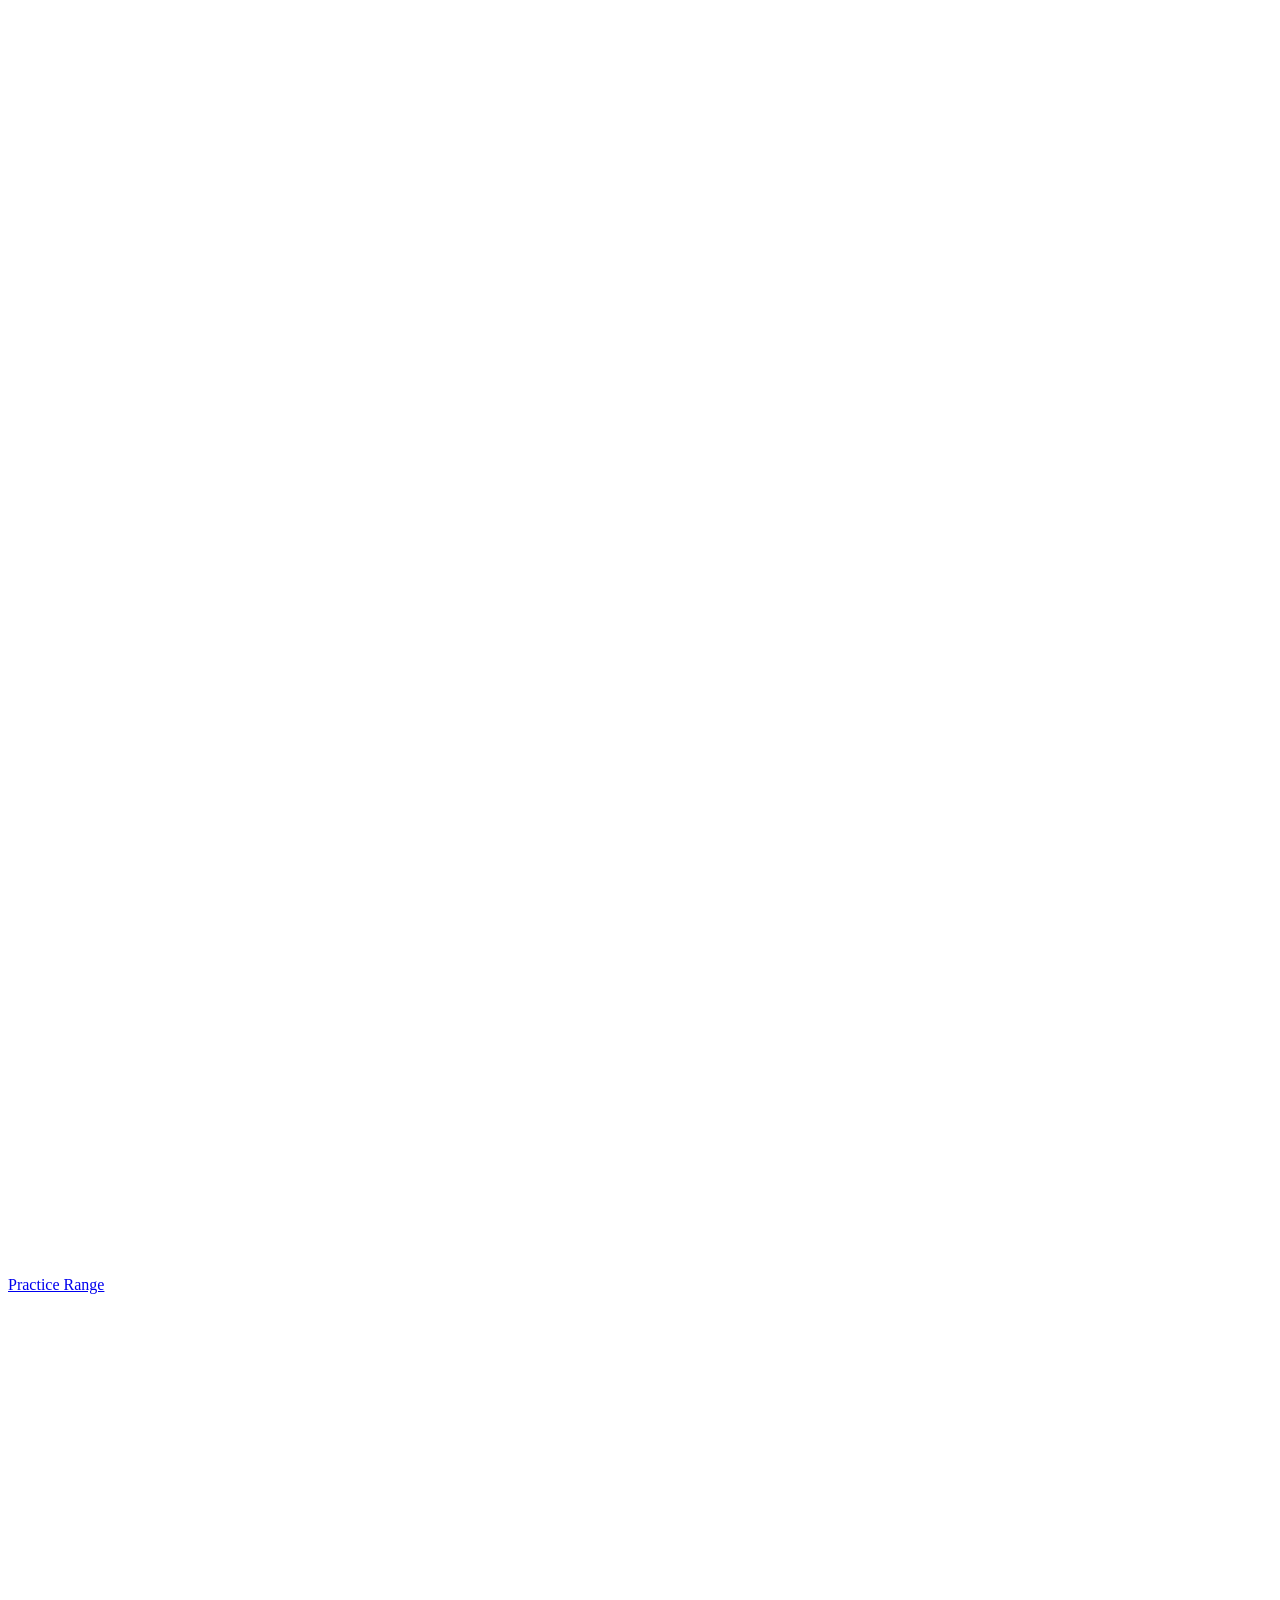
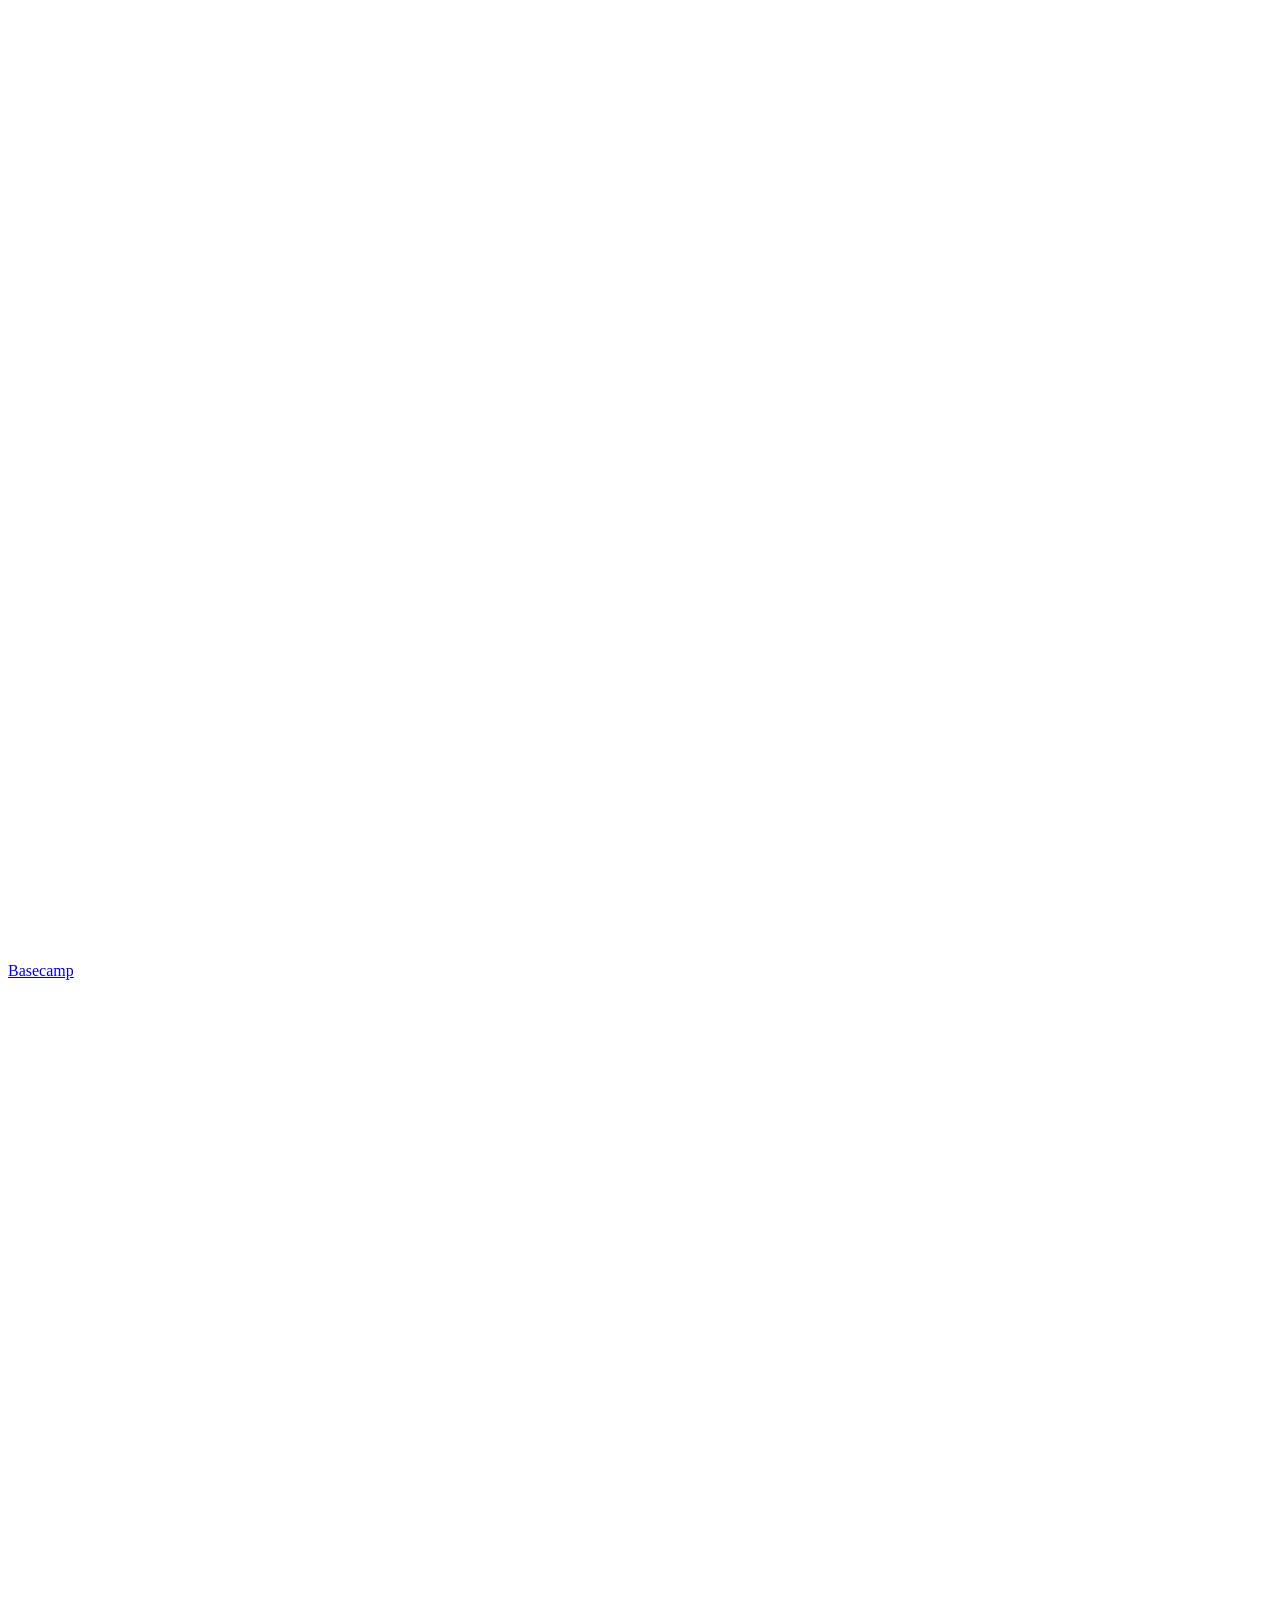
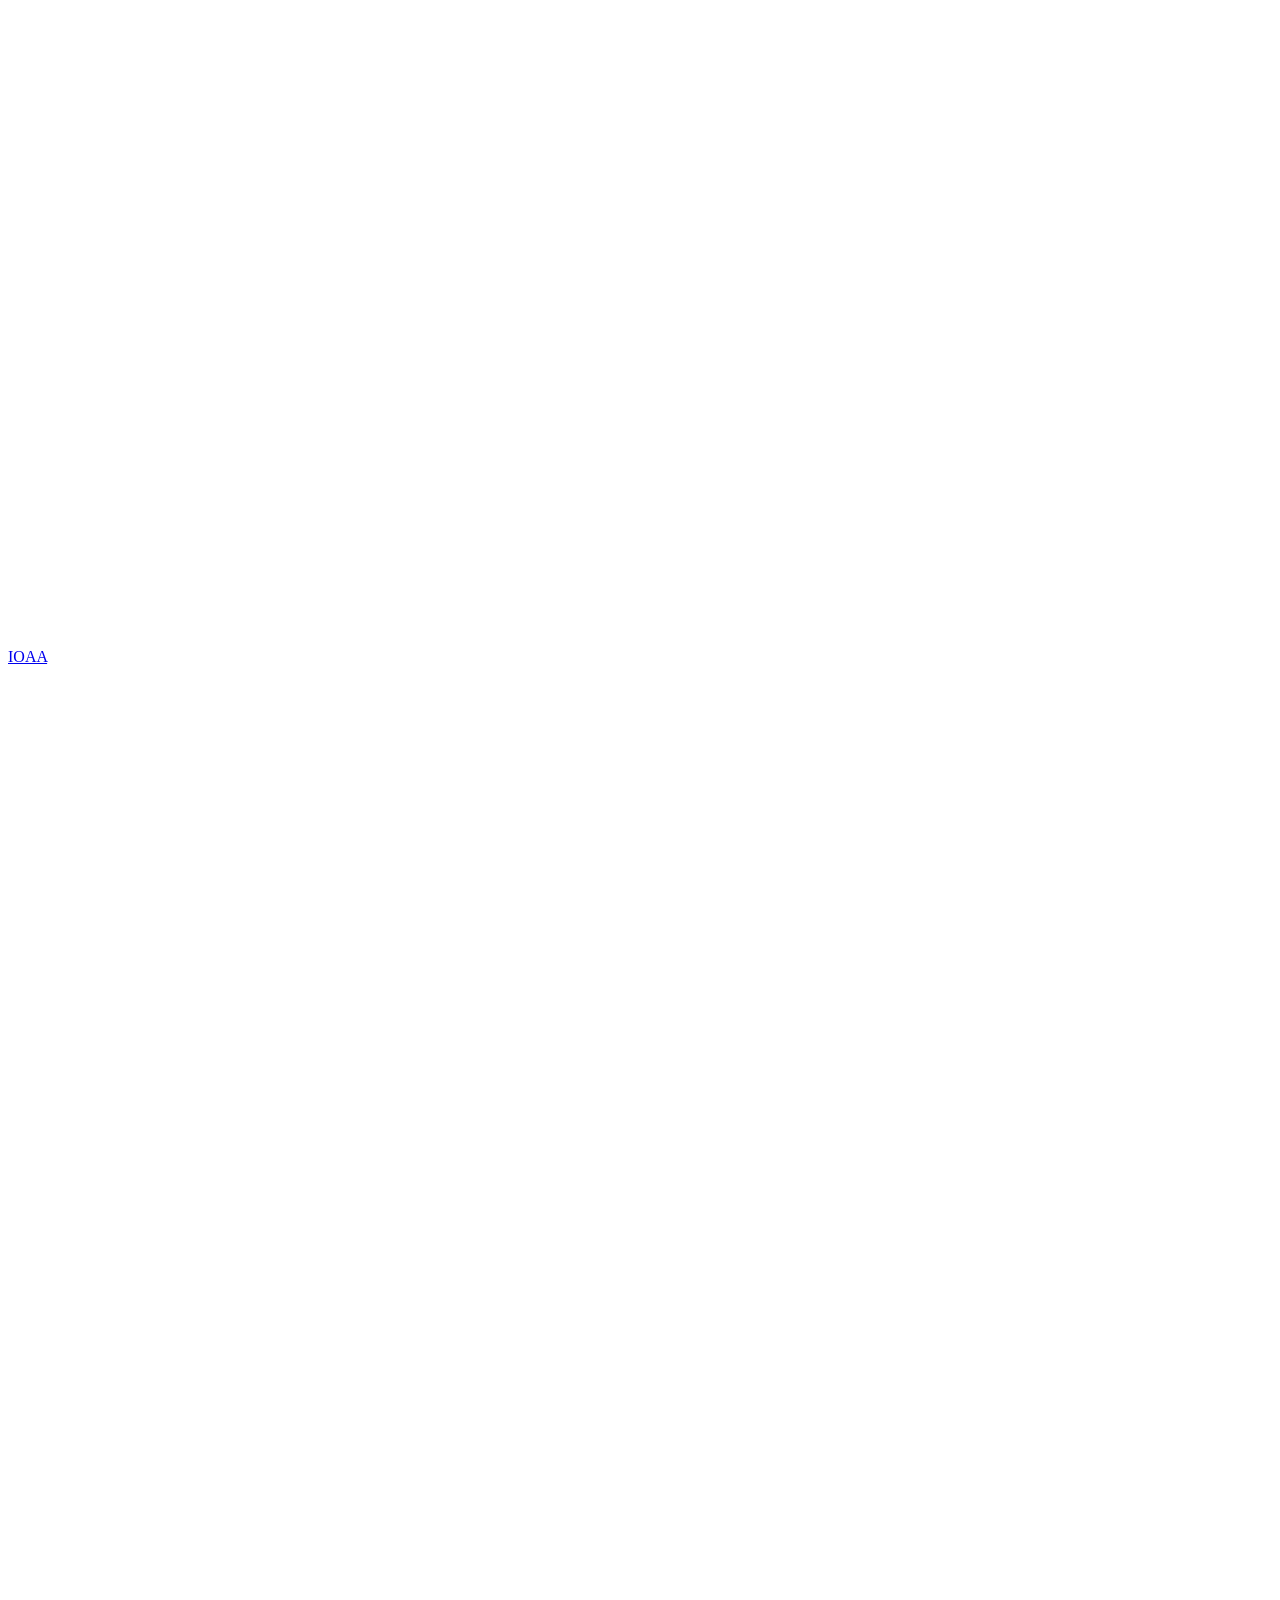
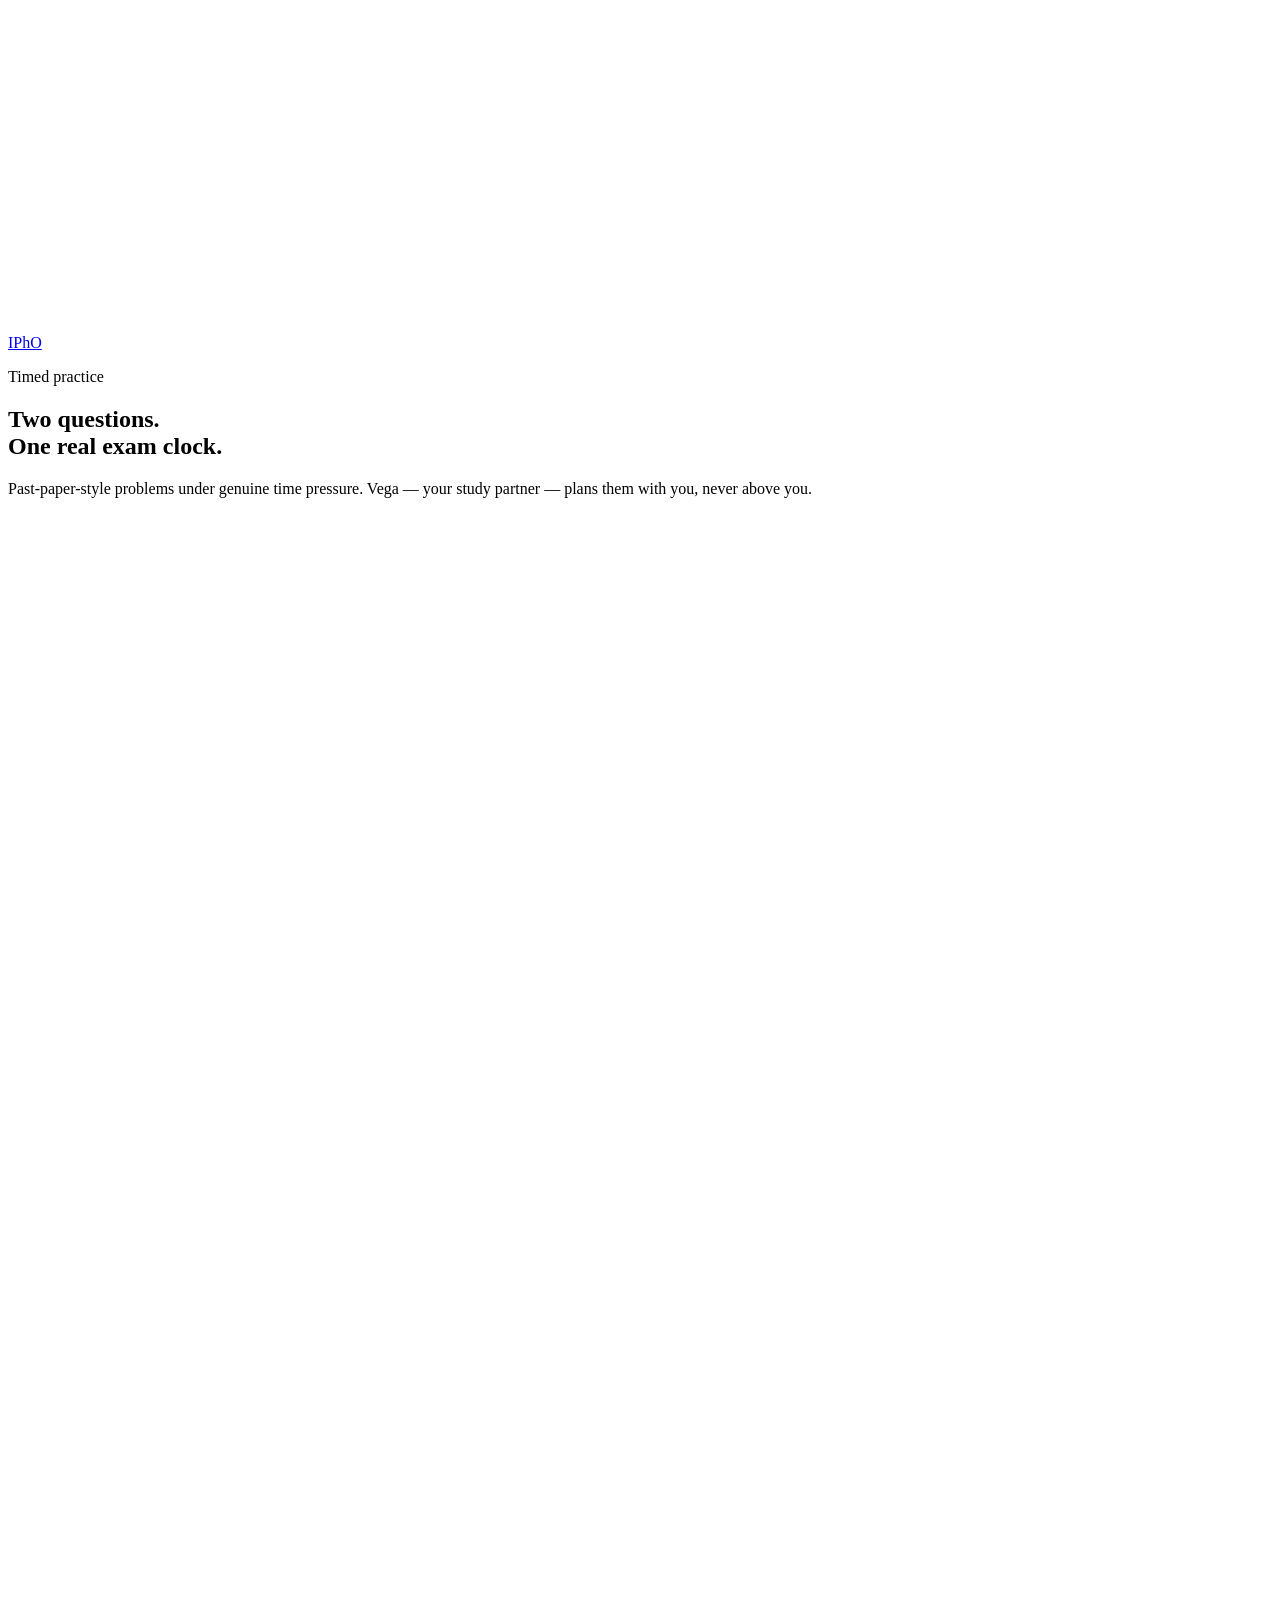
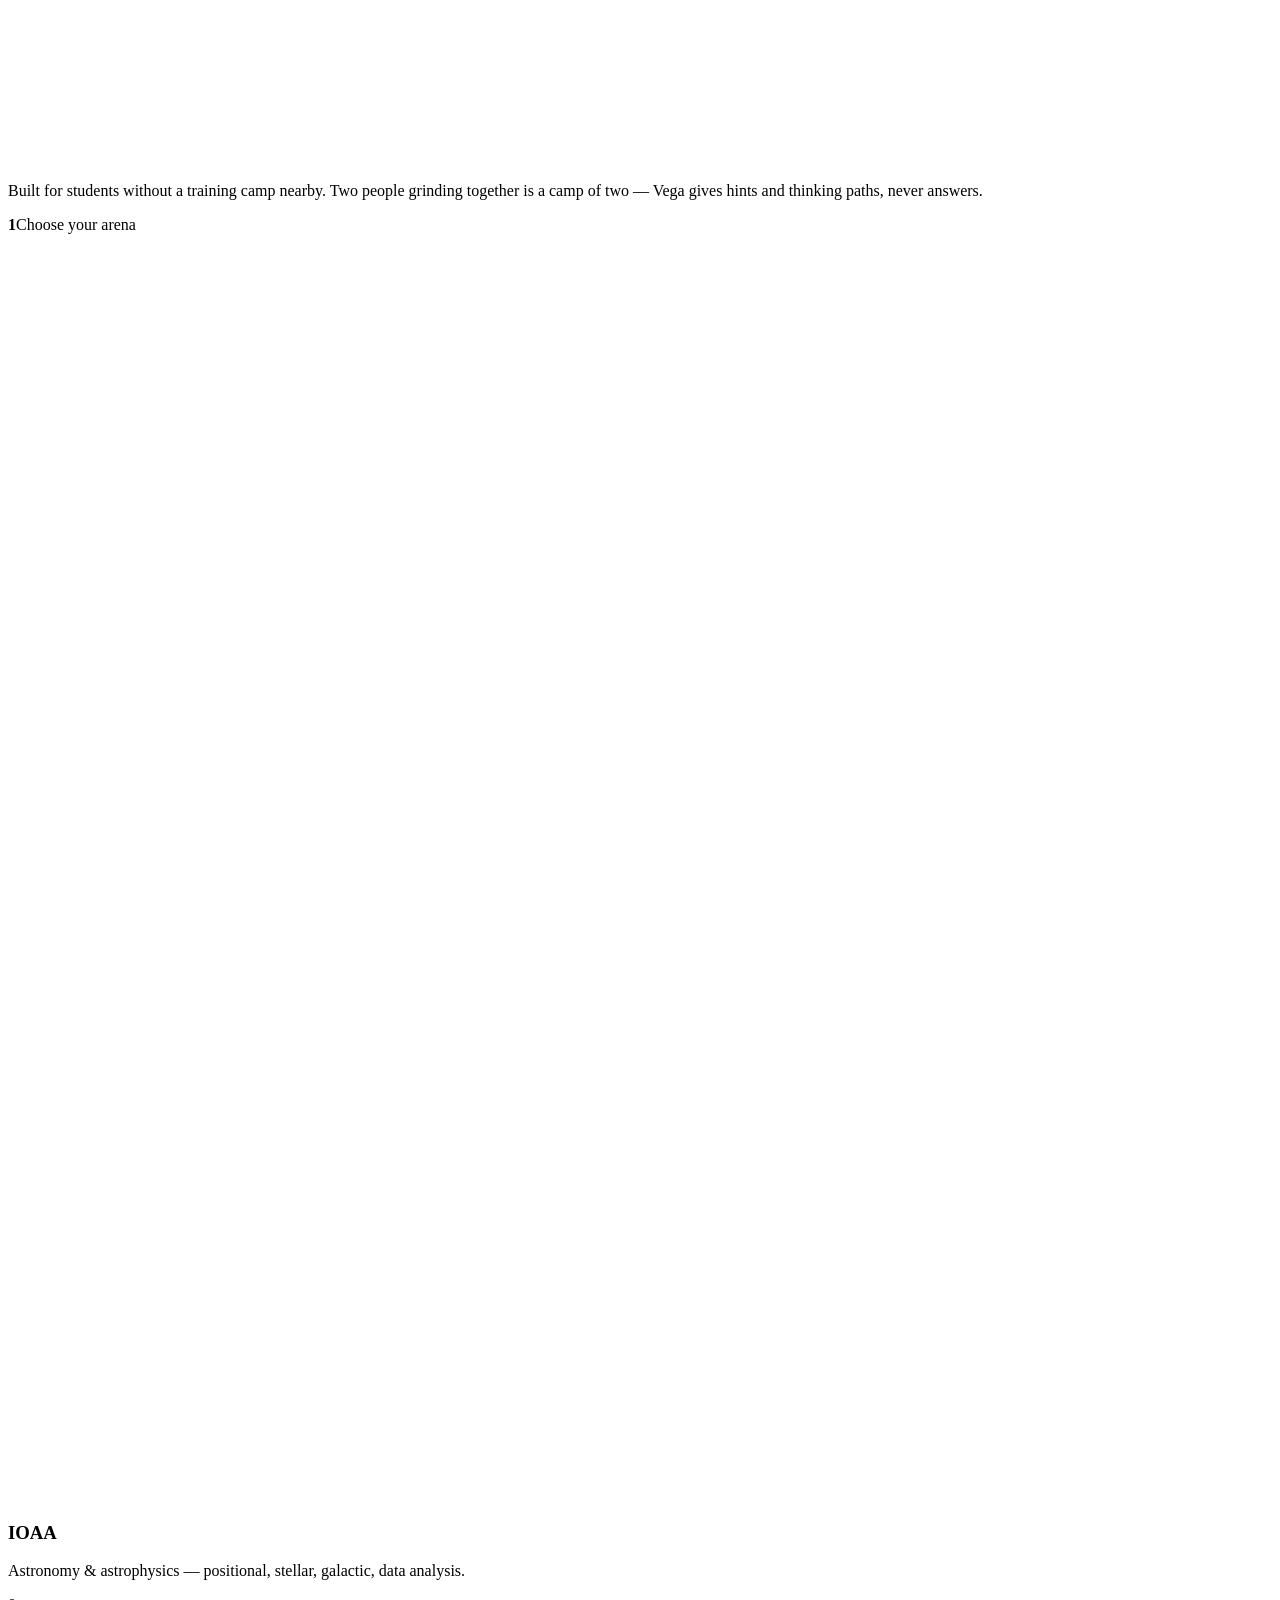
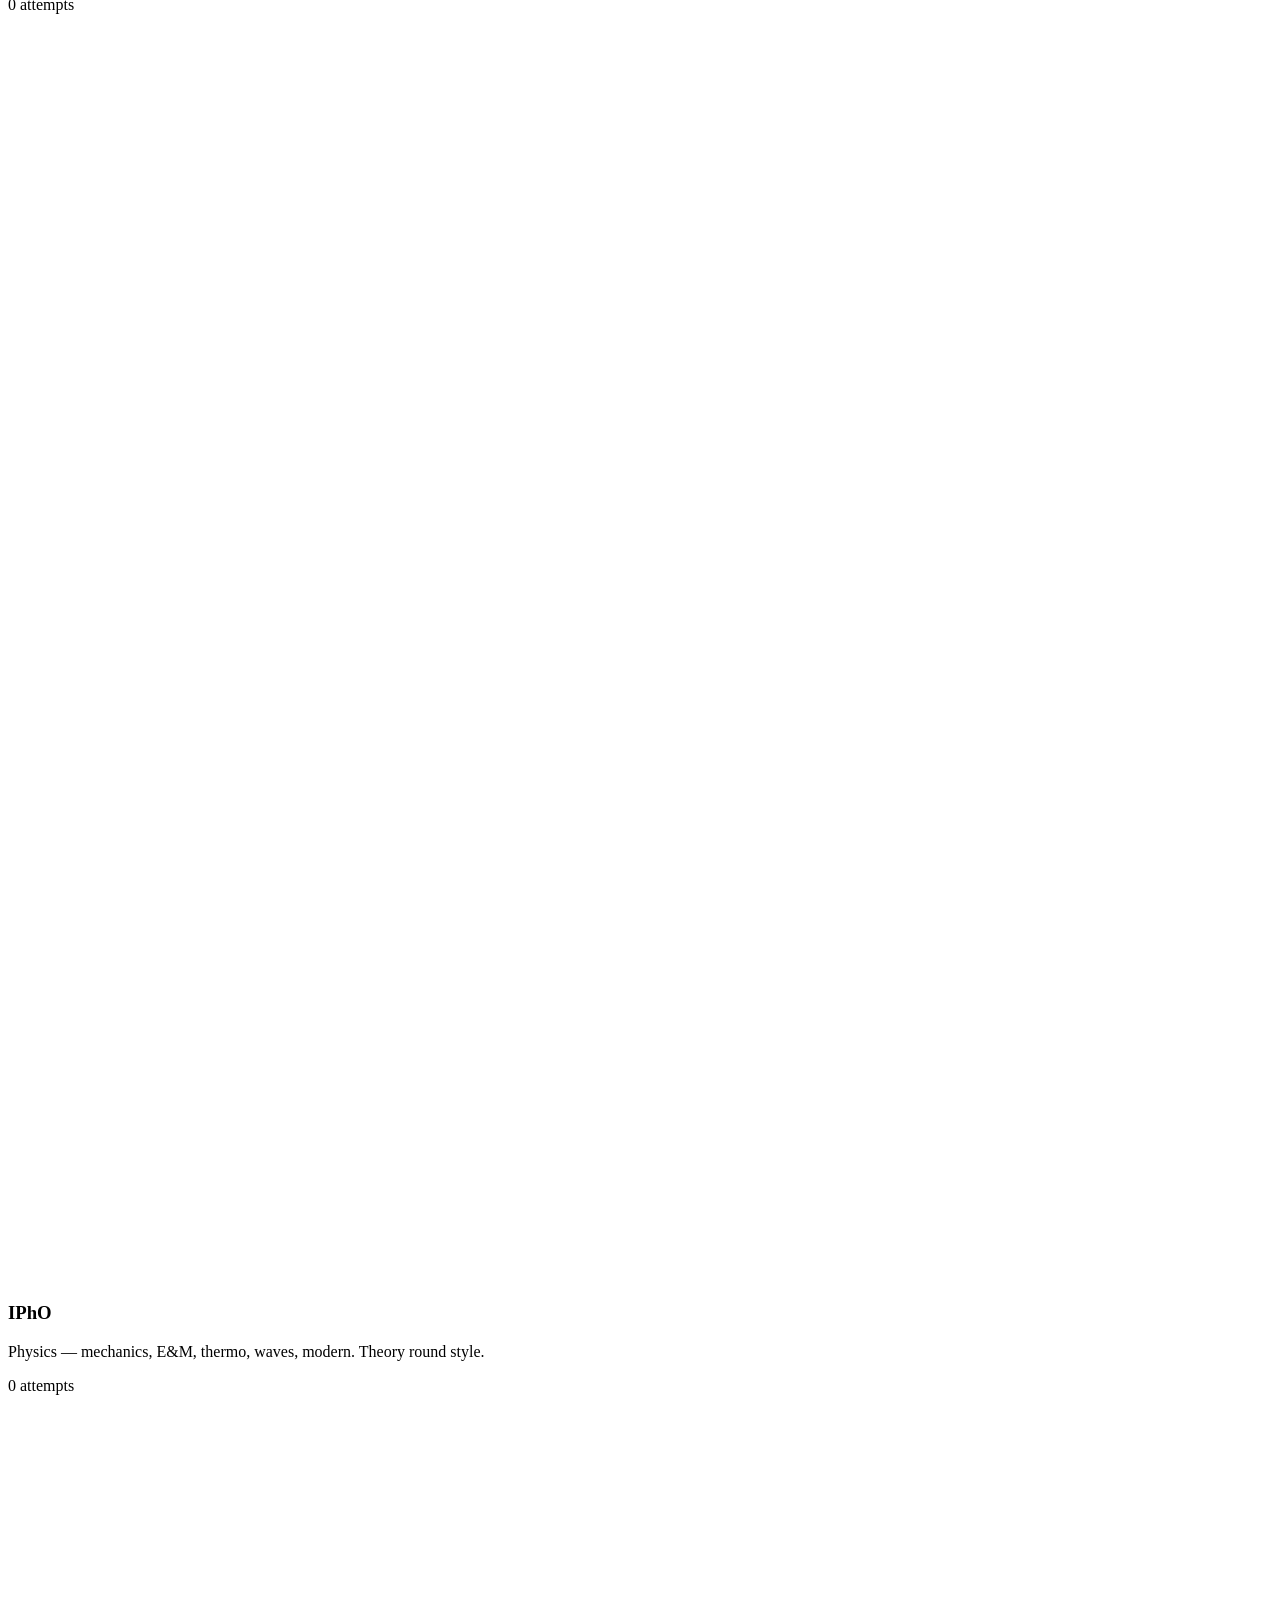
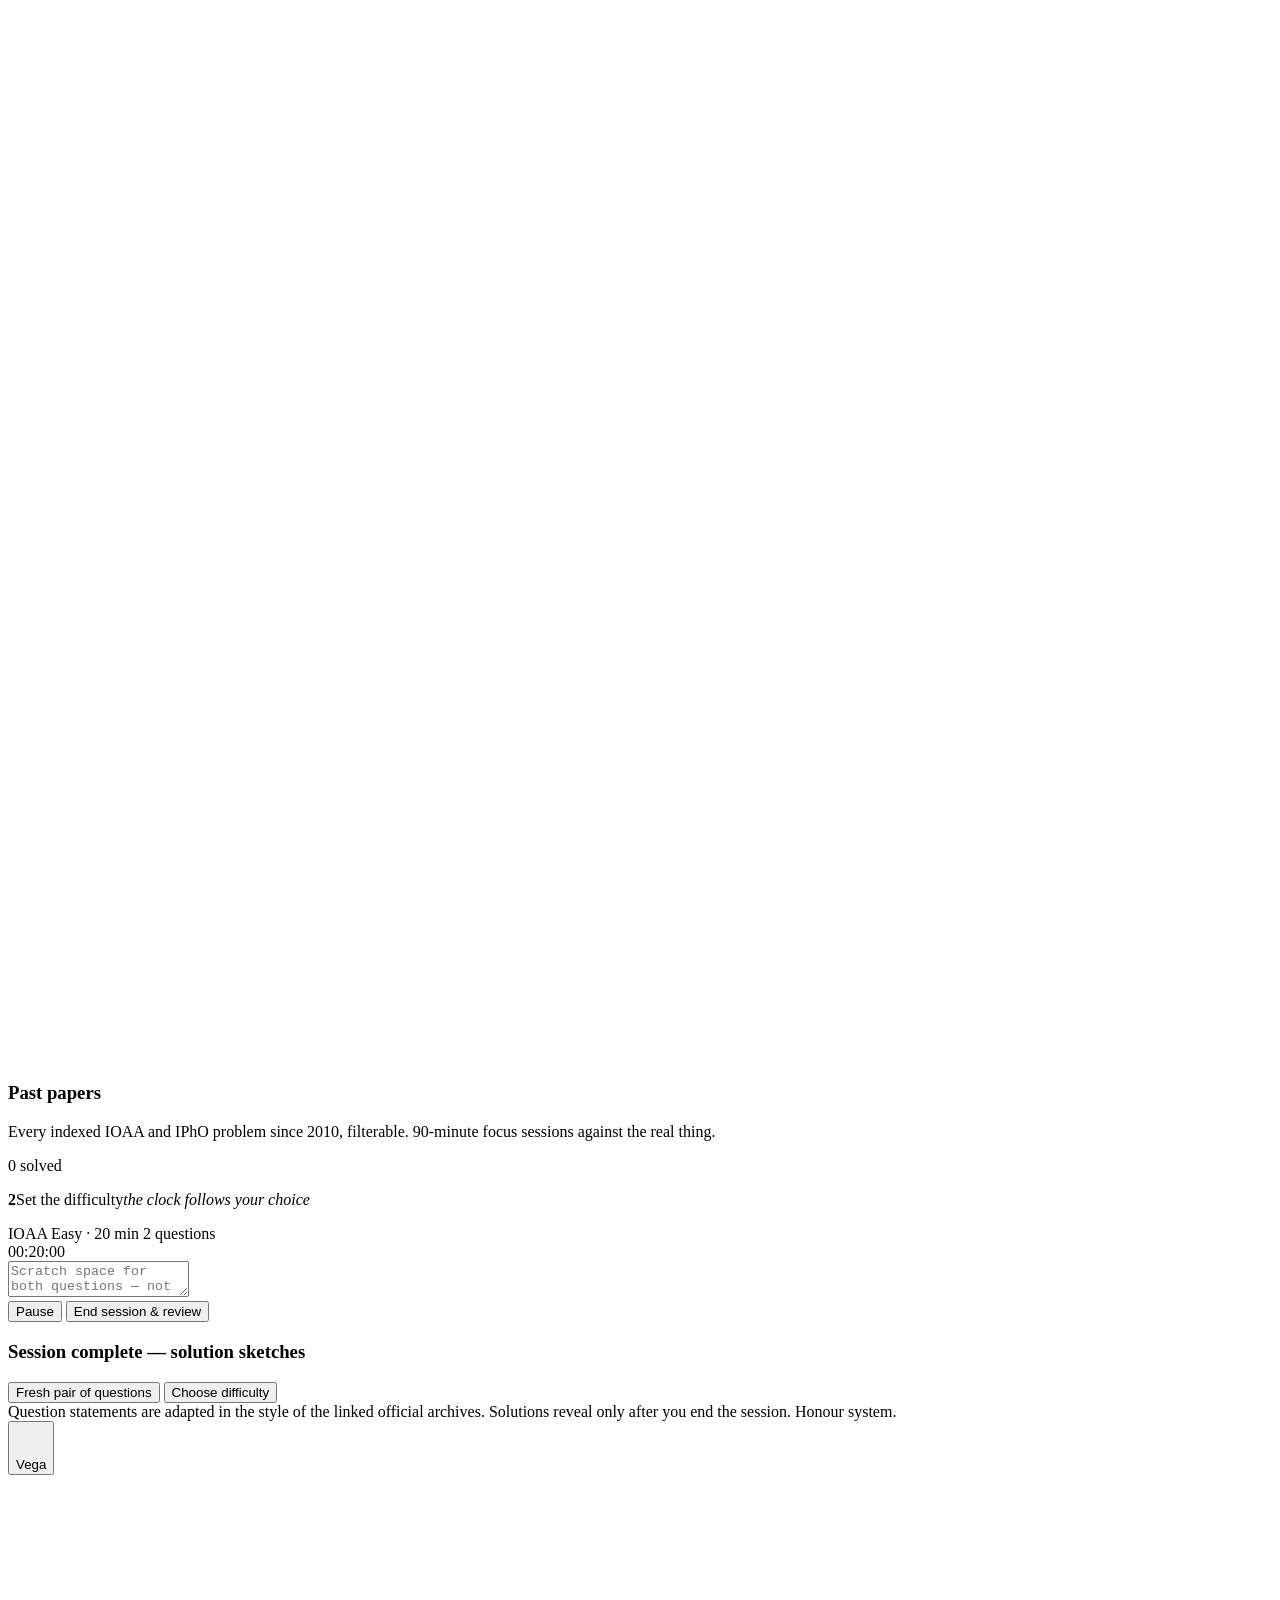
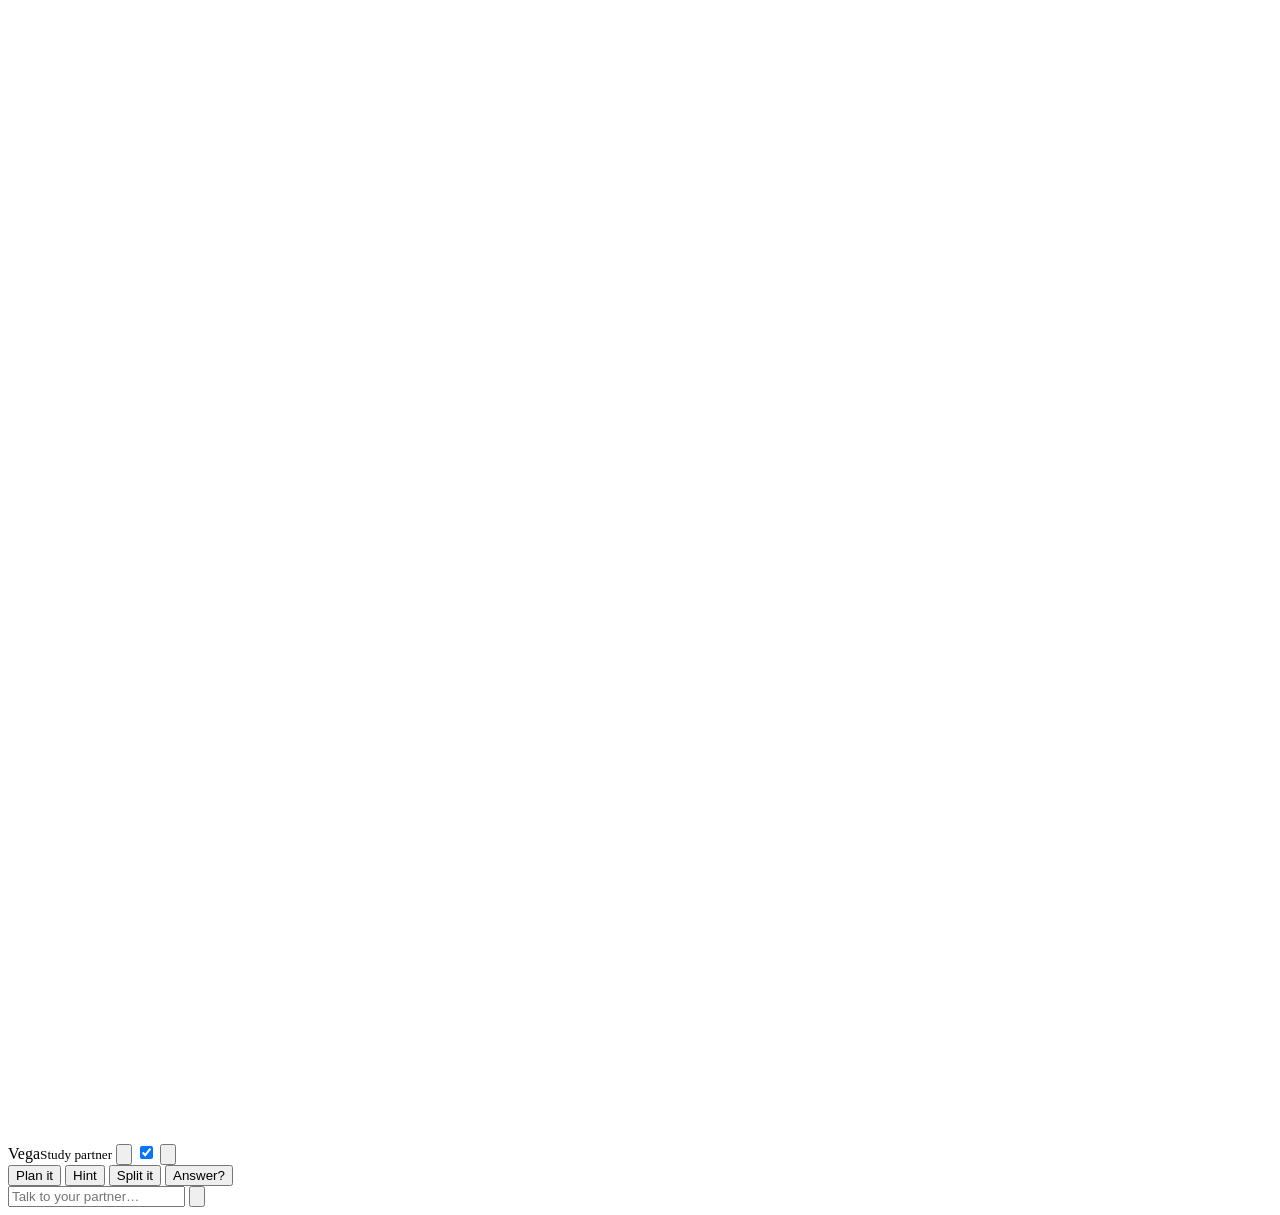
<file: src/practice.html>
<!DOCTYPE html>
<html lang="en" class="t-practice">
<head>
<meta charset="UTF-8">
<meta name="viewport" content="width=device-width, initial-scale=1">
<title>Practice Range — Olympiad Training</title>
<meta name="description" content="Timed past-paper-style practice for IOAA and IPhO, with Vega — a study partner that gives hints, never answers.">
<meta name="theme-color" content="#0C0C10">
<!--@FONTS-->
<style>
<!--@CSS-->
</style>
</head>
<body>
<div class="bg-field" aria-hidden="true"><i></i></div>
<!--@ICONS-->

<header class="top-app-bar">
  <div class="tab-inner">
    <a class="brand" href="index.html">
      <span class="brand-mark"><svg viewBox="0 0 24 24"><use href="#i-target"/></svg></span>
      <span class="brand-name">Practice Range</span>
    </a>
    <nav class="top-links">
      <a href="index.html"><svg viewBox="0 0 24 24"><use href="#i-home"/></svg><span>Basecamp</span></a>
      <a href="ioaa-study.html"><svg viewBox="0 0 24 24"><use href="#i-orbit"/></svg><span>IOAA</span></a>
      <a href="ipho-study.html"><svg viewBox="0 0 24 24"><use href="#i-atom"/></svg><span>IPhO</span></a>
    </nav>
  </div>
</header>

<main class="wrap">

  <section class="hero">
    <p class="overline">Timed practice</p>
    <h1 class="display-m">Two questions.<br>One real exam clock.</h1>
    <p class="hero-sub">Past-paper-style problems under genuine time pressure. Vega — your study partner — plans them with you, never above you.</p>
    <div class="mission-note">
      <svg viewBox="0 0 24 24"><use href="#i-users"/></svg>
      <span>Built for students without a training camp nearby. Two people grinding together is a camp of two — Vega gives hints and thinking paths, never answers.</span>
    </div>
  </section>

  <section class="step">
    <p class="step-label"><b>1</b><span>Choose your arena</span></p>
    <div class="cardrow">
      <div class="pick" data-olymp="ioaa">
        <h3><svg viewBox="0 0 24 24"><use href="#i-orbit"/></svg>IOAA</h3>
        <p>Astronomy &amp; astrophysics — positional, stellar, galactic, data analysis.</p>
        <span class="chip chip-xs" id="chipIoaa">0 attempts</span>
      </div>
      <div class="pick" data-olymp="ipho">
        <h3><svg viewBox="0 0 24 24"><use href="#i-atom"/></svg>IPhO</h3>
        <p>Physics — mechanics, E&amp;M, thermo, waves, modern. Theory round style.</p>
        <span class="chip chip-xs" id="chipIpho">0 attempts</span>
      </div>
      <div class="pick" data-olymp="ipho-pyq">
        <h3><svg viewBox="0 0 24 24"><use href="#i-doc"/></svg>Past papers</h3>
        <p>Every indexed IOAA and IPhO problem since 2010, filterable. 90-minute focus sessions against the real thing.</p>
        <span class="chip chip-xs" id="chipPyq">0 solved</span>
      </div>
    </div>
  </section>

  <section class="step">
    <p class="step-label"><b>2</b><span>Set the difficulty</span><em>the clock follows your choice</em></p>
    <div class="cardrow" id="diffRow"></div>
  </section>

  <section id="archiveBrowser" style="display:none">
    <div class="arch-head">
      <div>
        <h3 class="title-l">Past-paper archive</h3>
        <p class="body-s dim" style="margin-top:4px">Official problems and solutions, linked at source. <span id="pyqCount">—</span></p>
      </div>
      <div class="filters">
        <input class="input-pill" type="search" id="pyqSearch" placeholder="Search…" aria-label="Search papers">
        <select class="input-pill" id="pyqSubject" aria-label="Olympiad">
          <option value="">Both</option>
          <option value="ioaa">IOAA</option>
          <option value="ipho">IPhO</option>
        </select>
        <select class="input-pill" id="pyqYear" aria-label="Year"><option value="">All years</option></select>
        <select class="input-pill" id="pyqType" aria-label="Round">
          <option value="">All rounds</option>
          <option value="theory">Theory</option>
          <option value="data-analysis">Data analysis</option>
          <option value="experimental">Experimental</option>
        </select>
        <select class="input-pill" id="pyqTopic" aria-label="Topic"><option value="">All topics</option></select>
      </div>
    </div>
    <div id="pyqList" style="display:flex;flex-direction:column;gap:10px"></div>
  </section>

  <!-- ARENA -->
  <section class="arena" id="arena">
    <div class="exam-bar">
      <div class="exam-tags">
        <span class="tag key" id="tagOlymp">IOAA</span>
        <span class="tag" id="tagDiff">Easy · 20 min</span>
        <span class="tag">2 questions</span>
      </div>
      <span class="timer num" id="clock">00:20:00</span>
    </div>
    <div class="tbar" id="tbar"><i id="tfill" style="width:100%"></i></div>

    <div class="arena-body">
      <div id="qList"></div>
      <textarea id="scratch" placeholder="Scratch space for both questions — not saved"></textarea>
      <div class="hintlog" id="hintLog"></div>
      <div class="btnrow">
        <button id="btnPause">Pause</button>
        <button class="gold" id="btnEnd">End session &amp; review</button>
      </div>
    </div>
  </section>

  <!-- REVIEW -->
  <section class="review" id="review">
    <div class="review-body">
      <h3>Session complete — solution sketches</h3>
      <div id="reviewBody"></div>
      <div class="btnrow">
        <button class="gold" id="btnNext">Fresh pair of questions</button>
        <button id="btnBack">Choose difficulty</button>
      </div>
    </div>
  </section>

  <footer class="foot">Question statements are adapted in the style of the linked official archives. Solutions reveal only after you end the session. Honour system.</footer>
</main>

<!-- VEGA -->
<button id="vegaBtn" title="Vega — your study partner">
  <svg viewBox="0 0 24 24"><use href="#i-spark"/></svg><span>Vega</span>
</button>

<div id="vegaBubble">
  <div class="vhead">
    <span class="vava"><svg viewBox="0 0 24 24"><use href="#i-spark"/></svg></span>
    <span class="vname">Vega<small>Study partner</small></span>
    <button class="icon-btn icon-btn-s" id="vegaGear" title="Gemini settings"><svg viewBox="0 0 24 24"><use href="#i-gear"/></svg></button>
    <label class="switch" title="Enable or disable Vega">
      <input type="checkbox" id="vegaSwitch" checked><span class="track"></span>
    </label>
    <button class="icon-btn icon-btn-s" id="vegaClose" title="Close"><svg viewBox="0 0 24 24"><use href="#i-close"/></svg></button>
  </div>

  <div id="vegaSettings" style="display:none">
    <div class="lbl">Gemini API key — stored only in this browser</div>
    <input class="input-pill" id="vegaApiKey" type="password" placeholder="AIza…" autocomplete="off">
    <div class="lbl">Model</div>
    <input class="input-pill" id="vegaApiModel" type="text" value="gemini-3.7-flash">
    <div style="display:flex;gap:8px">
      <button id="vegaSaveKey" class="gold" style="flex:1">Save</button>
      <button id="vegaClearKey" style="flex:1">Clear</button>
    </div>
    <div id="vegaKeyStatus"></div>
    <p class="keynote">Your key is saved only in this browser's local storage and goes directly from your browser to Google, never through a server. Anyone with access to this device could read it via dev tools, so don't paste a key here on a shared computer. Get a free key at <a href="https://aistudio.google.com/apikey" target="_blank" rel="noopener">aistudio.google.com/apikey</a>.</p>
  </div>

  <div id="vegaChat"></div>
  <div class="vquick" id="vquick">
    <button id="qvPlan">Plan it</button>
    <button id="qvHint">Hint</button>
    <button id="qvSplit">Split it</button>
    <button id="qvAnswer">Answer?</button>
  </div>
  <div class="vinput" id="vinput">
    <input id="vegaText" placeholder="Talk to your partner…" maxlength="220">
    <button id="vegaSend" aria-label="Send"><svg viewBox="0 0 24 24"><use href="#i-send"/></svg></button>
  </div>
</div>

<!--@SCRIPTS-->
</body>
</html>
</file>
